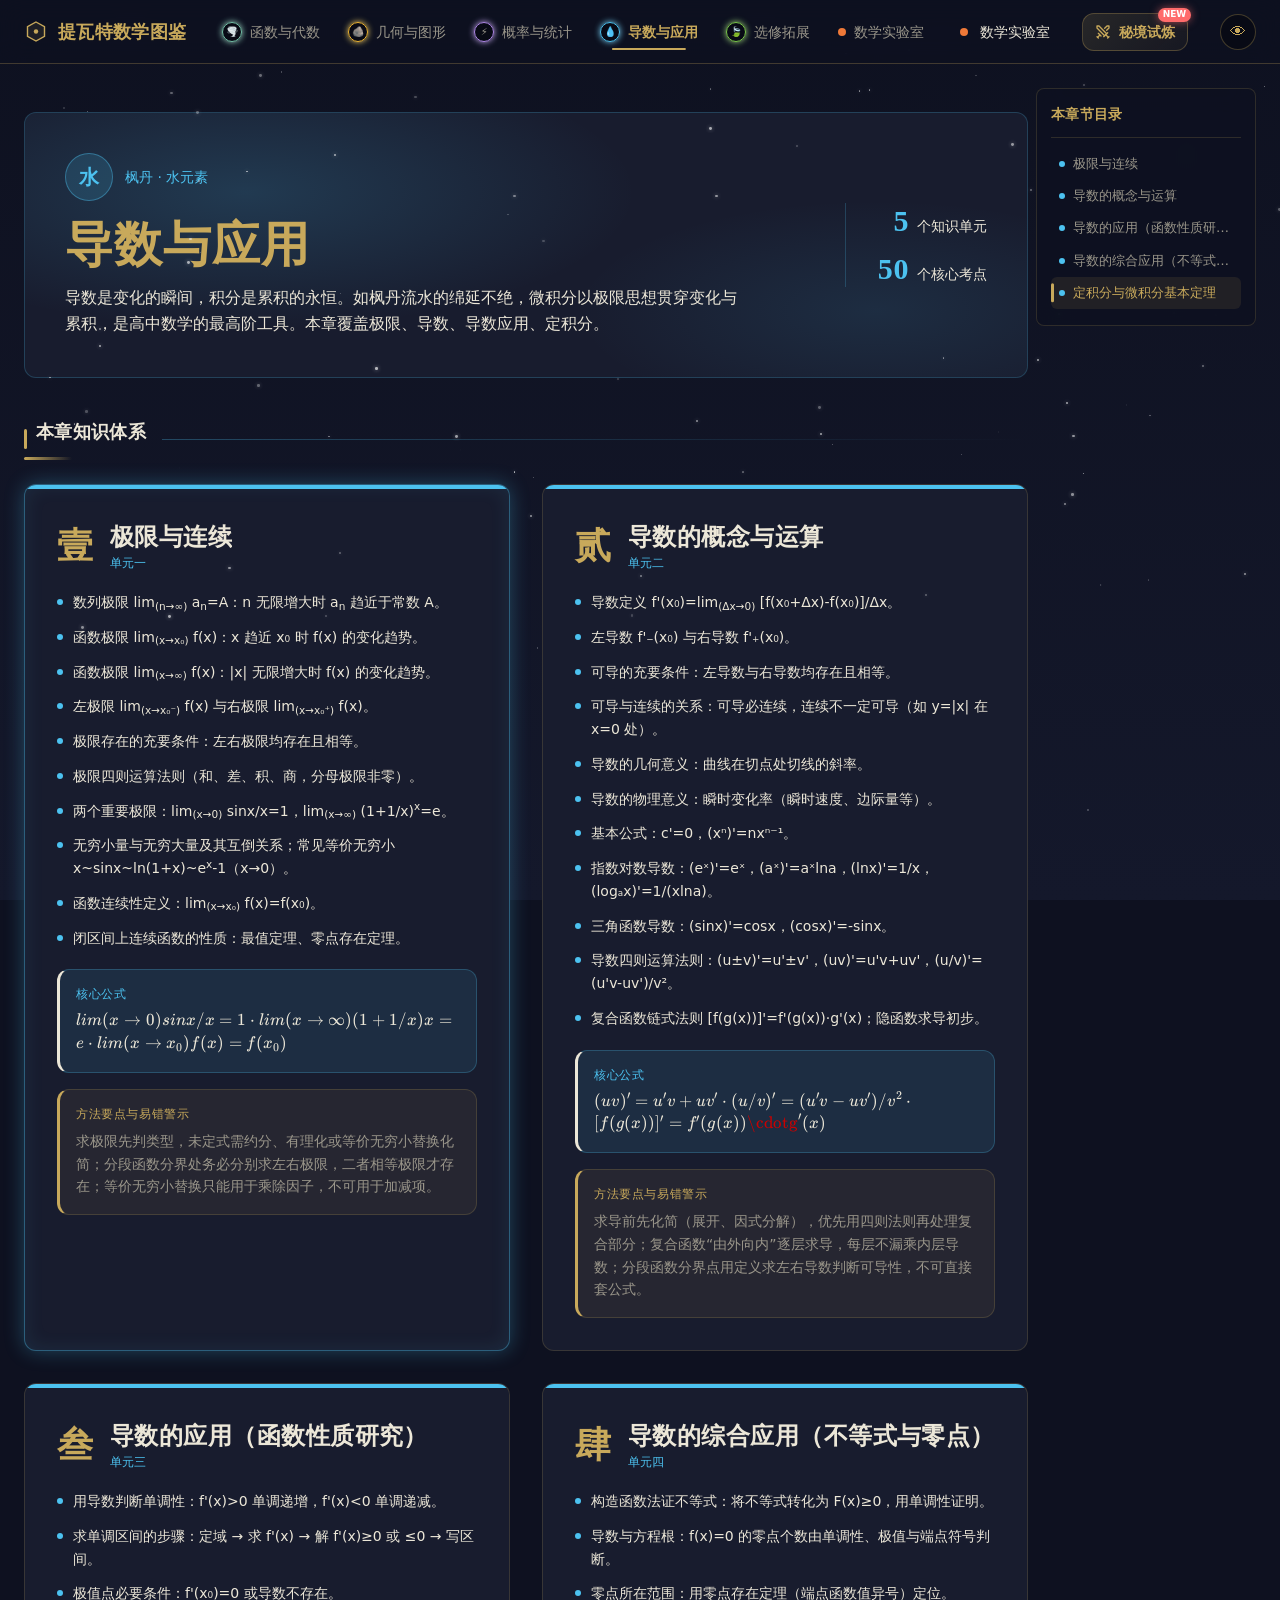
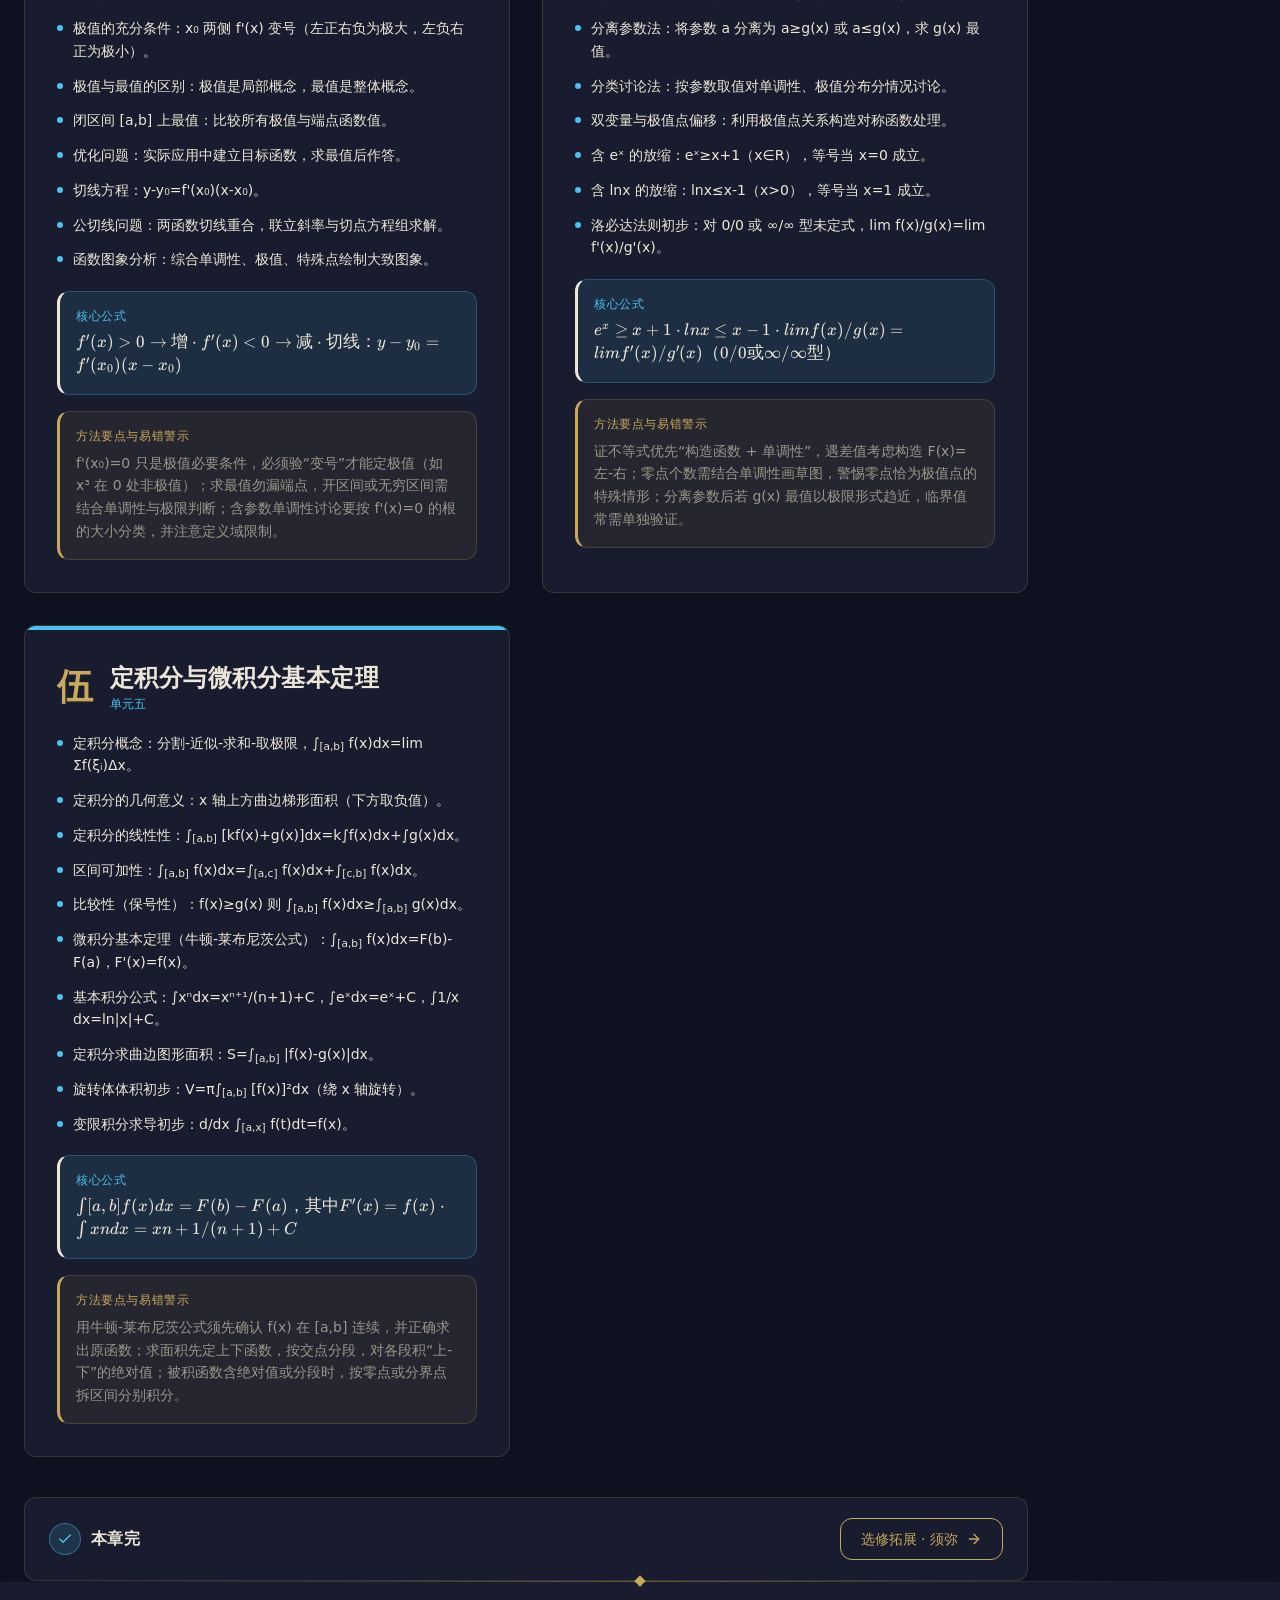
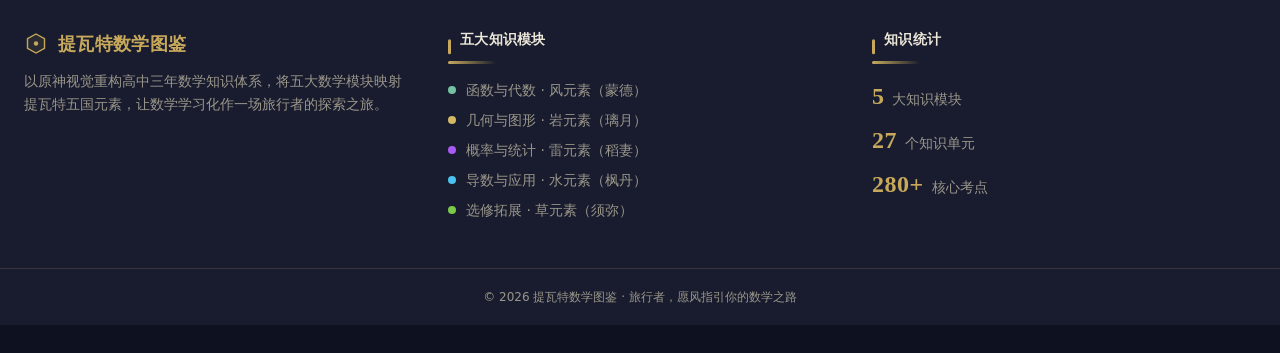
<file: calculus.html>
<!DOCTYPE html>
<html lang="zh" class="dark">
<head>
    <meta charset="UTF-8">
    <meta name="viewport" content="width=device-width, initial-scale=1.0, viewport-fit=cover">
    <meta name="apple-mobile-web-app-capable" content="yes">
    <meta name="apple-mobile-web-app-status-bar-style" content="black-translucent">
    <meta name="theme-color" content="#0D0B1A">
    <meta http-equiv="Cache-Control" content="no-cache, no-store, must-revalidate"><meta http-equiv="Pragma" content="no-cache"><meta http-equiv="Expires" content="0">
    <title>提瓦特数学图鉴</title>
    <meta name="description" content="微积分知识页：极限、导数、积分与微分方程的高中知识点总结。">
    <meta property="og:title" content="微积分 · 提瓦特数学图鉴">
    <meta property="og:description" content="极限、导数、积分与微分方程的高中知识点总结。">
    <meta property="og:type" content="website">
    <meta property="og:url" content="https://ll-lk.github.io/yuanshen/calculus.html">
    <meta property="og:image" content="https://ll-lk.github.io/yuanshen/assets/favicon.svg">
    <link rel="canonical" href="https://ll-lk.github.io/yuanshen/calculus.html">
    <meta name="twitter:card" content="summary">
    <meta name="twitter:title" content="微积分 · 提瓦特数学图鉴">
    <meta name="twitter:description" content="极限、导数、积分与微分方程的高中知识点总结。">
    <link rel="preload" href="assets/favicon.svg" as="image" type="image/svg+xml">
    <link rel="preconnect" href="https://genshin.jmp.blue">
    <link rel="dns-prefetch" href="https://genshin.jmp.blue">
    <script type="application/ld+json">
    {
      "@context": "https://schema.org",
      "@type": "WebPage",
      "name": "微积分 · 提瓦特数学图鉴",
      "description": "极限、导数、积分与微分方程的高中知识点总结。",
      "url": "https://ll-lk.github.io/yuanshen/calculus.html",
      "isPartOf": {
        "@type": "WebSite",
        "name": "提瓦特数学图鉴",
        "url": "https://ll-lk.github.io/yuanshen/"
      }
    }
    </script>
    <link rel="icon" href="assets/favicon.svg" type="image/svg+xml">
    <link rel="manifest" href="manifest.json">
    <link rel="apple-touch-icon" href="assets/favicon.svg">
    <style id="theme-vars">
/* ============================================================
   提瓦特数学图鉴 · 原神视觉风格配色与字体系统
   Brand prefix: genshin
   主色：原神金（命之座/品质金）· 背景：提瓦特夜空深蓝紫
   ============================================================ */

/* ---------- Light Mode（浅色·白日提瓦特） ---------- */
:root {
  --genshin-primary: #B8932E;
  --genshin-primary-foreground: #FBF7EC;

  --genshin-primary-50: #FBF6E7;
  --genshin-primary-100: #F3E8C2;
  --genshin-primary-200: #E7D08A;
  --genshin-primary-300: #D9B85A;
  --genshin-primary-400: #C8A14A;
  --genshin-primary-500: #B8932E;
  --genshin-primary-600: #9A7826;
  --genshin-primary-700: #7C5F20;
  --genshin-primary-800: #5E471A;
  --genshin-primary-900: #423014;
  --genshin-primary-950: #2A1E0C;

  /* 中性色 —— 暖羊皮纸 / 石板 */
  --genshin-background: #F6F1E4;
  --genshin-foreground: #2A2418;
  --genshin-card: #FBF7EC;
  --genshin-card-foreground: #2A2418;
  --genshin-popover: #FBF7EC;
  --genshin-popover-foreground: #2A2418;
  --genshin-muted: #E7DFC9;
  --genshin-muted-foreground: #6B6048;
  --genshin-border: #D8CDA8;
  --genshin-input: #D8CDA8;
  --genshin-ring: #B8932E;

  /* 状态色 */
  --genshin-state-success: #4F9E78;
  --genshin-state-warning: #C8941E;
  --genshin-state-error: #C25442;
  --genshin-state-info: #4A93C2;

  /* 圆角 —— 原神 UI 偏方正克制 */
  --genshin-radius-small: 4px;
  --genshin-radius-medium: 8px;
  --genshin-radius-large: 12px;
  --genshin-radius-full: 9999px;
}

/* ---------- Dark Mode（深色·提瓦特夜空） 默认 ---------- */
.dark {
  --genshin-primary: #C8A95B;
  --genshin-primary-foreground: #1A1408;

  --genshin-primary-50: #2A1E0C;
  --genshin-primary-100: #423014;
  --genshin-primary-200: #5E471A;
  --genshin-primary-300: #7C5F20;
  --genshin-primary-400: #9A7826;
  --genshin-primary-500: #B8932E;
  --genshin-primary-600: #C8A95B;
  --genshin-primary-700: #D9B85A;
  --genshin-primary-800: #E7D08A;
  --genshin-primary-900: #F3E8C2;
  --genshin-primary-950: #FBF6E7;

  /* 中性色 —— 提瓦特夜空深蓝紫 */
  --genshin-background: #0E1120;
  --genshin-foreground: #ECE7D8;
  --genshin-card: #181C2E;
  --genshin-card-foreground: #ECE7D8;
  --genshin-popover: #1F2438;
  --genshin-popover-foreground: #ECE7D8;
  --genshin-muted: #262B42;
  --genshin-muted-foreground: #9A968A;
  --genshin-border: rgba(200, 169, 91, 0.18);
  --genshin-input: rgba(200, 169, 91, 0.28);
  --genshin-ring: #C8A95B;

  /* 状态色 */
  --genshin-state-success: #74C2A1;
  --genshin-state-warning: #E6B445;
  --genshin-state-error: #D97766;
  --genshin-state-info: #6FB7E0;
}

/* ---------- Tailwind @theme inline 映射 ---------- */
@theme inline {
  --color-background: var(--genshin-background);
  --color-foreground: var(--genshin-foreground);
  --color-card: var(--genshin-card);
  --color-card-foreground: var(--genshin-card-foreground);
  --color-popover: var(--genshin-popover);
  --color-popover-foreground: var(--genshin-popover-foreground);
  --color-primary: var(--genshin-primary);
  --color-primary-foreground: var(--genshin-primary-foreground);
  --color-muted: var(--genshin-muted);
  --color-muted-foreground: var(--genshin-muted-foreground);
  --color-border: var(--genshin-border);
  --color-input: var(--genshin-input);
  --color-ring: var(--genshin-ring);

  --color-state-success: var(--genshin-state-success);
  --color-state-warning: var(--genshin-state-warning);
  --color-state-error: var(--genshin-state-error);
  --color-state-info: var(--genshin-state-info);

  --radius-sm: var(--genshin-radius-small);
  --radius-md: var(--genshin-radius-medium);
  --radius-lg: var(--genshin-radius-large);
  --radius-full: var(--genshin-radius-full);
}

/* ---------- 字体系统 ---------- */
/* 标题：衬线体（奇幻史诗感） · 正文：无衬线（现代易读） */
.font-display {
  font-family: "Noto Serif SC", "Songti SC", "STSong", serif;
  font-weight: 600;
  letter-spacing: 0.02em;
}
.font-body {
  font-family: "Noto Sans SC", "PingFang SC", "Microsoft YaHei", system-ui, sans-serif;
}

    @keyframes pulse{0%,100%{transform:scale(1);opacity:1}50%{transform:scale(1.15);opacity:0.85}}
</style>
    <script src="assets/vendor/tailwind-browser-4.3.1.js"></script>
    <script src="assets/vendor/lucide-1.8.0.min.js"></script>
    <link rel="stylesheet" href="assets/vendor/katex/katex.min.css">
    <script src="assets/vendor/katex/katex.min.js"></script>
    <style type="text/tailwindcss">
  @theme inline {
    --color-background: var(--genshin-background);
    --color-foreground: var(--genshin-foreground);
    --color-card: var(--genshin-card);
    --color-card-foreground: var(--genshin-card-foreground);
    --color-popover: var(--genshin-popover);
    --color-popover-foreground: var(--genshin-popover-foreground);
    --color-primary: var(--genshin-primary);
    --color-primary-foreground: var(--genshin-primary-foreground);
    --color-muted: var(--genshin-muted);
    --color-muted-foreground: var(--genshin-muted-foreground);
    --color-border: var(--genshin-border);
    --color-input: var(--genshin-input);
    --color-ring: var(--genshin-ring);
    --radius-sm: var(--genshin-radius-small);
    --radius-md: var(--genshin-radius-medium);
    --radius-lg: var(--genshin-radius-large);
  }
  @layer base {
    body { background: var(--genshin-background); color: var(--genshin-foreground); }
    td, th { @apply break-words; word-break: break-all; word-break: auto-phrase; }
    th { @apply whitespace-nowrap; }
  }
    </style>
    <style id="semantic-token-fallback">
      .bg-background { background-color: var(--genshin-background); }
      .text-background { color: var(--genshin-background); }
      .border-background { border-color: var(--genshin-background); }
      .ring-background { --tw-ring-color: var(--genshin-background); }
      .bg-foreground { background-color: var(--genshin-foreground); }
      .text-foreground { color: var(--genshin-foreground); }
      .border-foreground { border-color: var(--genshin-foreground); }
      .ring-foreground { --tw-ring-color: var(--genshin-foreground); }
      .bg-card { background-color: var(--genshin-card); }
      .text-card { color: var(--genshin-card); }
      .border-card { border-color: var(--genshin-card); }
      .ring-card { --tw-ring-color: var(--genshin-card); }
      .bg-card-foreground { background-color: var(--genshin-card-foreground); }
      .text-card-foreground { color: var(--genshin-card-foreground); }
      .border-card-foreground { border-color: var(--genshin-card-foreground); }
      .ring-card-foreground { --tw-ring-color: var(--genshin-card-foreground); }
      .bg-popover { background-color: var(--genshin-popover); }
      .text-popover { color: var(--genshin-popover); }
      .border-popover { border-color: var(--genshin-popover); }
      .ring-popover { --tw-ring-color: var(--genshin-popover); }
      .bg-popover-foreground { background-color: var(--genshin-popover-foreground); }
      .text-popover-foreground { color: var(--genshin-popover-foreground); }
      .border-popover-foreground { border-color: var(--genshin-popover-foreground); }
      .ring-popover-foreground { --tw-ring-color: var(--genshin-popover-foreground); }
      .bg-primary { background-color: var(--genshin-primary); }
      .text-primary { color: var(--genshin-primary); }
      .border-primary { border-color: var(--genshin-primary); }
      .ring-primary { --tw-ring-color: var(--genshin-primary); }
      .bg-primary-foreground { background-color: var(--genshin-primary-foreground); }
      .text-primary-foreground { color: var(--genshin-primary-foreground); }
      .border-primary-foreground { border-color: var(--genshin-primary-foreground); }
      .ring-primary-foreground { --tw-ring-color: var(--genshin-primary-foreground); }
      .bg-muted { background-color: var(--genshin-muted); }
      .text-muted { color: var(--genshin-muted); }
      .border-muted { border-color: var(--genshin-muted); }
      .ring-muted { --tw-ring-color: var(--genshin-muted); }
      .bg-muted-foreground { background-color: var(--genshin-muted-foreground); }
      .text-muted-foreground { color: var(--genshin-muted-foreground); }
      .border-muted-foreground { border-color: var(--genshin-muted-foreground); }
      .ring-muted-foreground { --tw-ring-color: var(--genshin-muted-foreground); }
      .bg-border { background-color: var(--genshin-border); }
      .text-border { color: var(--genshin-border); }
      .border-border { border-color: var(--genshin-border); }
      .ring-border { --tw-ring-color: var(--genshin-border); }
      .bg-input { background-color: var(--genshin-input); }
      .text-input { color: var(--genshin-input); }
      .border-input { border-color: var(--genshin-input); }
      .ring-input { --tw-ring-color: var(--genshin-input); }
      .bg-ring { background-color: var(--genshin-ring); }
      .text-ring { color: var(--genshin-ring); }
      .border-ring { border-color: var(--genshin-ring); }
      .ring-ring { --tw-ring-color: var(--genshin-ring); }
    </style>
    <style>
      .no-scrollbar::-webkit-scrollbar { display: none; }
      .no-scrollbar { -ms-overflow-style: none; scrollbar-width: none; }
      [data-icon] {
        display: inline-flex;
        align-items: center;
        justify-content: center;
        -webkit-mask-size: contain;
        mask-size: contain;
        -webkit-mask-repeat: no-repeat;
        mask-repeat: no-repeat;
        -webkit-mask-position: center;
        mask-position: center;
        background-color: currentColor;
      }
      .skip-link {
        position: absolute;
        width: 1px;
        height: 1px;
        padding: 0;
        margin: -1px;
        overflow: hidden;
        clip: rect(0, 0, 0, 0);
        white-space: nowrap;
        border: 0;
      }
      .skip-link:focus {
        position: fixed;
        top: 16px;
        left: 16px;
        width: auto;
        height: auto;
        padding: 12px 20px;
        margin: 0;
        clip: auto;
        white-space: normal;
        background: var(--genshin-primary);
        color: var(--genshin-primary-foreground);
        text-decoration: none;
        border-radius: 8px;
        z-index: 9999;
        box-shadow: 0 4px 20px rgba(0,0,0,0.4);
        font-weight: 600;
      }
    </style>
    <link rel="stylesheet" href="assets/genshin-enhancements.css">
    <noscript><style>.reveal,.hero-reveal{opacity:1!important;transform:none!important;animation:none!important}</style></noscript>
    <style id="enhanced-design">
/* === 提瓦特数学图鉴 · 排版与动画增强系统 === */
/* 性能安全：仅使用 transform + opacity（合成器友好），IntersectionObserver 替代 scroll 监听 */

/* 排版优化 */
body { line-height: 1.75; }
.section-title { position: relative; padding-bottom: 14px; }
.section-title::after {
  content: ''; position: absolute; bottom: 0; left: 0;
  width: 48px; height: 3px; border-radius: 2px;
  background: linear-gradient(90deg, var(--genshin-primary), transparent);
}

/* 滚动入场动画 (GPU 友好) */
.reveal {
  opacity: 0; transform: translateY(28px);
  transition: opacity .6s cubic-bezier(.22,1,.36,1), transform .6s cubic-bezier(.22,1,.36,1);
  transition-delay: var(--reveal-delay, 0ms);
}
.reveal.reveal-visible { opacity: 1; transform: translateY(0); }

/* 卡片悬浮提升 */
.genshin-card {
  transition: transform .3s cubic-bezier(.22,1,.36,1), border-color .3s, box-shadow .3s;
}
.genshin-card:hover {
  transform: translateY(-4px);
  border-color: rgba(200,169,91,.4);
  box-shadow: 0 8px 32px rgba(0,0,0,.3);
}

/* 导航栏动画下划线 */
.nav-link { position: relative; }
.nav-link::after {
  content: ''; position: absolute; bottom: 4px; left: 0;
  width: 0; height: 2px; border-radius: 1px;
  background: var(--genshin-primary);
  transition: width .3s cubic-bezier(.22,1,.36,1);
}
.nav-link:hover::after, .nav-link[data-active="true"]::after { width: 100%; }

/* 公式框 / 提示框左侧装饰边 */
.formula-box { border-left: 3px solid currentColor; }
.tip-box { border-left: 3px solid var(--genshin-primary); }

/* 下一章节 CTA 悬浮 */
.next-cta {
  transition: transform .3s cubic-bezier(.22,1,.36,1), border-color .3s;
}
.next-cta:hover { transform: translateY(-2px); border-color: rgba(200,169,91,.45); }

/* Hero 入场动画 */
.hero-reveal {
  opacity: 0; transform: translateY(20px);
  animation: heroFadeUp .8s cubic-bezier(.22,1,.36,1) forwards;
  animation-delay: var(--hero-delay, 0ms);
}
@keyframes heroFadeUp { to { opacity: 1; transform: translateY(0); } }

/* === 侧边章节目录 TOC（v3 新增） === */
/* 锚点目标上边距，避免被固定导航栏遮挡 */
article[id^="kp-"] { scroll-margin-top: 90px; }

/* 桌面端固定侧边目录 */
.toc-desktop {
  position: fixed;
  right: 24px;
  top: 88px;
  width: 220px;
  max-height: calc(100vh - 120px);
  overflow-y: auto;
  background: rgba(14, 17, 32, 0.85);
  -webkit-backdrop-filter: blur(12px);
  backdrop-filter: blur(12px);
  border: 1px solid rgba(200, 169, 91, 0.18);
  border-radius: 8px;
  padding: 16px 14px;
  z-index: 40;
}
.toc-desktop::-webkit-scrollbar { width: 4px; }
.toc-desktop::-webkit-scrollbar-thumb { background: rgba(200, 169, 91, 0.25); border-radius: 2px; }

/* TOC 条目（桌面端与移动端面板共用） */
.toc-item {
  display: flex;
  align-items: center;
  gap: 8px;
  padding: 7px 8px;
  border-radius: 6px;
  font-size: 13px;
  color: var(--genshin-muted-foreground);
  cursor: pointer;
  transition: color .2s ease, background .2s ease;
  text-decoration: none;
  line-height: 1.4;
  position: relative;
}
.toc-item .toc-text {
  flex: 1;
  min-width: 0;
  overflow: hidden;
  text-overflow: ellipsis;
  white-space: nowrap;
}
.toc-item:hover {
  background: rgba(200, 169, 91, 0.08);
  color: var(--genshin-foreground);
}
.toc-item.toc-active {
  color: var(--genshin-primary);
  background: rgba(200, 169, 91, 0.10);
}
.toc-item.toc-active::before {
  content: '';
  position: absolute;
  left: 0;
  top: 50%;
  transform: translateY(-50%);
  width: 3px;
  height: 60%;
  background: var(--genshin-primary);
  border-radius: 2px;
}

/* 移动端浮动目录下拉面板 */
.toc-mobile-panel {
  position: absolute;
  right: 0;
  bottom: 56px;
  width: 220px;
  max-height: calc(100vh - 120px);
  overflow-y: auto;
  background: rgba(14, 17, 32, 0.92);
  -webkit-backdrop-filter: blur(12px);
  backdrop-filter: blur(12px);
  border: 1px solid rgba(200, 169, 91, 0.18);
  border-radius: 8px;
  padding: 16px 14px;
  box-shadow: 0 8px 32px rgba(0, 0, 0, 0.4);
}

/* 移动端：将“回到顶部”按钮移至左下，避免与目录浮动按钮重叠 */
@media (max-width: 767px) {
  #back-to-top { right: auto; left: 24px; }
}

/* reduced-motion 完全禁用动画 */
@media (prefers-reduced-motion: reduce) {
  .reveal { opacity: 1; transform: none; transition: none; }
  .hero-reveal { opacity: 1; transform: none; animation: none; }
  .genshin-card, .next-cta { transition: none; }
  .genshin-card:hover, .next-cta:hover { transform: none; }
  .toc-item { transition: none; }
  html { scroll-behavior: auto; }
  * { animation-duration: .01ms !important; transition-duration: .01ms !important; }
}
    </style>
</head>
<body class="min-h-screen font-sans antialiased">
    <a href="#main" class="skip-link">跳到主要内容</a>
    <!-- ===== 顶部固定导航栏 ===== -->
    <nav class="fixed top-0 inset-x-0 z-50" style="background: rgba(14,17,32,0.85); backdrop-filter: blur(12px); -webkit-backdrop-filter: blur(12px); border-bottom: 1px solid rgba(200,169,91,0.28);">
      <div class="max-w-7xl mx-auto px-6 h-16 flex items-center justify-between font-body">
        <a href="index.html" data-nav-key="home" class="brand-link flex items-center gap-2.5 cursor-pointer shrink-0">
          <svg width="24" height="24" viewBox="0 0 24 24" fill="none" class="shrink-0" aria-hidden="true">
            <path d="M12 2 L20.5 6.75 L20.5 16.25 L12 21 L3.5 16.25 L3.5 6.75 Z" stroke="#C8A95B" stroke-width="1.4" fill="rgba(200,169,91,0.10)"></path>
            <circle cx="12" cy="11.5" r="2.2" fill="#C8A95B"></circle>
          </svg>
          <span class="font-display text-lg whitespace-nowrap" style="color: var(--genshin-primary);">提瓦特数学图鉴</span>
        </a>
        <div class="hidden lg:flex items-center gap-5">
          <a href="functions.html" data-nav-key="functions" class="nav-link flex items-center gap-2 px-1 py-2 text-sm whitespace-nowrap">
            <span class="w-2 h-2 rounded-full shrink-0" style="background:#74C2A1;"></span>
            <span>函数与代数</span>
          </a>
          <a href="geometry.html" data-nav-key="geometry" class="nav-link flex items-center gap-2 px-1 py-2 text-sm whitespace-nowrap">
            <span class="w-2 h-2 rounded-full shrink-0" style="background:#D4B863;"></span>
            <span>几何与图形</span>
          </a>
          <a href="probability.html" data-nav-key="probability" class="nav-link flex items-center gap-2 px-1 py-2 text-sm whitespace-nowrap">
            <span class="w-2 h-2 rounded-full shrink-0" style="background:#A85AF5;"></span>
            <span>概率与统计</span>
          </a>
          <a href="calculus.html" data-nav-key="calculus" data-active="true" class="nav-link flex items-center gap-2 px-1 py-2 text-sm whitespace-nowrap">
            <span class="w-2 h-2 rounded-full shrink-0" style="background:#4CC2F0;"></span>
            <span>导数与应用</span>
          </a>
          <a href="elective.html" data-nav-key="elective" class="nav-link flex items-center gap-2 px-1 py-2 text-sm whitespace-nowrap">
            <span class="w-2 h-2 rounded-full shrink-0" style="background:#7BC94A;"></span>
            <span>选修拓展</span>
          </a>
          <a href="lab.html" data-nav-key="lab" class="nav-link flex items-center gap-2 px-1 py-2 text-sm whitespace-nowrap">
            <span class="w-2 h-2 rounded-full shrink-0" style="background:#EF7938;"></span>
            <span>数学实验室</span>
          </a>
          <a href="lab.html" data-nav-key="lab" class="mobile-nav-link flex items-center gap-3 px-3 py-3 rounded-lg text-sm transition-colors hover:bg-[#C8A95B]/10" style="color: var(--genshin-foreground);"><span class="w-2 h-2 rounded-full shrink-0" style="background:#EF7938;"></span>数学实验室</a>
          <a href="challenge.html" data-nav-key="challenge" class="nav-link flex items-center gap-2 px-3 py-2 text-sm whitespace-nowrap rounded-lg" style="position:relative;background: linear-gradient(135deg, rgba(200,169,91,0.15), rgba(200,169,91,0.05)); border: 1px solid rgba(200,169,91,0.3); color: #C8A95B; font-weight: 600;"><i data-lucide="swords" class="w-4 h-4"></i><span>秘境试炼</span><span class="NEW-badge" style="position:absolute;top:-6px;right:-4px;background:#FF6B6B;color:#fff;font-size:9px;padding:1px 5px;border-radius:8px;font-weight:700;line-height:1.3;box-shadow:0 0 8px rgba(255,107,107,0.6);animation:pulse 2s infinite;">NEW</span>
          </a>
</div>
        <button id="mobile-menu-toggle" type="button" aria-label="打开菜单" aria-expanded="false" class="lg:hidden inline-flex items-center justify-center w-11 h-11 rounded-lg transition-colors hover:bg-[#C8A95B]/10" style="color: var(--genshin-primary); border: 1px solid var(--genshin-border);">
          <svg class="menu-icon-open" width="20" height="20" viewBox="0 0 24 24" fill="none" stroke="currentColor" stroke-width="2" stroke-linecap="round"><line x1="3" y1="6" x2="21" y2="6"/><line x1="3" y1="12" x2="21" y2="12"/><line x1="3" y1="18" x2="21" y2="18"/></svg>
          <svg class="menu-icon-close hidden" width="20" height="20" viewBox="0 0 24 24" fill="none" stroke="currentColor" stroke-width="2" stroke-linecap="round"><line x1="6" y1="6" x2="18" y2="18"/><line x1="18" y1="6" x2="6" y2="18"/></svg>
        </button>
      </div>
      <div id="mobile-menu" class="lg:hidden hidden border-t" style="background: rgba(14,17,32,0.97); backdrop-filter: blur(12px); -webkit-backdrop-filter: blur(12px); border-color: var(--genshin-border);">
        <div class="max-w-7xl mx-auto px-6 py-3 flex flex-col gap-1 font-body">
          <a href="functions.html" data-nav-key="functions" class="mobile-nav-link flex items-center gap-3 px-3 py-3 rounded-lg text-sm transition-colors hover:bg-[#C8A95B]/10" style="color: var(--genshin-foreground);"><span class="w-2 h-2 rounded-full shrink-0" style="background:#74C2A1;"></span>函数与代数</a>
          <a href="geometry.html" data-nav-key="geometry" class="mobile-nav-link flex items-center gap-3 px-3 py-3 rounded-lg text-sm transition-colors hover:bg-[#C8A95B]/10" style="color: var(--genshin-foreground);"><span class="w-2 h-2 rounded-full shrink-0" style="background:#D4B863;"></span>几何与图形</a>
          <a href="probability.html" data-nav-key="probability" class="mobile-nav-link flex items-center gap-3 px-3 py-3 rounded-lg text-sm transition-colors hover:bg-[#C8A95B]/10" style="color: var(--genshin-foreground);"><span class="w-2 h-2 rounded-full shrink-0" style="background:#A85AF5;"></span>概率与统计</a>
          <a href="calculus.html" data-nav-key="calculus" class="mobile-nav-link flex items-center gap-3 px-3 py-3 rounded-lg text-sm transition-colors hover:bg-[#C8A95B]/10" style="color: var(--genshin-foreground);"><span class="w-2 h-2 rounded-full shrink-0" style="background:#4CC2F0;"></span>导数与应用</a>
          <a href="elective.html" data-nav-key="elective" class="mobile-nav-link flex items-center gap-3 px-3 py-3 rounded-lg text-sm transition-colors hover:bg-[#C8A95B]/10" style="color: var(--genshin-foreground);"><span class="w-2 h-2 rounded-full shrink-0" style="background:#7BC94A;"></span>选修拓展</a>
          <a href="challenge.html" data-nav-key="challenge" class="mobile-nav-link flex items-center gap-3 px-3 py-3 rounded-lg text-sm transition-colors" style="color: #C8A95B; background: linear-gradient(135deg, rgba(200,169,91,0.15), rgba(200,169,91,0.05)); border: 1px solid rgba(200,169,91,0.3);"><i data-lucide="swords" class="w-4 h-4"></i>秘境试炼<span style="margin-left:4px;background:#FF6B6B;color:#fff;font-size:9px;padding:1px 5px;border-radius:8px;font-weight:700;">NEW</span></a>
        </div>
      </div>
    </nav>

    <!-- ===== 侧边章节目录 TOC（桌面端，v3 新增） ===== -->
    <aside class="toc-desktop hidden lg:block" aria-label="本章节目录">
      <div class="font-display text-sm mb-3" style="color: var(--genshin-primary);">本章节目录</div>
      <div style="height:1px; background: rgba(200,169,91,0.18); margin-bottom: 10px;"></div>
      <nav>
        <a href="#kp-limit" class="toc-item"><span style="width:6px;height:6px;border-radius:50%;background:#4CC2F0;flex-shrink:0;"></span><span class="toc-text">极限与连续</span></a>
        <a href="#kp-derivative-concept" class="toc-item"><span style="width:6px;height:6px;border-radius:50%;background:#4CC2F0;flex-shrink:0;"></span><span class="toc-text">导数的概念与运算</span></a>
        <a href="#kp-derivative-application" class="toc-item"><span style="width:6px;height:6px;border-radius:50%;background:#4CC2F0;flex-shrink:0;"></span><span class="toc-text">导数的应用（函数性质研究）</span></a>
        <a href="#kp-derivative-comprehensive" class="toc-item"><span style="width:6px;height:6px;border-radius:50%;background:#4CC2F0;flex-shrink:0;"></span><span class="toc-text">导数的综合应用（不等式与零点）</span></a>
        <a href="#kp-integral" class="toc-item"><span style="width:6px;height:6px;border-radius:50%;background:#4CC2F0;flex-shrink:0;"></span><span class="toc-text">定积分与微积分基本定理</span></a>
      </nav>
    </aside>

    <!-- ===== 移动端浮动目录按钮（v3 新增） ===== -->
    <div class="lg:hidden" style="position: fixed; right: 20px; bottom: 24px; z-index: 50;">
      <button id="toc-mobile-btn" type="button" aria-label="打开章节目录" aria-expanded="false" style="width:48px;height:48px;border-radius:50%;background:var(--genshin-primary);color:var(--genshin-primary-foreground);display:inline-flex;align-items:center;justify-content:center;box-shadow:0 4px 20px rgba(0,0,0,0.4);cursor:pointer;border:none;">
        <svg width="22" height="22" viewBox="0 0 24 24" fill="none" stroke="currentColor" stroke-width="2" stroke-linecap="round" stroke-linejoin="round" aria-hidden="true"><line x1="8" y1="6" x2="21" y2="6"/><line x1="8" y1="12" x2="21" y2="12"/><line x1="8" y1="18" x2="21" y2="18"/><line x1="3" y1="6" x2="3.01" y2="6"/><line x1="3" y1="12" x2="3.01" y2="12"/><line x1="3" y1="18" x2="3.01" y2="18"/></svg>
      </button>
      <div id="toc-mobile-panel" class="toc-mobile-panel" style="display:none;">
        <div class="font-display text-sm mb-3" style="color: var(--genshin-primary);">本章节目录</div>
        <div style="height:1px; background: rgba(200,169,91,0.18); margin-bottom: 10px;"></div>
        <nav>
          <a href="#kp-limit" class="toc-item"><span style="width:6px;height:6px;border-radius:50%;background:#4CC2F0;flex-shrink:0;"></span><span class="toc-text">极限与连续</span></a>
          <a href="#kp-derivative-concept" class="toc-item"><span style="width:6px;height:6px;border-radius:50%;background:#4CC2F0;flex-shrink:0;"></span><span class="toc-text">导数的概念与运算</span></a>
          <a href="#kp-derivative-application" class="toc-item"><span style="width:6px;height:6px;border-radius:50%;background:#4CC2F0;flex-shrink:0;"></span><span class="toc-text">导数的应用（函数性质研究）</span></a>
          <a href="#kp-derivative-comprehensive" class="toc-item"><span style="width:6px;height:6px;border-radius:50%;background:#4CC2F0;flex-shrink:0;"></span><span class="toc-text">导数的综合应用（不等式与零点）</span></a>
          <a href="#kp-integral" class="toc-item"><span style="width:6px;height:6px;border-radius:50%;background:#4CC2F0;flex-shrink:0;"></span><span class="toc-text">定积分与微积分基本定理</span></a>
        </nav>
      </div>
    </div>

    <!-- ===== 主内容区（leaf 页面填充 SLOT） ===== -->
    <main class="font-body max-w-7xl mx-auto px-6 lg:pr-[252px] pt-28 pb-12" style="min-height: calc(100vh - 200px);">
    <!-- ===== 章节头部：水色光晕 ===== -->
    <section class="reveal relative overflow-hidden rounded-xl mb-10" style="border: 1px solid rgba(76,194,240,0.22); background: var(--genshin-card);">
      <div class="absolute inset-0 pointer-events-none" style="background: radial-gradient(ellipse 60% 80% at 22% 30%, rgba(76,194,240,0.18) 0%, transparent 65%), radial-gradient(ellipse 50% 70% at 85% 75%, rgba(76,194,240,0.10) 0%, transparent 60%);"></div>
      <div class="relative p-7 sm:p-10 grid gap-8 lg:grid-cols-[1fr_auto] lg:items-center">
        <div class="min-w-0">
          <div class="flex items-center gap-3 mb-5">
            <span class="flex items-center justify-center w-12 h-12 rounded-full font-display text-xl shrink-0 bg-[#4CC2F0]/15 border border-[#4CC2F0]/40 text-[#4CC2F0]">水</span>
            <span class="text-sm whitespace-nowrap text-[#4CC2F0]">枫丹 · 水元素</span>
          </div>
          <h1 class="font-display text-5xl mb-4" style="color: var(--genshin-primary); text-wrap: balance; word-break: keep-all; overflow-wrap: break-word;">导数与应用</h1>
          <p class="text-base leading-relaxed max-w-2xl" style="color: var(--genshin-foreground);">导数是变化的瞬间，积分是累积的永恒。如枫丹流水的绵延不绝，微积分以极限思想贯穿变化与累积，是高中数学的最高阶工具。本章覆盖极限、导数、导数应用、定积分。</p>
        </div>
        <div class="flex flex-row lg:flex-col gap-6 lg:gap-3 lg:text-right lg:pl-8 lg:border-l" style="border-color: rgba(76,194,240,0.22);">
          <div class="flex items-baseline gap-2 lg:justify-end">
            <span class="font-display text-3xl whitespace-nowrap text-[#4CC2F0]">5</span>
            <span class="text-sm whitespace-nowrap">个知识单元</span>
          </div>
          <div class="flex items-baseline gap-2 lg:justify-end">
            <span class="font-display text-3xl whitespace-nowrap text-[#4CC2F0]">50</span>
            <span class="text-sm whitespace-nowrap">个核心考点</span>
          </div>
        </div>
      </div>
    </section>

    <!-- ===== 知识体系分隔 ===== -->
    <div class="flex items-center gap-4 mb-6">
      <h2 class="section-title font-display text-lg whitespace-nowrap">本章知识体系</h2>
      <div class="flex-1 h-px" style="background: linear-gradient(to right, rgba(76,194,240,0.30) 0%, transparent 100%);"></div>
    </div>

    <!-- ===== 知识单元卡牌 ===== -->
    <div class="grid gap-8 lg:grid-cols-2">

      <!-- 单元一 · 极限与连续 -->
      <article id="kp-limit" class="genshin-card overflow-hidden reveal" style="--reveal-delay: 0ms;">
        <div class="h-1 bg-[#4CC2F0]"></div>
        <div class="p-6 sm:p-8">
          <div class="flex items-center gap-4 mb-5">
            <span class="font-display text-4xl shrink-0" style="color: var(--genshin-primary);">壹</span>
            <div class="min-w-0">
              <h2 class="font-display text-xl sm:text-2xl truncate">极限与连续</h2>
              <p class="text-xs text-[#4CC2F0] mt-0.5">单元一</p>
            </div>
          </div>
          <ul class="space-y-3 mb-5">
            <li class="flex items-start gap-2.5">
              <span class="w-1.5 h-1.5 rounded-full shrink-0 mt-2 bg-[#4CC2F0]"></span>
              <span class="text-sm leading-relaxed">数列极限 lim<sub>(n→∞)</sub> a<sub>n</sub>=A：n 无限增大时 a<sub>n</sub> 趋近于常数 A。</span>
            </li>
            <li class="flex items-start gap-2.5">
              <span class="w-1.5 h-1.5 rounded-full shrink-0 mt-2 bg-[#4CC2F0]"></span>
              <span class="text-sm leading-relaxed">函数极限 lim<sub>(x→x₀)</sub> f(x)：x 趋近 x₀ 时 f(x) 的变化趋势。</span>
            </li>
            <li class="flex items-start gap-2.5">
              <span class="w-1.5 h-1.5 rounded-full shrink-0 mt-2 bg-[#4CC2F0]"></span>
              <span class="text-sm leading-relaxed">函数极限 lim<sub>(x→∞)</sub> f(x)：|x| 无限增大时 f(x) 的变化趋势。</span>
            </li>
            <li class="flex items-start gap-2.5">
              <span class="w-1.5 h-1.5 rounded-full shrink-0 mt-2 bg-[#4CC2F0]"></span>
              <span class="text-sm leading-relaxed">左极限 lim<sub>(x→x₀⁻)</sub> f(x) 与右极限 lim<sub>(x→x₀⁺)</sub> f(x)。</span>
            </li>
            <li class="flex items-start gap-2.5">
              <span class="w-1.5 h-1.5 rounded-full shrink-0 mt-2 bg-[#4CC2F0]"></span>
              <span class="text-sm leading-relaxed">极限存在的充要条件：左右极限均存在且相等。</span>
            </li>
            <li class="flex items-start gap-2.5">
              <span class="w-1.5 h-1.5 rounded-full shrink-0 mt-2 bg-[#4CC2F0]"></span>
              <span class="text-sm leading-relaxed">极限四则运算法则（和、差、积、商，分母极限非零）。</span>
            </li>
            <li class="flex items-start gap-2.5">
              <span class="w-1.5 h-1.5 rounded-full shrink-0 mt-2 bg-[#4CC2F0]"></span>
              <span class="text-sm leading-relaxed">两个重要极限：lim<sub>(x→0)</sub> sinx/x=1，lim<sub>(x→∞)</sub> (1+1/x)<sup>x</sup>=e。</span>
            </li>
            <li class="flex items-start gap-2.5">
              <span class="w-1.5 h-1.5 rounded-full shrink-0 mt-2 bg-[#4CC2F0]"></span>
              <span class="text-sm leading-relaxed">无穷小量与无穷大量及其互倒关系；常见等价无穷小 x~sinx~ln(1+x)~e<sup>x</sup>-1（x→0）。</span>
            </li>
            <li class="flex items-start gap-2.5">
              <span class="w-1.5 h-1.5 rounded-full shrink-0 mt-2 bg-[#4CC2F0]"></span>
              <span class="text-sm leading-relaxed">函数连续性定义：lim<sub>(x→x₀)</sub> f(x)=f(x₀)。</span>
            </li>
            <li class="flex items-start gap-2.5">
              <span class="w-1.5 h-1.5 rounded-full shrink-0 mt-2 bg-[#4CC2F0]"></span>
              <span class="text-sm leading-relaxed">闭区间上连续函数的性质：最值定理、零点存在定理。</span>
            </li>
          </ul>
          <div class="formula-box rounded-lg bg-[#4CC2F0]/10 border border-[#4CC2F0]/25 p-4 mb-4">
            <p class="text-xs tracking-wider mb-2 text-[#4CC2F0]">核心公式</p>
            <code class="font-mono text-sm block leading-relaxed" style="color: var(--genshin-foreground);">lim<sub>(x→0)</sub> sinx/x = 1　·　lim<sub>(x→∞)</sub> (1+1/x)<sup>x</sup> = e　·　lim<sub>(x→x₀)</sub> f(x) = f(x₀)</code>
          </div>
          <div class="tip-box rounded-lg bg-[#C8A95B]/8 border border-[#C8A95B]/20 p-4">
            <p class="text-xs tracking-wider mb-2" style="color: var(--genshin-primary);">方法要点与易错警示</p>
            <p class="text-sm leading-relaxed" style="color: var(--genshin-muted-foreground);">求极限先判类型，未定式需约分、有理化或等价无穷小替换化简；分段函数分界处务必分别求左右极限，二者相等极限才存在；等价无穷小替换只能用于乘除因子，不可用于加减项。</p>
          </div>
        </div>
      </article>

      <!-- 单元二 · 导数的概念与运算 -->
      <article id="kp-derivative-concept" class="genshin-card overflow-hidden reveal" style="--reveal-delay: 80ms;">
        <div class="h-1 bg-[#4CC2F0]"></div>
        <div class="p-6 sm:p-8">
          <div class="flex items-center gap-4 mb-5">
            <span class="font-display text-4xl shrink-0" style="color: var(--genshin-primary);">贰</span>
            <div class="min-w-0">
              <h2 class="font-display text-xl sm:text-2xl truncate">导数的概念与运算</h2>
              <p class="text-xs text-[#4CC2F0] mt-0.5">单元二</p>
            </div>
          </div>
          <ul class="space-y-3 mb-5">
            <li class="flex items-start gap-2.5">
              <span class="w-1.5 h-1.5 rounded-full shrink-0 mt-2 bg-[#4CC2F0]"></span>
              <span class="text-sm leading-relaxed">导数定义 f'(x₀)=lim<sub>(Δx→0)</sub> [f(x₀+Δx)-f(x₀)]/Δx。</span>
            </li>
            <li class="flex items-start gap-2.5">
              <span class="w-1.5 h-1.5 rounded-full shrink-0 mt-2 bg-[#4CC2F0]"></span>
              <span class="text-sm leading-relaxed">左导数 f'₋(x₀) 与右导数 f'₊(x₀)。</span>
            </li>
            <li class="flex items-start gap-2.5">
              <span class="w-1.5 h-1.5 rounded-full shrink-0 mt-2 bg-[#4CC2F0]"></span>
              <span class="text-sm leading-relaxed">可导的充要条件：左导数与右导数均存在且相等。</span>
            </li>
            <li class="flex items-start gap-2.5">
              <span class="w-1.5 h-1.5 rounded-full shrink-0 mt-2 bg-[#4CC2F0]"></span>
              <span class="text-sm leading-relaxed">可导与连续的关系：可导必连续，连续不一定可导（如 y=|x| 在 x=0 处）。</span>
            </li>
            <li class="flex items-start gap-2.5">
              <span class="w-1.5 h-1.5 rounded-full shrink-0 mt-2 bg-[#4CC2F0]"></span>
              <span class="text-sm leading-relaxed">导数的几何意义：曲线在切点处切线的斜率。</span>
            </li>
            <li class="flex items-start gap-2.5">
              <span class="w-1.5 h-1.5 rounded-full shrink-0 mt-2 bg-[#4CC2F0]"></span>
              <span class="text-sm leading-relaxed">导数的物理意义：瞬时变化率（瞬时速度、边际量等）。</span>
            </li>
            <li class="flex items-start gap-2.5">
              <span class="w-1.5 h-1.5 rounded-full shrink-0 mt-2 bg-[#4CC2F0]"></span>
              <span class="text-sm leading-relaxed">基本公式：c'=0，(xⁿ)'=nxⁿ⁻¹。</span>
            </li>
            <li class="flex items-start gap-2.5">
              <span class="w-1.5 h-1.5 rounded-full shrink-0 mt-2 bg-[#4CC2F0]"></span>
              <span class="text-sm leading-relaxed">指数对数导数：(eˣ)'=eˣ，(aˣ)'=aˣlna，(lnx)'=1/x，(logₐx)'=1/(xlna)。</span>
            </li>
            <li class="flex items-start gap-2.5">
              <span class="w-1.5 h-1.5 rounded-full shrink-0 mt-2 bg-[#4CC2F0]"></span>
              <span class="text-sm leading-relaxed">三角函数导数：(sinx)'=cosx，(cosx)'=-sinx。</span>
            </li>
            <li class="flex items-start gap-2.5">
              <span class="w-1.5 h-1.5 rounded-full shrink-0 mt-2 bg-[#4CC2F0]"></span>
              <span class="text-sm leading-relaxed">导数四则运算法则：(u±v)'=u'±v'，(uv)'=u'v+uv'，(u/v)'=(u'v-uv')/v²。</span>
            </li>
            <li class="flex items-start gap-2.5">
              <span class="w-1.5 h-1.5 rounded-full shrink-0 mt-2 bg-[#4CC2F0]"></span>
              <span class="text-sm leading-relaxed">复合函数链式法则 [f(g(x))]'=f'(g(x))·g'(x)；隐函数求导初步。</span>
            </li>
          </ul>
          <div class="formula-box rounded-lg bg-[#4CC2F0]/10 border border-[#4CC2F0]/25 p-4 mb-4">
            <p class="text-xs tracking-wider mb-2 text-[#4CC2F0]">核心公式</p>
            <code class="font-mono text-sm block leading-relaxed" style="color: var(--genshin-foreground);">(uv)' = u'v + uv'　·　(u/v)' = (u'v - uv')/v²　·　[f(g(x))]' = f'(g(x))·g'(x)</code>
          </div>
          <div class="tip-box rounded-lg bg-[#C8A95B]/8 border border-[#C8A95B]/20 p-4">
            <p class="text-xs tracking-wider mb-2" style="color: var(--genshin-primary);">方法要点与易错警示</p>
            <p class="text-sm leading-relaxed" style="color: var(--genshin-muted-foreground);">求导前先化简（展开、因式分解），优先用四则法则再处理复合部分；复合函数“由外向内”逐层求导，每层不漏乘内层导数；分段函数分界点用定义求左右导数判断可导性，不可直接套公式。</p>
          </div>
        </div>
      </article>

      <!-- 单元三 · 导数的应用 -->
      <article id="kp-derivative-application" class="genshin-card overflow-hidden reveal" style="--reveal-delay: 160ms;">
        <div class="h-1 bg-[#4CC2F0]"></div>
        <div class="p-6 sm:p-8">
          <div class="flex items-center gap-4 mb-5">
            <span class="font-display text-4xl shrink-0" style="color: var(--genshin-primary);">叁</span>
            <div class="min-w-0">
              <h2 class="font-display text-xl sm:text-2xl truncate">导数的应用（函数性质研究）</h2>
              <p class="text-xs text-[#4CC2F0] mt-0.5">单元三</p>
            </div>
          </div>
          <ul class="space-y-3 mb-5">
            <li class="flex items-start gap-2.5">
              <span class="w-1.5 h-1.5 rounded-full shrink-0 mt-2 bg-[#4CC2F0]"></span>
              <span class="text-sm leading-relaxed">用导数判断单调性：f'(x)&gt;0 单调递增，f'(x)&lt;0 单调递减。</span>
            </li>
            <li class="flex items-start gap-2.5">
              <span class="w-1.5 h-1.5 rounded-full shrink-0 mt-2 bg-[#4CC2F0]"></span>
              <span class="text-sm leading-relaxed">求单调区间的步骤：定域 → 求 f'(x) → 解 f'(x)≥0 或 ≤0 → 写区间。</span>
            </li>
            <li class="flex items-start gap-2.5">
              <span class="w-1.5 h-1.5 rounded-full shrink-0 mt-2 bg-[#4CC2F0]"></span>
              <span class="text-sm leading-relaxed">极值点必要条件：f'(x₀)=0 或导数不存在。</span>
            </li>
            <li class="flex items-start gap-2.5">
              <span class="w-1.5 h-1.5 rounded-full shrink-0 mt-2 bg-[#4CC2F0]"></span>
              <span class="text-sm leading-relaxed">极值的充分条件：x₀ 两侧 f'(x) 变号（左正右负为极大，左负右正为极小）。</span>
            </li>
            <li class="flex items-start gap-2.5">
              <span class="w-1.5 h-1.5 rounded-full shrink-0 mt-2 bg-[#4CC2F0]"></span>
              <span class="text-sm leading-relaxed">极值与最值的区别：极值是局部概念，最值是整体概念。</span>
            </li>
            <li class="flex items-start gap-2.5">
              <span class="w-1.5 h-1.5 rounded-full shrink-0 mt-2 bg-[#4CC2F0]"></span>
              <span class="text-sm leading-relaxed">闭区间 [a,b] 上最值：比较所有极值与端点函数值。</span>
            </li>
            <li class="flex items-start gap-2.5">
              <span class="w-1.5 h-1.5 rounded-full shrink-0 mt-2 bg-[#4CC2F0]"></span>
              <span class="text-sm leading-relaxed">优化问题：实际应用中建立目标函数，求最值后作答。</span>
            </li>
            <li class="flex items-start gap-2.5">
              <span class="w-1.5 h-1.5 rounded-full shrink-0 mt-2 bg-[#4CC2F0]"></span>
              <span class="text-sm leading-relaxed">切线方程：y-y₀=f'(x₀)(x-x₀)。</span>
            </li>
            <li class="flex items-start gap-2.5">
              <span class="w-1.5 h-1.5 rounded-full shrink-0 mt-2 bg-[#4CC2F0]"></span>
              <span class="text-sm leading-relaxed">公切线问题：两函数切线重合，联立斜率与切点方程组求解。</span>
            </li>
            <li class="flex items-start gap-2.5">
              <span class="w-1.5 h-1.5 rounded-full shrink-0 mt-2 bg-[#4CC2F0]"></span>
              <span class="text-sm leading-relaxed">函数图象分析：综合单调性、极值、特殊点绘制大致图象。</span>
            </li>
          </ul>
          <div class="formula-box rounded-lg bg-[#4CC2F0]/10 border border-[#4CC2F0]/25 p-4 mb-4">
            <p class="text-xs tracking-wider mb-2 text-[#4CC2F0]">核心公式</p>
            <code class="font-mono text-sm block leading-relaxed" style="color: var(--genshin-foreground);">f'(x) &gt; 0 → 增　·　f'(x) &lt; 0 → 减　·　切线：y - y₀ = f'(x₀)(x - x₀)</code>
          </div>
          <div class="tip-box rounded-lg bg-[#C8A95B]/8 border border-[#C8A95B]/20 p-4">
            <p class="text-xs tracking-wider mb-2" style="color: var(--genshin-primary);">方法要点与易错警示</p>
            <p class="text-sm leading-relaxed" style="color: var(--genshin-muted-foreground);">f'(x₀)=0 只是极值必要条件，必须验“变号”才能定极值（如 x³ 在 0 处非极值）；求最值勿漏端点，开区间或无穷区间需结合单调性与极限判断；含参数单调性讨论要按 f'(x)=0 的根的大小分类，并注意定义域限制。</p>
          </div>
        </div>
      </article>

      <!-- 单元四 · 导数的综合应用 -->
      <article id="kp-derivative-comprehensive" class="genshin-card overflow-hidden reveal" style="--reveal-delay: 240ms;">
        <div class="h-1 bg-[#4CC2F0]"></div>
        <div class="p-6 sm:p-8">
          <div class="flex items-center gap-4 mb-5">
            <span class="font-display text-4xl shrink-0" style="color: var(--genshin-primary);">肆</span>
            <div class="min-w-0">
              <h2 class="font-display text-xl sm:text-2xl truncate">导数的综合应用（不等式与零点）</h2>
              <p class="text-xs text-[#4CC2F0] mt-0.5">单元四</p>
            </div>
          </div>
          <ul class="space-y-3 mb-5">
            <li class="flex items-start gap-2.5">
              <span class="w-1.5 h-1.5 rounded-full shrink-0 mt-2 bg-[#4CC2F0]"></span>
              <span class="text-sm leading-relaxed">构造函数法证不等式：将不等式转化为 F(x)≥0，用单调性证明。</span>
            </li>
            <li class="flex items-start gap-2.5">
              <span class="w-1.5 h-1.5 rounded-full shrink-0 mt-2 bg-[#4CC2F0]"></span>
              <span class="text-sm leading-relaxed">导数与方程根：f(x)=0 的零点个数由单调性、极值与端点符号判断。</span>
            </li>
            <li class="flex items-start gap-2.5">
              <span class="w-1.5 h-1.5 rounded-full shrink-0 mt-2 bg-[#4CC2F0]"></span>
              <span class="text-sm leading-relaxed">零点所在范围：用零点存在定理（端点函数值异号）定位。</span>
            </li>
            <li class="flex items-start gap-2.5">
              <span class="w-1.5 h-1.5 rounded-full shrink-0 mt-2 bg-[#4CC2F0]"></span>
              <span class="text-sm leading-relaxed">分离参数法：将参数 a 分离为 a≥g(x) 或 a≤g(x)，求 g(x) 最值。</span>
            </li>
            <li class="flex items-start gap-2.5">
              <span class="w-1.5 h-1.5 rounded-full shrink-0 mt-2 bg-[#4CC2F0]"></span>
              <span class="text-sm leading-relaxed">分类讨论法：按参数取值对单调性、极值分布分情况讨论。</span>
            </li>
            <li class="flex items-start gap-2.5">
              <span class="w-1.5 h-1.5 rounded-full shrink-0 mt-2 bg-[#4CC2F0]"></span>
              <span class="text-sm leading-relaxed">双变量与极值点偏移：利用极值点关系构造对称函数处理。</span>
            </li>
            <li class="flex items-start gap-2.5">
              <span class="w-1.5 h-1.5 rounded-full shrink-0 mt-2 bg-[#4CC2F0]"></span>
              <span class="text-sm leading-relaxed">含 eˣ 的放缩：eˣ≥x+1（x∈R），等号当 x=0 成立。</span>
            </li>
            <li class="flex items-start gap-2.5">
              <span class="w-1.5 h-1.5 rounded-full shrink-0 mt-2 bg-[#4CC2F0]"></span>
              <span class="text-sm leading-relaxed">含 lnx 的放缩：lnx≤x-1（x&gt;0），等号当 x=1 成立。</span>
            </li>
            <li class="flex items-start gap-2.5">
              <span class="w-1.5 h-1.5 rounded-full shrink-0 mt-2 bg-[#4CC2F0]"></span>
              <span class="text-sm leading-relaxed">洛必达法则初步：对 0/0 或 ∞/∞ 型未定式，lim f(x)/g(x)=lim f'(x)/g'(x)。</span>
            </li>
          </ul>
          <div class="formula-box rounded-lg bg-[#4CC2F0]/10 border border-[#4CC2F0]/25 p-4 mb-4">
            <p class="text-xs tracking-wider mb-2 text-[#4CC2F0]">核心公式</p>
            <code class="font-mono text-sm block leading-relaxed" style="color: var(--genshin-foreground);">eˣ ≥ x + 1　·　lnx ≤ x - 1　·　lim f(x)/g(x) = lim f'(x)/g'(x)（0/0 或 ∞/∞ 型）</code>
          </div>
          <div class="tip-box rounded-lg bg-[#C8A95B]/8 border border-[#C8A95B]/20 p-4">
            <p class="text-xs tracking-wider mb-2" style="color: var(--genshin-primary);">方法要点与易错警示</p>
            <p class="text-sm leading-relaxed" style="color: var(--genshin-muted-foreground);">证不等式优先“构造函数 + 单调性”，遇差值考虑构造 F(x)=左-右；零点个数需结合单调性画草图，警惕零点恰为极值点的特殊情形；分离参数后若 g(x) 最值以极限形式趋近，临界值常需单独验证。</p>
          </div>
        </div>
      </article>

      <!-- 单元五 · 定积分与微积分基本定理 -->
      <article id="kp-integral" class="genshin-card overflow-hidden reveal" style="--reveal-delay: 320ms;">
        <div class="h-1 bg-[#4CC2F0]"></div>
        <div class="p-6 sm:p-8">
          <div class="flex items-center gap-4 mb-5">
            <span class="font-display text-4xl shrink-0" style="color: var(--genshin-primary);">伍</span>
            <div class="min-w-0">
              <h2 class="font-display text-xl sm:text-2xl truncate">定积分与微积分基本定理</h2>
              <p class="text-xs text-[#4CC2F0] mt-0.5">单元五</p>
            </div>
          </div>
          <ul class="space-y-3 mb-5">
            <li class="flex items-start gap-2.5">
              <span class="w-1.5 h-1.5 rounded-full shrink-0 mt-2 bg-[#4CC2F0]"></span>
              <span class="text-sm leading-relaxed">定积分概念：分割-近似-求和-取极限，∫<sub>[a,b]</sub> f(x)dx=lim Σf(ξᵢ)Δx。</span>
            </li>
            <li class="flex items-start gap-2.5">
              <span class="w-1.5 h-1.5 rounded-full shrink-0 mt-2 bg-[#4CC2F0]"></span>
              <span class="text-sm leading-relaxed">定积分的几何意义：x 轴上方曲边梯形面积（下方取负值）。</span>
            </li>
            <li class="flex items-start gap-2.5">
              <span class="w-1.5 h-1.5 rounded-full shrink-0 mt-2 bg-[#4CC2F0]"></span>
              <span class="text-sm leading-relaxed">定积分的线性性：∫<sub>[a,b]</sub> [kf(x)+g(x)]dx=k∫f(x)dx+∫g(x)dx。</span>
            </li>
            <li class="flex items-start gap-2.5">
              <span class="w-1.5 h-1.5 rounded-full shrink-0 mt-2 bg-[#4CC2F0]"></span>
              <span class="text-sm leading-relaxed">区间可加性：∫<sub>[a,b]</sub> f(x)dx=∫<sub>[a,c]</sub> f(x)dx+∫<sub>[c,b]</sub> f(x)dx。</span>
            </li>
            <li class="flex items-start gap-2.5">
              <span class="w-1.5 h-1.5 rounded-full shrink-0 mt-2 bg-[#4CC2F0]"></span>
              <span class="text-sm leading-relaxed">比较性（保号性）：f(x)≥g(x) 则 ∫<sub>[a,b]</sub> f(x)dx≥∫<sub>[a,b]</sub> g(x)dx。</span>
            </li>
            <li class="flex items-start gap-2.5">
              <span class="w-1.5 h-1.5 rounded-full shrink-0 mt-2 bg-[#4CC2F0]"></span>
              <span class="text-sm leading-relaxed">微积分基本定理（牛顿-莱布尼茨公式）：∫<sub>[a,b]</sub> f(x)dx=F(b)-F(a)，F'(x)=f(x)。</span>
            </li>
            <li class="flex items-start gap-2.5">
              <span class="w-1.5 h-1.5 rounded-full shrink-0 mt-2 bg-[#4CC2F0]"></span>
              <span class="text-sm leading-relaxed">基本积分公式：∫xⁿdx=xⁿ⁺¹/(n+1)+C，∫eˣdx=eˣ+C，∫1/x dx=ln|x|+C。</span>
            </li>
            <li class="flex items-start gap-2.5">
              <span class="w-1.5 h-1.5 rounded-full shrink-0 mt-2 bg-[#4CC2F0]"></span>
              <span class="text-sm leading-relaxed">定积分求曲边图形面积：S=∫<sub>[a,b]</sub> |f(x)-g(x)|dx。</span>
            </li>
            <li class="flex items-start gap-2.5">
              <span class="w-1.5 h-1.5 rounded-full shrink-0 mt-2 bg-[#4CC2F0]"></span>
              <span class="text-sm leading-relaxed">旋转体体积初步：V=π∫<sub>[a,b]</sub> [f(x)]²dx（绕 x 轴旋转）。</span>
            </li>
            <li class="flex items-start gap-2.5">
              <span class="w-1.5 h-1.5 rounded-full shrink-0 mt-2 bg-[#4CC2F0]"></span>
              <span class="text-sm leading-relaxed">变限积分求导初步：d/dx ∫<sub>[a,x]</sub> f(t)dt=f(x)。</span>
            </li>
          </ul>
          <div class="formula-box rounded-lg bg-[#4CC2F0]/10 border border-[#4CC2F0]/25 p-4 mb-4">
            <p class="text-xs tracking-wider mb-2 text-[#4CC2F0]">核心公式</p>
            <code class="font-mono text-sm block leading-relaxed" style="color: var(--genshin-foreground);">∫<sub>[a,b]</sub> f(x)dx = F(b) - F(a)，其中 F'(x) = f(x)　·　∫x<sup>n</sup>dx = x<sup>n+1</sup>/(n+1) + C</code>
          </div>
          <div class="tip-box rounded-lg bg-[#C8A95B]/8 border border-[#C8A95B]/20 p-4">
            <p class="text-xs tracking-wider mb-2" style="color: var(--genshin-primary);">方法要点与易错警示</p>
            <p class="text-sm leading-relaxed" style="color: var(--genshin-muted-foreground);">用牛顿-莱布尼茨公式须先确认 f(x) 在 [a,b] 连续，并正确求出原函数；求面积先定上下函数，按交点分段，对各段积“上-下”的绝对值；被积函数含绝对值或分段时，按零点或分界点拆区间分别积分。</p>
          </div>
        </div>
      </article>

    </div>

    <!-- ===== 章节导航 ===== -->
    <nav class="mt-10 flex flex-col sm:flex-row items-center justify-between gap-4 rounded-xl px-6 py-5" style="border: 1px solid var(--genshin-border); background: var(--genshin-card);">
      <div class="flex items-center gap-2.5">
        <span class="flex items-center justify-center w-8 h-8 rounded-full shrink-0 bg-[#4CC2F0]/15 border border-[#4CC2F0]/40 text-[#4CC2F0]">
          <i data-lucide="check" class="w-4 h-4"></i>
        </span>
        <span class="font-display text-base whitespace-nowrap">本章完</span>
      </div>
      <a href="elective.html" class="reveal next-cta flex items-center gap-2 px-5 py-2.5 rounded-lg text-sm whitespace-nowrap shrink-0 cursor-pointer transition-colors" style="border: 1px solid var(--genshin-primary); color: var(--genshin-primary);">
        <span>选修拓展 · 须弥</span>
        <i data-lucide="arrow-right" class="w-4 h-4"></i>
      </a>
    </nav>
    </main>

    <!-- ===== 页脚 ===== -->
    <footer class="reveal font-body" style="color: var(--genshin-muted-foreground);">
      <div class="genshin-divider"></div>
      <div style="background-color: var(--genshin-card);">
        <div class="max-w-7xl mx-auto px-6 py-12 grid gap-10 sm:grid-cols-2 lg:grid-cols-3">
          <div>
            <div class="flex items-center gap-2.5 mb-3">
              <svg width="24" height="24" viewBox="0 0 24 24" fill="none" aria-hidden="true">
                <path d="M12 2 L20.5 6.75 L20.5 16.25 L12 21 L3.5 16.25 L3.5 6.75 Z" stroke="#C8A95B" stroke-width="1.4" fill="rgba(200,169,91,0.10)"></path>
                <circle cx="12" cy="11.5" r="2.2" fill="#C8A95B"></circle>
              </svg>
              <span class="font-display text-lg" style="color: var(--genshin-primary);">提瓦特数学图鉴</span>
            </div>
            <p class="text-sm leading-relaxed">以原神视觉重构高中三年数学知识体系，将五大数学模块映射提瓦特五国元素，让数学学习化作一场旅行者的探索之旅。</p>
          </div>
          <div>
            <h3 class="section-title text-sm mb-4">五大知识模块</h3>
            <ul class="space-y-2.5 text-sm">
              <li class="flex items-center gap-2.5"><span class="w-2 h-2 rounded-full shrink-0" style="background:#74C2A1;"></span><span>函数与代数 · 风元素（蒙德）</span></li>
              <li class="flex items-center gap-2.5"><span class="w-2 h-2 rounded-full shrink-0" style="background:#D4B863;"></span><span>几何与图形 · 岩元素（璃月）</span></li>
              <li class="flex items-center gap-2.5"><span class="w-2 h-2 rounded-full shrink-0" style="background:#A85AF5;"></span><span>概率与统计 · 雷元素（稻妻）</span></li>
              <li class="flex items-center gap-2.5"><span class="w-2 h-2 rounded-full shrink-0" style="background:#4CC2F0;"></span><span>导数与应用 · 水元素（枫丹）</span></li>
              <li class="flex items-center gap-2.5"><span class="w-2 h-2 rounded-full shrink-0" style="background:#7BC94A;"></span><span>选修拓展 · 草元素（须弥）</span></li>
            </ul>
          </div>
          <div class="sm:col-span-2 lg:col-span-1">
            <h3 class="section-title text-sm mb-4">知识统计</h3>
            <div class="space-y-3">
              <div class="flex items-baseline gap-2">
                <span class="font-display text-2xl whitespace-nowrap" style="color: var(--genshin-primary);">5</span>
                <span class="text-sm">大知识模块</span>
              </div>
              <div class="flex items-baseline gap-2">
                <span class="font-display text-2xl whitespace-nowrap" style="color: var(--genshin-primary);">27</span>
                <span class="text-sm">个知识单元</span>
              </div>
              <div class="flex items-baseline gap-2">
                <span class="font-display text-2xl whitespace-nowrap" style="color: var(--genshin-primary);">280+</span>
                <span class="text-sm">核心考点</span>
              </div>
            </div>
          </div>
        </div>
        <div class="max-w-7xl mx-auto px-6 py-5 text-center text-xs" style="border-top: 1px solid var(--genshin-border);">
          © 2026 提瓦特数学图鉴 · 旅行者，愿风指引你的数学之路
        </div>
      </div>
    </footer>

    <!-- ===== 共享装饰 CSS（位于 semantic-token-fallback 之后，body 内） ===== -->
    <style>
    /* ===== 提瓦特数学图鉴 · project-shell 共享装饰样式 ===== */

    /* 1. 提瓦特夜空：深蓝紫渐变 + 星点纹理 */
    body {
      background-color: var(--genshin-background);
      background-image:
        radial-gradient(1.5px 1.5px at 5% 12%, rgba(255,255,255,0.65), transparent 60%),
        radial-gradient(1px 1px at 18% 25%, rgba(255,255,255,0.40), transparent 60%),
        radial-gradient(1.5px 1.5px at 22% 8%, rgba(255,255,255,0.55), transparent 60%),
        radial-gradient(1px 1px at 30% 67%, rgba(255,255,255,0.45), transparent 60%),
        radial-gradient(2px 2px at 38% 23%, rgba(255,255,255,0.50), transparent 60%),
        radial-gradient(1px 1px at 44% 88%, rgba(255,255,255,0.40), transparent 60%),
        radial-gradient(1.5px 1.5px at 52% 15%, rgba(255,255,255,0.60), transparent 60%),
        radial-gradient(1px 1px at 60% 52%, rgba(255,255,255,0.35), transparent 60%),
        radial-gradient(1.5px 1.5px at 68% 30%, rgba(255,255,255,0.50), transparent 60%),
        radial-gradient(1px 1px at 75% 72%, rgba(255,255,255,0.45), transparent 60%),
        radial-gradient(2px 2px at 82% 18%, rgba(255,255,255,0.55), transparent 60%),
        radial-gradient(1px 1px at 90% 58%, rgba(255,255,255,0.40), transparent 60%),
        radial-gradient(1.5px 1.5px at 95% 35%, rgba(255,255,255,0.50), transparent 60%),
        radial-gradient(1px 1px at 12% 78%, rgba(255,255,255,0.40), transparent 60%),
        radial-gradient(1.5px 1.5px at 28% 92%, rgba(255,255,255,0.55), transparent 60%),
        radial-gradient(1px 1px at 48% 38%, rgba(255,255,255,0.35), transparent 60%),
        radial-gradient(1.5px 1.5px at 58% 82%, rgba(255,255,255,0.50), transparent 60%),
        radial-gradient(1px 1px at 72% 5%, rgba(255,255,255,0.40), transparent 60%),
        radial-gradient(2px 2px at 85% 90%, rgba(255,255,255,0.50), transparent 60%),
        radial-gradient(1px 1px at 8% 60%, rgba(255,255,255,0.40), transparent 60%),
        radial-gradient(1px 1px at 34% 15%, rgba(255,255,255,0.35), transparent 60%),
        radial-gradient(1.5px 1.5px at 42% 72%, rgba(255,255,255,0.50), transparent 60%),
        radial-gradient(1px 1px at 50% 42%, rgba(255,255,255,0.40), transparent 60%),
        radial-gradient(1px 1px at 56% 28%, rgba(255,255,255,0.35), transparent 60%),
        radial-gradient(1.5px 1.5px at 64% 85%, rgba(255,255,255,0.55), transparent 60%),
        radial-gradient(1px 1px at 70% 12%, rgba(255,255,255,0.40), transparent 60%),
        radial-gradient(1px 1px at 78% 48%, rgba(255,255,255,0.35), transparent 60%),
        radial-gradient(1.5px 1.5px at 86% 65%, rgba(255,255,255,0.50), transparent 60%),
        radial-gradient(1px 1px at 92% 22%, rgba(255,255,255,0.40), transparent 60%),
        radial-gradient(1px 1px at 6% 38%, rgba(255,255,255,0.35), transparent 60%),
        radial-gradient(1.5px 1.5px at 20% 88%, rgba(255,255,255,0.50), transparent 60%),
        radial-gradient(1px 1px at 36% 50%, rgba(255,255,255,0.40), transparent 60%),
        radial-gradient(1px 1px at 46% 62%, rgba(255,255,255,0.35), transparent 60%),
        radial-gradient(1.5px 1.5px at 54% 95%, rgba(255,255,255,0.50), transparent 60%),
        radial-gradient(1px 1px at 62% 40%, rgba(255,255,255,0.40), transparent 60%),
        radial-gradient(1px 1px at 74% 25%, rgba(255,255,255,0.35), transparent 60%),
        radial-gradient(1.5px 1.5px at 80% 80%, rgba(255,255,255,0.50), transparent 60%),
        radial-gradient(1px 1px at 88% 45%, rgba(255,255,255,0.40), transparent 60%),
        radial-gradient(1px 1px at 14% 52%, rgba(255,255,255,0.35), transparent 60%),
        radial-gradient(1.5px 1.5px at 66% 60%, rgba(255,255,255,0.50), transparent 60%),
        linear-gradient(180deg, var(--genshin-background) 0%, #14182B 100%);
      background-attachment: fixed;
      background-repeat: no-repeat;
    }

    /* 2. 金色命之座分隔线：渐变线 + 中央菱形 */
    .genshin-divider {
      position: relative;
      height: 1px;
      background: linear-gradient(90deg, transparent 0%, rgba(200,169,91,0.45) 50%, transparent 100%);
    }
    .genshin-divider::after {
      content: "";
      position: absolute;
      top: 50%;
      left: 50%;
      width: 8px;
      height: 8px;
      background: var(--genshin-primary);
      transform: translate(-50%, -50%) rotate(45deg);
    }

    /* 3. 元素徽章：小圆形，背景色由内联样式设定 */
    .element-badge {
      display: inline-flex;
      align-items: center;
      justify-content: center;
      width: 1.5rem;
      height: 1.5rem;
      border-radius: 9999px;
      border: 1px solid rgba(200,169,91,0.35);
      flex-shrink: 0;
    }

    /* 4. 卡牌容器：金色微透明边框 + hover 变亮 */
    .genshin-card {
      background-color: var(--genshin-card);
      border: 1px solid rgba(200,169,91,0.18);
      border-radius: 12px;
      transition: border-color 0.2s ease;
    }
    .genshin-card:hover {
      border-color: rgba(200,169,91,0.40);
    }

    /* 5. 章节标题：衬线字体 + 左侧金色竖线 */
    .section-title {
      font-family: "Noto Serif SC", "Songti SC", "STSong", serif;
      font-weight: 600;
      letter-spacing: 0.02em;
      position: relative;
      padding-left: 0.75rem;
      color: var(--genshin-foreground);
    }
    .section-title::before {
      content: "";
      position: absolute;
      left: 0;
      top: 50%;
      width: 3px;
      height: 1.1em;
      background: var(--genshin-primary);
      border-radius: 2px;
      transform: translateY(-50%);
    }

    /* 6. 导航链接：默认 muted，hover/active 金色 */
    .brand-link {
      text-decoration: none;
    }
    .nav-link {
      text-decoration: none;
      position: relative;
      color: var(--genshin-muted-foreground);
      transition: color 0.2s ease;
    }
    .nav-link:hover {
      color: var(--genshin-primary);
    }
    .nav-link[data-active="true"] {
      color: var(--genshin-primary);
      font-weight: 600;
    }
    .nav-link[data-active="true"]::after {
      content: "";
      position: absolute;
      left: 50%;
      bottom: 0;
      width: 70%;
      height: 2px;
      background: var(--genshin-primary);
      transform: translateX(-50%);
    }
    </style>
    <script>if(typeof lucide!=="undefined")lucide.createIcons();</script>
<style>
  html { scroll-behavior: smooth; }
  .reveal-init { opacity: 0; transform: translateY(18px); transition: opacity .6s ease, transform .6s ease; }
  .reveal-in { opacity: 1; transform: none; }
  @media (prefers-reduced-motion: reduce) { .reveal-init { opacity: 1; transform: none; transition: none; } html { scroll-behavior: auto; } }
</style>
<script>
(function(){
  // ---- mobile menu toggle ----
  var btn=document.getElementById('mobile-menu-toggle');
  var panel=document.getElementById('mobile-menu');
  var openIc=btn?btn.querySelector('.menu-icon-open'):null;
  var closeIc=btn?btn.querySelector('.menu-icon-close'):null;
  function setMenu(open){
    if(!panel)return;
    if(open){panel.classList.remove('hidden');}
    else{panel.classList.add('hidden');}
    if(btn)btn.setAttribute('aria-expanded',open?'true':'false');
    if(openIc&&closeIc){openIc.classList.toggle('hidden',open);closeIc.classList.toggle('hidden',!open);}
  }
  if(btn&&panel){
    btn.addEventListener('click',function(){setMenu(panel.classList.contains('hidden'));});
    panel.querySelectorAll('[data-nav-key]').forEach(function(a){a.addEventListener('click',function(){setMenu(false);});});
  }
  // ---- mobile active state by current filename ----
  var file=(location.pathname.split('/').pop()||'index.html');
  var keyMap={'index.html':'home','functions.html':'functions','geometry.html':'geometry','probability.html':'probability','calculus.html':'calculus','elective.html':'elective'};
  var curKey=keyMap[file];
  if(panel&&curKey){
    panel.querySelectorAll('[data-nav-key]').forEach(function(a){
      if(a.getAttribute('data-nav-key')===curKey){a.style.color='var(--genshin-primary)';a.style.fontWeight='600';}
    });
  }
  // ---- safe scroll reveal (no-JS = visible) ----
  var els=document.querySelectorAll('.genshin-card');
  if(els.length&&'IntersectionObserver' in window){
    els.forEach(function(el){el.classList.add('reveal-init');});
    var io=new IntersectionObserver(function(entries){
      entries.forEach(function(e){if(e.isIntersecting){e.target.classList.add('reveal-in');io.unobserve(e.target);}});
    },{threshold:0.08,rootMargin:'0px 0px -40px 0px'});
    els.forEach(function(el){io.observe(el);});
  }
})();
</script>
<script>
// 滚动入场动画 — IntersectionObserver（轻量，无 scroll 监听，触发后自动断开）
(function(){
  if(!('IntersectionObserver'in window)){
    document.querySelectorAll('.reveal').forEach(function(el){el.classList.add('reveal-visible');});
    return;
  }
  var obs=new IntersectionObserver(function(entries){
    entries.forEach(function(e){
      if(e.isIntersecting){e.target.classList.add('reveal-visible');obs.unobserve(e.target);}
    });
  },{rootMargin:'0px 0px -60px 0px',threshold:0.08});
  document.querySelectorAll('.reveal').forEach(function(el){obs.observe(el);});
})();
</script>
<script>
// ===== 侧边目录 Scrollspy + 移动端面板控制（v3 新增） =====
// 性能：仅使用 IntersectionObserver，不监听 scroll 事件
(function(){
  // ---- Scrollspy：监听带 id 的 article，同步高亮对应 TOC 项 ----
  var articles = document.querySelectorAll('article[id^="kp-"]');
  var tocLinks = document.querySelectorAll('.toc-item');
  if('IntersectionObserver' in window && articles.length && tocLinks.length){
    // 建立 id -> [链接] 映射（桌面端与移动端各一份）
    var map = {};
    tocLinks.forEach(function(a){
      var href = a.getAttribute('href') || '';
      if(href.charAt(0) === '#'){
        var id = href.slice(1);
        if(!map[id]){ map[id] = []; }
        map[id].push(a);
      }
    });
    function setActive(id){
      tocLinks.forEach(function(a){ a.classList.remove('toc-active'); });
      if(map[id]){ map[id].forEach(function(a){ a.classList.add('toc-active'); }); }
    }
    // 顶部减去导航栏高度，底部只在上 40% 区域内触发
    var io = new IntersectionObserver(function(entries){
      entries.forEach(function(e){
        if(e.isIntersecting){ setActive(e.target.id); }
      });
    }, { rootMargin: '-88px 0px -60% 0px', threshold: 0 });
    articles.forEach(function(a){ io.observe(a); });
  }

  // ---- 移动端浮动目录面板：开关 / 选项后关闭 / 外部点击关闭 / Esc 关闭 ----
  var btn = document.getElementById('toc-mobile-btn');
  var panel = document.getElementById('toc-mobile-panel');
  if(btn && panel){
    function isOpen(){ return panel.style.display === 'block'; }
    function open(){ panel.style.display = 'block'; btn.setAttribute('aria-expanded','true'); }
    function close(){ panel.style.display = 'none'; btn.setAttribute('aria-expanded','false'); }
    btn.addEventListener('click', function(e){ e.stopPropagation(); isOpen() ? close() : open(); });
    panel.addEventListener('click', function(e){ e.stopPropagation(); });
    // 点击某项后：原生锚点平滑滚动 + 自动关闭面板
    panel.querySelectorAll('.toc-item').forEach(function(a){
      a.addEventListener('click', function(){ close(); });
    });
    document.addEventListener('click', function(e){
      if(isOpen() && !panel.contains(e.target) && e.target !== btn){ close(); }
    });
    document.addEventListener('keydown', function(e){ if(e.key === 'Escape' && isOpen()){ close(); } });
  }
})();
</script>
<!-- 阅读进度条+点击粒子效果 -->
<div id="__reading_bar" style="position:fixed;top:0;left:0;height:3px;background:linear-gradient(90deg,#C8A95B,#E8D5A3,#C8A95B);z-index:9998;width:0%;transition:width .1s linear;pointer-events:none;"></div>
<script>
(function(){
  // 阅读进度条
  var bar=document.getElementById('__reading_bar');
  function updateBar(){
    var h=document.documentElement,b=document.body;
    var st=h.scrollTop||b.scrollTop;
    var sh=(h.scrollHeight||b.scrollHeight)-h.clientHeight;
    bar.style.width=(sh>0?(st/sh*100):0)+'%';
  }
  window.addEventListener('scroll',updateBar,{passive:true});
  updateBar();


  // 知识点卡片hover光晕效果
  document.querySelectorAll('[class*="card"], .kp-card, .kp-item, section, article').forEach(function(el){
    if(el.closest('nav')||el.closest('header'))return;
    el.addEventListener('mouseenter',function(){
      el.style.transition='transform .3s ease, box-shadow .3s ease';
    });
  });

  // Web Audio click feedback (subtle)
  var actx=null;
  function playTone(f,d){
    try{
      if(!actx)actx=new(window.AudioContext||window.webkitAudioContext)();
      var o=actx.createOscillator(),g=actx.createGain();
      o.type='sine';o.frequency.value=f;
      g.gain.setValueAtTime(0.04,actx.currentTime);
      g.gain.exponentialRampToValueAtTime(0.001,actx.currentTime+d);
      o.connect(g);g.connect(actx.destination);
      o.start();o.stop(actx.currentTime+d);
    }catch(e){}
  }
})();
</script>
<script src="assets/genshin-enhancements.js"></script>
<script src="assets/keyboard-shortcuts.js"></script>
<script>
if('serviceWorker' in navigator){ navigator.serviceWorker.register('/sw.js').catch(function(){}); }
</script>
<script src="assets/katex-renderer.js"></script>
</body>
</html>
</file>
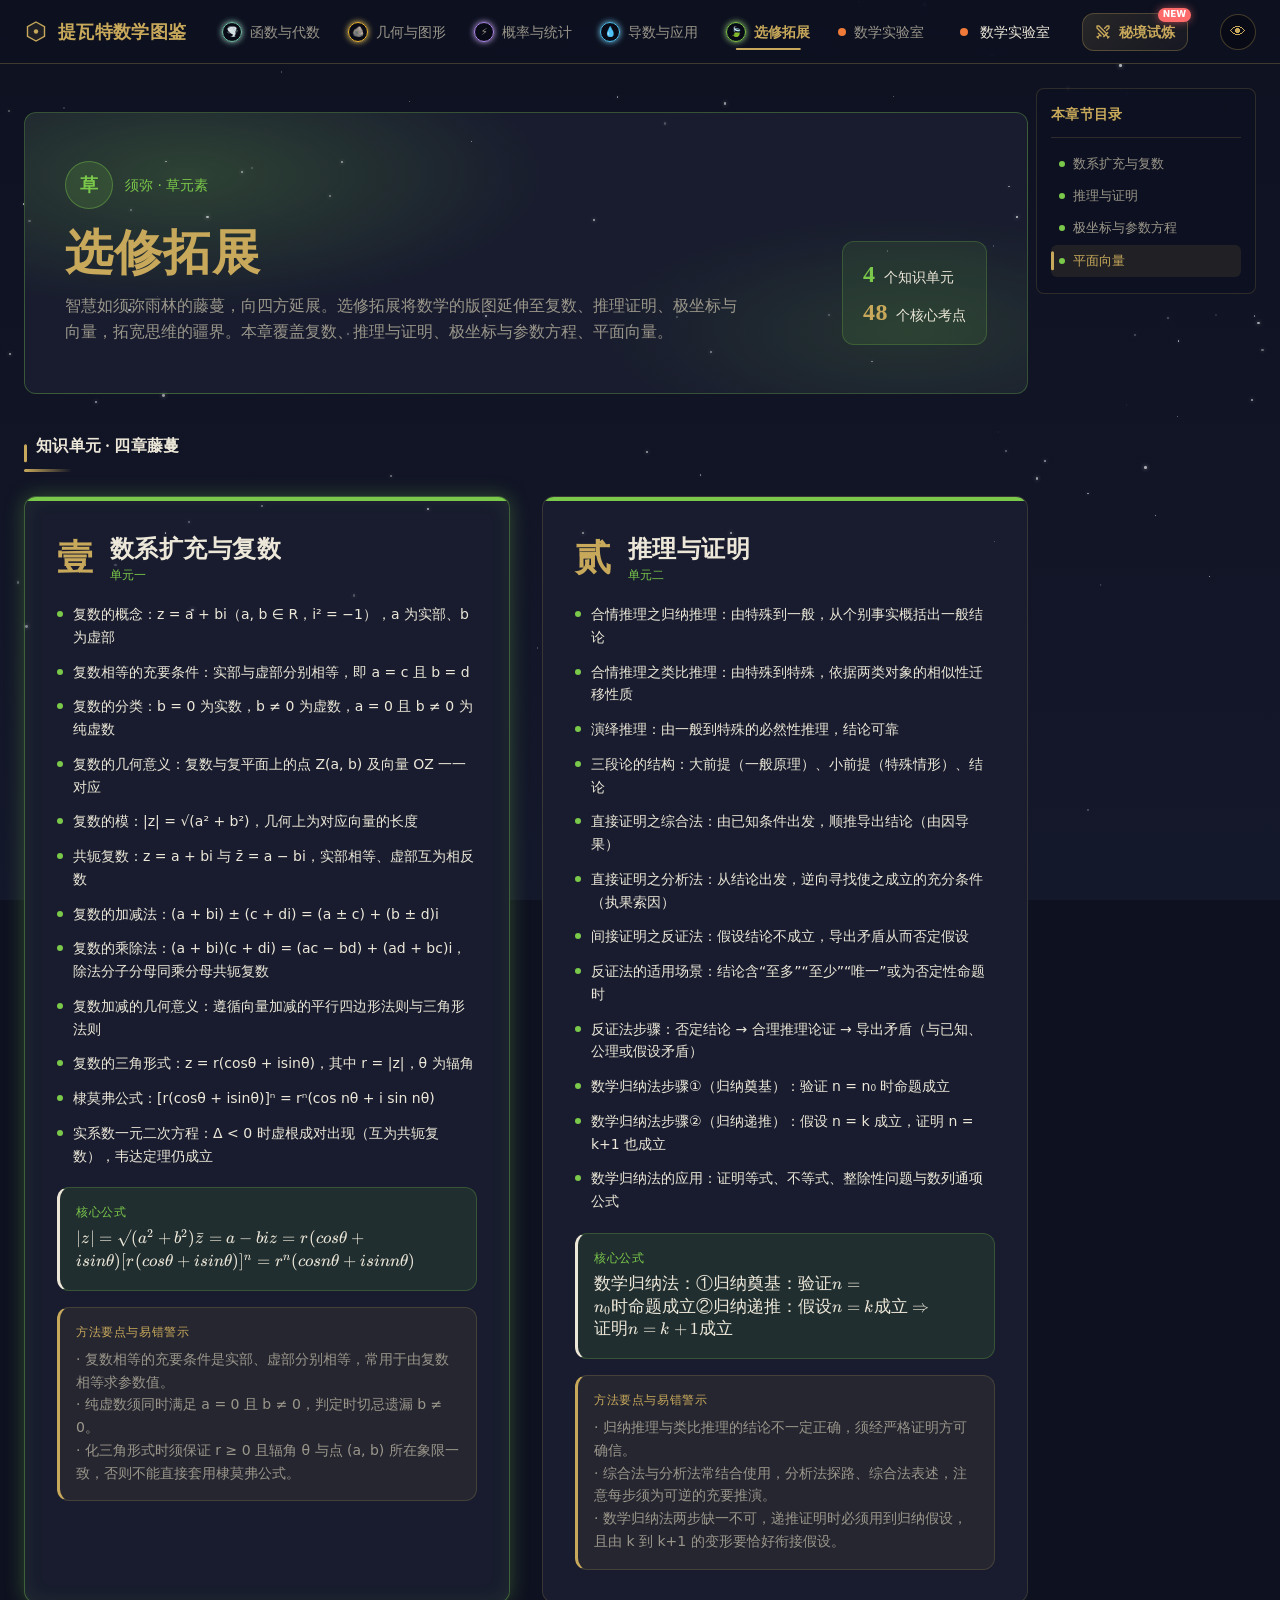
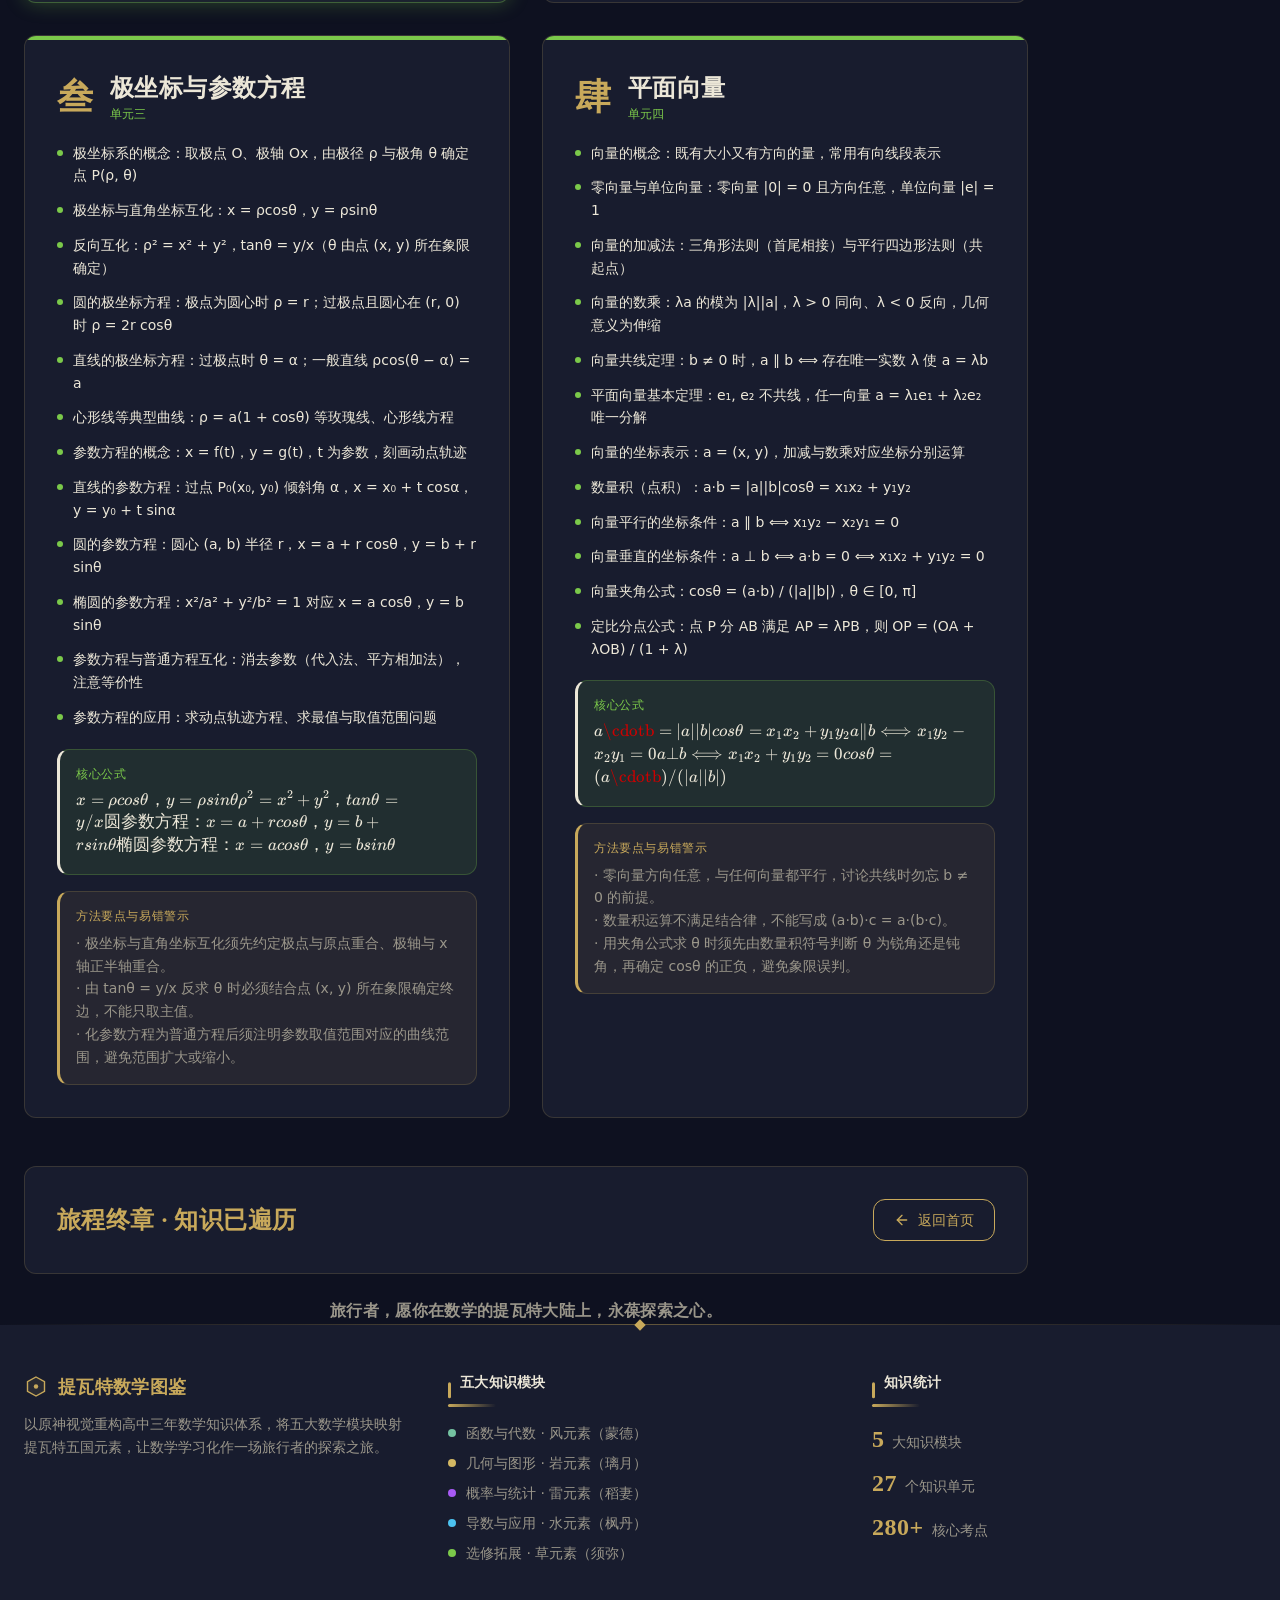
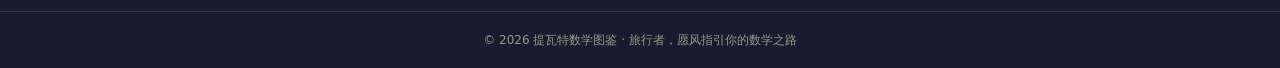
<file: elective.html>
<!DOCTYPE html>
<html lang="zh" class="dark">
<head>
    <meta charset="UTF-8">
    <meta name="viewport" content="width=device-width, initial-scale=1.0, viewport-fit=cover">
    <meta name="apple-mobile-web-app-capable" content="yes">
    <meta name="apple-mobile-web-app-status-bar-style" content="black-translucent">
    <meta name="theme-color" content="#0D0B1A">
    <meta http-equiv="Cache-Control" content="no-cache, no-store, must-revalidate"><meta http-equiv="Pragma" content="no-cache"><meta http-equiv="Expires" content="0">
    <title>提瓦特数学图鉴</title>
    <meta name="description" content="选修知识页：复数、推理与证明、框图等高中选修数学知识点总结。">
    <meta property="og:title" content="选修 · 提瓦特数学图鉴">
    <meta property="og:description" content="复数、推理与证明、框图等高中选修数学知识点总结。">
    <meta property="og:type" content="website">
    <meta property="og:url" content="https://ll-lk.github.io/yuanshen/elective.html">
    <meta property="og:image" content="https://ll-lk.github.io/yuanshen/assets/favicon.svg">
    <link rel="canonical" href="https://ll-lk.github.io/yuanshen/elective.html">
    <meta name="twitter:card" content="summary">
    <meta name="twitter:title" content="选修 · 提瓦特数学图鉴">
    <meta name="twitter:description" content="复数、推理与证明、框图等高中选修数学知识点总结。">
    <link rel="preload" href="assets/favicon.svg" as="image" type="image/svg+xml">
    <link rel="preconnect" href="https://genshin.jmp.blue">
    <link rel="dns-prefetch" href="https://genshin.jmp.blue">
    <script type="application/ld+json">
    {
      "@context": "https://schema.org",
      "@type": "WebPage",
      "name": "选修 · 提瓦特数学图鉴",
      "description": "复数、推理与证明、框图等高中选修数学知识点总结。",
      "url": "https://ll-lk.github.io/yuanshen/elective.html",
      "isPartOf": {
        "@type": "WebSite",
        "name": "提瓦特数学图鉴",
        "url": "https://ll-lk.github.io/yuanshen/"
      }
    }
    </script>
    <link rel="icon" href="assets/favicon.svg" type="image/svg+xml">
    <link rel="manifest" href="manifest.json">
    <link rel="apple-touch-icon" href="assets/favicon.svg">
    <style id="theme-vars">
/* ============================================================
   提瓦特数学图鉴 · 原神视觉风格配色与字体系统
   Brand prefix: genshin
   主色：原神金（命之座/品质金）· 背景：提瓦特夜空深蓝紫
   ============================================================ */

/* ---------- Light Mode（浅色·白日提瓦特） ---------- */
:root {
  --genshin-primary: #B8932E;
  --genshin-primary-foreground: #FBF7EC;

  --genshin-primary-50: #FBF6E7;
  --genshin-primary-100: #F3E8C2;
  --genshin-primary-200: #E7D08A;
  --genshin-primary-300: #D9B85A;
  --genshin-primary-400: #C8A14A;
  --genshin-primary-500: #B8932E;
  --genshin-primary-600: #9A7826;
  --genshin-primary-700: #7C5F20;
  --genshin-primary-800: #5E471A;
  --genshin-primary-900: #423014;
  --genshin-primary-950: #2A1E0C;

  /* 中性色 —— 暖羊皮纸 / 石板 */
  --genshin-background: #F6F1E4;
  --genshin-foreground: #2A2418;
  --genshin-card: #FBF7EC;
  --genshin-card-foreground: #2A2418;
  --genshin-popover: #FBF7EC;
  --genshin-popover-foreground: #2A2418;
  --genshin-muted: #E7DFC9;
  --genshin-muted-foreground: #6B6048;
  --genshin-border: #D8CDA8;
  --genshin-input: #D8CDA8;
  --genshin-ring: #B8932E;

  /* 状态色 */
  --genshin-state-success: #4F9E78;
  --genshin-state-warning: #C8941E;
  --genshin-state-error: #C25442;
  --genshin-state-info: #4A93C2;

  /* 圆角 —— 原神 UI 偏方正克制 */
  --genshin-radius-small: 4px;
  --genshin-radius-medium: 8px;
  --genshin-radius-large: 12px;
  --genshin-radius-full: 9999px;
}

/* ---------- Dark Mode（深色·提瓦特夜空） 默认 ---------- */
.dark {
  --genshin-primary: #C8A95B;
  --genshin-primary-foreground: #1A1408;

  --genshin-primary-50: #2A1E0C;
  --genshin-primary-100: #423014;
  --genshin-primary-200: #5E471A;
  --genshin-primary-300: #7C5F20;
  --genshin-primary-400: #9A7826;
  --genshin-primary-500: #B8932E;
  --genshin-primary-600: #C8A95B;
  --genshin-primary-700: #D9B85A;
  --genshin-primary-800: #E7D08A;
  --genshin-primary-900: #F3E8C2;
  --genshin-primary-950: #FBF6E7;

  /* 中性色 —— 提瓦特夜空深蓝紫 */
  --genshin-background: #0E1120;
  --genshin-foreground: #ECE7D8;
  --genshin-card: #181C2E;
  --genshin-card-foreground: #ECE7D8;
  --genshin-popover: #1F2438;
  --genshin-popover-foreground: #ECE7D8;
  --genshin-muted: #262B42;
  --genshin-muted-foreground: #9A968A;
  --genshin-border: rgba(200, 169, 91, 0.18);
  --genshin-input: rgba(200, 169, 91, 0.28);
  --genshin-ring: #C8A95B;

  /* 状态色 */
  --genshin-state-success: #74C2A1;
  --genshin-state-warning: #E6B445;
  --genshin-state-error: #D97766;
  --genshin-state-info: #6FB7E0;
}

/* ---------- Tailwind @theme inline 映射 ---------- */
@theme inline {
  --color-background: var(--genshin-background);
  --color-foreground: var(--genshin-foreground);
  --color-card: var(--genshin-card);
  --color-card-foreground: var(--genshin-card-foreground);
  --color-popover: var(--genshin-popover);
  --color-popover-foreground: var(--genshin-popover-foreground);
  --color-primary: var(--genshin-primary);
  --color-primary-foreground: var(--genshin-primary-foreground);
  --color-muted: var(--genshin-muted);
  --color-muted-foreground: var(--genshin-muted-foreground);
  --color-border: var(--genshin-border);
  --color-input: var(--genshin-input);
  --color-ring: var(--genshin-ring);

  --color-state-success: var(--genshin-state-success);
  --color-state-warning: var(--genshin-state-warning);
  --color-state-error: var(--genshin-state-error);
  --color-state-info: var(--genshin-state-info);

  --radius-sm: var(--genshin-radius-small);
  --radius-md: var(--genshin-radius-medium);
  --radius-lg: var(--genshin-radius-large);
  --radius-full: var(--genshin-radius-full);
}

/* ---------- 字体系统 ---------- */
/* 标题：衬线体（奇幻史诗感） · 正文：无衬线（现代易读） */
.font-display {
  font-family: "Noto Serif SC", "Songti SC", "STSong", serif;
  font-weight: 600;
  letter-spacing: 0.02em;
}
.font-body {
  font-family: "Noto Sans SC", "PingFang SC", "Microsoft YaHei", system-ui, sans-serif;
}

    @keyframes pulse{0%,100%{transform:scale(1);opacity:1}50%{transform:scale(1.15);opacity:0.85}}
</style>
    <script src="assets/vendor/tailwind-browser-4.3.1.js"></script>
    <script src="assets/vendor/lucide-1.8.0.min.js"></script>
    <link rel="stylesheet" href="assets/vendor/katex/katex.min.css">
    <script src="assets/vendor/katex/katex.min.js"></script>
    <style type="text/tailwindcss">
  @theme inline {
    --color-background: var(--genshin-background);
    --color-foreground: var(--genshin-foreground);
    --color-card: var(--genshin-card);
    --color-card-foreground: var(--genshin-card-foreground);
    --color-popover: var(--genshin-popover);
    --color-popover-foreground: var(--genshin-popover-foreground);
    --color-primary: var(--genshin-primary);
    --color-primary-foreground: var(--genshin-primary-foreground);
    --color-muted: var(--genshin-muted);
    --color-muted-foreground: var(--genshin-muted-foreground);
    --color-border: var(--genshin-border);
    --color-input: var(--genshin-input);
    --color-ring: var(--genshin-ring);
    --radius-sm: var(--genshin-radius-small);
    --radius-md: var(--genshin-radius-medium);
    --radius-lg: var(--genshin-radius-large);
  }
  @layer base {
    body { background: var(--genshin-background); color: var(--genshin-foreground); }
    td, th { @apply break-words; word-break: break-all; word-break: auto-phrase; }
    th { @apply whitespace-nowrap; }
  }
    </style>
    <style id="semantic-token-fallback">
      .bg-background { background-color: var(--genshin-background); }
      .text-background { color: var(--genshin-background); }
      .border-background { border-color: var(--genshin-background); }
      .ring-background { --tw-ring-color: var(--genshin-background); }
      .bg-foreground { background-color: var(--genshin-foreground); }
      .text-foreground { color: var(--genshin-foreground); }
      .border-foreground { border-color: var(--genshin-foreground); }
      .ring-foreground { --tw-ring-color: var(--genshin-foreground); }
      .bg-card { background-color: var(--genshin-card); }
      .text-card { color: var(--genshin-card); }
      .border-card { border-color: var(--genshin-card); }
      .ring-card { --tw-ring-color: var(--genshin-card); }
      .bg-card-foreground { background-color: var(--genshin-card-foreground); }
      .text-card-foreground { color: var(--genshin-card-foreground); }
      .border-card-foreground { border-color: var(--genshin-card-foreground); }
      .ring-card-foreground { --tw-ring-color: var(--genshin-card-foreground); }
      .bg-popover { background-color: var(--genshin-popover); }
      .text-popover { color: var(--genshin-popover); }
      .border-popover { border-color: var(--genshin-popover); }
      .ring-popover { --tw-ring-color: var(--genshin-popover); }
      .bg-popover-foreground { background-color: var(--genshin-popover-foreground); }
      .text-popover-foreground { color: var(--genshin-popover-foreground); }
      .border-popover-foreground { border-color: var(--genshin-popover-foreground); }
      .ring-popover-foreground { --tw-ring-color: var(--genshin-popover-foreground); }
      .bg-primary { background-color: var(--genshin-primary); }
      .text-primary { color: var(--genshin-primary); }
      .border-primary { border-color: var(--genshin-primary); }
      .ring-primary { --tw-ring-color: var(--genshin-primary); }
      .bg-primary-foreground { background-color: var(--genshin-primary-foreground); }
      .text-primary-foreground { color: var(--genshin-primary-foreground); }
      .border-primary-foreground { border-color: var(--genshin-primary-foreground); }
      .ring-primary-foreground { --tw-ring-color: var(--genshin-primary-foreground); }
      .bg-muted { background-color: var(--genshin-muted); }
      .text-muted { color: var(--genshin-muted); }
      .border-muted { border-color: var(--genshin-muted); }
      .ring-muted { --tw-ring-color: var(--genshin-muted); }
      .bg-muted-foreground { background-color: var(--genshin-muted-foreground); }
      .text-muted-foreground { color: var(--genshin-muted-foreground); }
      .border-muted-foreground { border-color: var(--genshin-muted-foreground); }
      .ring-muted-foreground { --tw-ring-color: var(--genshin-muted-foreground); }
      .bg-border { background-color: var(--genshin-border); }
      .text-border { color: var(--genshin-border); }
      .border-border { border-color: var(--genshin-border); }
      .ring-border { --tw-ring-color: var(--genshin-border); }
      .bg-input { background-color: var(--genshin-input); }
      .text-input { color: var(--genshin-input); }
      .border-input { border-color: var(--genshin-input); }
      .ring-input { --tw-ring-color: var(--genshin-input); }
      .bg-ring { background-color: var(--genshin-ring); }
      .text-ring { color: var(--genshin-ring); }
      .border-ring { border-color: var(--genshin-ring); }
      .ring-ring { --tw-ring-color: var(--genshin-ring); }
    </style>
    <style>
      .no-scrollbar::-webkit-scrollbar { display: none; }
      .no-scrollbar { -ms-overflow-style: none; scrollbar-width: none; }
      [data-icon] {
        display: inline-flex;
        align-items: center;
        justify-content: center;
        -webkit-mask-size: contain;
        mask-size: contain;
        -webkit-mask-repeat: no-repeat;
        mask-repeat: no-repeat;
        -webkit-mask-position: center;
        mask-position: center;
        background-color: currentColor;
      }
      .skip-link {
        position: absolute;
        width: 1px;
        height: 1px;
        padding: 0;
        margin: -1px;
        overflow: hidden;
        clip: rect(0, 0, 0, 0);
        white-space: nowrap;
        border: 0;
      }
      .skip-link:focus {
        position: fixed;
        top: 16px;
        left: 16px;
        width: auto;
        height: auto;
        padding: 12px 20px;
        margin: 0;
        clip: auto;
        white-space: normal;
        background: var(--genshin-primary);
        color: var(--genshin-primary-foreground);
        text-decoration: none;
        border-radius: 8px;
        z-index: 9999;
        box-shadow: 0 4px 20px rgba(0,0,0,0.4);
        font-weight: 600;
      }
    </style>
    <link rel="stylesheet" href="assets/genshin-enhancements.css">
    <noscript><style>.reveal,.hero-reveal{opacity:1!important;transform:none!important;animation:none!important}</style></noscript>
    <style id="enhanced-design">
/* === 提瓦特数学图鉴 · 排版与动画增强系统 === */
/* 性能安全：仅使用 transform + opacity（合成器友好），IntersectionObserver 替代 scroll 监听 */

/* 排版优化 */
body { line-height: 1.75; }
.section-title { position: relative; padding-bottom: 14px; }
.section-title::after {
  content: ''; position: absolute; bottom: 0; left: 0;
  width: 48px; height: 3px; border-radius: 2px;
  background: linear-gradient(90deg, var(--genshin-primary), transparent);
}

/* 滚动入场动画 (GPU 友好) */
.reveal {
  opacity: 0; transform: translateY(28px);
  transition: opacity .6s cubic-bezier(.22,1,.36,1), transform .6s cubic-bezier(.22,1,.36,1);
  transition-delay: var(--reveal-delay, 0ms);
}
.reveal.reveal-visible { opacity: 1; transform: translateY(0); }

/* 卡片悬浮提升 */
.genshin-card {
  transition: transform .3s cubic-bezier(.22,1,.36,1), border-color .3s, box-shadow .3s;
}
.genshin-card:hover {
  transform: translateY(-4px);
  border-color: rgba(200,169,91,.4);
  box-shadow: 0 8px 32px rgba(0,0,0,.3);
}

/* 导航栏动画下划线 */
.nav-link { position: relative; }
.nav-link::after {
  content: ''; position: absolute; bottom: 4px; left: 0;
  width: 0; height: 2px; border-radius: 1px;
  background: var(--genshin-primary);
  transition: width .3s cubic-bezier(.22,1,.36,1);
}
.nav-link:hover::after, .nav-link[data-active="true"]::after { width: 100%; }

/* 公式框 / 提示框左侧装饰边 */
.formula-box { border-left: 3px solid currentColor; }
.tip-box { border-left: 3px solid var(--genshin-primary); }

/* 下一章节 CTA 悬浮 */
.next-cta {
  transition: transform .3s cubic-bezier(.22,1,.36,1), border-color .3s;
}
.next-cta:hover { transform: translateY(-2px); border-color: rgba(200,169,91,.45); }

/* Hero 入场动画 */
.hero-reveal {
  opacity: 0; transform: translateY(20px);
  animation: heroFadeUp .8s cubic-bezier(.22,1,.36,1) forwards;
  animation-delay: var(--hero-delay, 0ms);
}
@keyframes heroFadeUp { to { opacity: 1; transform: translateY(0); } }

/* === 侧边章节目录 TOC（v3 新增） === */
/* 锚点目标上边距，避免被固定导航栏遮挡 */
article[id^="kp-"] { scroll-margin-top: 90px; }

/* 桌面端固定侧边目录 */
.toc-desktop {
  position: fixed;
  right: 24px;
  top: 88px;
  width: 220px;
  max-height: calc(100vh - 120px);
  overflow-y: auto;
  background: rgba(14, 17, 32, 0.85);
  -webkit-backdrop-filter: blur(12px);
  backdrop-filter: blur(12px);
  border: 1px solid rgba(200, 169, 91, 0.18);
  border-radius: 8px;
  padding: 16px 14px;
  z-index: 40;
}
.toc-desktop::-webkit-scrollbar { width: 4px; }
.toc-desktop::-webkit-scrollbar-thumb { background: rgba(200, 169, 91, 0.25); border-radius: 2px; }

/* TOC 条目（桌面端与移动端面板共用） */
.toc-item {
  display: flex;
  align-items: center;
  gap: 8px;
  padding: 7px 8px;
  border-radius: 6px;
  font-size: 13px;
  color: var(--genshin-muted-foreground);
  cursor: pointer;
  transition: color .2s ease, background .2s ease;
  text-decoration: none;
  line-height: 1.4;
  position: relative;
}
.toc-item .toc-text {
  flex: 1;
  min-width: 0;
  overflow: hidden;
  text-overflow: ellipsis;
  white-space: nowrap;
}
.toc-item:hover {
  background: rgba(200, 169, 91, 0.08);
  color: var(--genshin-foreground);
}
.toc-item.toc-active {
  color: var(--genshin-primary);
  background: rgba(200, 169, 91, 0.10);
}
.toc-item.toc-active::before {
  content: '';
  position: absolute;
  left: 0;
  top: 50%;
  transform: translateY(-50%);
  width: 3px;
  height: 60%;
  background: var(--genshin-primary);
  border-radius: 2px;
}

/* 移动端浮动目录下拉面板 */
.toc-mobile-panel {
  position: absolute;
  right: 0;
  bottom: 56px;
  width: 220px;
  max-height: calc(100vh - 120px);
  overflow-y: auto;
  background: rgba(14, 17, 32, 0.92);
  -webkit-backdrop-filter: blur(12px);
  backdrop-filter: blur(12px);
  border: 1px solid rgba(200, 169, 91, 0.18);
  border-radius: 8px;
  padding: 16px 14px;
  box-shadow: 0 8px 32px rgba(0, 0, 0, 0.4);
}

/* 移动端：将“回到顶部”按钮移至左下，避免与目录浮动按钮重叠 */
@media (max-width: 767px) {
  #back-to-top { right: auto; left: 24px; }
}

/* reduced-motion 完全禁用动画 */
@media (prefers-reduced-motion: reduce) {
  .reveal { opacity: 1; transform: none; transition: none; }
  .hero-reveal { opacity: 1; transform: none; animation: none; }
  .genshin-card, .next-cta { transition: none; }
  .genshin-card:hover, .next-cta:hover { transform: none; }
  .toc-item { transition: none; }
  html { scroll-behavior: auto; }
  * { animation-duration: .01ms !important; transition-duration: .01ms !important; }
}
    </style>
</head>
<body class="min-h-screen font-sans antialiased">
    <a href="#main" class="skip-link">跳到主要内容</a>
    <!-- ===== 顶部固定导航栏 ===== -->
    <nav class="fixed top-0 inset-x-0 z-50" style="background: rgba(14,17,32,0.85); backdrop-filter: blur(12px); -webkit-backdrop-filter: blur(12px); border-bottom: 1px solid rgba(200,169,91,0.28);">
      <div class="max-w-7xl mx-auto px-6 h-16 flex items-center justify-between font-body">
        <a href="index.html" data-nav-key="home" class="brand-link flex items-center gap-2.5 cursor-pointer shrink-0">
          <svg width="24" height="24" viewBox="0 0 24 24" fill="none" class="shrink-0" aria-hidden="true">
            <path d="M12 2 L20.5 6.75 L20.5 16.25 L12 21 L3.5 16.25 L3.5 6.75 Z" stroke="#C8A95B" stroke-width="1.4" fill="rgba(200,169,91,0.10)"></path>
            <circle cx="12" cy="11.5" r="2.2" fill="#C8A95B"></circle>
          </svg>
          <span class="font-display text-lg whitespace-nowrap" style="color: var(--genshin-primary);">提瓦特数学图鉴</span>
        </a>
        <div class="hidden lg:flex items-center gap-5">
          <a href="functions.html" data-nav-key="functions" class="nav-link flex items-center gap-2 px-1 py-2 text-sm whitespace-nowrap">
            <span class="w-2 h-2 rounded-full shrink-0" style="background:#74C2A1;"></span>
            <span>函数与代数</span>
          </a>
          <a href="geometry.html" data-nav-key="geometry" class="nav-link flex items-center gap-2 px-1 py-2 text-sm whitespace-nowrap">
            <span class="w-2 h-2 rounded-full shrink-0" style="background:#D4B863;"></span>
            <span>几何与图形</span>
          </a>
          <a href="probability.html" data-nav-key="probability" class="nav-link flex items-center gap-2 px-1 py-2 text-sm whitespace-nowrap">
            <span class="w-2 h-2 rounded-full shrink-0" style="background:#A85AF5;"></span>
            <span>概率与统计</span>
          </a>
          <a href="calculus.html" data-nav-key="calculus" class="nav-link flex items-center gap-2 px-1 py-2 text-sm whitespace-nowrap">
            <span class="w-2 h-2 rounded-full shrink-0" style="background:#4CC2F0;"></span>
            <span>导数与应用</span>
          </a>
          <a href="elective.html" data-nav-key="elective" data-active="true" class="nav-link flex items-center gap-2 px-1 py-2 text-sm whitespace-nowrap">
            <span class="w-2 h-2 rounded-full shrink-0" style="background:#7BC94A;"></span>
            <span>选修拓展</span>
          </a>
          <a href="lab.html" data-nav-key="lab" class="nav-link flex items-center gap-2 px-1 py-2 text-sm whitespace-nowrap">
            <span class="w-2 h-2 rounded-full shrink-0" style="background:#EF7938;"></span>
            <span>数学实验室</span>
          </a>
          <a href="lab.html" data-nav-key="lab" class="mobile-nav-link flex items-center gap-3 px-3 py-3 rounded-lg text-sm transition-colors hover:bg-[#C8A95B]/10" style="color: var(--genshin-foreground);"><span class="w-2 h-2 rounded-full shrink-0" style="background:#EF7938;"></span>数学实验室</a>
          <a href="challenge.html" data-nav-key="challenge" class="nav-link flex items-center gap-2 px-3 py-2 text-sm whitespace-nowrap rounded-lg" style="position:relative;background: linear-gradient(135deg, rgba(200,169,91,0.15), rgba(200,169,91,0.05)); border: 1px solid rgba(200,169,91,0.3); color: #C8A95B; font-weight: 600;"><i data-lucide="swords" class="w-4 h-4"></i><span>秘境试炼</span><span class="NEW-badge" style="position:absolute;top:-6px;right:-4px;background:#FF6B6B;color:#fff;font-size:9px;padding:1px 5px;border-radius:8px;font-weight:700;line-height:1.3;box-shadow:0 0 8px rgba(255,107,107,0.6);animation:pulse 2s infinite;">NEW</span>
          </a>
</div>
        <button id="mobile-menu-toggle" type="button" aria-label="打开菜单" aria-expanded="false" class="lg:hidden inline-flex items-center justify-center w-11 h-11 rounded-lg transition-colors hover:bg-[#C8A95B]/10" style="color: var(--genshin-primary); border: 1px solid var(--genshin-border);">
          <svg class="menu-icon-open" width="20" height="20" viewBox="0 0 24 24" fill="none" stroke="currentColor" stroke-width="2" stroke-linecap="round"><line x1="3" y1="6" x2="21" y2="6"/><line x1="3" y1="12" x2="21" y2="12"/><line x1="3" y1="18" x2="21" y2="18"/></svg>
          <svg class="menu-icon-close hidden" width="20" height="20" viewBox="0 0 24 24" fill="none" stroke="currentColor" stroke-width="2" stroke-linecap="round"><line x1="6" y1="6" x2="18" y2="18"/><line x1="18" y1="6" x2="6" y2="18"/></svg>
        </button>
      </div>
      <div id="mobile-menu" class="lg:hidden hidden border-t" style="background: rgba(14,17,32,0.97); backdrop-filter: blur(12px); -webkit-backdrop-filter: blur(12px); border-color: var(--genshin-border);">
        <div class="max-w-7xl mx-auto px-6 py-3 flex flex-col gap-1 font-body">
          <a href="functions.html" data-nav-key="functions" class="mobile-nav-link flex items-center gap-3 px-3 py-3 rounded-lg text-sm transition-colors hover:bg-[#C8A95B]/10" style="color: var(--genshin-foreground);"><span class="w-2 h-2 rounded-full shrink-0" style="background:#74C2A1;"></span>函数与代数</a>
          <a href="geometry.html" data-nav-key="geometry" class="mobile-nav-link flex items-center gap-3 px-3 py-3 rounded-lg text-sm transition-colors hover:bg-[#C8A95B]/10" style="color: var(--genshin-foreground);"><span class="w-2 h-2 rounded-full shrink-0" style="background:#D4B863;"></span>几何与图形</a>
          <a href="probability.html" data-nav-key="probability" class="mobile-nav-link flex items-center gap-3 px-3 py-3 rounded-lg text-sm transition-colors hover:bg-[#C8A95B]/10" style="color: var(--genshin-foreground);"><span class="w-2 h-2 rounded-full shrink-0" style="background:#A85AF5;"></span>概率与统计</a>
          <a href="calculus.html" data-nav-key="calculus" class="mobile-nav-link flex items-center gap-3 px-3 py-3 rounded-lg text-sm transition-colors hover:bg-[#C8A95B]/10" style="color: var(--genshin-foreground);"><span class="w-2 h-2 rounded-full shrink-0" style="background:#4CC2F0;"></span>导数与应用</a>
          <a href="elective.html" data-nav-key="elective" class="mobile-nav-link flex items-center gap-3 px-3 py-3 rounded-lg text-sm transition-colors hover:bg-[#C8A95B]/10" style="color: var(--genshin-foreground);"><span class="w-2 h-2 rounded-full shrink-0" style="background:#7BC94A;"></span>选修拓展</a>
          <a href="challenge.html" data-nav-key="challenge" class="mobile-nav-link flex items-center gap-3 px-3 py-3 rounded-lg text-sm transition-colors" style="color: #C8A95B; background: linear-gradient(135deg, rgba(200,169,91,0.15), rgba(200,169,91,0.05)); border: 1px solid rgba(200,169,91,0.3);"><i data-lucide="swords" class="w-4 h-4"></i>秘境试炼<span style="margin-left:4px;background:#FF6B6B;color:#fff;font-size:9px;padding:1px 5px;border-radius:8px;font-weight:700;">NEW</span></a>
        </div>
      </div>
    </nav>

    <!-- ===== 侧边章节目录 TOC（桌面端，v3 新增） ===== -->
    <aside class="toc-desktop hidden lg:block" aria-label="本章节目录">
      <div class="font-display text-sm mb-3" style="color: var(--genshin-primary);">本章节目录</div>
      <div style="height:1px; background: rgba(200,169,91,0.18); margin-bottom: 10px;"></div>
      <nav>
        <a href="#kp-complex" class="toc-item"><span style="width:6px;height:6px;border-radius:50%;background:#7BC94A;flex-shrink:0;"></span><span class="toc-text">数系扩充与复数</span></a>
        <a href="#kp-reasoning" class="toc-item"><span style="width:6px;height:6px;border-radius:50%;background:#7BC94A;flex-shrink:0;"></span><span class="toc-text">推理与证明</span></a>
        <a href="#kp-polar" class="toc-item"><span style="width:6px;height:6px;border-radius:50%;background:#7BC94A;flex-shrink:0;"></span><span class="toc-text">极坐标与参数方程</span></a>
        <a href="#kp-vector" class="toc-item"><span style="width:6px;height:6px;border-radius:50%;background:#7BC94A;flex-shrink:0;"></span><span class="toc-text">平面向量</span></a>
      </nav>
    </aside>

    <!-- ===== 移动端浮动目录按钮（v3 新增） ===== -->
    <div class="lg:hidden" style="position: fixed; right: 20px; bottom: 24px; z-index: 50;">
      <button id="toc-mobile-btn" type="button" aria-label="打开章节目录" aria-expanded="false" style="width:48px;height:48px;border-radius:50%;background:var(--genshin-primary);color:var(--genshin-primary-foreground);display:inline-flex;align-items:center;justify-content:center;box-shadow:0 4px 20px rgba(0,0,0,0.4);cursor:pointer;border:none;">
        <svg width="22" height="22" viewBox="0 0 24 24" fill="none" stroke="currentColor" stroke-width="2" stroke-linecap="round" stroke-linejoin="round" aria-hidden="true"><line x1="8" y1="6" x2="21" y2="6"/><line x1="8" y1="12" x2="21" y2="12"/><line x1="8" y1="18" x2="21" y2="18"/><line x1="3" y1="6" x2="3.01" y2="6"/><line x1="3" y1="12" x2="3.01" y2="12"/><line x1="3" y1="18" x2="3.01" y2="18"/></svg>
      </button>
      <div id="toc-mobile-panel" class="toc-mobile-panel" style="display:none;">
        <div class="font-display text-sm mb-3" style="color: var(--genshin-primary);">本章节目录</div>
        <div style="height:1px; background: rgba(200,169,91,0.18); margin-bottom: 10px;"></div>
        <nav>
          <a href="#kp-complex" class="toc-item"><span style="width:6px;height:6px;border-radius:50%;background:#7BC94A;flex-shrink:0;"></span><span class="toc-text">数系扩充与复数</span></a>
          <a href="#kp-reasoning" class="toc-item"><span style="width:6px;height:6px;border-radius:50%;background:#7BC94A;flex-shrink:0;"></span><span class="toc-text">推理与证明</span></a>
          <a href="#kp-polar" class="toc-item"><span style="width:6px;height:6px;border-radius:50%;background:#7BC94A;flex-shrink:0;"></span><span class="toc-text">极坐标与参数方程</span></a>
          <a href="#kp-vector" class="toc-item"><span style="width:6px;height:6px;border-radius:50%;background:#7BC94A;flex-shrink:0;"></span><span class="toc-text">平面向量</span></a>
        </nav>
      </div>
    </div>

    <!-- ===== 主内容区（leaf 页面填充 SLOT） ===== -->
    <main class="font-body max-w-7xl mx-auto px-6 lg:pr-[252px] pt-28 pb-12" style="min-height: calc(100vh - 200px);">
    <!-- ===== 章节头部：须弥草元素 ===== -->
    <section class="reveal relative mb-10 overflow-hidden rounded-lg" style="background: radial-gradient(ellipse 60% 80% at 16% 22%, rgba(123,201,74,0.22) 0%, transparent 60%), radial-gradient(ellipse 55% 75% at 88% 78%, rgba(123,201,74,0.13) 0%, transparent 55%), var(--genshin-card); border: 1px solid rgba(123,201,74,0.30);">
      <div class="px-6 py-10 sm:px-10 sm:py-12">
        <div class="flex flex-col lg:flex-row lg:items-end lg:justify-between gap-6">
          <!-- 左侧：徽章 + 标题 + 简介 -->
          <div class="flex-1 min-w-0">
            <div class="flex items-center gap-3 mb-5">
              <span class="inline-flex items-center justify-center w-12 h-12 rounded-full font-display text-lg shrink-0 bg-[#7BC94A]/15 border border-[#7BC94A]/40 text-[#7BC94A]">草</span>
              <span class="text-sm font-body whitespace-nowrap text-[#7BC94A]">须弥 · 草元素</span>
            </div>
            <h1 class="font-display text-4xl sm:text-5xl mb-4" style="color: var(--genshin-primary); text-wrap: balance; word-break: keep-all; overflow-wrap: break-word;">选修拓展</h1>
            <p class="font-body text-sm sm:text-base leading-relaxed max-w-2xl" style="color: var(--genshin-muted-foreground);">智慧如须弥雨林的藤蔓，向四方延展。选修拓展将数学的版图延伸至复数、推理证明、极坐标与向量，拓宽思维的疆界。本章覆盖复数、推理与证明、极坐标与参数方程、平面向量。</p>
          </div>
          <!-- 右侧：统计 -->
          <div class="shrink-0">
            <div class="inline-flex flex-col gap-1.5 px-5 py-4 rounded-lg" style="background: rgba(123,201,74,0.10); border: 1px solid rgba(123,201,74,0.24);">
              <div class="flex items-baseline gap-2 whitespace-nowrap">
                <span class="font-display text-2xl text-[#7BC94A]">4</span>
                <span class="text-sm" style="color: var(--genshin-foreground);">个知识单元</span>
              </div>
              <div class="flex items-baseline gap-2 whitespace-nowrap">
                <span class="font-display text-2xl" style="color: var(--genshin-primary);">48</span>
                <span class="text-sm" style="color: var(--genshin-foreground);">个核心考点</span>
              </div>
            </div>
          </div>
        </div>
      </div>
    </section>

    <!-- ===== 知识点卡牌列表 ===== -->
    <section class="mb-4">
      <h2 class="section-title text-base mb-6">知识单元 · 四章藤蔓</h2>
      <div class="grid gap-8 lg:grid-cols-2">

        <!-- 单元一·数系扩充与复数 -->
        <article id="kp-complex" class="reveal genshin-card overflow-hidden" style="--reveal-delay: 0ms;">
          <div class="h-1 bg-[#7BC94A]"></div>
          <div class="p-6 sm:p-8">
            <div class="flex items-center gap-4 mb-5">
              <span class="font-display text-4xl shrink-0" style="color: var(--genshin-primary);">壹</span>
              <div class="min-w-0">
                <h2 class="font-display text-xl sm:text-2xl truncate">数系扩充与复数</h2>
                <p class="text-xs text-[#7BC94A] mt-0.5">单元一</p>
              </div>
            </div>
            <ul class="space-y-3 mb-5">
              <li class="flex items-start gap-2.5">
                <span class="w-1.5 h-1.5 rounded-full shrink-0 mt-2 bg-[#7BC94A]"></span>
                <span class="text-sm leading-relaxed">复数的概念：z = a + bi（a, b ∈ R，i² = −1），a 为实部、b 为虚部</span>
              </li>
              <li class="flex items-start gap-2.5">
                <span class="w-1.5 h-1.5 rounded-full shrink-0 mt-2 bg-[#7BC94A]"></span>
                <span class="text-sm leading-relaxed">复数相等的充要条件：实部与虚部分别相等，即 a = c 且 b = d</span>
              </li>
              <li class="flex items-start gap-2.5">
                <span class="w-1.5 h-1.5 rounded-full shrink-0 mt-2 bg-[#7BC94A]"></span>
                <span class="text-sm leading-relaxed">复数的分类：b = 0 为实数，b ≠ 0 为虚数，a = 0 且 b ≠ 0 为纯虚数</span>
              </li>
              <li class="flex items-start gap-2.5">
                <span class="w-1.5 h-1.5 rounded-full shrink-0 mt-2 bg-[#7BC94A]"></span>
                <span class="text-sm leading-relaxed">复数的几何意义：复数与复平面上的点 Z(a, b) 及向量 OZ 一一对应</span>
              </li>
              <li class="flex items-start gap-2.5">
                <span class="w-1.5 h-1.5 rounded-full shrink-0 mt-2 bg-[#7BC94A]"></span>
                <span class="text-sm leading-relaxed">复数的模：|z| = √(a² + b²)，几何上为对应向量的长度</span>
              </li>
              <li class="flex items-start gap-2.5">
                <span class="w-1.5 h-1.5 rounded-full shrink-0 mt-2 bg-[#7BC94A]"></span>
                <span class="text-sm leading-relaxed">共轭复数：z = a + bi 与 z̄ = a − bi，实部相等、虚部互为相反数</span>
              </li>
              <li class="flex items-start gap-2.5">
                <span class="w-1.5 h-1.5 rounded-full shrink-0 mt-2 bg-[#7BC94A]"></span>
                <span class="text-sm leading-relaxed">复数的加减法：(a + bi) ± (c + di) = (a ± c) + (b ± d)i</span>
              </li>
              <li class="flex items-start gap-2.5">
                <span class="w-1.5 h-1.5 rounded-full shrink-0 mt-2 bg-[#7BC94A]"></span>
                <span class="text-sm leading-relaxed">复数的乘除法：(a + bi)(c + di) = (ac − bd) + (ad + bc)i，除法分子分母同乘分母共轭复数</span>
              </li>
              <li class="flex items-start gap-2.5">
                <span class="w-1.5 h-1.5 rounded-full shrink-0 mt-2 bg-[#7BC94A]"></span>
                <span class="text-sm leading-relaxed">复数加减的几何意义：遵循向量加减的平行四边形法则与三角形法则</span>
              </li>
              <li class="flex items-start gap-2.5">
                <span class="w-1.5 h-1.5 rounded-full shrink-0 mt-2 bg-[#7BC94A]"></span>
                <span class="text-sm leading-relaxed">复数的三角形式：z = r(cosθ + isinθ)，其中 r = |z|，θ 为辐角</span>
              </li>
              <li class="flex items-start gap-2.5">
                <span class="w-1.5 h-1.5 rounded-full shrink-0 mt-2 bg-[#7BC94A]"></span>
                <span class="text-sm leading-relaxed">棣莫弗公式：[r(cosθ + isinθ)]ⁿ = rⁿ(cos nθ + i sin nθ)</span>
              </li>
              <li class="flex items-start gap-2.5">
                <span class="w-1.5 h-1.5 rounded-full shrink-0 mt-2 bg-[#7BC94A]"></span>
                <span class="text-sm leading-relaxed">实系数一元二次方程：Δ &lt; 0 时虚根成对出现（互为共轭复数），韦达定理仍成立</span>
              </li>
            </ul>
            <div class="formula-box rounded-lg bg-[#7BC94A]/10 border border-[#7BC94A]/25 p-4 mb-4">
              <p class="text-xs tracking-wider mb-2 text-[#7BC94A]">核心公式</p>
              <code class="font-mono text-sm block leading-relaxed" style="color: var(--genshin-foreground);">|z| = √(a² + b²)<br>z̄ = a − bi<br>z = r(cosθ + isinθ)<br>[r(cosθ + isinθ)]ⁿ = rⁿ(cos nθ + i sin nθ)</code>
            </div>
            <div class="tip-box rounded-lg bg-[#C8A95B]/8 border border-[#C8A95B]/20 p-4">
              <p class="text-xs tracking-wider mb-2" style="color: var(--genshin-primary);">方法要点与易错警示</p>
              <p class="text-sm leading-relaxed" style="color: var(--genshin-muted-foreground);">· 复数相等的充要条件是实部、虚部分别相等，常用于由复数相等求参数值。<br>· 纯虚数须同时满足 a = 0 且 b ≠ 0，判定时切忌遗漏 b ≠ 0。<br>· 化三角形式时须保证 r ≥ 0 且辐角 θ 与点 (a, b) 所在象限一致，否则不能直接套用棣莫弗公式。</p>
            </div>
          </div>
        </article>

        <!-- 单元二·推理与证明 -->
        <article id="kp-reasoning" class="reveal genshin-card overflow-hidden" style="--reveal-delay: 80ms;">
          <div class="h-1 bg-[#7BC94A]"></div>
          <div class="p-6 sm:p-8">
            <div class="flex items-center gap-4 mb-5">
              <span class="font-display text-4xl shrink-0" style="color: var(--genshin-primary);">贰</span>
              <div class="min-w-0">
                <h2 class="font-display text-xl sm:text-2xl truncate">推理与证明</h2>
                <p class="text-xs text-[#7BC94A] mt-0.5">单元二</p>
              </div>
            </div>
            <ul class="space-y-3 mb-5">
              <li class="flex items-start gap-2.5">
                <span class="w-1.5 h-1.5 rounded-full shrink-0 mt-2 bg-[#7BC94A]"></span>
                <span class="text-sm leading-relaxed">合情推理之归纳推理：由特殊到一般，从个别事实概括出一般结论</span>
              </li>
              <li class="flex items-start gap-2.5">
                <span class="w-1.5 h-1.5 rounded-full shrink-0 mt-2 bg-[#7BC94A]"></span>
                <span class="text-sm leading-relaxed">合情推理之类比推理：由特殊到特殊，依据两类对象的相似性迁移性质</span>
              </li>
              <li class="flex items-start gap-2.5">
                <span class="w-1.5 h-1.5 rounded-full shrink-0 mt-2 bg-[#7BC94A]"></span>
                <span class="text-sm leading-relaxed">演绎推理：由一般到特殊的必然性推理，结论可靠</span>
              </li>
              <li class="flex items-start gap-2.5">
                <span class="w-1.5 h-1.5 rounded-full shrink-0 mt-2 bg-[#7BC94A]"></span>
                <span class="text-sm leading-relaxed">三段论的结构：大前提（一般原理）、小前提（特殊情形）、结论</span>
              </li>
              <li class="flex items-start gap-2.5">
                <span class="w-1.5 h-1.5 rounded-full shrink-0 mt-2 bg-[#7BC94A]"></span>
                <span class="text-sm leading-relaxed">直接证明之综合法：由已知条件出发，顺推导出结论（由因导果）</span>
              </li>
              <li class="flex items-start gap-2.5">
                <span class="w-1.5 h-1.5 rounded-full shrink-0 mt-2 bg-[#7BC94A]"></span>
                <span class="text-sm leading-relaxed">直接证明之分析法：从结论出发，逆向寻找使之成立的充分条件（执果索因）</span>
              </li>
              <li class="flex items-start gap-2.5">
                <span class="w-1.5 h-1.5 rounded-full shrink-0 mt-2 bg-[#7BC94A]"></span>
                <span class="text-sm leading-relaxed">间接证明之反证法：假设结论不成立，导出矛盾从而否定假设</span>
              </li>
              <li class="flex items-start gap-2.5">
                <span class="w-1.5 h-1.5 rounded-full shrink-0 mt-2 bg-[#7BC94A]"></span>
                <span class="text-sm leading-relaxed">反证法的适用场景：结论含“至多”“至少”“唯一”或为否定性命题时</span>
              </li>
              <li class="flex items-start gap-2.5">
                <span class="w-1.5 h-1.5 rounded-full shrink-0 mt-2 bg-[#7BC94A]"></span>
                <span class="text-sm leading-relaxed">反证法步骤：否定结论 → 合理推理论证 → 导出矛盾（与已知、公理或假设矛盾）</span>
              </li>
              <li class="flex items-start gap-2.5">
                <span class="w-1.5 h-1.5 rounded-full shrink-0 mt-2 bg-[#7BC94A]"></span>
                <span class="text-sm leading-relaxed">数学归纳法步骤①（归纳奠基）：验证 n = n₀ 时命题成立</span>
              </li>
              <li class="flex items-start gap-2.5">
                <span class="w-1.5 h-1.5 rounded-full shrink-0 mt-2 bg-[#7BC94A]"></span>
                <span class="text-sm leading-relaxed">数学归纳法步骤②（归纳递推）：假设 n = k 成立，证明 n = k+1 也成立</span>
              </li>
              <li class="flex items-start gap-2.5">
                <span class="w-1.5 h-1.5 rounded-full shrink-0 mt-2 bg-[#7BC94A]"></span>
                <span class="text-sm leading-relaxed">数学归纳法的应用：证明等式、不等式、整除性问题与数列通项公式</span>
              </li>
            </ul>
            <div class="formula-box rounded-lg bg-[#7BC94A]/10 border border-[#7BC94A]/25 p-4 mb-4">
              <p class="text-xs tracking-wider mb-2 text-[#7BC94A]">核心公式</p>
              <code class="font-mono text-sm block leading-relaxed" style="color: var(--genshin-foreground);">数学归纳法：<br>① 归纳奠基：验证 n = n₀ 时命题成立<br>② 归纳递推：假设 n = k 成立 ⇒ 证明 n = k+1 成立</code>
            </div>
            <div class="tip-box rounded-lg bg-[#C8A95B]/8 border border-[#C8A95B]/20 p-4">
              <p class="text-xs tracking-wider mb-2" style="color: var(--genshin-primary);">方法要点与易错警示</p>
              <p class="text-sm leading-relaxed" style="color: var(--genshin-muted-foreground);">· 归纳推理与类比推理的结论不一定正确，须经严格证明方可确信。<br>· 综合法与分析法常结合使用，分析法探路、综合法表述，注意每步须为可逆的充要推演。<br>· 数学归纳法两步缺一不可，递推证明时必须用到归纳假设，且由 k 到 k+1 的变形要恰好衔接假设。</p>
            </div>
          </div>
        </article>

        <!-- 单元三·极坐标与参数方程 -->
        <article id="kp-polar" class="reveal genshin-card overflow-hidden" style="--reveal-delay: 160ms;">
          <div class="h-1 bg-[#7BC94A]"></div>
          <div class="p-6 sm:p-8">
            <div class="flex items-center gap-4 mb-5">
              <span class="font-display text-4xl shrink-0" style="color: var(--genshin-primary);">叁</span>
              <div class="min-w-0">
                <h2 class="font-display text-xl sm:text-2xl truncate">极坐标与参数方程</h2>
                <p class="text-xs text-[#7BC94A] mt-0.5">单元三</p>
              </div>
            </div>
            <ul class="space-y-3 mb-5">
              <li class="flex items-start gap-2.5">
                <span class="w-1.5 h-1.5 rounded-full shrink-0 mt-2 bg-[#7BC94A]"></span>
                <span class="text-sm leading-relaxed">极坐标系的概念：取极点 O、极轴 Ox，由极径 ρ 与极角 θ 确定点 P(ρ, θ)</span>
              </li>
              <li class="flex items-start gap-2.5">
                <span class="w-1.5 h-1.5 rounded-full shrink-0 mt-2 bg-[#7BC94A]"></span>
                <span class="text-sm leading-relaxed">极坐标与直角坐标互化：x = ρcosθ，y = ρsinθ</span>
              </li>
              <li class="flex items-start gap-2.5">
                <span class="w-1.5 h-1.5 rounded-full shrink-0 mt-2 bg-[#7BC94A]"></span>
                <span class="text-sm leading-relaxed">反向互化：ρ² = x² + y²，tanθ = y/x（θ 由点 (x, y) 所在象限确定）</span>
              </li>
              <li class="flex items-start gap-2.5">
                <span class="w-1.5 h-1.5 rounded-full shrink-0 mt-2 bg-[#7BC94A]"></span>
                <span class="text-sm leading-relaxed">圆的极坐标方程：极点为圆心时 ρ = r；过极点且圆心在 (r, 0) 时 ρ = 2r cosθ</span>
              </li>
              <li class="flex items-start gap-2.5">
                <span class="w-1.5 h-1.5 rounded-full shrink-0 mt-2 bg-[#7BC94A]"></span>
                <span class="text-sm leading-relaxed">直线的极坐标方程：过极点时 θ = α；一般直线 ρcos(θ − α) = a</span>
              </li>
              <li class="flex items-start gap-2.5">
                <span class="w-1.5 h-1.5 rounded-full shrink-0 mt-2 bg-[#7BC94A]"></span>
                <span class="text-sm leading-relaxed">心形线等典型曲线：ρ = a(1 + cosθ) 等玫瑰线、心形线方程</span>
              </li>
              <li class="flex items-start gap-2.5">
                <span class="w-1.5 h-1.5 rounded-full shrink-0 mt-2 bg-[#7BC94A]"></span>
                <span class="text-sm leading-relaxed">参数方程的概念：x = f(t)，y = g(t)，t 为参数，刻画动点轨迹</span>
              </li>
              <li class="flex items-start gap-2.5">
                <span class="w-1.5 h-1.5 rounded-full shrink-0 mt-2 bg-[#7BC94A]"></span>
                <span class="text-sm leading-relaxed">直线的参数方程：过点 P₀(x₀, y₀) 倾斜角 α，x = x₀ + t cosα，y = y₀ + t sinα</span>
              </li>
              <li class="flex items-start gap-2.5">
                <span class="w-1.5 h-1.5 rounded-full shrink-0 mt-2 bg-[#7BC94A]"></span>
                <span class="text-sm leading-relaxed">圆的参数方程：圆心 (a, b) 半径 r，x = a + r cosθ，y = b + r sinθ</span>
              </li>
              <li class="flex items-start gap-2.5">
                <span class="w-1.5 h-1.5 rounded-full shrink-0 mt-2 bg-[#7BC94A]"></span>
                <span class="text-sm leading-relaxed">椭圆的参数方程：x²/a² + y²/b² = 1 对应 x = a cosθ，y = b sinθ</span>
              </li>
              <li class="flex items-start gap-2.5">
                <span class="w-1.5 h-1.5 rounded-full shrink-0 mt-2 bg-[#7BC94A]"></span>
                <span class="text-sm leading-relaxed">参数方程与普通方程互化：消去参数（代入法、平方相加法），注意等价性</span>
              </li>
              <li class="flex items-start gap-2.5">
                <span class="w-1.5 h-1.5 rounded-full shrink-0 mt-2 bg-[#7BC94A]"></span>
                <span class="text-sm leading-relaxed">参数方程的应用：求动点轨迹方程、求最值与取值范围问题</span>
              </li>
            </ul>
            <div class="formula-box rounded-lg bg-[#7BC94A]/10 border border-[#7BC94A]/25 p-4 mb-4">
              <p class="text-xs tracking-wider mb-2 text-[#7BC94A]">核心公式</p>
              <code class="font-mono text-sm block leading-relaxed" style="color: var(--genshin-foreground);">x = ρcosθ，y = ρsinθ<br>ρ² = x² + y²，tanθ = y/x<br>圆参数方程：x = a + r cosθ，y = b + r sinθ<br>椭圆参数方程：x = a cosθ，y = b sinθ</code>
            </div>
            <div class="tip-box rounded-lg bg-[#C8A95B]/8 border border-[#C8A95B]/20 p-4">
              <p class="text-xs tracking-wider mb-2" style="color: var(--genshin-primary);">方法要点与易错警示</p>
              <p class="text-sm leading-relaxed" style="color: var(--genshin-muted-foreground);">· 极坐标与直角坐标互化须先约定极点与原点重合、极轴与 x 轴正半轴重合。<br>· 由 tanθ = y/x 反求 θ 时必须结合点 (x, y) 所在象限确定终边，不能只取主值。<br>· 化参数方程为普通方程后须注明参数取值范围对应的曲线范围，避免范围扩大或缩小。</p>
            </div>
          </div>
        </article>

        <!-- 单元四·平面向量 -->
        <article id="kp-vector" class="reveal genshin-card overflow-hidden" style="--reveal-delay: 240ms;">
          <div class="h-1 bg-[#7BC94A]"></div>
          <div class="p-6 sm:p-8">
            <div class="flex items-center gap-4 mb-5">
              <span class="font-display text-4xl shrink-0" style="color: var(--genshin-primary);">肆</span>
              <div class="min-w-0">
                <h2 class="font-display text-xl sm:text-2xl truncate">平面向量</h2>
                <p class="text-xs text-[#7BC94A] mt-0.5">单元四</p>
              </div>
            </div>
            <ul class="space-y-3 mb-5">
              <li class="flex items-start gap-2.5">
                <span class="w-1.5 h-1.5 rounded-full shrink-0 mt-2 bg-[#7BC94A]"></span>
                <span class="text-sm leading-relaxed">向量的概念：既有大小又有方向的量，常用有向线段表示</span>
              </li>
              <li class="flex items-start gap-2.5">
                <span class="w-1.5 h-1.5 rounded-full shrink-0 mt-2 bg-[#7BC94A]"></span>
                <span class="text-sm leading-relaxed">零向量与单位向量：零向量 |0| = 0 且方向任意，单位向量 |e| = 1</span>
              </li>
              <li class="flex items-start gap-2.5">
                <span class="w-1.5 h-1.5 rounded-full shrink-0 mt-2 bg-[#7BC94A]"></span>
                <span class="text-sm leading-relaxed">向量的加减法：三角形法则（首尾相接）与平行四边形法则（共起点）</span>
              </li>
              <li class="flex items-start gap-2.5">
                <span class="w-1.5 h-1.5 rounded-full shrink-0 mt-2 bg-[#7BC94A]"></span>
                <span class="text-sm leading-relaxed">向量的数乘：λa 的模为 |λ||a|，λ &gt; 0 同向、λ &lt; 0 反向，几何意义为伸缩</span>
              </li>
              <li class="flex items-start gap-2.5">
                <span class="w-1.5 h-1.5 rounded-full shrink-0 mt-2 bg-[#7BC94A]"></span>
                <span class="text-sm leading-relaxed">向量共线定理：b ≠ 0 时，a ∥ b ⟺ 存在唯一实数 λ 使 a = λb</span>
              </li>
              <li class="flex items-start gap-2.5">
                <span class="w-1.5 h-1.5 rounded-full shrink-0 mt-2 bg-[#7BC94A]"></span>
                <span class="text-sm leading-relaxed">平面向量基本定理：e₁, e₂ 不共线，任一向量 a = λ₁e₁ + λ₂e₂ 唯一分解</span>
              </li>
              <li class="flex items-start gap-2.5">
                <span class="w-1.5 h-1.5 rounded-full shrink-0 mt-2 bg-[#7BC94A]"></span>
                <span class="text-sm leading-relaxed">向量的坐标表示：a = (x, y)，加减与数乘对应坐标分别运算</span>
              </li>
              <li class="flex items-start gap-2.5">
                <span class="w-1.5 h-1.5 rounded-full shrink-0 mt-2 bg-[#7BC94A]"></span>
                <span class="text-sm leading-relaxed">数量积（点积）：a·b = |a||b|cosθ = x₁x₂ + y₁y₂</span>
              </li>
              <li class="flex items-start gap-2.5">
                <span class="w-1.5 h-1.5 rounded-full shrink-0 mt-2 bg-[#7BC94A]"></span>
                <span class="text-sm leading-relaxed">向量平行的坐标条件：a ∥ b ⟺ x₁y₂ − x₂y₁ = 0</span>
              </li>
              <li class="flex items-start gap-2.5">
                <span class="w-1.5 h-1.5 rounded-full shrink-0 mt-2 bg-[#7BC94A]"></span>
                <span class="text-sm leading-relaxed">向量垂直的坐标条件：a ⊥ b ⟺ a·b = 0 ⟺ x₁x₂ + y₁y₂ = 0</span>
              </li>
              <li class="flex items-start gap-2.5">
                <span class="w-1.5 h-1.5 rounded-full shrink-0 mt-2 bg-[#7BC94A]"></span>
                <span class="text-sm leading-relaxed">向量夹角公式：cosθ = (a·b) / (|a||b|)，θ ∈ [0, π]</span>
              </li>
              <li class="flex items-start gap-2.5">
                <span class="w-1.5 h-1.5 rounded-full shrink-0 mt-2 bg-[#7BC94A]"></span>
                <span class="text-sm leading-relaxed">定比分点公式：点 P 分 AB 满足 AP = λPB，则 OP = (OA + λOB) / (1 + λ)</span>
              </li>
            </ul>
            <div class="formula-box rounded-lg bg-[#7BC94A]/10 border border-[#7BC94A]/25 p-4 mb-4">
              <p class="text-xs tracking-wider mb-2 text-[#7BC94A]">核心公式</p>
              <code class="font-mono text-sm block leading-relaxed" style="color: var(--genshin-foreground);">a·b = |a||b|cosθ = x₁x₂ + y₁y₂<br>a ∥ b ⟺ x₁y₂ − x₂y₁ = 0<br>a ⊥ b ⟺ x₁x₂ + y₁y₂ = 0<br>cosθ = (a·b) / (|a||b|)</code>
            </div>
            <div class="tip-box rounded-lg bg-[#C8A95B]/8 border border-[#C8A95B]/20 p-4">
              <p class="text-xs tracking-wider mb-2" style="color: var(--genshin-primary);">方法要点与易错警示</p>
              <p class="text-sm leading-relaxed" style="color: var(--genshin-muted-foreground);">· 零向量方向任意，与任何向量都平行，讨论共线时勿忘 b ≠ 0 的前提。<br>· 数量积运算不满足结合律，不能写成 (a·b)·c = a·(b·c)。<br>· 用夹角公式求 θ 时须先由数量积符号判断 θ 为锐角还是钝角，再确定 cosθ 的正负，避免象限误判。</p>
            </div>
          </div>
        </article>

      </div>
    </section>

    <!-- ===== 章节导航（终章） ===== -->
    <section class="mt-12">
      <div class="genshin-card p-6 sm:p-8">
        <div class="flex flex-col sm:flex-row items-center justify-between gap-5">
          <div class="text-center sm:text-left min-w-0">
            <h2 class="font-display text-xl sm:text-2xl whitespace-nowrap" style="color: var(--genshin-primary);">旅程终章 · 知识已遍历</h2>
          </div>
          <a class="shrink-0 inline-flex items-center gap-2 px-5 py-2.5 rounded-lg font-body text-sm whitespace-nowrap border border-primary text-primary transition-colors hover:bg-primary/15 cursor-pointer">
            <i data-lucide="arrow-left" class="w-4 h-4"></i>
            <span>返回首页</span>
          </a>
        </div>
      </div>
      <p class="font-display text-center text-base mt-6 leading-relaxed" style="color: var(--genshin-muted-foreground);">旅行者，愿你在数学的提瓦特大陆上，永葆探索之心。</p>
    </section>
    </main>

    <!-- ===== 页脚 ===== -->
    <footer class="reveal font-body" style="color: var(--genshin-muted-foreground);">
      <div class="genshin-divider"></div>
      <div style="background-color: var(--genshin-card);">
        <div class="max-w-7xl mx-auto px-6 py-12 grid gap-10 sm:grid-cols-2 lg:grid-cols-3">
          <div>
            <div class="flex items-center gap-2.5 mb-3">
              <svg width="24" height="24" viewBox="0 0 24 24" fill="none" aria-hidden="true">
                <path d="M12 2 L20.5 6.75 L20.5 16.25 L12 21 L3.5 16.25 L3.5 6.75 Z" stroke="#C8A95B" stroke-width="1.4" fill="rgba(200,169,91,0.10)"></path>
                <circle cx="12" cy="11.5" r="2.2" fill="#C8A95B"></circle>
              </svg>
              <span class="font-display text-lg" style="color: var(--genshin-primary);">提瓦特数学图鉴</span>
            </div>
            <p class="text-sm leading-relaxed">以原神视觉重构高中三年数学知识体系，将五大数学模块映射提瓦特五国元素，让数学学习化作一场旅行者的探索之旅。</p>
          </div>
          <div>
            <h3 class="section-title text-sm mb-4">五大知识模块</h3>
            <ul class="space-y-2.5 text-sm">
              <li class="flex items-center gap-2.5"><span class="w-2 h-2 rounded-full shrink-0" style="background:#74C2A1;"></span><span>函数与代数 · 风元素（蒙德）</span></li>
              <li class="flex items-center gap-2.5"><span class="w-2 h-2 rounded-full shrink-0" style="background:#D4B863;"></span><span>几何与图形 · 岩元素（璃月）</span></li>
              <li class="flex items-center gap-2.5"><span class="w-2 h-2 rounded-full shrink-0" style="background:#A85AF5;"></span><span>概率与统计 · 雷元素（稻妻）</span></li>
              <li class="flex items-center gap-2.5"><span class="w-2 h-2 rounded-full shrink-0" style="background:#4CC2F0;"></span><span>导数与应用 · 水元素（枫丹）</span></li>
              <li class="flex items-center gap-2.5"><span class="w-2 h-2 rounded-full shrink-0" style="background:#7BC94A;"></span><span>选修拓展 · 草元素（须弥）</span></li>
            </ul>
          </div>
          <div class="sm:col-span-2 lg:col-span-1">
            <h3 class="section-title text-sm mb-4">知识统计</h3>
            <div class="space-y-3">
              <div class="flex items-baseline gap-2">
                <span class="font-display text-2xl whitespace-nowrap" style="color: var(--genshin-primary);">5</span>
                <span class="text-sm">大知识模块</span>
              </div>
              <div class="flex items-baseline gap-2">
                <span class="font-display text-2xl whitespace-nowrap" style="color: var(--genshin-primary);">27</span>
                <span class="text-sm">个知识单元</span>
              </div>
              <div class="flex items-baseline gap-2">
                <span class="font-display text-2xl whitespace-nowrap" style="color: var(--genshin-primary);">280+</span>
                <span class="text-sm">核心考点</span>
              </div>
            </div>
          </div>
        </div>
        <div class="max-w-7xl mx-auto px-6 py-5 text-center text-xs" style="border-top: 1px solid var(--genshin-border);">
          © 2026 提瓦特数学图鉴 · 旅行者，愿风指引你的数学之路
        </div>
      </div>
    </footer>

    <!-- ===== 共享装饰 CSS（位于 semantic-token-fallback 之后，body 内） ===== -->
    <style>
    /* ===== 提瓦特数学图鉴 · project-shell 共享装饰样式 ===== */

    /* 1. 提瓦特夜空：深蓝紫渐变 + 星点纹理 */
    body {
      background-color: var(--genshin-background);
      background-image:
        radial-gradient(1.5px 1.5px at 5% 12%, rgba(255,255,255,0.65), transparent 60%),
        radial-gradient(1px 1px at 18% 25%, rgba(255,255,255,0.40), transparent 60%),
        radial-gradient(1.5px 1.5px at 22% 8%, rgba(255,255,255,0.55), transparent 60%),
        radial-gradient(1px 1px at 30% 67%, rgba(255,255,255,0.45), transparent 60%),
        radial-gradient(2px 2px at 38% 23%, rgba(255,255,255,0.50), transparent 60%),
        radial-gradient(1px 1px at 44% 88%, rgba(255,255,255,0.40), transparent 60%),
        radial-gradient(1.5px 1.5px at 52% 15%, rgba(255,255,255,0.60), transparent 60%),
        radial-gradient(1px 1px at 60% 52%, rgba(255,255,255,0.35), transparent 60%),
        radial-gradient(1.5px 1.5px at 68% 30%, rgba(255,255,255,0.50), transparent 60%),
        radial-gradient(1px 1px at 75% 72%, rgba(255,255,255,0.45), transparent 60%),
        radial-gradient(2px 2px at 82% 18%, rgba(255,255,255,0.55), transparent 60%),
        radial-gradient(1px 1px at 90% 58%, rgba(255,255,255,0.40), transparent 60%),
        radial-gradient(1.5px 1.5px at 95% 35%, rgba(255,255,255,0.50), transparent 60%),
        radial-gradient(1px 1px at 12% 78%, rgba(255,255,255,0.40), transparent 60%),
        radial-gradient(1.5px 1.5px at 28% 92%, rgba(255,255,255,0.55), transparent 60%),
        radial-gradient(1px 1px at 48% 38%, rgba(255,255,255,0.35), transparent 60%),
        radial-gradient(1.5px 1.5px at 58% 82%, rgba(255,255,255,0.50), transparent 60%),
        radial-gradient(1px 1px at 72% 5%, rgba(255,255,255,0.40), transparent 60%),
        radial-gradient(2px 2px at 85% 90%, rgba(255,255,255,0.50), transparent 60%),
        radial-gradient(1px 1px at 8% 60%, rgba(255,255,255,0.40), transparent 60%),
        radial-gradient(1px 1px at 34% 15%, rgba(255,255,255,0.35), transparent 60%),
        radial-gradient(1.5px 1.5px at 42% 72%, rgba(255,255,255,0.50), transparent 60%),
        radial-gradient(1px 1px at 50% 42%, rgba(255,255,255,0.40), transparent 60%),
        radial-gradient(1px 1px at 56% 28%, rgba(255,255,255,0.35), transparent 60%),
        radial-gradient(1.5px 1.5px at 64% 85%, rgba(255,255,255,0.55), transparent 60%),
        radial-gradient(1px 1px at 70% 12%, rgba(255,255,255,0.40), transparent 60%),
        radial-gradient(1px 1px at 78% 48%, rgba(255,255,255,0.35), transparent 60%),
        radial-gradient(1.5px 1.5px at 86% 65%, rgba(255,255,255,0.50), transparent 60%),
        radial-gradient(1px 1px at 92% 22%, rgba(255,255,255,0.40), transparent 60%),
        radial-gradient(1px 1px at 6% 38%, rgba(255,255,255,0.35), transparent 60%),
        radial-gradient(1.5px 1.5px at 20% 88%, rgba(255,255,255,0.50), transparent 60%),
        radial-gradient(1px 1px at 36% 50%, rgba(255,255,255,0.40), transparent 60%),
        radial-gradient(1px 1px at 46% 62%, rgba(255,255,255,0.35), transparent 60%),
        radial-gradient(1.5px 1.5px at 54% 95%, rgba(255,255,255,0.50), transparent 60%),
        radial-gradient(1px 1px at 62% 40%, rgba(255,255,255,0.40), transparent 60%),
        radial-gradient(1px 1px at 74% 25%, rgba(255,255,255,0.35), transparent 60%),
        radial-gradient(1.5px 1.5px at 80% 80%, rgba(255,255,255,0.50), transparent 60%),
        radial-gradient(1px 1px at 88% 45%, rgba(255,255,255,0.40), transparent 60%),
        radial-gradient(1px 1px at 14% 52%, rgba(255,255,255,0.35), transparent 60%),
        radial-gradient(1.5px 1.5px at 66% 60%, rgba(255,255,255,0.50), transparent 60%),
        linear-gradient(180deg, var(--genshin-background) 0%, #14182B 100%);
      background-attachment: fixed;
      background-repeat: no-repeat;
    }

    /* 2. 金色命之座分隔线：渐变线 + 中央菱形 */
    .genshin-divider {
      position: relative;
      height: 1px;
      background: linear-gradient(90deg, transparent 0%, rgba(200,169,91,0.45) 50%, transparent 100%);
    }
    .genshin-divider::after {
      content: "";
      position: absolute;
      top: 50%;
      left: 50%;
      width: 8px;
      height: 8px;
      background: var(--genshin-primary);
      transform: translate(-50%, -50%) rotate(45deg);
    }

    /* 3. 元素徽章：小圆形，背景色由内联样式设定 */
    .element-badge {
      display: inline-flex;
      align-items: center;
      justify-content: center;
      width: 1.5rem;
      height: 1.5rem;
      border-radius: 9999px;
      border: 1px solid rgba(200,169,91,0.35);
      flex-shrink: 0;
    }

    /* 4. 卡牌容器：金色微透明边框 + hover 变亮 */
    .genshin-card {
      background-color: var(--genshin-card);
      border: 1px solid rgba(200,169,91,0.18);
      border-radius: 12px;
      transition: border-color 0.2s ease;
    }
    .genshin-card:hover {
      border-color: rgba(200,169,91,0.40);
    }

    /* 5. 章节标题：衬线字体 + 左侧金色竖线 */
    .section-title {
      font-family: "Noto Serif SC", "Songti SC", "STSong", serif;
      font-weight: 600;
      letter-spacing: 0.02em;
      position: relative;
      padding-left: 0.75rem;
      color: var(--genshin-foreground);
    }
    .section-title::before {
      content: "";
      position: absolute;
      left: 0;
      top: 50%;
      width: 3px;
      height: 1.1em;
      background: var(--genshin-primary);
      border-radius: 2px;
      transform: translateY(-50%);
    }

    /* 6. 导航链接：默认 muted，hover/active 金色 */
    .brand-link {
      text-decoration: none;
    }
    .nav-link {
      text-decoration: none;
      position: relative;
      color: var(--genshin-muted-foreground);
      transition: color 0.2s ease;
    }
    .nav-link:hover {
      color: var(--genshin-primary);
    }
    .nav-link[data-active="true"] {
      color: var(--genshin-primary);
      font-weight: 600;
    }
    .nav-link[data-active="true"]::after {
      content: "";
      position: absolute;
      left: 50%;
      bottom: 0;
      width: 70%;
      height: 2px;
      background: var(--genshin-primary);
      transform: translateX(-50%);
    }
    </style>
    <script>if(typeof lucide!=="undefined")lucide.createIcons();</script>
<style>
  html { scroll-behavior: smooth; }
  .reveal-init { opacity: 0; transform: translateY(18px); transition: opacity .6s ease, transform .6s ease; }
  .reveal-in { opacity: 1; transform: none; }
  @media (prefers-reduced-motion: reduce) { .reveal-init { opacity: 1; transform: none; transition: none; } html { scroll-behavior: auto; } }
</style>
<script>
(function(){
  // ---- mobile menu toggle ----
  var btn=document.getElementById('mobile-menu-toggle');
  var panel=document.getElementById('mobile-menu');
  var openIc=btn?btn.querySelector('.menu-icon-open'):null;
  var closeIc=btn?btn.querySelector('.menu-icon-close'):null;
  function setMenu(open){
    if(!panel)return;
    if(open){panel.classList.remove('hidden');}
    else{panel.classList.add('hidden');}
    if(btn)btn.setAttribute('aria-expanded',open?'true':'false');
    if(openIc&&closeIc){openIc.classList.toggle('hidden',open);closeIc.classList.toggle('hidden',!open);}
  }
  if(btn&&panel){
    btn.addEventListener('click',function(){setMenu(panel.classList.contains('hidden'));});
    panel.querySelectorAll('[data-nav-key]').forEach(function(a){a.addEventListener('click',function(){setMenu(false);});});
  }
  // ---- mobile active state by current filename ----
  var file=(location.pathname.split('/').pop()||'index.html');
  var keyMap={'index.html':'home','functions.html':'functions','geometry.html':'geometry','probability.html':'probability','calculus.html':'calculus','elective.html':'elective'};
  var curKey=keyMap[file];
  if(panel&&curKey){
    panel.querySelectorAll('[data-nav-key]').forEach(function(a){
      if(a.getAttribute('data-nav-key')===curKey){a.style.color='var(--genshin-primary)';a.style.fontWeight='600';}
    });
  }
  // ---- safe Scroll reveal (no-JS = visible) ----
  var els=document.querySelectorAll('.genshin-card');
  if(els.length&&'IntersectionObserver' in window){
    els.forEach(function(el){el.classList.add('reveal-init');});
    var io=new IntersectionObserver(function(entries){
      entries.forEach(function(e){if(e.isIntersecting){e.target.classList.add('reveal-in');io.unobserve(e.target);}});
    },{threshold:0.08,rootMargin:'0px 0px -40px 0px'});
    els.forEach(function(el){io.observe(el);});
  }
})();
</script>
<script>
// 滚动入场动画 — IntersectionObserver（轻量，无 scroll 监听，触发后自动断开）
(function(){
  if(!('IntersectionObserver'in window)){
    document.querySelectorAll('.reveal').forEach(function(el){el.classList.add('reveal-visible');});
    return;
  }
  var obs=new IntersectionObserver(function(entries){
    entries.forEach(function(e){
      if(e.isIntersecting){e.target.classList.add('reveal-visible');obs.unobserve(e.target);}
    });
  },{rootMargin:'0px 0px -60px 0px',threshold:0.08});
  document.querySelectorAll('.reveal').forEach(function(el){obs.observe(el);});
})();
</script>
<script>
// ===== 侧边目录 Scrollspy + 移动端面板控制（v3 新增） =====
// 性能：仅使用 IntersectionObserver，不监听 scroll 事件
(function(){
  // ---- Scrollspy：监听带 id 的 article，同步高亮对应 TOC 项 ----
  var articles = document.querySelectorAll('article[id^="kp-"]');
  var tocLinks = document.querySelectorAll('.toc-item');
  if('IntersectionObserver' in window && articles.length && tocLinks.length){
    // 建立 id -> [链接] 映射（桌面端与移动端各一份）
    var map = {};
    tocLinks.forEach(function(a){
      var href = a.getAttribute('href') || '';
      if(href.charAt(0) === '#'){
        var id = href.slice(1);
        if(!map[id]){ map[id] = []; }
        map[id].push(a);
      }
    });
    function setActive(id){
      tocLinks.forEach(function(a){ a.classList.remove('toc-active'); });
      if(map[id]){ map[id].forEach(function(a){ a.classList.add('toc-active'); }); }
    }
    // 顶部减去导航栏高度，底部只在上 40% 区域内触发
    var io = new IntersectionObserver(function(entries){
      entries.forEach(function(e){
        if(e.isIntersecting){ setActive(e.target.id); }
      });
    }, { rootMargin: '-88px 0px -60% 0px', threshold: 0 });
    articles.forEach(function(a){ io.observe(a); });
  }

  // ---- 移动端浮动目录面板：开关 / 选项后关闭 / 外部点击关闭 / Esc 关闭 ----
  var btn = document.getElementById('toc-mobile-btn');
  var panel = document.getElementById('toc-mobile-panel');
  if(btn && panel){
    function isOpen(){ return panel.style.display === 'block'; }
    function open(){ panel.style.display = 'block'; btn.setAttribute('aria-expanded','true'); }
    function close(){ panel.style.display = 'none'; btn.setAttribute('aria-expanded','false'); }
    btn.addEventListener('click', function(e){ e.stopPropagation(); isOpen() ? close() : open(); });
    panel.addEventListener('click', function(e){ e.stopPropagation(); });
    // 点击某项后：原生锚点平滑滚动 + 自动关闭面板
    panel.querySelectorAll('.toc-item').forEach(function(a){
      a.addEventListener('click', function(){ close(); });
    });
    document.addEventListener('click', function(e){
      if(isOpen() && !panel.contains(e.target) && e.target !== btn){ close(); }
    });
    document.addEventListener('keydown', function(e){ if(e.key === 'Escape' && isOpen()){ close(); } });
  }
})();
</script>
<!-- 阅读进度条+点击粒子效果 -->
<div id="__reading_bar" style="position:fixed;top:0;left:0;height:3px;background:linear-gradient(90deg,#C8A95B,#E8D5A3,#C8A95B);z-index:9998;width:0%;transition:width .1s linear;pointer-events:none;"></div>
<script>
(function(){
  // 阅读进度条
  var bar=document.getElementById('__reading_bar');
  function updateBar(){
    var h=document.documentElement,b=document.body;
    var st=h.scrollTop||b.scrollTop;
    var sh=(h.scrollHeight||b.scrollHeight)-h.clientHeight;
    bar.style.width=(sh>0?(st/sh*100):0)+'%';
  }
  window.addEventListener('scroll',updateBar,{passive:true});
  updateBar();


  // 知识点卡片hover光晕效果
  document.querySelectorAll('[class*="card"], .kp-card, .kp-item, section, article').forEach(function(el){
    if(el.closest('nav')||el.closest('header'))return;
    el.addEventListener('mouseenter',function(){
      el.style.transition='transform .3s ease, box-shadow .3s ease';
    });
  });

  // Web Audio click feedback (subtle)
  var actx=null;
  function playTone(f,d){
    try{
      if(!actx)actx=new(window.AudioContext||window.webkitAudioContext)();
      var o=actx.createOscillator(),g=actx.createGain();
      o.type='sine';o.frequency.value=f;
      g.gain.setValueAtTime(0.04,actx.currentTime);
      g.gain.exponentialRampToValueAtTime(0.001,actx.currentTime+d);
      o.connect(g);g.connect(actx.destination);
      o.start();o.stop(actx.currentTime+d);
    }catch(e){}
  }
})();
</script>
<script src="assets/genshin-enhancements.js"></script>
<script src="assets/keyboard-shortcuts.js"></script>
<script>
if('serviceWorker' in navigator){ navigator.serviceWorker.register('/sw.js').catch(function(){}); }
</script>
<script src="assets/katex-renderer.js"></script>
</body>
</html>
</file>
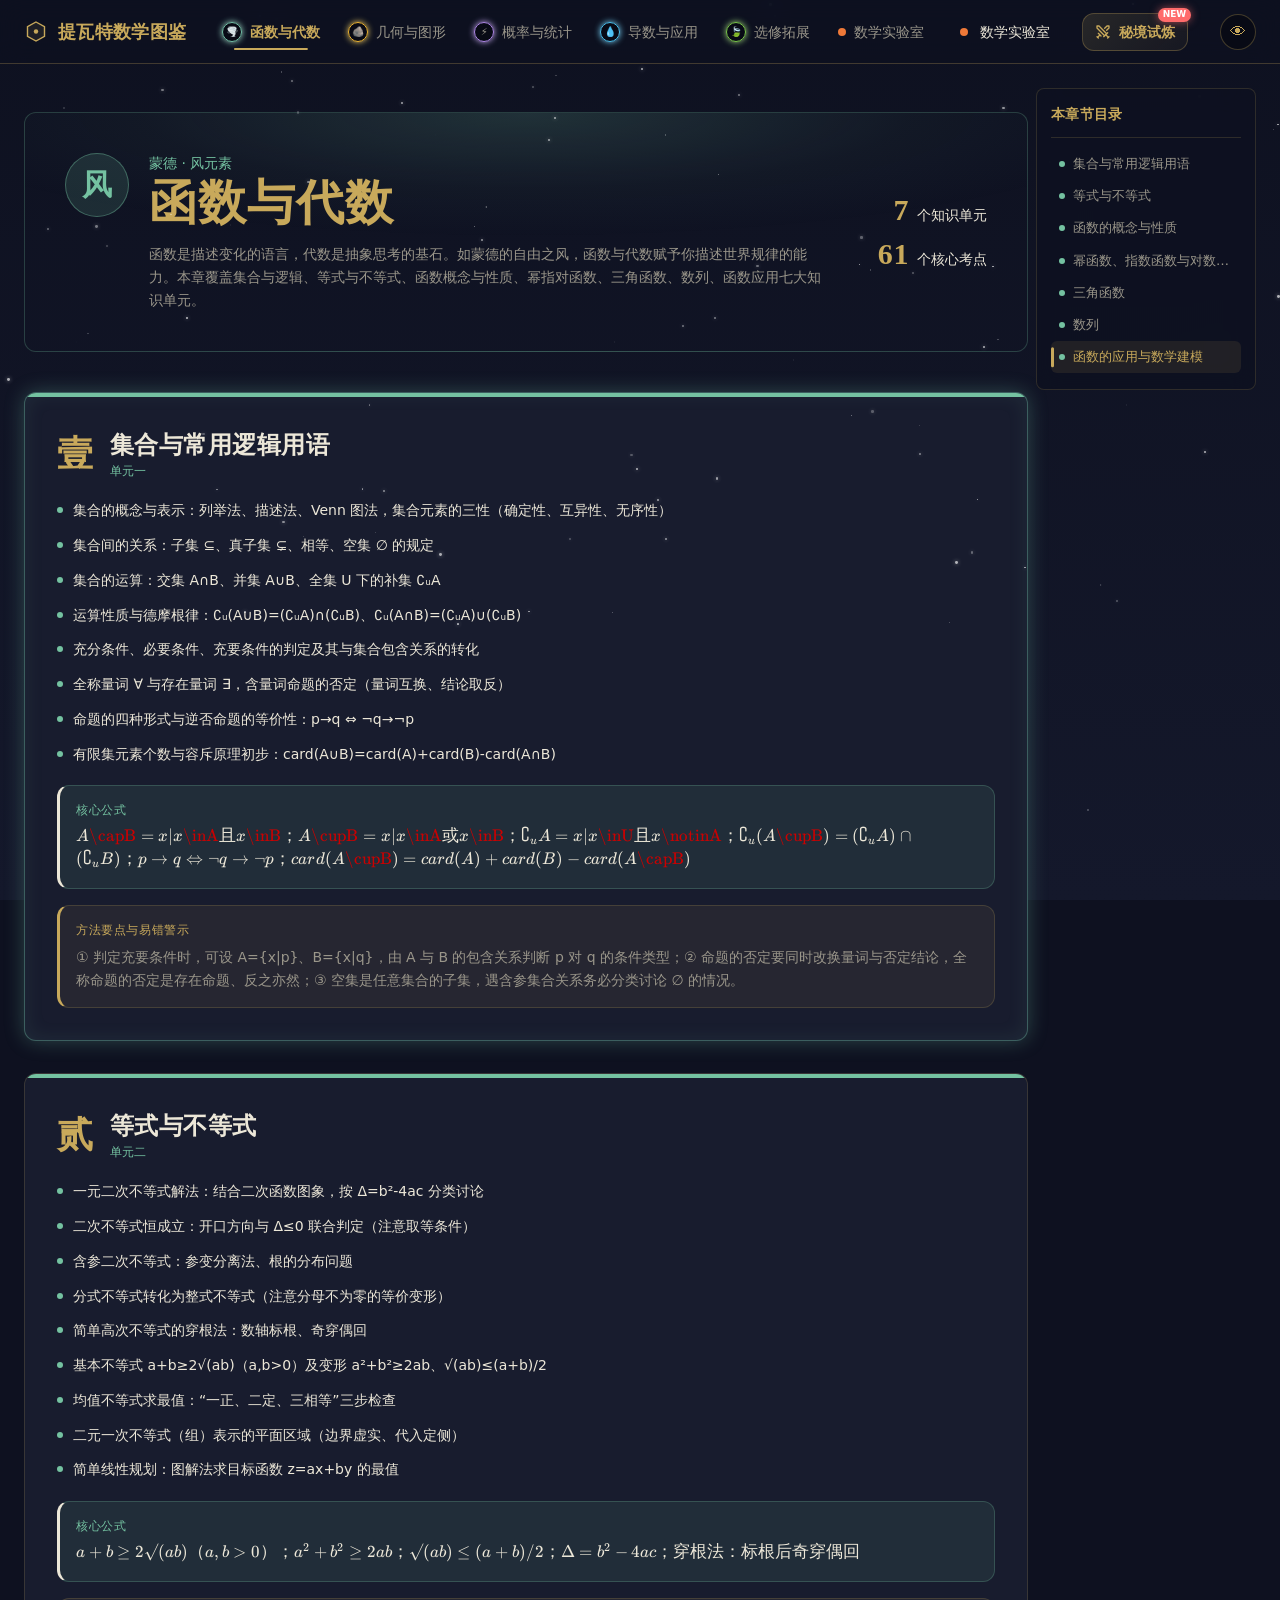
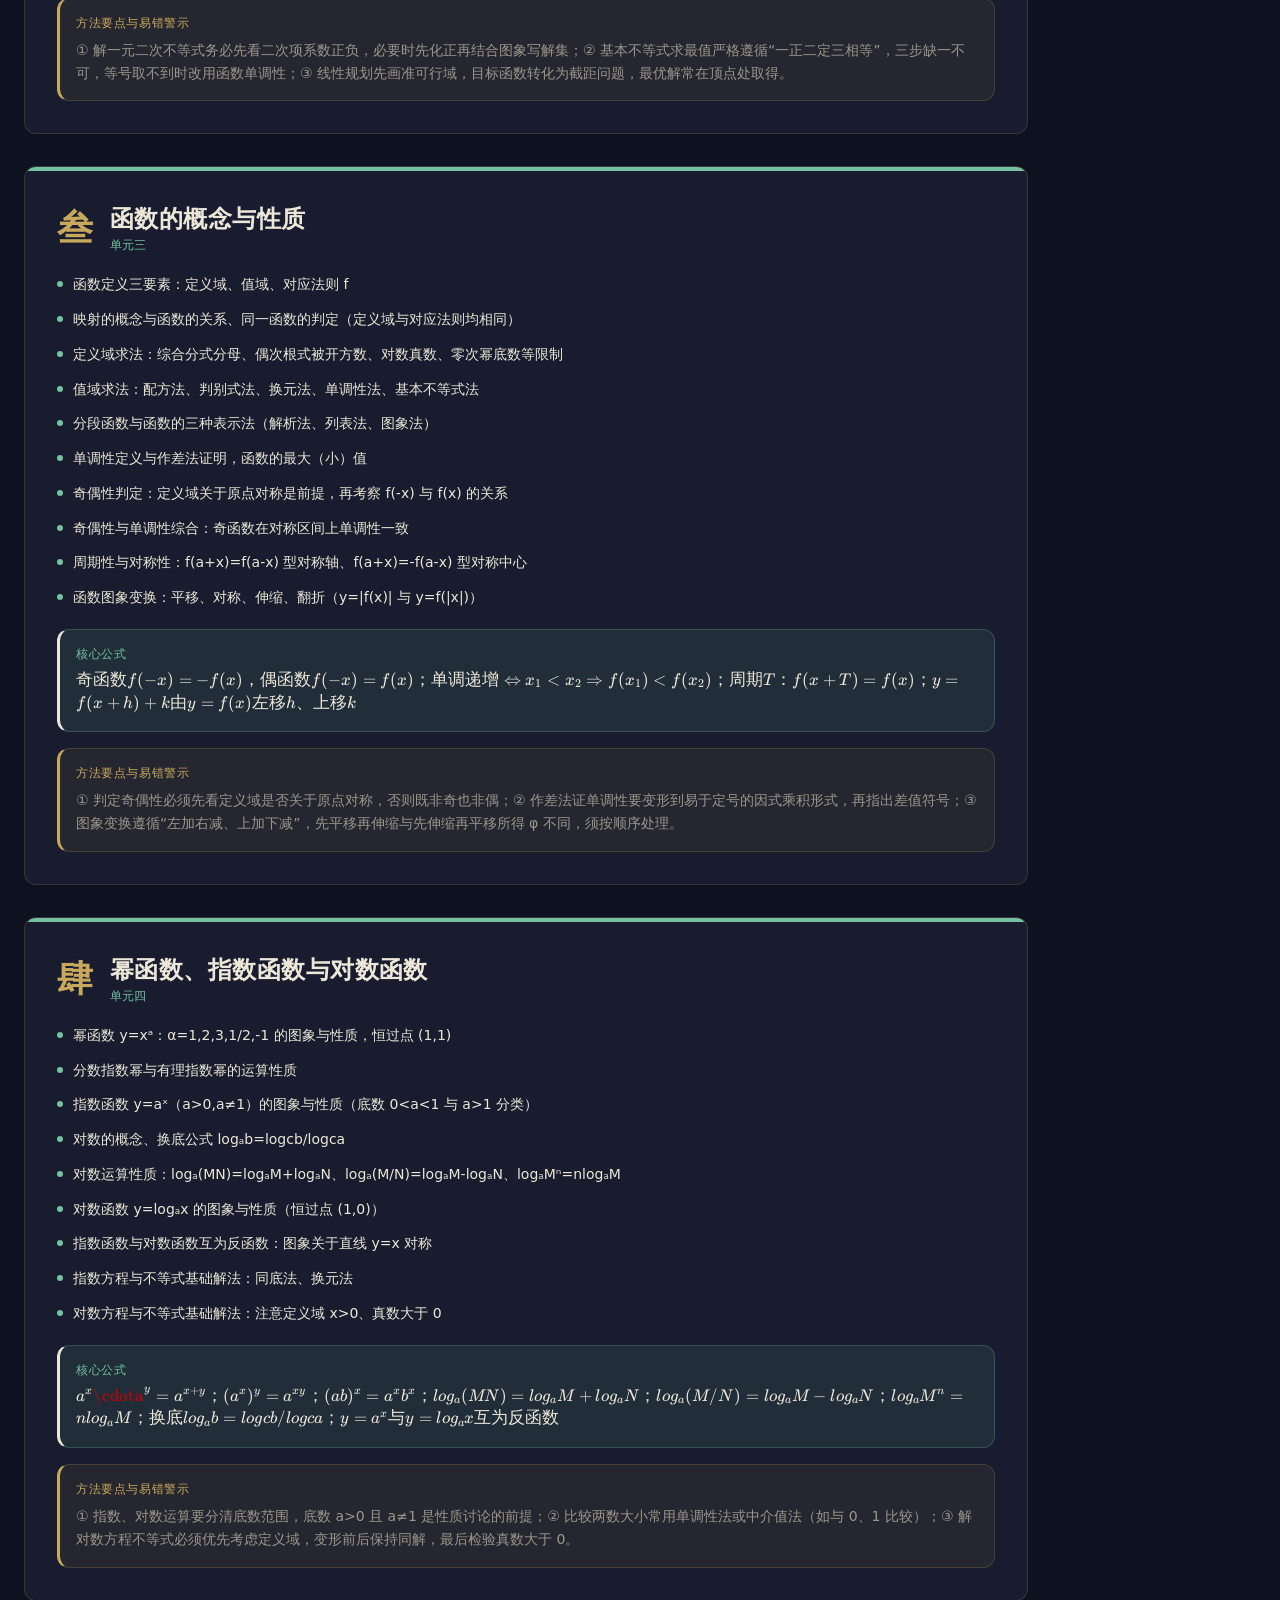
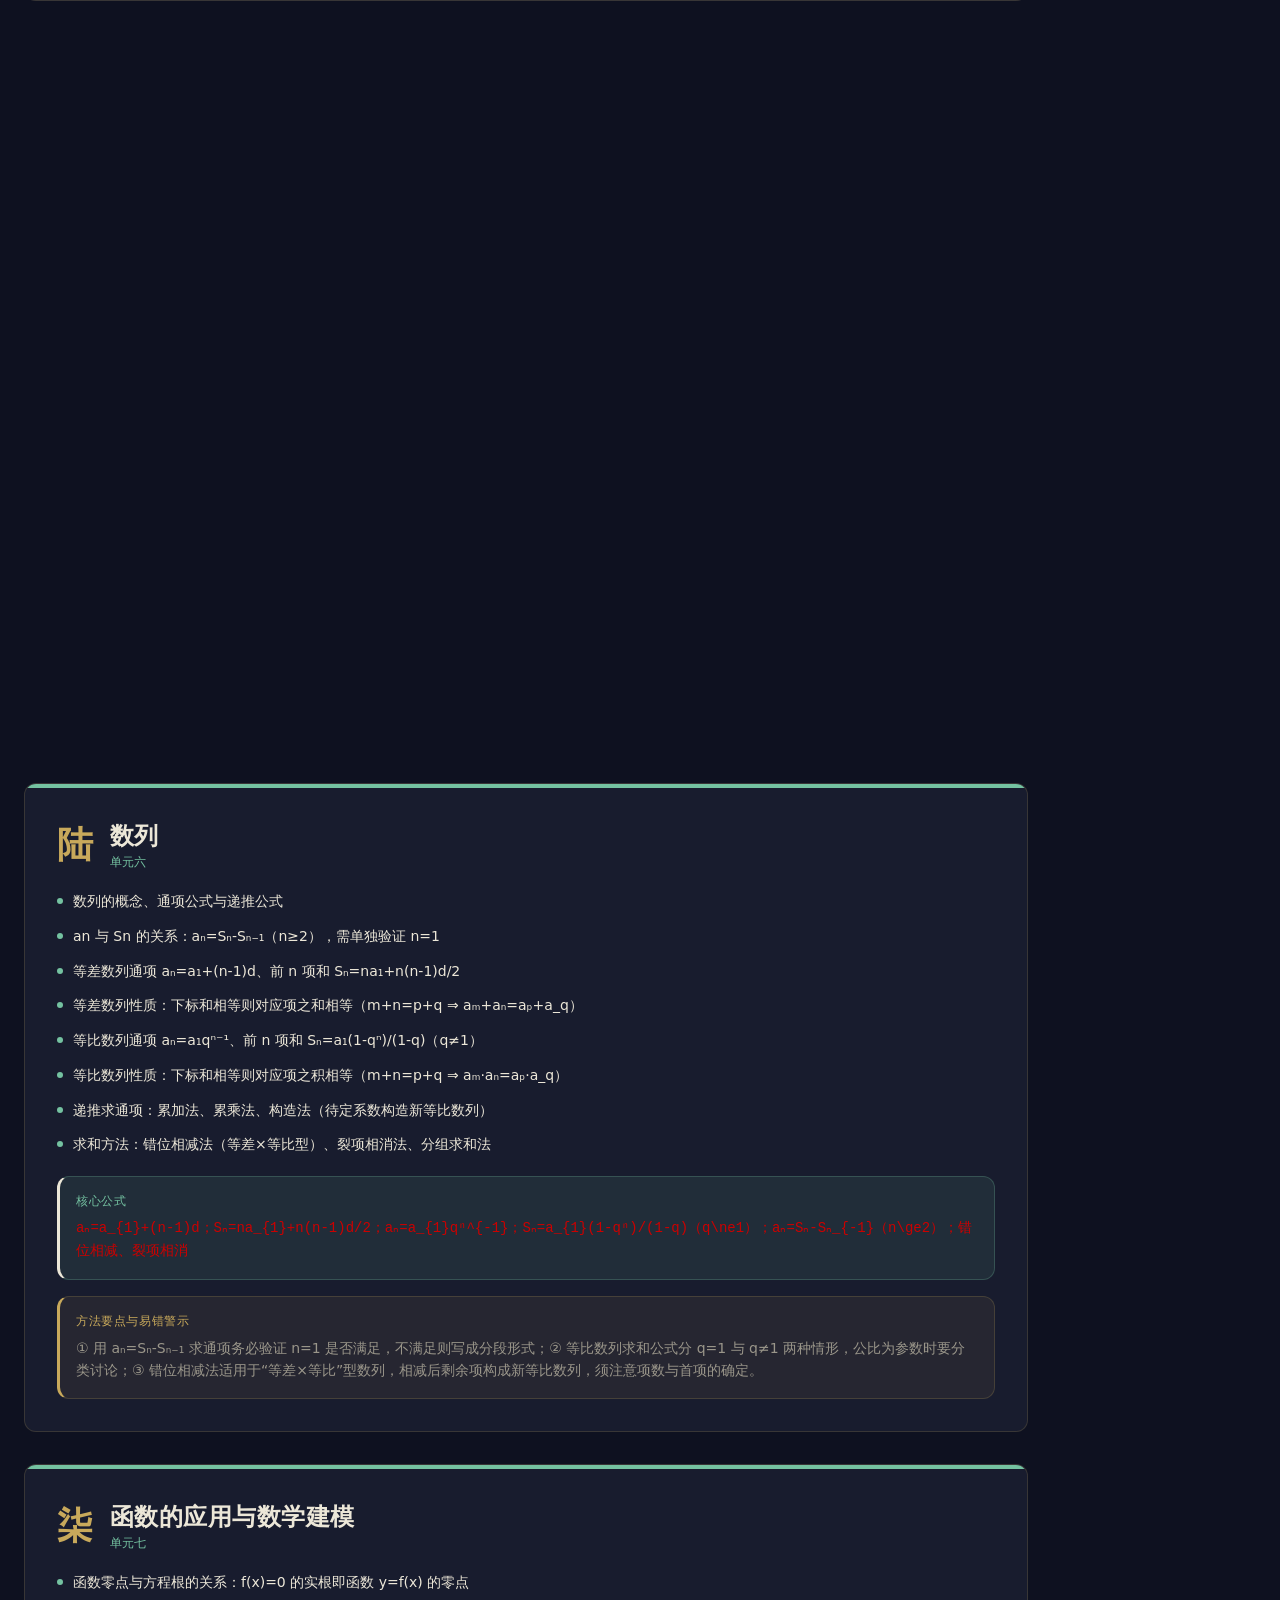
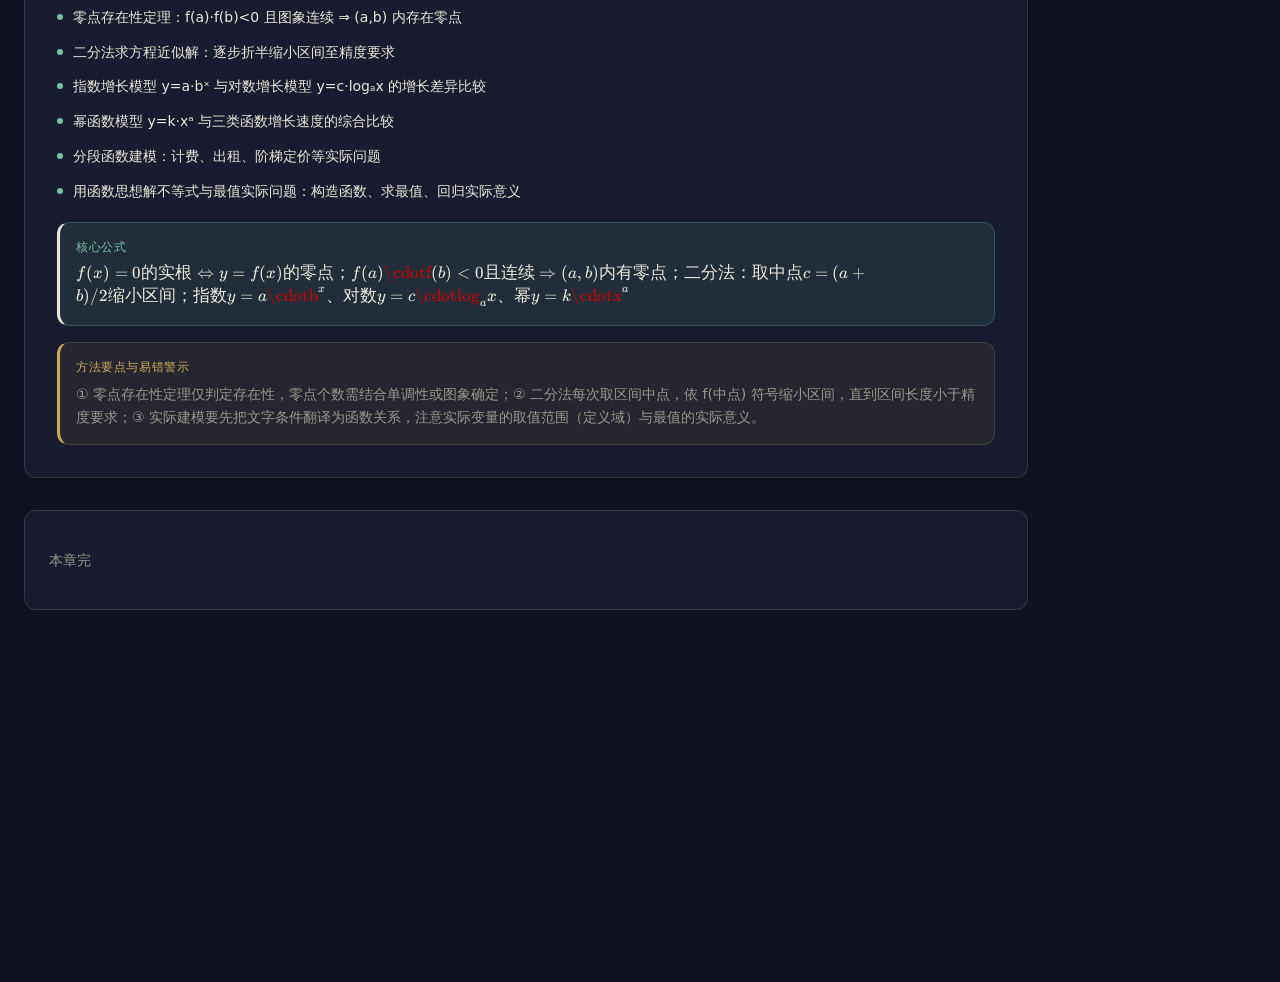
<file: functions.html>
<!DOCTYPE html>
<html lang="zh" class="dark">
<head>
    <meta charset="UTF-8">
    <meta name="viewport" content="width=device-width, initial-scale=1.0, viewport-fit=cover">
    <meta name="apple-mobile-web-app-capable" content="yes">
    <meta name="apple-mobile-web-app-status-bar-style" content="black-translucent">
    <meta name="theme-color" content="#0D0B1A">
    <meta http-equiv="Cache-Control" content="no-cache, no-store, must-revalidate"><meta http-equiv="Pragma" content="no-cache"><meta http-equiv="Expires" content="0">
    <title>提瓦特数学图鉴</title>
    <meta name="description" content="函数知识页：函数概念、基本初等函数、函数图像与性质的高中知识点总结。">
    <meta property="og:title" content="函数 · 提瓦特数学图鉴">
    <meta property="og:description" content="函数概念、基本初等函数、函数图像与性质的高中知识点总结。">
    <meta property="og:type" content="website">
    <meta property="og:url" content="https://ll-lk.github.io/yuanshen/functions.html">
    <meta property="og:image" content="https://ll-lk.github.io/yuanshen/assets/favicon.svg">
    <link rel="canonical" href="https://ll-lk.github.io/yuanshen/functions.html">
    <meta name="twitter:card" content="summary">
    <meta name="twitter:title" content="函数 · 提瓦特数学图鉴">
    <meta name="twitter:description" content="函数概念、基本初等函数、函数图像与性质的高中知识点总结。">
    <link rel="preload" href="assets/favicon.svg" as="image" type="image/svg+xml">
    <link rel="preconnect" href="https://genshin.jmp.blue">
    <link rel="dns-prefetch" href="https://genshin.jmp.blue">
    <script type="application/ld+json">
    {
      "@context": "https://schema.org",
      "@type": "WebPage",
      "name": "函数 · 提瓦特数学图鉴",
      "description": "函数概念、基本初等函数、函数图像与性质的高中知识点总结。",
      "url": "https://ll-lk.github.io/yuanshen/functions.html",
      "isPartOf": {
        "@type": "WebSite",
        "name": "提瓦特数学图鉴",
        "url": "https://ll-lk.github.io/yuanshen/"
      }
    }
    </script>
    <link rel="icon" href="assets/favicon.svg" type="image/svg+xml">
    <link rel="manifest" href="manifest.json">
    <link rel="apple-touch-icon" href="assets/favicon.svg">
    <style id="theme-vars">
/* ============================================================
   提瓦特数学图鉴 · 原神视觉风格配色与字体系统
   Brand prefix: genshin
   主色：原神金（命之座/品质金）· 背景：提瓦特夜空深蓝紫
   ============================================================ */

/* ---------- Light Mode（浅色·白日提瓦特） ---------- */
:root {
  --genshin-primary: #B8932E;
  --genshin-primary-foreground: #FBF7EC;

  --genshin-primary-50: #FBF6E7;
  --genshin-primary-100: #F3E8C2;
  --genshin-primary-200: #E7D08A;
  --genshin-primary-300: #D9B85A;
  --genshin-primary-400: #C8A14A;
  --genshin-primary-500: #B8932E;
  --genshin-primary-600: #9A7826;
  --genshin-primary-700: #7C5F20;
  --genshin-primary-800: #5E471A;
  --genshin-primary-900: #423014;
  --genshin-primary-950: #2A1E0C;

  /* 中性色 —— 暖羊皮纸 / 石板 */
  --genshin-background: #F6F1E4;
  --genshin-foreground: #2A2418;
  --genshin-card: #FBF7EC;
  --genshin-card-foreground: #2A2418;
  --genshin-popover: #FBF7EC;
  --genshin-popover-foreground: #2A2418;
  --genshin-muted: #E7DFC9;
  --genshin-muted-foreground: #6B6048;
  --genshin-border: #D8CDA8;
  --genshin-input: #D8CDA8;
  --genshin-ring: #B8932E;

  /* 状态色 */
  --genshin-state-success: #4F9E78;
  --genshin-state-warning: #C8941E;
  --genshin-state-error: #C25442;
  --genshin-state-info: #4A93C2;

  /* 圆角 —— 原神 UI 偏方正克制 */
  --genshin-radius-small: 4px;
  --genshin-radius-medium: 8px;
  --genshin-radius-large: 12px;
  --genshin-radius-full: 9999px;
}

/* ---------- Dark Mode（深色·提瓦特夜空） 默认 ---------- */
.dark {
  --genshin-primary: #C8A95B;
  --genshin-primary-foreground: #1A1408;

  --genshin-primary-50: #2A1E0C;
  --genshin-primary-100: #423014;
  --genshin-primary-200: #5E471A;
  --genshin-primary-300: #7C5F20;
  --genshin-primary-400: #9A7826;
  --genshin-primary-500: #B8932E;
  --genshin-primary-600: #C8A95B;
  --genshin-primary-700: #D9B85A;
  --genshin-primary-800: #E7D08A;
  --genshin-primary-900: #F3E8C2;
  --genshin-primary-950: #FBF6E7;

  /* 中性色 —— 提瓦特夜空深蓝紫 */
  --genshin-background: #0E1120;
  --genshin-foreground: #ECE7D8;
  --genshin-card: #181C2E;
  --genshin-card-foreground: #ECE7D8;
  --genshin-popover: #1F2438;
  --genshin-popover-foreground: #ECE7D8;
  --genshin-muted: #262B42;
  --genshin-muted-foreground: #9A968A;
  --genshin-border: rgba(200, 169, 91, 0.18);
  --genshin-input: rgba(200, 169, 91, 0.28);
  --genshin-ring: #C8A95B;

  /* 状态色 */
  --genshin-state-success: #74C2A1;
  --genshin-state-warning: #E6B445;
  --genshin-state-error: #D97766;
  --genshin-state-info: #6FB7E0;
}

/* ---------- Tailwind @theme inline 映射 ---------- */
@theme inline {
  --color-background: var(--genshin-background);
  --color-foreground: var(--genshin-foreground);
  --color-card: var(--genshin-card);
  --color-card-foreground: var(--genshin-card-foreground);
  --color-popover: var(--genshin-popover);
  --color-popover-foreground: var(--genshin-popover-foreground);
  --color-primary: var(--genshin-primary);
  --color-primary-foreground: var(--genshin-primary-foreground);
  --color-muted: var(--genshin-muted);
  --color-muted-foreground: var(--genshin-muted-foreground);
  --color-border: var(--genshin-border);
  --color-input: var(--genshin-input);
  --color-ring: var(--genshin-ring);

  --color-state-success: var(--genshin-state-success);
  --color-state-warning: var(--genshin-state-warning);
  --color-state-error: var(--genshin-state-error);
  --color-state-info: var(--genshin-state-info);

  --radius-sm: var(--genshin-radius-small);
  --radius-md: var(--genshin-radius-medium);
  --radius-lg: var(--genshin-radius-large);
  --radius-full: var(--genshin-radius-full);
}

/* ---------- 字体系统 ---------- */
/* 标题：衬线体（奇幻史诗感） · 正文：无衬线（现代易读） */
.font-display {
  font-family: "Noto Serif SC", "Songti SC", "STSong", serif;
  font-weight: 600;
  letter-spacing: 0.02em;
}
.font-body {
  font-family: "Noto Sans SC", "PingFang SC", "Microsoft YaHei", system-ui, sans-serif;
}

    @keyframes pulse{0%,100%{transform:scale(1);opacity:1}50%{transform:scale(1.15);opacity:0.85}}
</style>
    <script src="assets/vendor/tailwind-browser-4.3.1.js"></script>
    <script src="assets/vendor/lucide-1.8.0.min.js"></script>
    <link rel="stylesheet" href="assets/vendor/katex/katex.min.css">
    <script src="assets/vendor/katex/katex.min.js"></script>
    <style type="text/tailwindcss">
  @theme inline {
    --color-background: var(--genshin-background);
    --color-foreground: var(--genshin-foreground);
    --color-card: var(--genshin-card);
    --color-card-foreground: var(--genshin-card-foreground);
    --color-popover: var(--genshin-popover);
    --color-popover-foreground: var(--genshin-popover-foreground);
    --color-primary: var(--genshin-primary);
    --color-primary-foreground: var(--genshin-primary-foreground);
    --color-muted: var(--genshin-muted);
    --color-muted-foreground: var(--genshin-muted-foreground);
    --color-border: var(--genshin-border);
    --color-input: var(--genshin-input);
    --color-ring: var(--genshin-ring);
    --radius-sm: var(--genshin-radius-small);
    --radius-md: var(--genshin-radius-medium);
    --radius-lg: var(--genshin-radius-large);
  }
  @layer base {
    body { background: var(--genshin-background); color: var(--genshin-foreground); }
    td, th { @apply break-words; word-break: break-all; word-break: auto-phrase; }
    th { @apply whitespace-nowrap; }
  }
    </style>
    <style id="semantic-token-fallback">
      .bg-background { background-color: var(--genshin-background); }
      .text-background { color: var(--genshin-background); }
      .border-background { border-color: var(--genshin-background); }
      .ring-background { --tw-ring-color: var(--genshin-background); }
      .bg-foreground { background-color: var(--genshin-foreground); }
      .text-foreground { color: var(--genshin-foreground); }
      .border-foreground { border-color: var(--genshin-foreground); }
      .ring-foreground { --tw-ring-color: var(--genshin-foreground); }
      .bg-card { background-color: var(--genshin-card); }
      .text-card { color: var(--genshin-card); }
      .border-card { border-color: var(--genshin-card); }
      .ring-card { --tw-ring-color: var(--genshin-card); }
      .bg-card-foreground { background-color: var(--genshin-card-foreground); }
      .text-card-foreground { color: var(--genshin-card-foreground); }
      .border-card-foreground { border-color: var(--genshin-card-foreground); }
      .ring-card-foreground { --tw-ring-color: var(--genshin-card-foreground); }
      .bg-popover { background-color: var(--genshin-popover); }
      .text-popover { color: var(--genshin-popover); }
      .border-popover { border-color: var(--genshin-popover); }
      .ring-popover { --tw-ring-color: var(--genshin-popover); }
      .bg-popover-foreground { background-color: var(--genshin-popover-foreground); }
      .text-popover-foreground { color: var(--genshin-popover-foreground); }
      .border-popover-foreground { border-color: var(--genshin-popover-foreground); }
      .ring-popover-foreground { --tw-ring-color: var(--genshin-popover-foreground); }
      .bg-primary { background-color: var(--genshin-primary); }
      .text-primary { color: var(--genshin-primary); }
      .border-primary { border-color: var(--genshin-primary); }
      .ring-primary { --tw-ring-color: var(--genshin-primary); }
      .bg-primary-foreground { background-color: var(--genshin-primary-foreground); }
      .text-primary-foreground { color: var(--genshin-primary-foreground); }
      .border-primary-foreground { border-color: var(--genshin-primary-foreground); }
      .ring-primary-foreground { --tw-ring-color: var(--genshin-primary-foreground); }
      .bg-muted { background-color: var(--genshin-muted); }
      .text-muted { color: var(--genshin-muted); }
      .border-muted { border-color: var(--genshin-muted); }
      .ring-muted { --tw-ring-color: var(--genshin-muted); }
      .bg-muted-foreground { background-color: var(--genshin-muted-foreground); }
      .text-muted-foreground { color: var(--genshin-muted-foreground); }
      .border-muted-foreground { border-color: var(--genshin-muted-foreground); }
      .ring-muted-foreground { --tw-ring-color: var(--genshin-muted-foreground); }
      .bg-border { background-color: var(--genshin-border); }
      .text-border { color: var(--genshin-border); }
      .border-border { border-color: var(--genshin-border); }
      .ring-border { --tw-ring-color: var(--genshin-border); }
      .bg-input { background-color: var(--genshin-input); }
      .text-input { color: var(--genshin-input); }
      .border-input { border-color: var(--genshin-input); }
      .ring-input { --tw-ring-color: var(--genshin-input); }
      .bg-ring { background-color: var(--genshin-ring); }
      .text-ring { color: var(--genshin-ring); }
      .border-ring { border-color: var(--genshin-ring); }
      .ring-ring { --tw-ring-color: var(--genshin-ring); }
    </style>
    <style>
      .no-scrollbar::-webkit-scrollbar { display: none; }
      .no-scrollbar { -ms-overflow-style: none; scrollbar-width: none; }
      [data-icon] {
        display: inline-flex;
        align-items: center;
        justify-content: center;
        -webkit-mask-size: contain;
        mask-size: contain;
        -webkit-mask-repeat: no-repeat;
        mask-repeat: no-repeat;
        -webkit-mask-position: center;
        mask-position: center;
        background-color: currentColor;
      }
      .skip-link {
        position: absolute;
        width: 1px;
        height: 1px;
        padding: 0;
        margin: -1px;
        overflow: hidden;
        clip: rect(0, 0, 0, 0);
        white-space: nowrap;
        border: 0;
      }
      .skip-link:focus {
        position: fixed;
        top: 16px;
        left: 16px;
        width: auto;
        height: auto;
        padding: 12px 20px;
        margin: 0;
        clip: auto;
        white-space: normal;
        background: var(--genshin-primary);
        color: var(--genshin-primary-foreground);
        text-decoration: none;
        border-radius: 8px;
        z-index: 9999;
        box-shadow: 0 4px 20px rgba(0,0,0,0.4);
        font-weight: 600;
      }
    </style>
    <link rel="stylesheet" href="assets/genshin-enhancements.css">
    <noscript><style>.reveal,.hero-reveal{opacity:1!important;transform:none!important;animation:none!important}</style></noscript>
    <style id="enhanced-design">
/* === 提瓦特数学图鉴 · 排版与动画增强系统 === */
/* 性能安全：仅使用 transform + opacity（合成器友好），IntersectionObserver 替代 scroll 监听 */

/* 排版优化 */
body { line-height: 1.75; }
.section-title { position: relative; padding-bottom: 14px; }
.section-title::after {
  content: ''; position: absolute; bottom: 0; left: 0;
  width: 48px; height: 3px; border-radius: 2px;
  background: linear-gradient(90deg, var(--genshin-primary), transparent);
}

/* 滚动入场动画 (GPU 友好) */
.reveal {
  opacity: 0; transform: translateY(28px);
  transition: opacity .6s cubic-bezier(.22,1,.36,1), transform .6s cubic-bezier(.22,1,.36,1);
  transition-delay: var(--reveal-delay, 0ms);
}
.reveal.reveal-visible { opacity: 1; transform: translateY(0); }

/* 卡片悬浮提升 */
.genshin-card {
  transition: transform .3s cubic-bezier(.22,1,.36,1), border-color .3s, box-shadow .3s;
}
.genshin-card:hover {
  transform: translateY(-4px);
  border-color: rgba(200,169,91,.4);
  box-shadow: 0 8px 32px rgba(0,0,0,.3);
}

/* 导航栏动画下划线 */
.nav-link { position: relative; }
.nav-link::after {
  content: ''; position: absolute; bottom: 4px; left: 0;
  width: 0; height: 2px; border-radius: 1px;
  background: var(--genshin-primary);
  transition: width .3s cubic-bezier(.22,1,.36,1);
}
.nav-link:hover::after, .nav-link[data-active="true"]::after { width: 100%; }

/* 公式框 / 提示框左侧装饰边 */
.formula-box { border-left: 3px solid currentColor; }
.tip-box { border-left: 3px solid var(--genshin-primary); }

/* 下一章节 CTA 悬浮 */
.next-cta {
  transition: transform .3s cubic-bezier(.22,1,.36,1), border-color .3s;
}
.next-cta:hover { transform: translateY(-2px); border-color: rgba(200,169,91,.45); }

/* Hero 入场动画 */
.hero-reveal {
  opacity: 0; transform: translateY(20px);
  animation: heroFadeUp .8s cubic-bezier(.22,1,.36,1) forwards;
  animation-delay: var(--hero-delay, 0ms);
}
@keyframes heroFadeUp { to { opacity: 1; transform: translateY(0); } }

/* === 侧边章节目录 TOC（v3 新增） === */
/* 锚点目标上边距，避免被固定导航栏遮挡 */
article[id^="kp-"] { scroll-margin-top: 90px; }

/* 桌面端固定侧边目录 */
.toc-desktop {
  position: fixed;
  right: 24px;
  top: 88px;
  width: 220px;
  max-height: calc(100vh - 120px);
  overflow-y: auto;
  background: rgba(14, 17, 32, 0.85);
  -webkit-backdrop-filter: blur(12px);
  backdrop-filter: blur(12px);
  border: 1px solid rgba(200, 169, 91, 0.18);
  border-radius: 8px;
  padding: 16px 14px;
  z-index: 40;
}
.toc-desktop::-webkit-scrollbar { width: 4px; }
.toc-desktop::-webkit-scrollbar-thumb { background: rgba(200, 169, 91, 0.25); border-radius: 2px; }

/* TOC 条目（桌面端与移动端面板共用） */
.toc-item {
  display: flex;
  align-items: center;
  gap: 8px;
  padding: 7px 8px;
  border-radius: 6px;
  font-size: 13px;
  color: var(--genshin-muted-foreground);
  cursor: pointer;
  transition: color .2s ease, background .2s ease;
  text-decoration: none;
  line-height: 1.4;
  position: relative;
}
.toc-item .toc-text {
  flex: 1;
  min-width: 0;
  overflow: hidden;
  text-overflow: ellipsis;
  white-space: nowrap;
}
.toc-item:hover {
  background: rgba(200, 169, 91, 0.08);
  color: var(--genshin-foreground);
}
.toc-item.toc-active {
  color: var(--genshin-primary);
  background: rgba(200, 169, 91, 0.10);
}
.toc-item.toc-active::before {
  content: '';
  position: absolute;
  left: 0;
  top: 50%;
  transform: translateY(-50%);
  width: 3px;
  height: 60%;
  background: var(--genshin-primary);
  border-radius: 2px;
}

/* 移动端浮动目录下拉面板 */
.toc-mobile-panel {
  position: absolute;
  right: 0;
  bottom: 56px;
  width: 220px;
  max-height: calc(100vh - 120px);
  overflow-y: auto;
  background: rgba(14, 17, 32, 0.92);
  -webkit-backdrop-filter: blur(12px);
  backdrop-filter: blur(12px);
  border: 1px solid rgba(200, 169, 91, 0.18);
  border-radius: 8px;
  padding: 16px 14px;
  box-shadow: 0 8px 32px rgba(0, 0, 0, 0.4);
}

/* 移动端：将“回到顶部”按钮移至左下，避免与目录浮动按钮重叠 */
@media (max-width: 767px) {
  #back-to-top { right: auto; left: 24px; }
}

/* reduced-motion 完全禁用动画 */
@media (prefers-reduced-motion: reduce) {
  .reveal { opacity: 1; transform: none; transition: none; }
  .hero-reveal { opacity: 1; transform: none; animation: none; }
  .genshin-card, .next-cta { transition: none; }
  .genshin-card:hover, .next-cta:hover { transform: none; }
  .toc-item { transition: none; }
  html { scroll-behavior: auto; }
  * { animation-duration: .01ms !important; transition-duration: .01ms !important; }
}
    </style>
</head>
<body class="min-h-screen font-sans antialiased">
    <a href="#main" class="skip-link">跳到主要内容</a>
    <!-- ===== 顶部固定导航栏 ===== -->
    <nav class="fixed top-0 inset-x-0 z-50" style="background: rgba(14,17,32,0.85); backdrop-filter: blur(12px); -webkit-backdrop-filter: blur(12px); border-bottom: 1px solid rgba(200,169,91,0.28);">
      <div class="max-w-7xl mx-auto px-6 h-16 flex items-center justify-between font-body">
        <a href="index.html" data-nav-key="home" class="brand-link flex items-center gap-2.5 cursor-pointer shrink-0">
          <svg width="24" height="24" viewBox="0 0 24 24" fill="none" class="shrink-0" aria-hidden="true">
            <path d="M12 2 L20.5 6.75 L20.5 16.25 L12 21 L3.5 16.25 L3.5 6.75 Z" stroke="#C8A95B" stroke-width="1.4" fill="rgba(200,169,91,0.10)"></path>
            <circle cx="12" cy="11.5" r="2.2" fill="#C8A95B"></circle>
          </svg>
          <span class="font-display text-lg whitespace-nowrap" style="color: var(--genshin-primary);">提瓦特数学图鉴</span>
        </a>
        <div class="hidden lg:flex items-center gap-5">
          <a href="functions.html" data-nav-key="functions" data-active="true" class="nav-link flex items-center gap-2 px-1 py-2 text-sm whitespace-nowrap">
            <span class="w-2 h-2 rounded-full shrink-0" style="background:#74C2A1;"></span>
            <span>函数与代数</span>
          </a>
          <a href="geometry.html" data-nav-key="geometry" class="nav-link flex items-center gap-2 px-1 py-2 text-sm whitespace-nowrap">
            <span class="w-2 h-2 rounded-full shrink-0" style="background:#D4B863;"></span>
            <span>几何与图形</span>
          </a>
          <a href="probability.html" data-nav-key="probability" class="nav-link flex items-center gap-2 px-1 py-2 text-sm whitespace-nowrap">
            <span class="w-2 h-2 rounded-full shrink-0" style="background:#A85AF5;"></span>
            <span>概率与统计</span>
          </a>
          <a href="calculus.html" data-nav-key="calculus" class="nav-link flex items-center gap-2 px-1 py-2 text-sm whitespace-nowrap">
            <span class="w-2 h-2 rounded-full shrink-0" style="background:#4CC2F0;"></span>
            <span>导数与应用</span>
          </a>
          <a href="elective.html" data-nav-key="elective" class="nav-link flex items-center gap-2 px-1 py-2 text-sm whitespace-nowrap">
            <span class="w-2 h-2 rounded-full shrink-0" style="background:#7BC94A;"></span>
            <span>选修拓展</span>
          </a>
          <a href="lab.html" data-nav-key="lab" class="nav-link flex items-center gap-2 px-1 py-2 text-sm whitespace-nowrap">
            <span class="w-2 h-2 rounded-full shrink-0" style="background:#EF7938;"></span>
            <span>数学实验室</span>
          </a>
          <a href="lab.html" data-nav-key="lab" class="mobile-nav-link flex items-center gap-3 px-3 py-3 rounded-lg text-sm transition-colors hover:bg-[#C8A95B]/10" style="color: var(--genshin-foreground);"><span class="w-2 h-2 rounded-full shrink-0" style="background:#EF7938;"></span>数学实验室</a>
          <a href="challenge.html" data-nav-key="challenge" class="nav-link flex items-center gap-2 px-3 py-2 text-sm whitespace-nowrap rounded-lg" style="position:relative;background: linear-gradient(135deg, rgba(200,169,91,0.15), rgba(200,169,91,0.05)); border: 1px solid rgba(200,169,91,0.3); color: #C8A95B; font-weight: 600;"><i data-lucide="swords" class="w-4 h-4"></i><span>秘境试炼</span><span class="NEW-badge" style="position:absolute;top:-6px;right:-4px;background:#FF6B6B;color:#fff;font-size:9px;padding:1px 5px;border-radius:8px;font-weight:700;line-height:1.3;box-shadow:0 0 8px rgba(255,107,107,0.6);animation:pulse 2s infinite;">NEW</span>
          </a>
        </div>
        <button id="mobile-menu-toggle" type="button" aria-label="打开菜单" aria-expanded="false" class="lg:hidden inline-flex items-center justify-center w-11 h-11 rounded-lg transition-colors hover:bg-[#C8A95B]/10" style="color: var(--genshin-primary); border: 1px solid var(--genshin-border);">
          <svg class="menu-icon-open" width="20" height="20" viewBox="0 0 24 24" fill="none" stroke="currentColor" stroke-width="2" stroke-linecap="round"><line x1="3" y1="6" x2="21" y2="6"/><line x1="3" y1="12" x2="21" y2="12"/><line x1="3" y1="18" x2="21" y2="18"/></svg>
          <svg class="menu-icon-close hidden" width="20" height="20" viewBox="0 0 24 24" fill="none" stroke="currentColor" stroke-width="2" stroke-linecap="round"><line x1="6" y1="6" x2="18" y2="18"/><line x1="18" y1="6" x2="6" y2="18"/></svg>
        </button>
      </div>
      <div id="mobile-menu" class="lg:hidden hidden border-t" style="background: rgba(14,17,32,0.97); backdrop-filter: blur(12px); -webkit-backdrop-filter: blur(12px); border-color: var(--genshin-border);">
        <div class="max-w-7xl mx-auto px-6 py-3 flex flex-col gap-1 font-body">
          <a href="functions.html" data-nav-key="functions" class="mobile-nav-link flex items-center gap-3 px-3 py-3 rounded-lg text-sm transition-colors hover:bg-[#C8A95B]/10" style="color: var(--genshin-foreground);"><span class="w-2 h-2 rounded-full shrink-0" style="background:#74C2A1;"></span>函数与代数</a>
          <a href="geometry.html" data-nav-key="geometry" class="mobile-nav-link flex items-center gap-3 px-3 py-3 rounded-lg text-sm transition-colors hover:bg-[#C8A95B]/10" style="color: var(--genshin-foreground);"><span class="w-2 h-2 rounded-full shrink-0" style="background:#D4B863;"></span>几何与图形</a>
          <a href="probability.html" data-nav-key="probability" class="mobile-nav-link flex items-center gap-3 px-3 py-3 rounded-lg text-sm transition-colors hover:bg-[#C8A95B]/10" style="color: var(--genshin-foreground);"><span class="w-2 h-2 rounded-full shrink-0" style="background:#A85AF5;"></span>概率与统计</a>
          <a href="calculus.html" data-nav-key="calculus" class="mobile-nav-link flex items-center gap-3 px-3 py-3 rounded-lg text-sm transition-colors hover:bg-[#C8A95B]/10" style="color: var(--genshin-foreground);"><span class="w-2 h-2 rounded-full shrink-0" style="background:#4CC2F0;"></span>导数与应用</a>
          <a href="elective.html" data-nav-key="elective" class="mobile-nav-link flex items-center gap-3 px-3 py-3 rounded-lg text-sm transition-colors hover:bg-[#C8A95B]/10" style="color: var(--genshin-foreground);"><span class="w-2 h-2 rounded-full shrink-0" style="background:#7BC94A;"></span>选修拓展</a>
          <a href="challenge.html" data-nav-key="challenge" class="mobile-nav-link flex items-center gap-3 px-3 py-3 rounded-lg text-sm transition-colors" style="color: #C8A95B; background: linear-gradient(135deg, rgba(200,169,91,0.15), rgba(200,169,91,0.05)); border: 1px solid rgba(200,169,91,0.3);"><i data-lucide="swords" class="w-4 h-4"></i>秘境试炼<span style="margin-left:4px;background:#FF6B6B;color:#fff;font-size:9px;padding:1px 5px;border-radius:8px;font-weight:700;">NEW</span></a>
        </div>
      </div>
    </nav>

    <!-- ===== 侧边章节目录 TOC（桌面端，v3 新增） ===== -->
    <aside class="toc-desktop hidden lg:block" aria-label="本章节目录">
      <div class="font-display text-sm mb-3" style="color: var(--genshin-primary);">本章节目录</div>
      <div style="height:1px; background: rgba(200,169,91,0.18); margin-bottom: 10px;"></div>
      <nav>
        <a href="#kp-sets" class="toc-item"><span style="width:6px;height:6px;border-radius:50%;background:#74C2A1;flex-shrink:0;"></span><span class="toc-text">集合与常用逻辑用语</span></a>
        <a href="#kp-inequality" class="toc-item"><span style="width:6px;height:6px;border-radius:50%;background:#74C2A1;flex-shrink:0;"></span><span class="toc-text">等式与不等式</span></a>
        <a href="#kp-function-basics" class="toc-item"><span style="width:6px;height:6px;border-radius:50%;background:#74C2A1;flex-shrink:0;"></span><span class="toc-text">函数的概念与性质</span></a>
        <a href="#kp-exp-log" class="toc-item"><span style="width:6px;height:6px;border-radius:50%;background:#74C2A1;flex-shrink:0;"></span><span class="toc-text">幂函数、指数函数与对数函数</span></a>
        <a href="#kp-trig" class="toc-item"><span style="width:6px;height:6px;border-radius:50%;background:#74C2A1;flex-shrink:0;"></span><span class="toc-text">三角函数</span></a>
        <a href="#kp-sequence" class="toc-item"><span style="width:6px;height:6px;border-radius:50%;background:#74C2A1;flex-shrink:0;"></span><span class="toc-text">数列</span></a>
        <a href="#kp-modeling" class="toc-item"><span style="width:6px;height:6px;border-radius:50%;background:#74C2A1;flex-shrink:0;"></span><span class="toc-text">函数的应用与数学建模</span></a>
      </nav>
    </aside>

    <!-- ===== 移动端浮动目录按钮（v3 新增） ===== -->
    <div class="lg:hidden" style="position: fixed; right: 20px; bottom: 24px; z-index: 50;">
      <button id="toc-mobile-btn" type="button" aria-label="打开章节目录" aria-expanded="false" style="width:48px;height:48px;border-radius:50%;background:var(--genshin-primary);color:var(--genshin-primary-foreground);display:inline-flex;align-items:center;justify-content:center;box-shadow:0 4px 20px rgba(0,0,0,0.4);cursor:pointer;border:none;">
        <svg width="22" height="22" viewBox="0 0 24 24" fill="none" stroke="currentColor" stroke-width="2" stroke-linecap="round" stroke-linejoin="round" aria-hidden="true"><line x1="8" y1="6" x2="21" y2="6"/><line x1="8" y1="12" x2="21" y2="12"/><line x1="8" y1="18" x2="21" y2="18"/><line x1="3" y1="6" x2="3.01" y2="6"/><line x1="3" y1="12" x2="3.01" y2="12"/><line x1="3" y1="18" x2="3.01" y2="18"/></svg>
      </button>
      <div id="toc-mobile-panel" class="toc-mobile-panel" style="display:none;">
        <div class="font-display text-sm mb-3" style="color: var(--genshin-primary);">本章节目录</div>
        <div style="height:1px; background: rgba(200,169,91,0.18); margin-bottom: 10px;"></div>
        <nav>
          <a href="#kp-sets" class="toc-item"><span style="width:6px;height:6px;border-radius:50%;background:#74C2A1;flex-shrink:0;"></span><span class="toc-text">集合与常用逻辑用语</span></a>
          <a href="#kp-inequality" class="toc-item"><span style="width:6px;height:6px;border-radius:50%;background:#74C2A1;flex-shrink:0;"></span><span class="toc-text">等式与不等式</span></a>
          <a href="#kp-function-basics" class="toc-item"><span style="width:6px;height:6px;border-radius:50%;background:#74C2A1;flex-shrink:0;"></span><span class="toc-text">函数的概念与性质</span></a>
          <a href="#kp-exp-log" class="toc-item"><span style="width:6px;height:6px;border-radius:50%;background:#74C2A1;flex-shrink:0;"></span><span class="toc-text">幂函数、指数函数与对数函数</span></a>
          <a href="#kp-trig" class="toc-item"><span style="width:6px;height:6px;border-radius:50%;background:#74C2A1;flex-shrink:0;"></span><span class="toc-text">三角函数</span></a>
          <a href="#kp-sequence" class="toc-item"><span style="width:6px;height:6px;border-radius:50%;background:#74C2A1;flex-shrink:0;"></span><span class="toc-text">数列</span></a>
          <a href="#kp-modeling" class="toc-item"><span style="width:6px;height:6px;border-radius:50%;background:#74C2A1;flex-shrink:0;"></span><span class="toc-text">函数的应用与数学建模</span></a>
        </nav>
      </div>
    </div>

    <!-- ===== 主内容区（leaf 页面填充 SLOT） ===== -->
    <main class="font-body max-w-7xl mx-auto px-6 lg:pr-[252px] pt-28 pb-12" style="min-height: calc(100vh - 200px);">

    <!-- ===== 章节头部：风元素 · 蒙德 ===== -->
    <section class="reveal relative overflow-hidden rounded-xl border border-[#74C2A1]/25 mb-10" style="background-image: radial-gradient(ellipse 85% 70% at 50% 0%, rgba(116,194,161,0.18) 0%, rgba(116,194,161,0.04) 45%, transparent 75%);">
      <div class="relative p-6 sm:p-10 flex flex-col lg:flex-row lg:items-center gap-6 lg:gap-10">
        <!-- 左侧：徽章 + 标题 + 简介 -->
        <div class="flex-1 min-w-0 flex flex-col sm:flex-row sm:items-start gap-5">
          <div class="w-16 h-16 rounded-full flex items-center justify-center shrink-0 bg-[#74C2A1]/15 border border-[#74C2A1]/40">
            <span class="font-display text-3xl text-[#74C2A1]">风</span>
          </div>
          <div class="min-w-0">
            <p class="text-sm text-[#74C2A1] mb-1.5">蒙德 · 风元素</p>
            <h1 class="font-display text-4xl sm:text-5xl mb-4" style="color: var(--genshin-primary); text-wrap: balance; word-break: keep-all; overflow-wrap: break-word;">函数与代数</h1>
            <p class="text-sm leading-relaxed max-w-2xl" style="color: var(--genshin-muted-foreground);">函数是描述变化的语言，代数是抽象思考的基石。如蒙德的自由之风，函数与代数赋予你描述世界规律的能力。本章覆盖集合与逻辑、等式与不等式、函数概念与性质、幂指对函数、三角函数、数列、函数应用七大知识单元。</p>
          </div>
        </div>
        <!-- 右侧：知识统计 -->
        <div class="shrink-0 flex flex-col gap-2 lg:items-end">
          <div class="flex items-baseline gap-2 lg:justify-end">
            <span class="font-display text-3xl whitespace-nowrap" style="color: var(--genshin-primary);">7</span>
            <span class="text-sm whitespace-nowrap">个知识单元</span>
          </div>
          <div class="flex items-baseline gap-2 lg:justify-end">
            <span class="font-display text-3xl whitespace-nowrap" style="color: var(--genshin-primary);">61</span>
            <span class="text-sm whitespace-nowrap">个核心考点</span>
          </div>
        </div>
      </div>
    </section>

    <!-- ===== 知识单元卡牌列表 ===== -->
    <div class="flex flex-col gap-8">

      <!-- 单元一 · 集合与常用逻辑用语 -->
      <article id="kp-sets" class="reveal genshin-card overflow-hidden" style="--reveal-delay: 0ms">
        <div class="h-1 bg-[#74C2A1]"></div>
        <div class="p-6 sm:p-8">
          <div class="flex items-center gap-4 mb-5">
            <span class="font-display text-4xl shrink-0" style="color: var(--genshin-primary);">壹</span>
            <div class="min-w-0">
              <h2 class="font-display text-xl sm:text-2xl truncate">集合与常用逻辑用语</h2>
              <p class="text-xs text-[#74C2A1] mt-0.5">单元一</p>
            </div>
          </div>
          <ul class="space-y-3 mb-5">
            <li class="flex items-start gap-2.5">
              <span class="w-1.5 h-1.5 rounded-full shrink-0 mt-2 bg-[#74C2A1]"></span>
              <span class="text-sm leading-relaxed">集合的概念与表示：列举法、描述法、Venn 图法，集合元素的三性（确定性、互异性、无序性）</span>
            </li>
            <li class="flex items-start gap-2.5">
              <span class="w-1.5 h-1.5 rounded-full shrink-0 mt-2 bg-[#74C2A1]"></span>
              <span class="text-sm leading-relaxed">集合间的关系：子集 ⊆、真子集 ⊊、相等、空集 ∅ 的规定</span>
            </li>
            <li class="flex items-start gap-2.5">
              <span class="w-1.5 h-1.5 rounded-full shrink-0 mt-2 bg-[#74C2A1]"></span>
              <span class="text-sm leading-relaxed">集合的运算：交集 A∩B、并集 A∪B、全集 U 下的补集 ∁ᵤA</span>
            </li>
            <li class="flex items-start gap-2.5">
              <span class="w-1.5 h-1.5 rounded-full shrink-0 mt-2 bg-[#74C2A1]"></span>
              <span class="text-sm leading-relaxed">运算性质与德摩根律：∁ᵤ(A∪B)=(∁ᵤA)∩(∁ᵤB)、∁ᵤ(A∩B)=(∁ᵤA)∪(∁ᵤB)</span>
            </li>
            <li class="flex items-start gap-2.5">
              <span class="w-1.5 h-1.5 rounded-full shrink-0 mt-2 bg-[#74C2A1]"></span>
              <span class="text-sm leading-relaxed">充分条件、必要条件、充要条件的判定及其与集合包含关系的转化</span>
            </li>
            <li class="flex items-start gap-2.5">
              <span class="w-1.5 h-1.5 rounded-full shrink-0 mt-2 bg-[#74C2A1]"></span>
              <span class="text-sm leading-relaxed">全称量词 ∀ 与存在量词 ∃，含量词命题的否定（量词互换、结论取反）</span>
            </li>
            <li class="flex items-start gap-2.5">
              <span class="w-1.5 h-1.5 rounded-full shrink-0 mt-2 bg-[#74C2A1]"></span>
              <span class="text-sm leading-relaxed">命题的四种形式与逆否命题的等价性：p→q ⇔ ¬q→¬p</span>
            </li>
            <li class="flex items-start gap-2.5">
              <span class="w-1.5 h-1.5 rounded-full shrink-0 mt-2 bg-[#74C2A1]"></span>
              <span class="text-sm leading-relaxed">有限集元素个数与容斥原理初步：card(A∪B)=card(A)+card(B)-card(A∩B)</span>
            </li>
          </ul>
          <div class="formula-box rounded-lg bg-[#74C2A1]/10 border border-[#74C2A1]/25 p-4 mb-4">
            <p class="text-xs tracking-wider mb-2 text-[#74C2A1]">核心公式</p>
            <code class="font-mono text-sm block leading-relaxed" style="color: var(--genshin-foreground);">A∩B={x|x∈A 且 x∈B}；A∪B={x|x∈A 或 x∈B}；∁ᵤA={x|x∈U 且 x∉A}；∁ᵤ(A∪B)=(∁ᵤA)∩(∁ᵤB)；p→q ⇔ ¬q→¬p；card(A∪B)=card(A)+card(B)-card(A∩B)</code>
          </div>
          <div class="tip-box rounded-lg bg-[#C8A95B]/8 border border-[#C8A95B]/20 p-4">
            <p class="text-xs tracking-wider mb-2" style="color: var(--genshin-primary);">方法要点与易错警示</p>
            <p class="text-sm leading-relaxed" style="color: var(--genshin-muted-foreground);">① 判定充要条件时，可设 A={x|p}、B={x|q}，由 A 与 B 的包含关系判断 p 对 q 的条件类型；② 命题的否定要同时改换量词与否定结论，全称命题的否定是存在命题、反之亦然；③ 空集是任意集合的子集，遇含参集合关系务必分类讨论 ∅ 的情况。</p>
          </div>
        </div>
      </article>

      <!-- 单元二 · 等式与不等式 -->
      <article id="kp-inequality" class="reveal genshin-card overflow-hidden" style="--reveal-delay: 80ms">
        <div class="h-1 bg-[#74C2A1]"></div>
        <div class="p-6 sm:p-8">
          <div class="flex items-center gap-4 mb-5">
            <span class="font-display text-4xl shrink-0" style="color: var(--genshin-primary);">贰</span>
            <div class="min-w-0">
              <h2 class="font-display text-xl sm:text-2xl truncate">等式与不等式</h2>
              <p class="text-xs text-[#74C2A1] mt-0.5">单元二</p>
            </div>
          </div>
          <ul class="space-y-3 mb-5">
            <li class="flex items-start gap-2.5">
              <span class="w-1.5 h-1.5 rounded-full shrink-0 mt-2 bg-[#74C2A1]"></span>
              <span class="text-sm leading-relaxed">一元二次不等式解法：结合二次函数图象，按 Δ=b²-4ac 分类讨论</span>
            </li>
            <li class="flex items-start gap-2.5">
              <span class="w-1.5 h-1.5 rounded-full shrink-0 mt-2 bg-[#74C2A1]"></span>
              <span class="text-sm leading-relaxed">二次不等式恒成立：开口方向与 Δ≤0 联合判定（注意取等条件）</span>
            </li>
            <li class="flex items-start gap-2.5">
              <span class="w-1.5 h-1.5 rounded-full shrink-0 mt-2 bg-[#74C2A1]"></span>
              <span class="text-sm leading-relaxed">含参二次不等式：参变分离法、根的分布问题</span>
            </li>
            <li class="flex items-start gap-2.5">
              <span class="w-1.5 h-1.5 rounded-full shrink-0 mt-2 bg-[#74C2A1]"></span>
              <span class="text-sm leading-relaxed">分式不等式转化为整式不等式（注意分母不为零的等价变形）</span>
            </li>
            <li class="flex items-start gap-2.5">
              <span class="w-1.5 h-1.5 rounded-full shrink-0 mt-2 bg-[#74C2A1]"></span>
              <span class="text-sm leading-relaxed">简单高次不等式的穿根法：数轴标根、奇穿偶回</span>
            </li>
            <li class="flex items-start gap-2.5">
              <span class="w-1.5 h-1.5 rounded-full shrink-0 mt-2 bg-[#74C2A1]"></span>
              <span class="text-sm leading-relaxed">基本不等式 a+b≥2√(ab)（a,b&gt;0）及变形 a²+b²≥2ab、√(ab)≤(a+b)/2</span>
            </li>
            <li class="flex items-start gap-2.5">
              <span class="w-1.5 h-1.5 rounded-full shrink-0 mt-2 bg-[#74C2A1]"></span>
              <span class="text-sm leading-relaxed">均值不等式求最值：“一正、二定、三相等”三步检查</span>
            </li>
            <li class="flex items-start gap-2.5">
              <span class="w-1.5 h-1.5 rounded-full shrink-0 mt-2 bg-[#74C2A1]"></span>
              <span class="text-sm leading-relaxed">二元一次不等式（组）表示的平面区域（边界虚实、代入定侧）</span>
            </li>
            <li class="flex items-start gap-2.5">
              <span class="w-1.5 h-1.5 rounded-full shrink-0 mt-2 bg-[#74C2A1]"></span>
              <span class="text-sm leading-relaxed">简单线性规划：图解法求目标函数 z=ax+by 的最值</span>
            </li>
          </ul>
          <div class="formula-box rounded-lg bg-[#74C2A1]/10 border border-[#74C2A1]/25 p-4 mb-4">
            <p class="text-xs tracking-wider mb-2 text-[#74C2A1]">核心公式</p>
            <code class="font-mono text-sm block leading-relaxed" style="color: var(--genshin-foreground);">a+b≥2√(ab)（a,b&gt;0）；a²+b²≥2ab；√(ab)≤(a+b)/2；Δ=b²-4ac；穿根法：标根后奇穿偶回</code>
          </div>
          <div class="tip-box rounded-lg bg-[#C8A95B]/8 border border-[#C8A95B]/20 p-4">
            <p class="text-xs tracking-wider mb-2" style="color: var(--genshin-primary);">方法要点与易错警示</p>
            <p class="text-sm leading-relaxed" style="color: var(--genshin-muted-foreground);">① 解一元二次不等式务必先看二次项系数正负，必要时先化正再结合图象写解集；② 基本不等式求最值严格遵循“一正二定三相等”，三步缺一不可，等号取不到时改用函数单调性；③ 线性规划先画准可行域，目标函数转化为截距问题，最优解常在顶点处取得。</p>
          </div>
        </div>
      </article>

      <!-- 单元三 · 函数的概念与性质 -->
      <article id="kp-function-basics" class="reveal genshin-card overflow-hidden" style="--reveal-delay: 160ms">
        <div class="h-1 bg-[#74C2A1]"></div>
        <div class="p-6 sm:p-8">
          <div class="flex items-center gap-4 mb-5">
            <span class="font-display text-4xl shrink-0" style="color: var(--genshin-primary);">叁</span>
            <div class="min-w-0">
              <h2 class="font-display text-xl sm:text-2xl truncate">函数的概念与性质</h2>
              <p class="text-xs text-[#74C2A1] mt-0.5">单元三</p>
            </div>
          </div>
          <ul class="space-y-3 mb-5">
            <li class="flex items-start gap-2.5">
              <span class="w-1.5 h-1.5 rounded-full shrink-0 mt-2 bg-[#74C2A1]"></span>
              <span class="text-sm leading-relaxed">函数定义三要素：定义域、值域、对应法则 f</span>
            </li>
            <li class="flex items-start gap-2.5">
              <span class="w-1.5 h-1.5 rounded-full shrink-0 mt-2 bg-[#74C2A1]"></span>
              <span class="text-sm leading-relaxed">映射的概念与函数的关系、同一函数的判定（定义域与对应法则均相同）</span>
            </li>
            <li class="flex items-start gap-2.5">
              <span class="w-1.5 h-1.5 rounded-full shrink-0 mt-2 bg-[#74C2A1]"></span>
              <span class="text-sm leading-relaxed">定义域求法：综合分式分母、偶次根式被开方数、对数真数、零次幂底数等限制</span>
            </li>
            <li class="flex items-start gap-2.5">
              <span class="w-1.5 h-1.5 rounded-full shrink-0 mt-2 bg-[#74C2A1]"></span>
              <span class="text-sm leading-relaxed">值域求法：配方法、判别式法、换元法、单调性法、基本不等式法</span>
            </li>
            <li class="flex items-start gap-2.5">
              <span class="w-1.5 h-1.5 rounded-full shrink-0 mt-2 bg-[#74C2A1]"></span>
              <span class="text-sm leading-relaxed">分段函数与函数的三种表示法（解析法、列表法、图象法）</span>
            </li>
            <li class="flex items-start gap-2.5">
              <span class="w-1.5 h-1.5 rounded-full shrink-0 mt-2 bg-[#74C2A1]"></span>
              <span class="text-sm leading-relaxed">单调性定义与作差法证明，函数的最大（小）值</span>
            </li>
            <li class="flex items-start gap-2.5">
              <span class="w-1.5 h-1.5 rounded-full shrink-0 mt-2 bg-[#74C2A1]"></span>
              <span class="text-sm leading-relaxed">奇偶性判定：定义域关于原点对称是前提，再考察 f(-x) 与 f(x) 的关系</span>
            </li>
            <li class="flex items-start gap-2.5">
              <span class="w-1.5 h-1.5 rounded-full shrink-0 mt-2 bg-[#74C2A1]"></span>
              <span class="text-sm leading-relaxed">奇偶性与单调性综合：奇函数在对称区间上单调性一致</span>
            </li>
            <li class="flex items-start gap-2.5">
              <span class="w-1.5 h-1.5 rounded-full shrink-0 mt-2 bg-[#74C2A1]"></span>
              <span class="text-sm leading-relaxed">周期性与对称性：f(a+x)=f(a-x) 型对称轴、f(a+x)=-f(a-x) 型对称中心</span>
            </li>
            <li class="flex items-start gap-2.5">
              <span class="w-1.5 h-1.5 rounded-full shrink-0 mt-2 bg-[#74C2A1]"></span>
              <span class="text-sm leading-relaxed">函数图象变换：平移、对称、伸缩、翻折（y=|f(x)| 与 y=f(|x|)）</span>
            </li>
          </ul>
          <div class="formula-box rounded-lg bg-[#74C2A1]/10 border border-[#74C2A1]/25 p-4 mb-4">
            <p class="text-xs tracking-wider mb-2 text-[#74C2A1]">核心公式</p>
            <code class="font-mono text-sm block leading-relaxed" style="color: var(--genshin-foreground);">奇函数 f(-x)=-f(x)，偶函数 f(-x)=f(x)；单调递增 ⇔ x₁&lt;x₂ ⇒ f(x₁)&lt;f(x₂)；周期 T：f(x+T)=f(x)；y=f(x+h)+k 由 y=f(x) 左移 h、上移 k</code>
          </div>
          <div class="tip-box rounded-lg bg-[#C8A95B]/8 border border-[#C8A95B]/20 p-4">
            <p class="text-xs tracking-wider mb-2" style="color: var(--genshin-primary);">方法要点与易错警示</p>
            <p class="text-sm leading-relaxed" style="color: var(--genshin-muted-foreground);">① 判定奇偶性必须先看定义域是否关于原点对称，否则既非奇也非偶；② 作差法证单调性要变形到易于定号的因式乘积形式，再指出差值符号；③ 图象变换遵循“左加右减、上加下减”，先平移再伸缩与先伸缩再平移所得 φ 不同，须按顺序处理。</p>
          </div>
        </div>
      </article>

      <!-- 单元四 · 幂函数、指数函数与对数函数 -->
      <article id="kp-exp-log" class="reveal genshin-card overflow-hidden" style="--reveal-delay: 240ms">
        <div class="h-1 bg-[#74C2A1]"></div>
        <div class="p-6 sm:p-8">
          <div class="flex items-center gap-4 mb-5">
            <span class="font-display text-4xl shrink-0" style="color: var(--genshin-primary);">肆</span>
            <div class="min-w-0">
              <h2 class="font-display text-xl sm:text-2xl truncate">幂函数、指数函数与对数函数</h2>
              <p class="text-xs text-[#74C2A1] mt-0.5">单元四</p>
            </div>
          </div>
          <ul class="space-y-3 mb-5">
            <li class="flex items-start gap-2.5">
              <span class="w-1.5 h-1.5 rounded-full shrink-0 mt-2 bg-[#74C2A1]"></span>
              <span class="text-sm leading-relaxed">幂函数 y=xᵃ：α=1,2,3,1/2,-1 的图象与性质，恒过点 (1,1)</span>
            </li>
            <li class="flex items-start gap-2.5">
              <span class="w-1.5 h-1.5 rounded-full shrink-0 mt-2 bg-[#74C2A1]"></span>
              <span class="text-sm leading-relaxed">分数指数幂与有理指数幂的运算性质</span>
            </li>
            <li class="flex items-start gap-2.5">
              <span class="w-1.5 h-1.5 rounded-full shrink-0 mt-2 bg-[#74C2A1]"></span>
              <span class="text-sm leading-relaxed">指数函数 y=aˣ（a&gt;0,a≠1）的图象与性质（底数 0&lt;a&lt;1 与 a&gt;1 分类）</span>
            </li>
            <li class="flex items-start gap-2.5">
              <span class="w-1.5 h-1.5 rounded-full shrink-0 mt-2 bg-[#74C2A1]"></span>
              <span class="text-sm leading-relaxed">对数的概念、换底公式 logₐb=logcb/logca</span>
            </li>
            <li class="flex items-start gap-2.5">
              <span class="w-1.5 h-1.5 rounded-full shrink-0 mt-2 bg-[#74C2A1]"></span>
              <span class="text-sm leading-relaxed">对数运算性质：logₐ(MN)=logₐM+logₐN、logₐ(M/N)=logₐM-logₐN、logₐMⁿ=nlogₐM</span>
            </li>
            <li class="flex items-start gap-2.5">
              <span class="w-1.5 h-1.5 rounded-full shrink-0 mt-2 bg-[#74C2A1]"></span>
              <span class="text-sm leading-relaxed">对数函数 y=logₐx 的图象与性质（恒过点 (1,0)）</span>
            </li>
            <li class="flex items-start gap-2.5">
              <span class="w-1.5 h-1.5 rounded-full shrink-0 mt-2 bg-[#74C2A1]"></span>
              <span class="text-sm leading-relaxed">指数函数与对数函数互为反函数：图象关于直线 y=x 对称</span>
            </li>
            <li class="flex items-start gap-2.5">
              <span class="w-1.5 h-1.5 rounded-full shrink-0 mt-2 bg-[#74C2A1]"></span>
              <span class="text-sm leading-relaxed">指数方程与不等式基础解法：同底法、换元法</span>
            </li>
            <li class="flex items-start gap-2.5">
              <span class="w-1.5 h-1.5 rounded-full shrink-0 mt-2 bg-[#74C2A1]"></span>
              <span class="text-sm leading-relaxed">对数方程与不等式基础解法：注意定义域 x&gt;0、真数大于 0</span>
            </li>
          </ul>
          <div class="formula-box rounded-lg bg-[#74C2A1]/10 border border-[#74C2A1]/25 p-4 mb-4">
            <p class="text-xs tracking-wider mb-2 text-[#74C2A1]">核心公式</p>
            <code class="font-mono text-sm block leading-relaxed" style="color: var(--genshin-foreground);">aˣ·aʸ=aˣ⁺ʸ；(aˣ)ʸ=aˣʸ；(ab)ˣ=aˣbˣ；logₐ(MN)=logₐM+logₐN；logₐ(M/N)=logₐM-logₐN；logₐMⁿ=nlogₐM；换底 logₐb=logcb/logca；y=aˣ 与 y=logₐx 互为反函数</code>
          </div>
          <div class="tip-box rounded-lg bg-[#C8A95B]/8 border border-[#C8A95B]/20 p-4">
            <p class="text-xs tracking-wider mb-2" style="color: var(--genshin-primary);">方法要点与易错警示</p>
            <p class="text-sm leading-relaxed" style="color: var(--genshin-muted-foreground);">① 指数、对数运算要分清底数范围，底数 a&gt;0 且 a≠1 是性质讨论的前提；② 比较两数大小常用单调性法或中介值法（如与 0、1 比较）；③ 解对数方程不等式必须优先考虑定义域，变形前后保持同解，最后检验真数大于 0。</p>
          </div>
        </div>
      </article>

      <!-- 单元五 · 三角函数 -->
      <article id="kp-trig" class="reveal genshin-card overflow-hidden" style="--reveal-delay: 320ms">
        <div class="h-1 bg-[#74C2A1]"></div>
        <div class="p-6 sm:p-8">
          <div class="flex items-center gap-4 mb-5">
            <span class="font-display text-4xl shrink-0" style="color: var(--genshin-primary);">伍</span>
            <div class="min-w-0">
              <h2 class="font-display text-xl sm:text-2xl truncate">三角函数</h2>
              <p class="text-xs text-[#74C2A1] mt-0.5">单元五</p>
            </div>
          </div>
          <ul class="space-y-3 mb-5">
            <li class="flex items-start gap-2.5">
              <span class="w-1.5 h-1.5 rounded-full shrink-0 mt-2 bg-[#74C2A1]"></span>
              <span class="text-sm leading-relaxed">弧度制与角度制互换（π=180°），弧长公式 l=|α|r、扇形面积 S=½|α|r²</span>
            </li>
            <li class="flex items-start gap-2.5">
              <span class="w-1.5 h-1.5 rounded-full shrink-0 mt-2 bg-[#74C2A1]"></span>
              <span class="text-sm leading-relaxed">任意角、终边相同角 α+2kπ（k∈Z）、象限角的判定</span>
            </li>
            <li class="flex items-start gap-2.5">
              <span class="w-1.5 h-1.5 rounded-full shrink-0 mt-2 bg-[#74C2A1]"></span>
              <span class="text-sm leading-relaxed">任意角三角函数定义：单位圆坐标比与终边上点坐标比</span>
            </li>
            <li class="flex items-start gap-2.5">
              <span class="w-1.5 h-1.5 rounded-full shrink-0 mt-2 bg-[#74C2A1]"></span>
              <span class="text-sm leading-relaxed">同角基本关系式：sin²α+cos²α=1、tanα=sinα/cosα</span>
            </li>
            <li class="flex items-start gap-2.5">
              <span class="w-1.5 h-1.5 rounded-full shrink-0 mt-2 bg-[#74C2A1]"></span>
              <span class="text-sm leading-relaxed">诱导公式：“奇变偶不变，符号看象限”</span>
            </li>
            <li class="flex items-start gap-2.5">
              <span class="w-1.5 h-1.5 rounded-full shrink-0 mt-2 bg-[#74C2A1]"></span>
              <span class="text-sm leading-relaxed">正弦、余弦、正切函数的图象与性质（周期、最值、单调区间、对称轴与对称中心）</span>
            </li>
            <li class="flex items-start gap-2.5">
              <span class="w-1.5 h-1.5 rounded-full shrink-0 mt-2 bg-[#74C2A1]"></span>
              <span class="text-sm leading-relaxed">图象变换 y=Asin(ωx+φ)：振幅 A、周期 T=2π/|ω|、相位 ωx+φ、初相 φ</span>
            </li>
            <li class="flex items-start gap-2.5">
              <span class="w-1.5 h-1.5 rounded-full shrink-0 mt-2 bg-[#74C2A1]"></span>
              <span class="text-sm leading-relaxed">两角和差公式与二倍角公式（sin2α=2sinαcosα 等）</span>
            </li>
            <li class="flex items-start gap-2.5">
              <span class="w-1.5 h-1.5 rounded-full shrink-0 mt-2 bg-[#74C2A1]"></span>
              <span class="text-sm leading-relaxed">辅助角公式：asinx+bcosx=√(a²+b²)sin(x+φ)，其中 tanφ=b/a</span>
            </li>
            <li class="flex items-start gap-2.5">
              <span class="w-1.5 h-1.5 rounded-full shrink-0 mt-2 bg-[#74C2A1]"></span>
              <span class="text-sm leading-relaxed">解三角形：正弦定理 a/sinA=2R、余弦定理 a²=b²+c²-2bc·cosA、面积 S=½ab·sinC</span>
            </li>
          </ul>
          <div class="formula-box rounded-lg bg-[#74C2A1]/10 border border-[#74C2A1]/25 p-4 mb-4">
            <p class="text-xs tracking-wider mb-2 text-[#74C2A1]">核心公式</p>
            <code class="font-mono text-sm block leading-relaxed" style="color: var(--genshin-foreground);">sin²α+cos²α=1；tanα=sinα/cosα；sin2α=2sinαcosα；cos2α=cos²α-sin²α；asinx+bcosx=√(a²+b²)sin(x+φ)，tanφ=b/a；a/sinA=2R；a²=b²+c²-2bc·cosA；S=½ab·sinC</code>
          </div>
          <div class="tip-box rounded-lg bg-[#C8A95B]/8 border border-[#C8A95B]/20 p-4">
            <p class="text-xs tracking-wider mb-2" style="color: var(--genshin-primary);">方法要点与易错警示</p>
            <p class="text-sm leading-relaxed" style="color: var(--genshin-muted-foreground);">① 诱导公式使用口诀“奇变偶不变，符号看象限”，先定函数名再定符号；② 求 y=Asin(ωx+φ) 性质时把 ωx+φ 视为整体，用整体代换求单调区间与对称轴；③ 解三角形先据条件选定理：已知两角一边或两边对角用正弦定理，已知三边或两边夹角用余弦定理，注意多解讨论。</p>
          </div>
        </div>
      </article>

      <!-- 单元六 · 数列 -->
      <article id="kp-sequence" class="reveal genshin-card overflow-hidden" style="--reveal-delay: 400ms">
        <div class="h-1 bg-[#74C2A1]"></div>
        <div class="p-6 sm:p-8">
          <div class="flex items-center gap-4 mb-5">
            <span class="font-display text-4xl shrink-0" style="color: var(--genshin-primary);">陆</span>
            <div class="min-w-0">
              <h2 class="font-display text-xl sm:text-2xl truncate">数列</h2>
              <p class="text-xs text-[#74C2A1] mt-0.5">单元六</p>
            </div>
          </div>
          <ul class="space-y-3 mb-5">
            <li class="flex items-start gap-2.5">
              <span class="w-1.5 h-1.5 rounded-full shrink-0 mt-2 bg-[#74C2A1]"></span>
              <span class="text-sm leading-relaxed">数列的概念、通项公式与递推公式</span>
            </li>
            <li class="flex items-start gap-2.5">
              <span class="w-1.5 h-1.5 rounded-full shrink-0 mt-2 bg-[#74C2A1]"></span>
              <span class="text-sm leading-relaxed">an 与 Sn 的关系：aₙ=Sₙ-Sₙ₋₁（n≥2），需单独验证 n=1</span>
            </li>
            <li class="flex items-start gap-2.5">
              <span class="w-1.5 h-1.5 rounded-full shrink-0 mt-2 bg-[#74C2A1]"></span>
              <span class="text-sm leading-relaxed">等差数列通项 aₙ=a₁+(n-1)d、前 n 项和 Sₙ=na₁+n(n-1)d/2</span>
            </li>
            <li class="flex items-start gap-2.5">
              <span class="w-1.5 h-1.5 rounded-full shrink-0 mt-2 bg-[#74C2A1]"></span>
              <span class="text-sm leading-relaxed">等差数列性质：下标和相等则对应项之和相等（m+n=p+q ⇒ aₘ+aₙ=aₚ+a_q）</span>
            </li>
            <li class="flex items-start gap-2.5">
              <span class="w-1.5 h-1.5 rounded-full shrink-0 mt-2 bg-[#74C2A1]"></span>
              <span class="text-sm leading-relaxed">等比数列通项 aₙ=a₁qⁿ⁻¹、前 n 项和 Sₙ=a₁(1-qⁿ)/(1-q)（q≠1）</span>
            </li>
            <li class="flex items-start gap-2.5">
              <span class="w-1.5 h-1.5 rounded-full shrink-0 mt-2 bg-[#74C2A1]"></span>
              <span class="text-sm leading-relaxed">等比数列性质：下标和相等则对应项之积相等（m+n=p+q ⇒ aₘ·aₙ=aₚ·a_q）</span>
            </li>
            <li class="flex items-start gap-2.5">
              <span class="w-1.5 h-1.5 rounded-full shrink-0 mt-2 bg-[#74C2A1]"></span>
              <span class="text-sm leading-relaxed">递推求通项：累加法、累乘法、构造法（待定系数构造新等比数列）</span>
            </li>
            <li class="flex items-start gap-2.5">
              <span class="w-1.5 h-1.5 rounded-full shrink-0 mt-2 bg-[#74C2A1]"></span>
              <span class="text-sm leading-relaxed">求和方法：错位相减法（等差×等比型）、裂项相消法、分组求和法</span>
            </li>
          </ul>
          <div class="formula-box rounded-lg bg-[#74C2A1]/10 border border-[#74C2A1]/25 p-4 mb-4">
            <p class="text-xs tracking-wider mb-2 text-[#74C2A1]">核心公式</p>
            <code class="font-mono text-sm block leading-relaxed" style="color: var(--genshin-foreground);">aₙ=a₁+(n-1)d；Sₙ=na₁+n(n-1)d/2；aₙ=a₁qⁿ⁻¹；Sₙ=a₁(1-qⁿ)/(1-q)（q≠1）；aₙ=Sₙ-Sₙ₋₁（n≥2）；错位相减、裂项相消</code>
          </div>
          <div class="tip-box rounded-lg bg-[#C8A95B]/8 border border-[#C8A95B]/20 p-4">
            <p class="text-xs tracking-wider mb-2" style="color: var(--genshin-primary);">方法要点与易错警示</p>
            <p class="text-sm leading-relaxed" style="color: var(--genshin-muted-foreground);">① 用 aₙ=Sₙ-Sₙ₋₁ 求通项务必验证 n=1 是否满足，不满足则写成分段形式；② 等比数列求和公式分 q=1 与 q≠1 两种情形，公比为参数时要分类讨论；③ 错位相减法适用于“等差×等比”型数列，相减后剩余项构成新等比数列，须注意项数与首项的确定。</p>
          </div>
        </div>
      </article>

      <!-- 单元七 · 函数的应用与数学建模 -->
      <article id="kp-modeling" class="reveal genshin-card overflow-hidden" style="--reveal-delay: 400ms">
        <div class="h-1 bg-[#74C2A1]"></div>
        <div class="p-6 sm:p-8">
          <div class="flex items-center gap-4 mb-5">
            <span class="font-display text-4xl shrink-0" style="color: var(--genshin-primary);">柒</span>
            <div class="min-w-0">
              <h2 class="font-display text-xl sm:text-2xl truncate">函数的应用与数学建模</h2>
              <p class="text-xs text-[#74C2A1] mt-0.5">单元七</p>
            </div>
          </div>
          <ul class="space-y-3 mb-5">
            <li class="flex items-start gap-2.5">
              <span class="w-1.5 h-1.5 rounded-full shrink-0 mt-2 bg-[#74C2A1]"></span>
              <span class="text-sm leading-relaxed">函数零点与方程根的关系：f(x)=0 的实根即函数 y=f(x) 的零点</span>
            </li>
            <li class="flex items-start gap-2.5">
              <span class="w-1.5 h-1.5 rounded-full shrink-0 mt-2 bg-[#74C2A1]"></span>
              <span class="text-sm leading-relaxed">零点存在性定理：f(a)·f(b)&lt;0 且图象连续 ⇒ (a,b) 内存在零点</span>
            </li>
            <li class="flex items-start gap-2.5">
              <span class="w-1.5 h-1.5 rounded-full shrink-0 mt-2 bg-[#74C2A1]"></span>
              <span class="text-sm leading-relaxed">二分法求方程近似解：逐步折半缩小区间至精度要求</span>
            </li>
            <li class="flex items-start gap-2.5">
              <span class="w-1.5 h-1.5 rounded-full shrink-0 mt-2 bg-[#74C2A1]"></span>
              <span class="text-sm leading-relaxed">指数增长模型 y=a·bˣ 与对数增长模型 y=c·logₐx 的增长差异比较</span>
            </li>
            <li class="flex items-start gap-2.5">
              <span class="w-1.5 h-1.5 rounded-full shrink-0 mt-2 bg-[#74C2A1]"></span>
              <span class="text-sm leading-relaxed">幂函数模型 y=k·xᵃ 与三类函数增长速度的综合比较</span>
            </li>
            <li class="flex items-start gap-2.5">
              <span class="w-1.5 h-1.5 rounded-full shrink-0 mt-2 bg-[#74C2A1]"></span>
              <span class="text-sm leading-relaxed">分段函数建模：计费、出租、阶梯定价等实际问题</span>
            </li>
            <li class="flex items-start gap-2.5">
              <span class="w-1.5 h-1.5 rounded-full shrink-0 mt-2 bg-[#74C2A1]"></span>
              <span class="text-sm leading-relaxed">用函数思想解不等式与最值实际问题：构造函数、求最值、回归实际意义</span>
            </li>
          </ul>
          <div class="formula-box rounded-lg bg-[#74C2A1]/10 border border-[#74C2A1]/25 p-4 mb-4">
            <p class="text-xs tracking-wider mb-2 text-[#74C2A1]">核心公式</p>
            <code class="font-mono text-sm block leading-relaxed" style="color: var(--genshin-foreground);">f(x)=0 的实根 ⇔ y=f(x) 的零点；f(a)·f(b)&lt;0 且连续 ⇒ (a,b) 内有零点；二分法：取中点 c=(a+b)/2 缩小区间；指数 y=a·bˣ、对数 y=c·logₐx、幂 y=k·xᵃ</code>
          </div>
          <div class="tip-box rounded-lg bg-[#C8A95B]/8 border border-[#C8A95B]/20 p-4">
            <p class="text-xs tracking-wider mb-2" style="color: var(--genshin-primary);">方法要点与易错警示</p>
            <p class="text-sm leading-relaxed" style="color: var(--genshin-muted-foreground);">① 零点存在性定理仅判定存在性，零点个数需结合单调性或图象确定；② 二分法每次取区间中点，依 f(中点) 符号缩小区间，直到区间长度小于精度要求；③ 实际建模要先把文字条件翻译为函数关系，注意实际变量的取值范围（定义域）与最值的实际意义。</p>
          </div>
        </div>
      </article>

    </div>

    <!-- ===== 章节导航 ===== -->
    <div class="genshin-card mt-8 p-5 sm:p-6 flex flex-wrap items-center justify-between gap-x-4 gap-y-3">
      <span class="text-sm whitespace-nowrap" style="color: var(--genshin-muted-foreground);">本章完</span>
      <a href="geometry.html" class="reveal next-cta group inline-flex max-w-full min-w-0 flex-wrap items-center gap-x-3 gap-y-1 px-5 py-3 rounded-lg cursor-pointer transition-colors hover:bg-[#C8A95B]/10" style="border: 1px solid var(--genshin-primary); color: var(--genshin-primary);">
        <span class="text-xs tracking-wider opacity-70 whitespace-nowrap">下一章节</span>
        <span class="font-display text-base">几何与图形 · 璃月</span>
        <i data-lucide="arrow-right" class="w-4 h-4 transition-transform group-hover:translate-x-1"></i>
      </a>
    </div>

    </main>

    <!-- ===== 页脚 ===== -->
    <footer class="reveal font-body" style="color: var(--genshin-muted-foreground);">
      <div class="genshin-divider"></div>
      <div style="background-color: var(--genshin-card);">
        <div class="max-w-7xl mx-auto px-6 py-12 grid gap-10 sm:grid-cols-2 lg:grid-cols-3">
          <div>
            <div class="flex items-center gap-2.5 mb-3">
              <svg width="24" height="24" viewBox="0 0 24 24" fill="none" aria-hidden="true">
                <path d="M12 2 L20.5 6.75 L20.5 16.25 L12 21 L3.5 16.25 L3.5 6.75 Z" stroke="#C8A95B" stroke-width="1.4" fill="rgba(200,169,91,0.10)"></path>
                <circle cx="12" cy="11.5" r="2.2" fill="#C8A95B"></circle>
              </svg>
              <span class="font-display text-lg" style="color: var(--genshin-primary);">提瓦特数学图鉴</span>
            </div>
            <p class="text-sm leading-relaxed">以原神视觉重构高中三年数学知识体系，将五大数学模块映射提瓦特五国元素，让数学学习化作一场旅行者的探索之旅。</p>
          </div>
          <div>
            <h3 class="section-title text-sm mb-4">五大知识模块</h3>
            <ul class="space-y-2.5 text-sm">
              <li class="flex items-center gap-2.5"><span class="w-2 h-2 rounded-full shrink-0" style="background:#74C2A1;"></span><span>函数与代数 · 风元素（蒙德）</span></li>
              <li class="flex items-center gap-2.5"><span class="w-2 h-2 rounded-full shrink-0" style="background:#D4B863;"></span><span>几何与图形 · 岩元素（璃月）</span></li>
              <li class="flex items-center gap-2.5"><span class="w-2 h-2 rounded-full shrink-0" style="background:#A85AF5;"></span><span>概率与统计 · 雷元素（稻妻）</span></li>
              <li class="flex items-center gap-2.5"><span class="w-2 h-2 rounded-full shrink-0" style="background:#4CC2F0;"></span><span>导数与应用 · 水元素（枫丹）</span></li>
              <li class="flex items-center gap-2.5"><span class="w-2 h-2 rounded-full shrink-0" style="background:#7BC94A;"></span><span>选修拓展 · 草元素（须弥）</span></li>
            </ul>
          </div>
          <div class="sm:col-span-2 lg:col-span-1">
            <h3 class="section-title text-sm mb-4">知识统计</h3>
            <div class="space-y-3">
              <div class="flex items-baseline gap-2">
                <span class="font-display text-2xl whitespace-nowrap" style="color: var(--genshin-primary);">5</span>
                <span class="text-sm">大知识模块</span>
              </div>
              <div class="flex items-baseline gap-2">
                <span class="font-display text-2xl whitespace-nowrap" style="color: var(--genshin-primary);">27</span>
                <span class="text-sm">个知识单元</span>
              </div>
              <div class="flex items-baseline gap-2">
                <span class="font-display text-2xl whitespace-nowrap" style="color: var(--genshin-primary);">280+</span>
                <span class="text-sm">核心考点</span>
              </div>
            </div>
          </div>
        </div>
        <div class="max-w-7xl mx-auto px-6 py-5 text-center text-xs" style="border-top: 1px solid var(--genshin-border);">
          © 2026 提瓦特数学图鉴 · 旅行者，愿风指引你的数学之路
        </div>
      </div>
    </footer>

    <!-- ===== 共享装饰 CSS（位于 semantic-token-fallback 之后，body 内） ===== -->
    <style>
    /* ===== 提瓦特数学图鉴 · project-shell 共享装饰样式 ===== */

    /* 1. 提瓦特夜空：深蓝紫渐变 + 星点纹理 */
    body {
      background-color: var(--genshin-background);
      background-image:
        radial-gradient(1.5px 1.5px at 5% 12%, rgba(255,255,255,0.65), transparent 60%),
        radial-gradient(1px 1px at 18% 25%, rgba(255,255,255,0.40), transparent 60%),
        radial-gradient(1.5px 1.5px at 22% 8%, rgba(255,255,255,0.55), transparent 60%),
        radial-gradient(1px 1px at 30% 67%, rgba(255,255,255,0.45), transparent 60%),
        radial-gradient(2px 2px at 38% 23%, rgba(255,255,255,0.50), transparent 60%),
        radial-gradient(1px 1px at 44% 88%, rgba(255,255,255,0.40), transparent 60%),
        radial-gradient(1.5px 1.5px at 52% 15%, rgba(255,255,255,0.60), transparent 60%),
        radial-gradient(1px 1px at 60% 52%, rgba(255,255,255,0.35), transparent 60%),
        radial-gradient(1.5px 1.5px at 68% 30%, rgba(255,255,255,0.50), transparent 60%),
        radial-gradient(1px 1px at 75% 72%, rgba(255,255,255,0.45), transparent 60%),
        radial-gradient(2px 2px at 82% 18%, rgba(255,255,255,0.55), transparent 60%),
        radial-gradient(1px 1px at 90% 58%, rgba(255,255,255,0.40), transparent 60%),
        radial-gradient(1.5px 1.5px at 95% 35%, rgba(255,255,255,0.50), transparent 60%),
        radial-gradient(1px 1px at 12% 78%, rgba(255,255,255,0.40), transparent 60%),
        radial-gradient(1.5px 1.5px at 28% 92%, rgba(255,255,255,0.55), transparent 60%),
        radial-gradient(1px 1px at 48% 38%, rgba(255,255,255,0.35), transparent 60%),
        radial-gradient(1.5px 1.5px at 58% 82%, rgba(255,255,255,0.50), transparent 60%),
        radial-gradient(1px 1px at 72% 5%, rgba(255,255,255,0.40), transparent 60%),
        radial-gradient(2px 2px at 85% 90%, rgba(255,255,255,0.50), transparent 60%),
        radial-gradient(1px 1px at 8% 60%, rgba(255,255,255,0.40), transparent 60%),
        radial-gradient(1px 1px at 34% 15%, rgba(255,255,255,0.35), transparent 60%),
        radial-gradient(1.5px 1.5px at 42% 72%, rgba(255,255,255,0.50), transparent 60%),
        radial-gradient(1px 1px at 50% 42%, rgba(255,255,255,0.40), transparent 60%),
        radial-gradient(1px 1px at 56% 28%, rgba(255,255,255,0.35), transparent 60%),
        radial-gradient(1.5px 1.5px at 64% 85%, rgba(255,255,255,0.55), transparent 60%),
        radial-gradient(1px 1px at 70% 12%, rgba(255,255,255,0.40), transparent 60%),
        radial-gradient(1px 1px at 78% 48%, rgba(255,255,255,0.35), transparent 60%),
        radial-gradient(1.5px 1.5px at 86% 65%, rgba(255,255,255,0.50), transparent 60%),
        radial-gradient(1px 1px at 92% 22%, rgba(255,255,255,0.40), transparent 60%),
        radial-gradient(1px 1px at 6% 38%, rgba(255,255,255,0.35), transparent 60%),
        radial-gradient(1.5px 1.5px at 20% 88%, rgba(255,255,255,0.50), transparent 60%),
        radial-gradient(1px 1px at 36% 50%, rgba(255,255,255,0.40), transparent 60%),
        radial-gradient(1px 1px at 46% 62%, rgba(255,255,255,0.35), transparent 60%),
        radial-gradient(1.5px 1.5px at 54% 95%, rgba(255,255,255,0.50), transparent 60%),
        radial-gradient(1px 1px at 62% 40%, rgba(255,255,255,0.40), transparent 60%),
        radial-gradient(1px 1px at 74% 25%, rgba(255,255,255,0.35), transparent 60%),
        radial-gradient(1.5px 1.5px at 80% 80%, rgba(255,255,255,0.50), transparent 60%),
        radial-gradient(1px 1px at 88% 45%, rgba(255,255,255,0.40), transparent 60%),
        radial-gradient(1px 1px at 14% 52%, rgba(255,255,255,0.35), transparent 60%),
        radial-gradient(1.5px 1.5px at 66% 60%, rgba(255,255,255,0.50), transparent 60%),
        linear-gradient(180deg, var(--genshin-background) 0%, #14182B 100%);
      background-attachment: fixed;
      background-repeat: no-repeat;
    }

    /* 2. 金色命之座分隔线：渐变线 + 中央菱形 */
    .genshin-divider {
      position: relative;
      height: 1px;
      background: linear-gradient(90deg, transparent 0%, rgba(200,169,91,0.45) 50%, transparent 100%);
    }
    .genshin-divider::after {
      content: "";
      position: absolute;
      top: 50%;
      left: 50%;
      width: 8px;
      height: 8px;
      background: var(--genshin-primary);
      transform: translate(-50%, -50%) rotate(45deg);
    }

    /* 3. 元素徽章：小圆形，背景色由内联样式设定 */
    .element-badge {
      display: inline-flex;
      align-items: center;
      justify-content: center;
      width: 1.5rem;
      height: 1.5rem;
      border-radius: 9999px;
      border: 1px solid rgba(200,169,91,0.35);
      flex-shrink: 0;
    }

    /* 4. 卡牌容器：金色微透明边框 + hover 变亮 */
    .genshin-card {
      background-color: var(--genshin-card);
      border: 1px solid rgba(200,169,91,0.18);
      border-radius: 12px;
      transition: border-color 0.2s ease;
    }
    .genshin-card:hover {
      border-color: rgba(200,169,91,0.40);
    }

    /* 5. 章节标题：衬线字体 + 左侧金色竖线 */
    .section-title {
      font-family: "Noto Serif SC", "Songti SC", "STSong", serif;
      font-weight: 600;
      letter-spacing: 0.02em;
      position: relative;
      padding-left: 0.75rem;
      color: var(--genshin-foreground);
    }
    .section-title::before {
      content: "";
      position: absolute;
      left: 0;
      top: 50%;
      width: 3px;
      height: 1.1em;
      background: var(--genshin-primary);
      border-radius: 2px;
      transform: translateY(-50%);
    }

    /* 6. 导航链接：默认 muted，hover/active 金色 */
    .brand-link {
      text-decoration: none;
    }
    .nav-link {
      text-decoration: none;
      position: relative;
      color: var(--genshin-muted-foreground);
      transition: color 0.2s ease;
    }
    .nav-link:hover {
      color: var(--genshin-primary);
    }
    .nav-link[data-active="true"] {
      color: var(--genshin-primary);
      font-weight: 600;
    }
    .nav-link[data-active="true"]::after {
      content: "";
      position: absolute;
      left: 50%;
      bottom: 0;
      width: 70%;
      height: 2px;
      background: var(--genshin-primary);
      transform: translateX(-50%);
    }
    </style>
    <script>if(typeof lucide!=="undefined")lucide.createIcons();</script>
<style>
  html { scroll-behavior: smooth; }
  .reveal-init { opacity: 0; transform: translateY(18px); transition: opacity .6s ease, transform .6s ease; }
  .reveal-in { opacity: 1; transform: none; }
  @media (prefers-reduced-motion: reduce) { .reveal-init { opacity: 1; transform: none; transition: none; } html { scroll-behavior: auto; } }
</style>
<script>
(function(){
  // ---- mobile menu toggle ----
  var btn=document.getElementById('mobile-menu-toggle');
  var panel=document.getElementById('mobile-menu');
  var openIc=btn?btn.querySelector('.menu-icon-open'):null;
  var closeIc=btn?btn.querySelector('.menu-icon-close'):null;
  function setMenu(open){
    if(!panel)return;
    if(open){panel.classList.remove('hidden');}
    else{panel.classList.add('hidden');}
    if(btn)btn.setAttribute('aria-expanded',open?'true':'false');
    if(openIc&&closeIc){openIc.classList.toggle('hidden',open);closeIc.classList.toggle('hidden',!open);}
  }
  if(btn&&panel){
    btn.addEventListener('click',function(){setMenu(panel.classList.contains('hidden'));});
    panel.querySelectorAll('[data-nav-key]').forEach(function(a){a.addEventListener('click',function(){setMenu(false);});});
  }
  // ---- mobile active state by current filename ----
  var file=(location.pathname.split('/').pop()||'index.html');
  var keyMap={'index.html':'home','functions.html':'functions','geometry.html':'geometry','probability.html':'probability','calculus.html':'calculus','elective.html':'elective'};
  var curKey=keyMap[file];
  if(panel&&curKey){
    panel.querySelectorAll('[data-nav-key]').forEach(function(a){
      if(a.getAttribute('data-nav-key')===curKey){a.style.color='var(--genshin-primary)';a.style.fontWeight='600';}
    });
  }
  // ---- safe scroll reveal (no-JS = visible) ----
  var els=document.querySelectorAll('.genshin-card');
  if(els.length&&'IntersectionObserver' in window){
    els.forEach(function(el){el.classList.add('reveal-init');});
    var io=new IntersectionObserver(function(entries){
      entries.forEach(function(e){if(e.isIntersecting){e.target.classList.add('reveal-in');io.unobserve(e.target);}});
    },{threshold:0.08,rootMargin:'0px 0px -40px 0px'});
    els.forEach(function(el){io.observe(el);});
  }
})();
</script>
<script>
// 滚动入场动画 — IntersectionObserver（轻量，无 scroll 监听，触发后自动断开）
(function(){
  if(!('IntersectionObserver'in window)){
    document.querySelectorAll('.reveal').forEach(function(el){el.classList.add('reveal-visible');});
    return;
  }
  var obs=new IntersectionObserver(function(entries){
    entries.forEach(function(e){
      if(e.isIntersecting){e.target.classList.add('reveal-visible');obs.unobserve(e.target);}
    });
  },{rootMargin:'0px 0px -60px 0px',threshold:0.08});
  document.querySelectorAll('.reveal').forEach(function(el){obs.observe(el);});
})();
</script>
<script>
// ===== 侧边目录 Scrollspy + 移动端面板控制（v3 新增） =====
// 性能：仅使用 IntersectionObserver，不监听 scroll 事件
(function(){
  // ---- Scrollspy：监听带 id 的 article，同步高亮对应 TOC 项 ----
  var articles = document.querySelectorAll('article[id^="kp-"]');
  var tocLinks = document.querySelectorAll('.toc-item');
  if('IntersectionObserver' in window && articles.length && tocLinks.length){
    // 建立 id -> [链接] 映射（桌面端与移动端各一份）
    var map = {};
    tocLinks.forEach(function(a){
      var href = a.getAttribute('href') || '';
      if(href.charAt(0) === '#'){
        var id = href.slice(1);
        if(!map[id]){ map[id] = []; }
        map[id].push(a);
      }
    });
    function setActive(id){
      tocLinks.forEach(function(a){ a.classList.remove('toc-active'); });
      if(map[id]){ map[id].forEach(function(a){ a.classList.add('toc-active'); }); }
    }
    // 顶部减去导航栏高度，底部只在上 40% 区域内触发
    var io = new IntersectionObserver(function(entries){
      entries.forEach(function(e){
        if(e.isIntersecting){ setActive(e.target.id); }
      });
    }, { rootMargin: '-88px 0px -60% 0px', threshold: 0 });
    articles.forEach(function(a){ io.observe(a); });
  }

  // ---- 移动端浮动目录面板：开关 / 选项后关闭 / 外部点击关闭 / Esc 关闭 ----
  var btn = document.getElementById('toc-mobile-btn');
  var panel = document.getElementById('toc-mobile-panel');
  if(btn && panel){
    function isOpen(){ return panel.style.display === 'block'; }
    function open(){ panel.style.display = 'block'; btn.setAttribute('aria-expanded','true'); }
    function close(){ panel.style.display = 'none'; btn.setAttribute('aria-expanded','false'); }
    btn.addEventListener('click', function(e){ e.stopPropagation(); isOpen() ? close() : open(); });
    panel.addEventListener('click', function(e){ e.stopPropagation(); });
    // 点击某项后：原生锚点平滑滚动 + 自动关闭面板
    panel.querySelectorAll('.toc-item').forEach(function(a){
      a.addEventListener('click', function(){ close(); });
    });
    document.addEventListener('click', function(e){
      if(isOpen() && !panel.contains(e.target) && e.target !== btn){ close(); }
    });
    document.addEventListener('keydown', function(e){ if(e.key === 'Escape' && isOpen()){ close(); } });
  }
})();
</script>
<!-- 阅读进度条+点击粒子效果 -->
<div id="__reading_bar" style="position:fixed;top:0;left:0;height:3px;background:linear-gradient(90deg,#C8A95B,#E8D5A3,#C8A95B);z-index:9998;width:0%;transition:width .1s linear;pointer-events:none;"></div>
<script>
(function(){
  // 阅读进度条
  var bar=document.getElementById('__reading_bar');
  function updateBar(){
    var h=document.documentElement,b=document.body;
    var st=h.scrollTop||b.scrollTop;
    var sh=(h.scrollHeight||b.scrollHeight)-h.clientHeight;
    bar.style.width=(sh>0?(st/sh*100):0)+'%';
  }
  window.addEventListener('scroll',updateBar,{passive:true});
  updateBar();


  // 知识点卡片hover光晕效果
  document.querySelectorAll('[class*="card"], .kp-card, .kp-item, section, article').forEach(function(el){
    if(el.closest('nav')||el.closest('header'))return;
    el.addEventListener('mouseenter',function(){
      el.style.transition='transform .3s ease, box-shadow .3s ease';
    });
  });

  // Web Audio click feedback (subtle)
  var actx=null;
  function playTone(f,d){
    try{
      if(!actx)actx=new(window.AudioContext||window.webkitAudioContext)();
      var o=actx.createOscillator(),g=actx.createGain();
      o.type='sine';o.frequency.value=f;
      g.gain.setValueAtTime(0.04,actx.currentTime);
      g.gain.exponentialRampToValueAtTime(0.001,actx.currentTime+d);
      o.connect(g);g.connect(actx.destination);
      o.start();o.stop(actx.currentTime+d);
    }catch(e){}
  }
})();
</script>
<script src="assets/genshin-enhancements.js"></script>
<script src="assets/keyboard-shortcuts.js"></script>
<script>
if('serviceWorker' in navigator){ navigator.serviceWorker.register('/sw.js').catch(function(){}); }
</script>
<script src="assets/katex-renderer.js"></script>
</body>
</html>
</file>
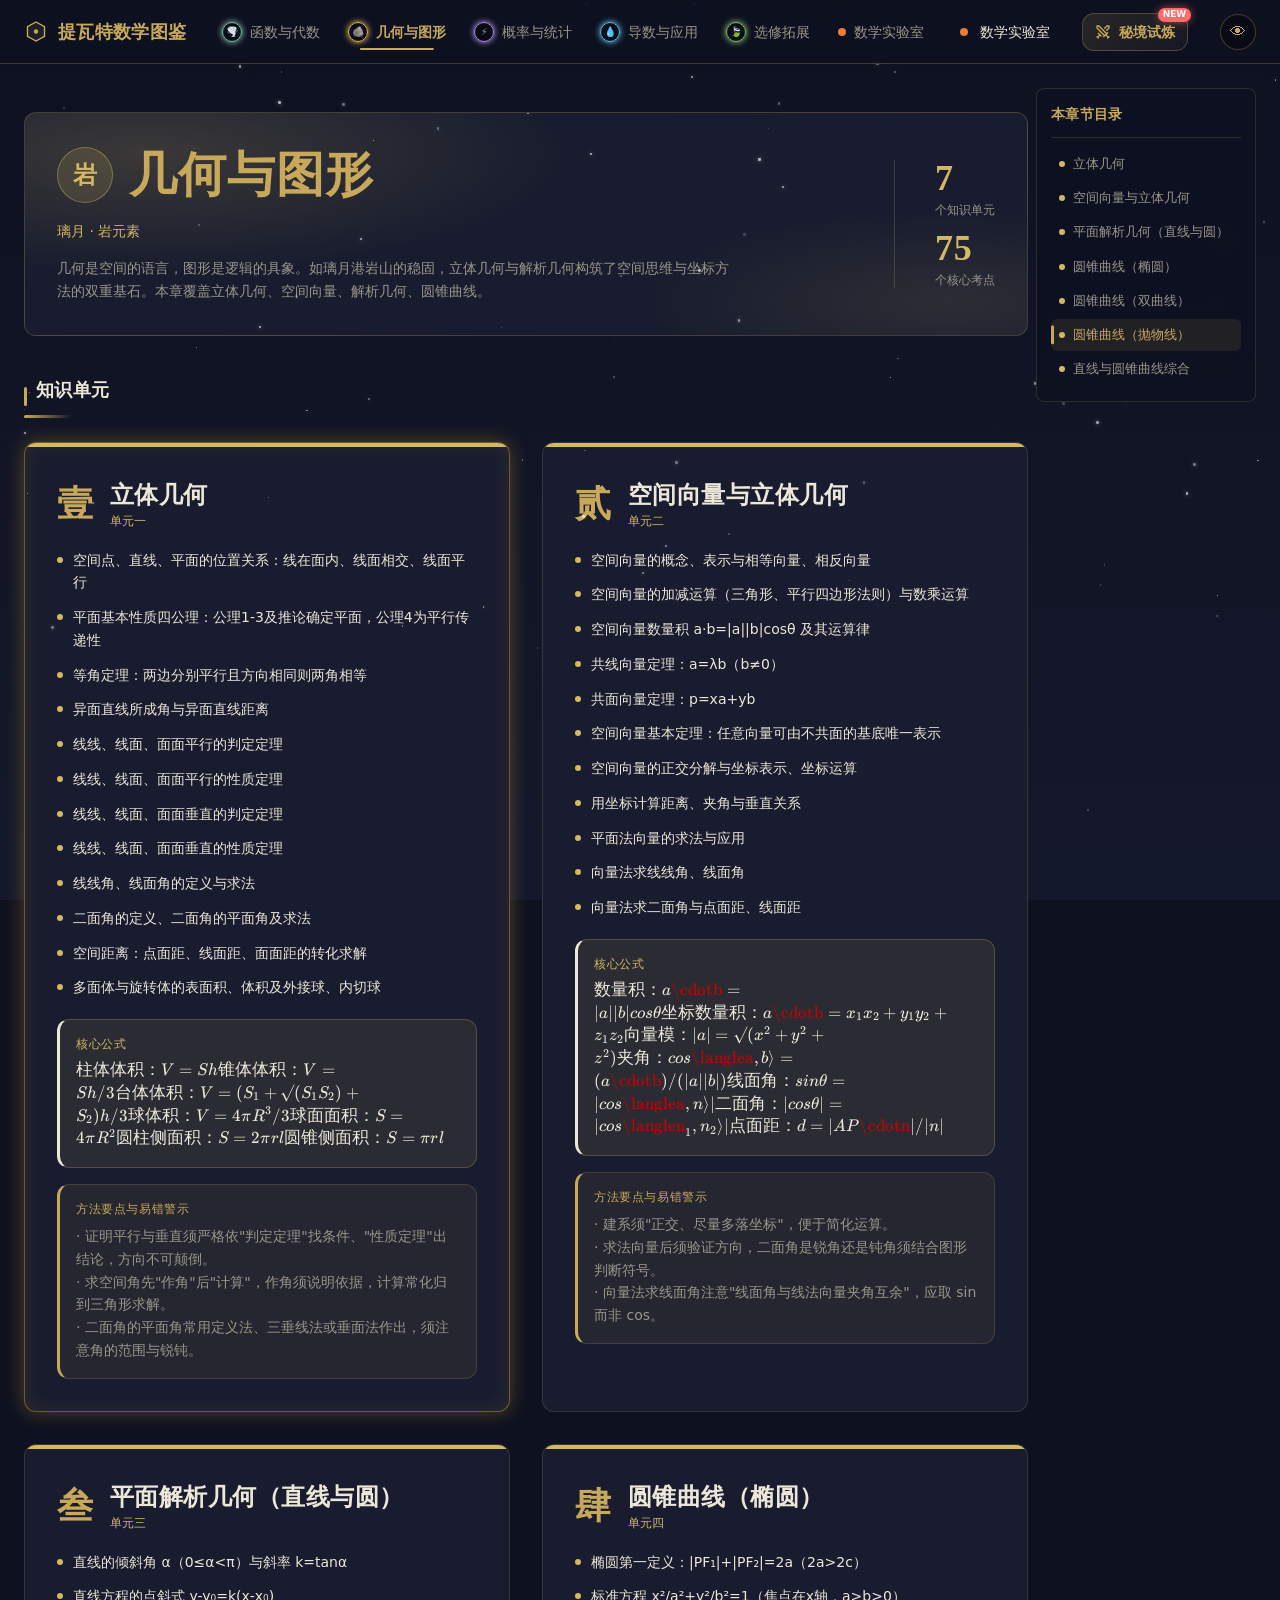
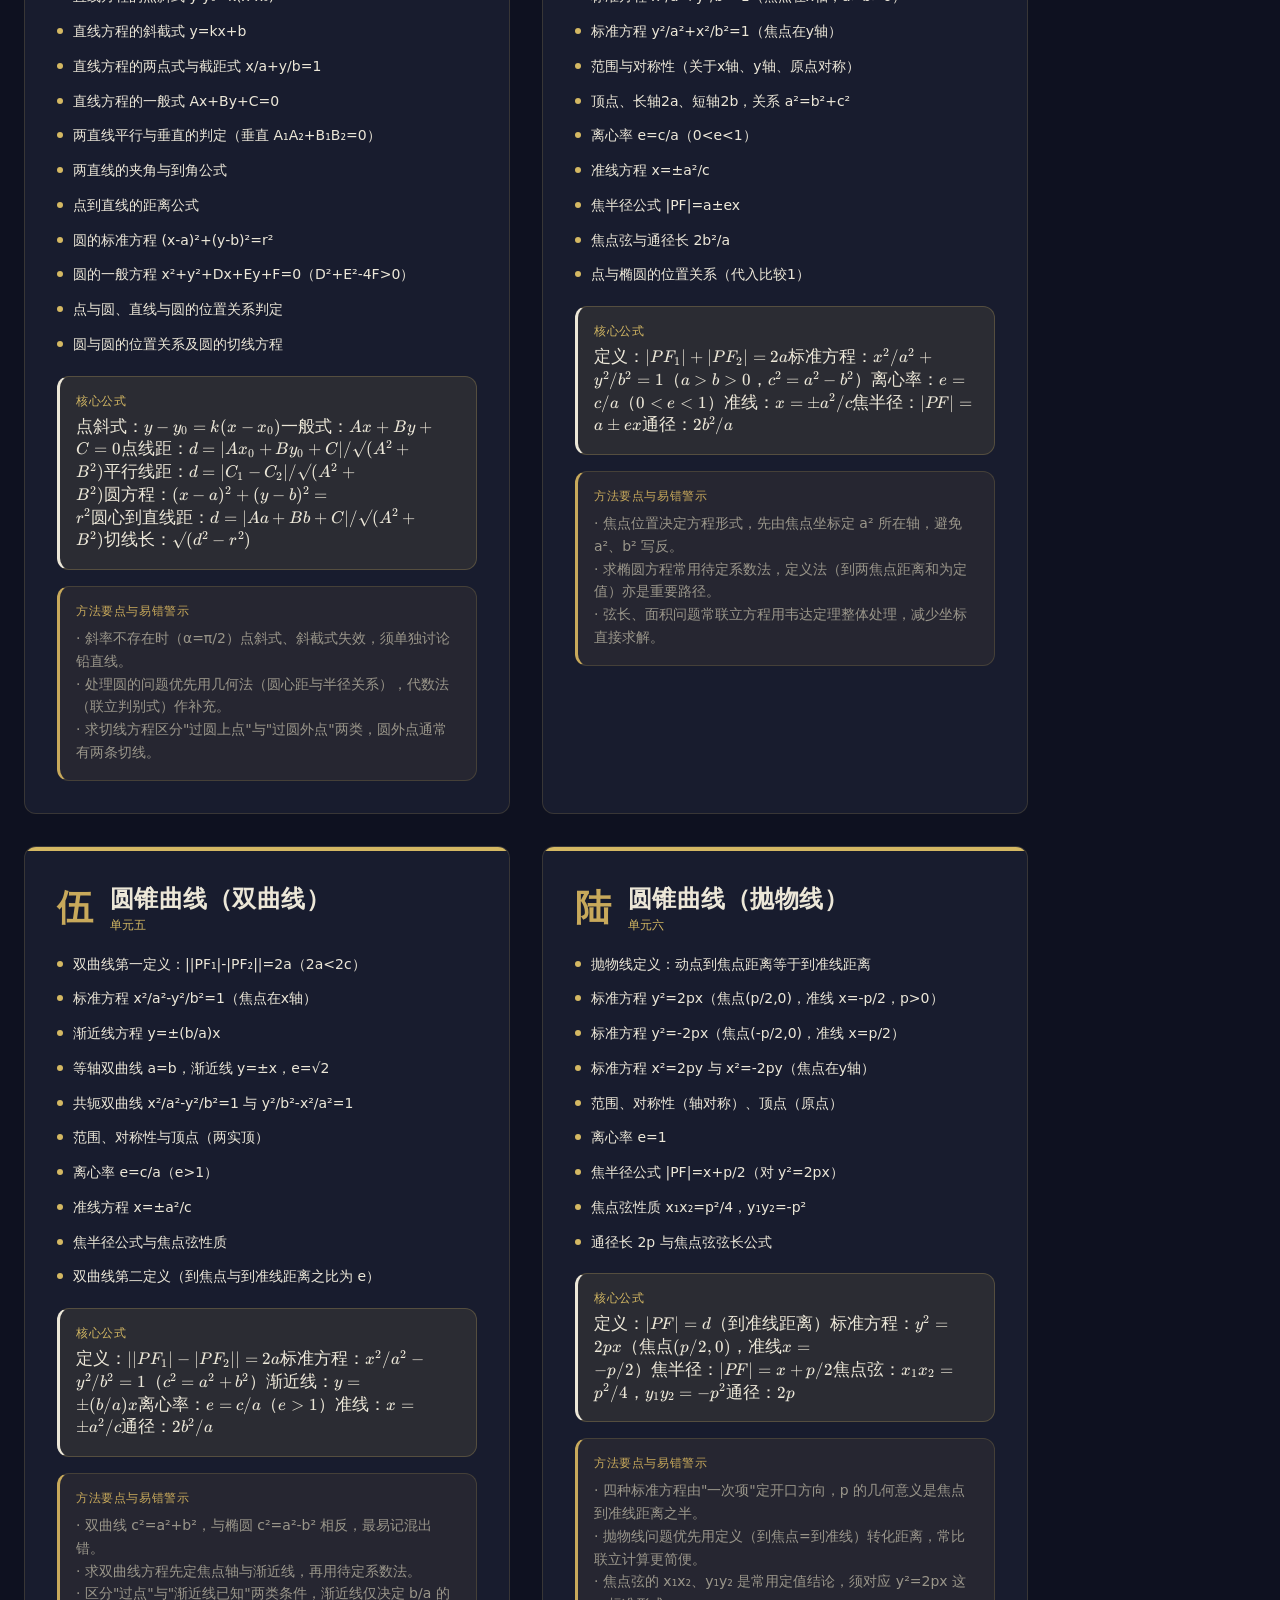
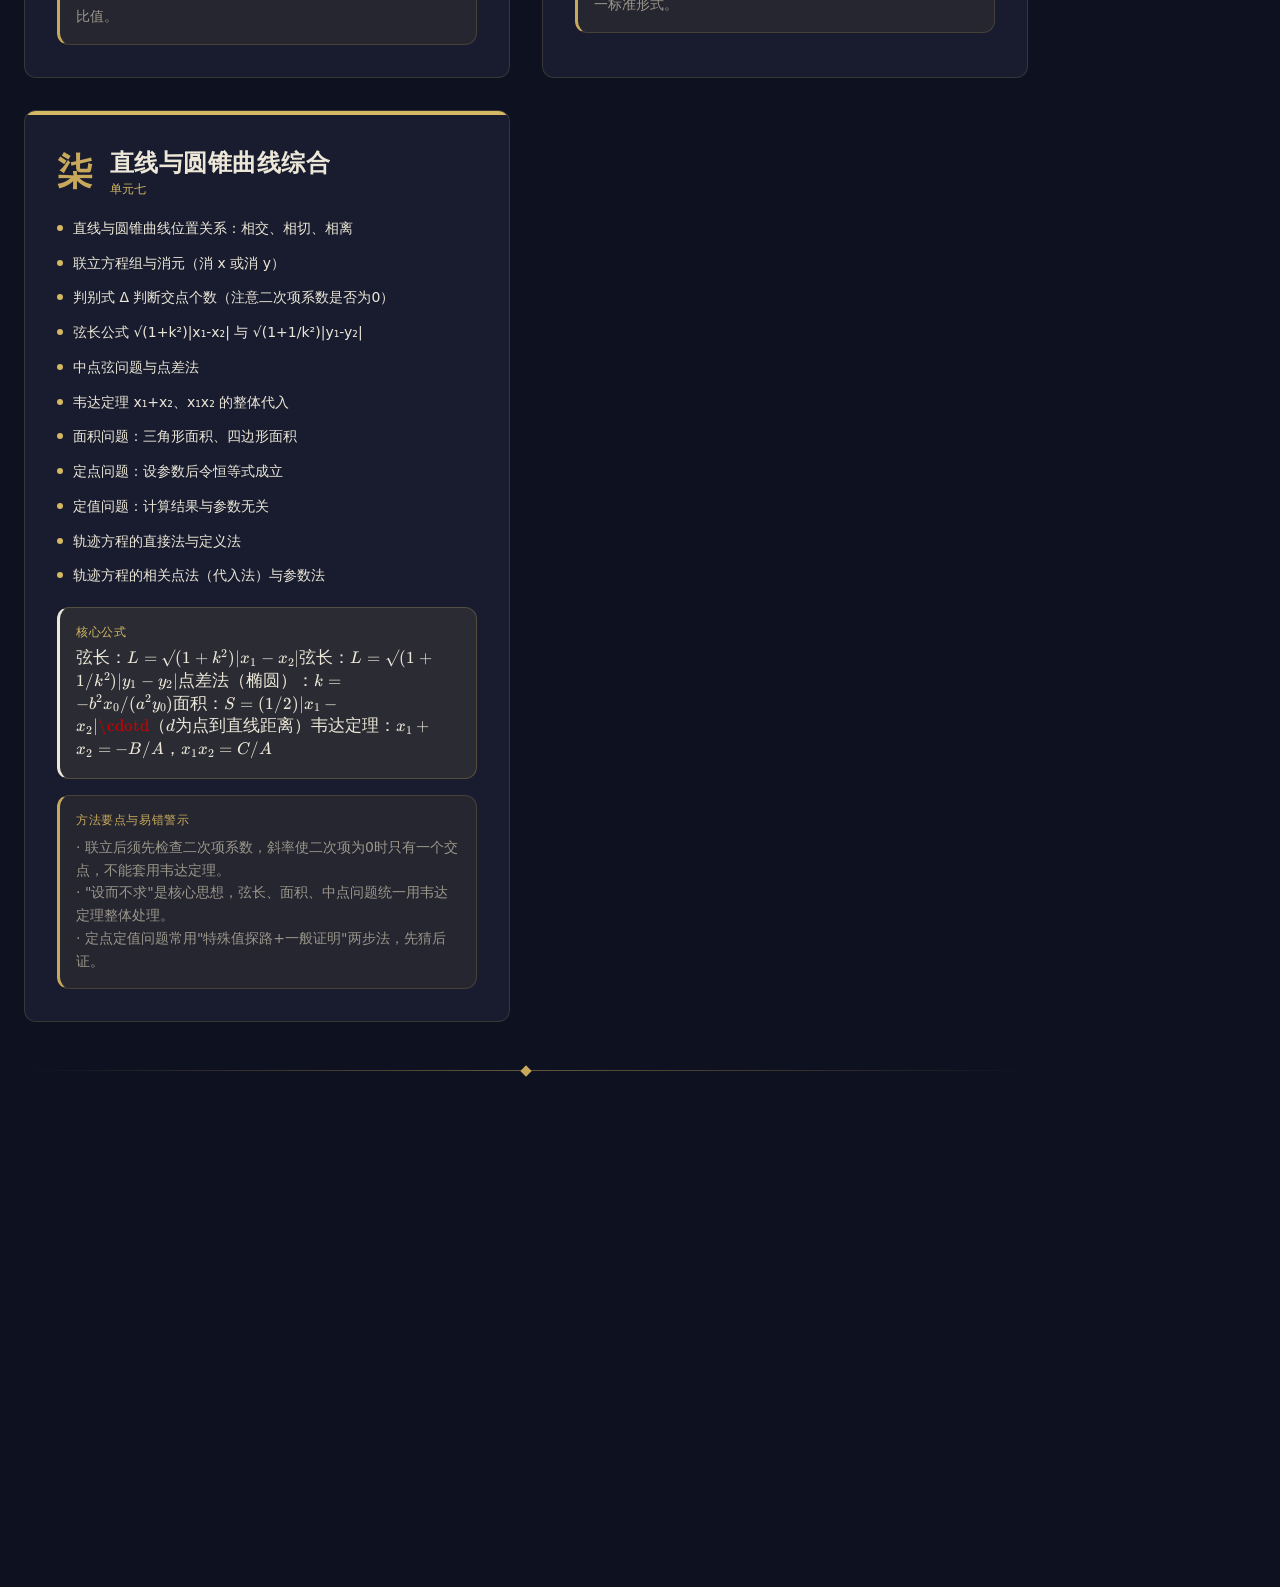
<file: geometry.html>
<!DOCTYPE html>
<html lang="zh" class="dark">
<head>
    <meta charset="UTF-8">
    <meta name="viewport" content="width=device-width, initial-scale=1.0, viewport-fit=cover">
    <meta name="apple-mobile-web-app-capable" content="yes">
    <meta name="apple-mobile-web-app-status-bar-style" content="black-translucent">
    <meta name="theme-color" content="#0D0B1A">
    <meta http-equiv="Cache-Control" content="no-cache, no-store, must-revalidate"><meta http-equiv="Pragma" content="no-cache"><meta http-equiv="Expires" content="0">
    <title>提瓦特数学图鉴</title>
    <meta name="description" content="几何知识页：平面几何、立体几何、向量与坐标几何的高中知识点总结与互动示例。">
    <meta property="og:title" content="几何 · 提瓦特数学图鉴">
    <meta property="og:description" content="平面几何、立体几何、向量与坐标几何的高中知识点总结与互动示例。">
    <meta property="og:type" content="website">
    <meta property="og:url" content="https://ll-lk.github.io/yuanshen/geometry.html">
    <meta property="og:image" content="https://ll-lk.github.io/yuanshen/assets/favicon.svg">
    <link rel="canonical" href="https://ll-lk.github.io/yuanshen/geometry.html">
    <meta name="twitter:card" content="summary">
    <meta name="twitter:title" content="几何 · 提瓦特数学图鉴">
    <meta name="twitter:description" content="平面几何、立体几何、向量与坐标几何的高中知识点总结与互动示例。">
    <link rel="preload" href="assets/favicon.svg" as="image" type="image/svg+xml">
    <link rel="preconnect" href="https://genshin.jmp.blue">
    <link rel="dns-prefetch" href="https://genshin.jmp.blue">
    <script type="application/ld+json">
    {
      "@context": "https://schema.org",
      "@type": "WebPage",
      "name": "几何 · 提瓦特数学图鉴",
      "description": "平面几何、立体几何、向量与坐标几何的高中知识点总结与互动示例。",
      "url": "https://ll-lk.github.io/yuanshen/geometry.html",
      "isPartOf": {
        "@type": "WebSite",
        "name": "提瓦特数学图鉴",
        "url": "https://ll-lk.github.io/yuanshen/"
      }
    }
    </script>
    <link rel="icon" href="assets/favicon.svg" type="image/svg+xml">
    <link rel="manifest" href="manifest.json">
    <link rel="apple-touch-icon" href="assets/favicon.svg">
    <style id="theme-vars">
/* ============================================================
   提瓦特数学图鉴 · 原神视觉风格配色与字体系统
   Brand prefix: genshin
   主色：原神金（命之座/品质金）· 背景：提瓦特夜空深蓝紫
   ============================================================ */

/* ---------- Light Mode（浅色·白日提瓦特） ---------- */
:root {
  --genshin-primary: #B8932E;
  --genshin-primary-foreground: #FBF7EC;

  --genshin-primary-50: #FBF6E7;
  --genshin-primary-100: #F3E8C2;
  --genshin-primary-200: #E7D08A;
  --genshin-primary-300: #D9B85A;
  --genshin-primary-400: #C8A14A;
  --genshin-primary-500: #B8932E;
  --genshin-primary-600: #9A7826;
  --genshin-primary-700: #7C5F20;
  --genshin-primary-800: #5E471A;
  --genshin-primary-900: #423014;
  --genshin-primary-950: #2A1E0C;

  /* 中性色 —— 暖羊皮纸 / 石板 */
  --genshin-background: #F6F1E4;
  --genshin-foreground: #2A2418;
  --genshin-card: #FBF7EC;
  --genshin-card-foreground: #2A2418;
  --genshin-popover: #FBF7EC;
  --genshin-popover-foreground: #2A2418;
  --genshin-muted: #E7DFC9;
  --genshin-muted-foreground: #6B6048;
  --genshin-border: #D8CDA8;
  --genshin-input: #D8CDA8;
  --genshin-ring: #B8932E;

  /* 状态色 */
  --genshin-state-success: #4F9E78;
  --genshin-state-warning: #C8941E;
  --genshin-state-error: #C25442;
  --genshin-state-info: #4A93C2;

  /* 圆角 —— 原神 UI 偏方正克制 */
  --genshin-radius-small: 4px;
  --genshin-radius-medium: 8px;
  --genshin-radius-large: 12px;
  --genshin-radius-full: 9999px;
}

/* ---------- Dark Mode（深色·提瓦特夜空） 默认 ---------- */
.dark {
  --genshin-primary: #C8A95B;
  --genshin-primary-foreground: #1A1408;

  --genshin-primary-50: #2A1E0C;
  --genshin-primary-100: #423014;
  --genshin-primary-200: #5E471A;
  --genshin-primary-300: #7C5F20;
  --genshin-primary-400: #9A7826;
  --genshin-primary-500: #B8932E;
  --genshin-primary-600: #C8A95B;
  --genshin-primary-700: #D9B85A;
  --genshin-primary-800: #E7D08A;
  --genshin-primary-900: #F3E8C2;
  --genshin-primary-950: #FBF6E7;

  /* 中性色 —— 提瓦特夜空深蓝紫 */
  --genshin-background: #0E1120;
  --genshin-foreground: #ECE7D8;
  --genshin-card: #181C2E;
  --genshin-card-foreground: #ECE7D8;
  --genshin-popover: #1F2438;
  --genshin-popover-foreground: #ECE7D8;
  --genshin-muted: #262B42;
  --genshin-muted-foreground: #9A968A;
  --genshin-border: rgba(200, 169, 91, 0.18);
  --genshin-input: rgba(200, 169, 91, 0.28);
  --genshin-ring: #C8A95B;

  /* 状态色 */
  --genshin-state-success: #74C2A1;
  --genshin-state-warning: #E6B445;
  --genshin-state-error: #D97766;
  --genshin-state-info: #6FB7E0;
}

/* ---------- Tailwind @theme inline 映射 ---------- */
@theme inline {
  --color-background: var(--genshin-background);
  --color-foreground: var(--genshin-foreground);
  --color-card: var(--genshin-card);
  --color-card-foreground: var(--genshin-card-foreground);
  --color-popover: var(--genshin-popover);
  --color-popover-foreground: var(--genshin-popover-foreground);
  --color-primary: var(--genshin-primary);
  --color-primary-foreground: var(--genshin-primary-foreground);
  --color-muted: var(--genshin-muted);
  --color-muted-foreground: var(--genshin-muted-foreground);
  --color-border: var(--genshin-border);
  --color-input: var(--genshin-input);
  --color-ring: var(--genshin-ring);

  --color-state-success: var(--genshin-state-success);
  --color-state-warning: var(--genshin-state-warning);
  --color-state-error: var(--genshin-state-error);
  --color-state-info: var(--genshin-state-info);

  --radius-sm: var(--genshin-radius-small);
  --radius-md: var(--genshin-radius-medium);
  --radius-lg: var(--genshin-radius-large);
  --radius-full: var(--genshin-radius-full);
}

/* ---------- 字体系统 ---------- */
/* 标题：衬线体（奇幻史诗感） · 正文：无衬线（现代易读） */
.font-display {
  font-family: "Noto Serif SC", "Songti SC", "STSong", serif;
  font-weight: 600;
  letter-spacing: 0.02em;
}
.font-body {
  font-family: "Noto Sans SC", "PingFang SC", "Microsoft YaHei", system-ui, sans-serif;
}

    @keyframes pulse{0%,100%{transform:scale(1);opacity:1}50%{transform:scale(1.15);opacity:0.85}}
</style>
    <script src="assets/vendor/tailwind-browser-4.3.1.js"></script>
    <script src="assets/vendor/lucide-1.8.0.min.js"></script>
    <link rel="stylesheet" href="assets/vendor/katex/katex.min.css">
    <script src="assets/vendor/katex/katex.min.js"></script>
    <style type="text/tailwindcss">
  @theme inline {
    --color-background: var(--genshin-background);
    --color-foreground: var(--genshin-foreground);
    --color-card: var(--genshin-card);
    --color-card-foreground: var(--genshin-card-foreground);
    --color-popover: var(--genshin-popover);
    --color-popover-foreground: var(--genshin-popover-foreground);
    --color-primary: var(--genshin-primary);
    --color-primary-foreground: var(--genshin-primary-foreground);
    --color-muted: var(--genshin-muted);
    --color-muted-foreground: var(--genshin-muted-foreground);
    --color-border: var(--genshin-border);
    --color-input: var(--genshin-input);
    --color-ring: var(--genshin-ring);
    --radius-sm: var(--genshin-radius-small);
    --radius-md: var(--genshin-radius-medium);
    --radius-lg: var(--genshin-radius-large);
  }
  @layer base {
    body { background: var(--genshin-background); color: var(--genshin-foreground); }
    td, th { @apply break-words; word-break: break-all; word-break: auto-phrase; }
    th { @apply whitespace-nowrap; }
  }
    </style>
    <style id="semantic-token-fallback">
      .bg-background { background-color: var(--genshin-background); }
      .text-background { color: var(--genshin-background); }
      .border-background { border-color: var(--genshin-background); }
      .ring-background { --tw-ring-color: var(--genshin-background); }
      .bg-foreground { background-color: var(--genshin-foreground); }
      .text-foreground { color: var(--genshin-foreground); }
      .border-foreground { border-color: var(--genshin-foreground); }
      .ring-foreground { --tw-ring-color: var(--genshin-foreground); }
      .bg-card { background-color: var(--genshin-card); }
      .text-card { color: var(--genshin-card); }
      .border-card { border-color: var(--genshin-card); }
      .ring-card { --tw-ring-color: var(--genshin-card); }
      .bg-card-foreground { background-color: var(--genshin-card-foreground); }
      .text-card-foreground { color: var(--genshin-card-foreground); }
      .border-card-foreground { border-color: var(--genshin-card-foreground); }
      .ring-card-foreground { --tw-ring-color: var(--genshin-card-foreground); }
      .bg-popover { background-color: var(--genshin-popover); }
      .text-popover { color: var(--genshin-popover); }
      .border-popover { border-color: var(--genshin-popover); }
      .ring-popover { --tw-ring-color: var(--genshin-popover); }
      .bg-popover-foreground { background-color: var(--genshin-popover-foreground); }
      .text-popover-foreground { color: var(--genshin-popover-foreground); }
      .border-popover-foreground { border-color: var(--genshin-popover-foreground); }
      .ring-popover-foreground { --tw-ring-color: var(--genshin-popover-foreground); }
      .bg-primary { background-color: var(--genshin-primary); }
      .text-primary { color: var(--genshin-primary); }
      .border-primary { border-color: var(--genshin-primary); }
      .ring-primary { --tw-ring-color: var(--genshin-primary); }
      .bg-primary-foreground { background-color: var(--genshin-primary-foreground); }
      .text-primary-foreground { color: var(--genshin-primary-foreground); }
      .border-primary-foreground { border-color: var(--genshin-primary-foreground); }
      .ring-primary-foreground { --tw-ring-color: var(--genshin-primary-foreground); }
      .bg-muted { background-color: var(--genshin-muted); }
      .text-muted { color: var(--genshin-muted); }
      .border-muted { border-color: var(--genshin-muted); }
      .ring-muted { --tw-ring-color: var(--genshin-muted); }
      .bg-muted-foreground { background-color: var(--genshin-muted-foreground); }
      .text-muted-foreground { color: var(--genshin-muted-foreground); }
      .border-muted-foreground { border-color: var(--genshin-muted-foreground); }
      .ring-muted-foreground { --tw-ring-color: var(--genshin-muted-foreground); }
      .bg-border { background-color: var(--genshin-border); }
      .text-border { color: var(--genshin-border); }
      .border-border { border-color: var(--genshin-border); }
      .ring-border { --tw-ring-color: var(--genshin-border); }
      .bg-input { background-color: var(--genshin-input); }
      .text-input { color: var(--genshin-input); }
      .border-input { border-color: var(--genshin-input); }
      .ring-input { --tw-ring-color: var(--genshin-input); }
      .bg-ring { background-color: var(--genshin-ring); }
      .text-ring { color: var(--genshin-ring); }
      .border-ring { border-color: var(--genshin-ring); }
      .ring-ring { --tw-ring-color: var(--genshin-ring); }
    </style>
    <style>
      .no-scrollbar::-webkit-scrollbar { display: none; }
      .no-scrollbar { -ms-overflow-style: none; scrollbar-width: none; }
      [data-icon] {
        display: inline-flex;
        align-items: center;
        justify-content: center;
        -webkit-mask-size: contain;
        mask-size: contain;
        -webkit-mask-repeat: no-repeat;
        mask-repeat: no-repeat;
        -webkit-mask-position: center;
        mask-position: center;
        background-color: currentColor;
      }
      .skip-link {
        position: absolute;
        width: 1px;
        height: 1px;
        padding: 0;
        margin: -1px;
        overflow: hidden;
        clip: rect(0, 0, 0, 0);
        white-space: nowrap;
        border: 0;
      }
      .skip-link:focus {
        position: fixed;
        top: 16px;
        left: 16px;
        width: auto;
        height: auto;
        padding: 12px 20px;
        margin: 0;
        clip: auto;
        white-space: normal;
        background: var(--genshin-primary);
        color: var(--genshin-primary-foreground);
        text-decoration: none;
        border-radius: 8px;
        z-index: 9999;
        box-shadow: 0 4px 20px rgba(0,0,0,0.4);
        font-weight: 600;
      }
    </style>
    <link rel="stylesheet" href="assets/genshin-enhancements.css">
    <noscript><style>.reveal,.hero-reveal{opacity:1!important;transform:none!important;animation:none!important}</style></noscript>
    <style id="enhanced-design">
/* === 提瓦特数学图鉴 · 排版与动画增强系统 === */
/* 性能安全：仅使用 transform + opacity（合成器友好），IntersectionObserver 替代 scroll 监听 */

/* 排版优化 */
body { line-height: 1.75; }
.section-title { position: relative; padding-bottom: 14px; }
.section-title::after {
  content: ''; position: absolute; bottom: 0; left: 0;
  width: 48px; height: 3px; border-radius: 2px;
  background: linear-gradient(90deg, var(--genshin-primary), transparent);
}

/* 滚动入场动画 (GPU 友好) */
.reveal {
  opacity: 0; transform: translateY(28px);
  transition: opacity .6s cubic-bezier(.22,1,.36,1), transform .6s cubic-bezier(.22,1,.36,1);
  transition-delay: var(--reveal-delay, 0ms);
}
.reveal.reveal-visible { opacity: 1; transform: translateY(0); }

/* 卡片悬浮提升 */
.genshin-card {
  transition: transform .3s cubic-bezier(.22,1,.36,1), border-color .3s, box-shadow .3s;
}
.genshin-card:hover {
  transform: translateY(-4px);
  border-color: rgba(200,169,91,.4);
  box-shadow: 0 8px 32px rgba(0,0,0,.3);
}

/* 导航栏动画下划线 */
.nav-link { position: relative; }
.nav-link::after {
  content: ''; position: absolute; bottom: 4px; left: 0;
  width: 0; height: 2px; border-radius: 1px;
  background: var(--genshin-primary);
  transition: width .3s cubic-bezier(.22,1,.36,1);
}
.nav-link:hover::after, .nav-link[data-active="true"]::after { width: 100%; }

/* 公式框 / 提示框左侧装饰边 */
.formula-box { border-left: 3px solid currentColor; }
.tip-box { border-left: 3px solid var(--genshin-primary); }

/* 下一章节 CTA 悬浮 */
.next-cta {
  transition: transform .3s cubic-bezier(.22,1,.36,1), border-color .3s;
}
.next-cta:hover { transform: translateY(-2px); border-color: rgba(200,169,91,.45); }

/* Hero 入场动画 */
.hero-reveal {
  opacity: 0; transform: translateY(20px);
  animation: heroFadeUp .8s cubic-bezier(.22,1,.36,1) forwards;
  animation-delay: var(--hero-delay, 0ms);
}
@keyframes heroFadeUp { to { opacity: 1; transform: translateY(0); } }

/* reduced-motion 完全禁用动画 */
@media (prefers-reduced-motion: reduce) {
  .reveal { opacity: 1; transform: none; transition: none; }
  .hero-reveal { opacity: 1; transform: none; animation: none; }
  .genshin-card, .next-cta { transition: none; }
  .genshin-card:hover, .next-cta:hover { transform: none; }
  * { animation-duration: .01ms !important; transition-duration: .01ms !important; }
}
    </style>
    <style id="toc-styles">
/* === 侧边章节目录 TOC + Scrollspy（geometry-v3 新增） === */
/* 性能安全：仅 color/background/transform/opacity 过渡；IntersectionObserver 驱动 scrollspy */

/* 锚点偏移：避免固定导航栏（h-16=64px）遮挡标题 */
article[id] { scroll-margin-top: 90px; }

/* 桌面侧边 TOC 面板 */
.toc-panel {
  position: fixed;
  right: 24px;
  top: 88px;
  width: 220px;
  max-height: calc(100vh - 120px);
  overflow-y: auto;
  background: rgba(14, 17, 32, 0.85);
  -webkit-backdrop-filter: blur(12px);
  backdrop-filter: blur(12px);
  border: 1px solid rgba(200, 169, 91, 0.18);
  border-radius: 8px;
  padding: 16px 14px;
  z-index: 40;
}

/* TOC 链接项 */
.toc-item {
  display: flex;
  align-items: center;
  gap: 8px;
  padding: 7px 8px;
  border-radius: 6px;
  font-size: 13px;
  line-height: 1.4;
  color: var(--genshin-muted-foreground);
  cursor: pointer;
  text-decoration: none;
  position: relative;
  transition: color .2s ease, background .2s ease;
}
.toc-item .toc-dot {
  width: 6px; height: 6px; border-radius: 50%;
  background: #D4B863; flex-shrink: 0;
}
.toc-item .toc-text {
  overflow: hidden; text-overflow: ellipsis; white-space: nowrap; min-width: 0;
}
.toc-item:hover {
  background: rgba(200, 169, 91, 0.08);
  color: var(--genshin-foreground);
}
/* scrollspy 高亮态 */
.toc-item.toc-active {
  background: rgba(200, 169, 91, 0.10);
  color: var(--genshin-primary);
}
.toc-item.toc-active::before {
  content: "";
  position: absolute;
  left: 0; top: 50%;
  transform: translateY(-50%);
  width: 3px; height: 60%;
  background: var(--genshin-primary);
  border-radius: 2px;
}

/* 移动端浮动按钮 */
.toc-fab {
  width: 48px; height: 48px; border-radius: 50%;
  background: var(--genshin-primary);
  color: var(--genshin-primary-foreground);
  box-shadow: 0 4px 20px rgba(0,0,0,0.4);
  display: inline-flex; align-items: center; justify-content: center;
  border: none; cursor: pointer;
  transition: transform .2s ease, filter .2s ease;
}
.toc-fab:hover { filter: brightness(1.1); }
.toc-fab[aria-expanded="true"] { transform: rotate(90deg); }

/* 移动端下拉面板 */
.toc-mobile-panel {
  position: absolute;
  right: 0;
  bottom: 56px;
  width: 248px;
  max-height: 60vh;
  overflow-y: auto;
  background: rgba(14, 17, 32, 0.95);
  -webkit-backdrop-filter: blur(12px);
  backdrop-filter: blur(12px);
  border: 1px solid rgba(200, 169, 91, 0.18);
  border-radius: 8px;
  padding: 14px 12px;
  box-shadow: 0 8px 32px rgba(0,0,0,0.5);
}

/* reduced-motion：禁用 TOC 过渡 */
@media (prefers-reduced-motion: reduce) {
  .toc-item, .toc-fab { transition: none; }
  .toc-fab[aria-expanded="true"] { transform: none; }
}
    </style>
</head>
<body class="min-h-screen font-sans antialiased">
    <a href="#main" class="skip-link">跳到主要内容</a>
    <!-- ===== 顶部固定导航栏 ===== -->
    <nav class="fixed top-0 inset-x-0 z-50" style="background: rgba(14,17,32,0.85); backdrop-filter: blur(12px); -webkit-backdrop-filter: blur(12px); border-bottom: 1px solid rgba(200,169,91,0.28);">
      <div class="max-w-7xl mx-auto px-6 h-16 flex items-center justify-between font-body">
        <a href="index.html" data-nav-key="home" class="brand-link flex items-center gap-2.5 cursor-pointer shrink-0">
          <svg width="24" height="24" viewBox="0 0 24 24" fill="none" class="shrink-0" aria-hidden="true">
            <path d="M12 2 L20.5 6.75 L20.5 16.25 L12 21 L3.5 16.25 L3.5 6.75 Z" stroke="#C8A95B" stroke-width="1.4" fill="rgba(200,169,91,0.10)"></path>
            <circle cx="12" cy="11.5" r="2.2" fill="#C8A95B"></circle>
          </svg>
          <span class="font-display text-lg whitespace-nowrap" style="color: var(--genshin-primary);">提瓦特数学图鉴</span>
        </a>
        <div class="hidden lg:flex items-center gap-5">
          <a href="functions.html" data-nav-key="functions" class="nav-link flex items-center gap-2 px-1 py-2 text-sm whitespace-nowrap">
            <span class="w-2 h-2 rounded-full shrink-0" style="background:#74C2A1;"></span>
            <span>函数与代数</span>
          </a>
          <a href="geometry.html" data-nav-key="geometry" data-active="true" class="nav-link flex items-center gap-2 px-1 py-2 text-sm whitespace-nowrap">
            <span class="w-2 h-2 rounded-full shrink-0" style="background:#D4B863;"></span>
            <span>几何与图形</span>
          </a>
          <a href="probability.html" data-nav-key="probability" class="nav-link flex items-center gap-2 px-1 py-2 text-sm whitespace-nowrap">
            <span class="w-2 h-2 rounded-full shrink-0" style="background:#A85AF5;"></span>
            <span>概率与统计</span>
          </a>
          <a href="calculus.html" data-nav-key="calculus" class="nav-link flex items-center gap-2 px-1 py-2 text-sm whitespace-nowrap">
            <span class="w-2 h-2 rounded-full shrink-0" style="background:#4CC2F0;"></span>
            <span>导数与应用</span>
          </a>
          <a href="elective.html" data-nav-key="elective" class="nav-link flex items-center gap-2 px-1 py-2 text-sm whitespace-nowrap">
            <span class="w-2 h-2 rounded-full shrink-0" style="background:#7BC94A;"></span>
            <span>选修拓展</span>
          </a>
          <a href="lab.html" data-nav-key="lab" class="nav-link flex items-center gap-2 px-1 py-2 text-sm whitespace-nowrap">
            <span class="w-2 h-2 rounded-full shrink-0" style="background:#EF7938;"></span>
            <span>数学实验室</span>
          </a>
          <a href="lab.html" data-nav-key="lab" class="mobile-nav-link flex items-center gap-3 px-3 py-3 rounded-lg text-sm transition-colors hover:bg-[#C8A95B]/10" style="color: var(--genshin-foreground);"><span class="w-2 h-2 rounded-full shrink-0" style="background:#EF7938;"></span>数学实验室</a>
          <a href="challenge.html" data-nav-key="challenge" class="nav-link flex items-center gap-2 px-3 py-2 text-sm whitespace-nowrap rounded-lg" style="position:relative;background: linear-gradient(135deg, rgba(200,169,91,0.15), rgba(200,169,91,0.05)); border: 1px solid rgba(200,169,91,0.3); color: #C8A95B; font-weight: 600;"><i data-lucide="swords" class="w-4 h-4"></i><span>秘境试炼</span><span class="NEW-badge" style="position:absolute;top:-6px;right:-4px;background:#FF6B6B;color:#fff;font-size:9px;padding:1px 5px;border-radius:8px;font-weight:700;line-height:1.3;box-shadow:0 0 8px rgba(255,107,107,0.6);animation:pulse 2s infinite;">NEW</span>
          </a>
</div>
        <button id="mobile-menu-toggle" type="button" aria-label="打开菜单" aria-expanded="false" class="lg:hidden inline-flex items-center justify-center w-11 h-11 rounded-lg transition-colors hover:bg-[#C8A95B]/10" style="color: var(--genshin-primary); border: 1px solid var(--genshin-border);">
          <svg class="menu-icon-open" width="20" height="20" viewBox="0 0 24 24" fill="none" stroke="currentColor" stroke-width="2" stroke-linecap="round"><line x1="3" y1="6" x2="21" y2="6"/><line x1="3" y1="12" x2="21" y2="12"/><line x1="3" y1="18" x2="21" y2="18"/></svg>
          <svg class="menu-icon-close hidden" width="20" height="20" viewBox="0 0 24 24" fill="none" stroke="currentColor" stroke-width="2" stroke-linecap="round"><line x1="6" y1="6" x2="18" y2="18"/><line x1="18" y1="6" x2="6" y2="18"/></svg>
        </button>
      </div>
      <div id="mobile-menu" class="lg:hidden hidden border-t" style="background: rgba(14,17,32,0.97); backdrop-filter: blur(12px); -webkit-backdrop-filter: blur(12px); border-color: var(--genshin-border);">
        <div class="max-w-7xl mx-auto px-6 py-3 flex flex-col gap-1 font-body">
          <a href="functions.html" data-nav-key="functions" class="mobile-nav-link flex items-center gap-3 px-3 py-3 rounded-lg text-sm transition-colors hover:bg-[#C8A95B]/10" style="color: var(--genshin-foreground);"><span class="w-2 h-2 rounded-full shrink-0" style="background:#74C2A1;"></span>函数与代数</a>
          <a href="geometry.html" data-nav-key="geometry" class="mobile-nav-link flex items-center gap-3 px-3 py-3 rounded-lg text-sm transition-colors hover:bg-[#C8A95B]/10" style="color: var(--genshin-foreground);"><span class="w-2 h-2 rounded-full shrink-0" style="background:#D4B863;"></span>几何与图形</a>
          <a href="probability.html" data-nav-key="probability" class="mobile-nav-link flex items-center gap-3 px-3 py-3 rounded-lg text-sm transition-colors hover:bg-[#C8A95B]/10" style="color: var(--genshin-foreground);"><span class="w-2 h-2 rounded-full shrink-0" style="background:#A85AF5;"></span>概率与统计</a>
          <a href="calculus.html" data-nav-key="calculus" class="mobile-nav-link flex items-center gap-3 px-3 py-3 rounded-lg text-sm transition-colors hover:bg-[#C8A95B]/10" style="color: var(--genshin-foreground);"><span class="w-2 h-2 rounded-full shrink-0" style="background:#4CC2F0;"></span>导数与应用</a>
          <a href="elective.html" data-nav-key="elective" class="mobile-nav-link flex items-center gap-3 px-3 py-3 rounded-lg text-sm transition-colors hover:bg-[#C8A95B]/10" style="color: var(--genshin-foreground);"><span class="w-2 h-2 rounded-full shrink-0" style="background:#7BC94A;"></span>选修拓展</a>
          <a href="challenge.html" data-nav-key="challenge" class="mobile-nav-link flex items-center gap-3 px-3 py-3 rounded-lg text-sm transition-colors" style="color: #C8A95B; background: linear-gradient(135deg, rgba(200,169,91,0.15), rgba(200,169,91,0.05)); border: 1px solid rgba(200,169,91,0.3);"><i data-lucide="swords" class="w-4 h-4"></i>秘境试炼<span style="margin-left:4px;background:#FF6B6B;color:#fff;font-size:9px;padding:1px 5px;border-radius:8px;font-weight:700;">NEW</span></a>
        </div>
      </div>
    </nav>

    <!-- ===== 主内容区（leaf 页面填充 SLOT） ===== -->
    <main class="font-body max-w-7xl mx-auto px-6 pt-28 pb-12 lg:pr-[252px]" style="min-height: calc(100vh - 200px);">
    <!-- ===== 章节头部 · 几何与图形（璃月·岩元素） ===== -->
    <section class="mb-10 reveal">
      <div class="relative overflow-hidden rounded-xl p-6 sm:p-8"
           style="background: radial-gradient(ellipse 70% 90% at 12% 18%, rgba(212,184,99,0.18) 0%, transparent 60%), radial-gradient(ellipse 55% 75% at 92% 85%, rgba(212,184,99,0.11) 0%, transparent 55%), var(--genshin-card); border: 1px solid rgba(212,184,99,0.22);">
        <div class="flex flex-col lg:flex-row lg:items-center gap-6 lg:gap-10">
          <!-- 左：岩元素徽章 + 主标题 + 副标题 + 简介 -->
          <div class="flex-1 min-w-0">
            <div class="flex items-center gap-4 mb-4">
              <span class="inline-flex items-center justify-center w-14 h-14 rounded-full font-display text-2xl shrink-0"
                    style="background: rgba(212,184,99,0.15); border: 1px solid rgba(212,184,99,0.40); color: #D4B863;">岩</span>
              <h1 class="font-display text-5xl leading-tight"
                  style="color: var(--genshin-primary); text-wrap: balance; word-break: keep-all; overflow-wrap: break-word;">几何与图形</h1>
            </div>
            <p class="text-sm mb-4 whitespace-nowrap" style="color: #D4B863;">璃月 · 岩元素</p>
            <p class="text-sm leading-relaxed max-w-2xl" style="color: var(--genshin-muted-foreground);">
              几何是空间的语言，图形是逻辑的具象。如璃月港岩山的稳固，立体几何与解析几何构筑了空间思维与坐标方法的双重基石。本章覆盖立体几何、空间向量、解析几何、圆锥曲线。
            </p>
          </div>
          <!-- 右：统计 -->
          <div class="shrink-0 flex items-center gap-8 sm:gap-10 lg:flex-col lg:items-end lg:gap-3 lg:pl-10 lg:border-l" style="border-color: rgba(212,184,99,0.20);">
            <div>
              <div class="font-display text-4xl leading-none whitespace-nowrap" style="color: #D4B863;">7</div>
              <div class="text-xs mt-1.5 whitespace-nowrap" style="color: var(--genshin-muted-foreground);">个知识单元</div>
            </div>
            <div>
              <div class="font-display text-4xl leading-none whitespace-nowrap" style="color: #D4B863;">75</div>
              <div class="text-xs mt-1.5 whitespace-nowrap" style="color: var(--genshin-muted-foreground);">个核心考点</div>
            </div>
          </div>
        </div>
      </div>
    </section>

    <!-- ===== 知识单元卡牌 ===== -->
    <section>
      <h2 class="section-title text-lg mb-6">知识单元</h2>
      <div class="grid gap-8 lg:grid-cols-2">
        <!-- 单元一 · 立体几何（空间点线面） -->
        <article id="kp-solid-geometry" class="genshin-card overflow-hidden reveal" style="--reveal-delay: 0ms;">
          <div class="h-1 bg-[#D4B863]"></div>
          <div class="p-6 sm:p-8">
            <div class="flex items-center gap-4 mb-5">
              <span class="font-display text-4xl shrink-0" style="color: var(--genshin-primary);">壹</span>
              <div class="min-w-0">
                <h2 class="font-display text-xl sm:text-2xl truncate">立体几何</h2>
                <p class="text-xs text-[#D4B863] mt-0.5">单元一</p>
              </div>
            </div>
            <ul class="space-y-3 mb-5">
              <li class="flex items-start gap-2.5">
                <span class="w-1.5 h-1.5 rounded-full shrink-0 mt-2 bg-[#D4B863]"></span>
                <span class="text-sm leading-relaxed">空间点、直线、平面的位置关系：线在面内、线面相交、线面平行</span>
              </li>
              <li class="flex items-start gap-2.5">
                <span class="w-1.5 h-1.5 rounded-full shrink-0 mt-2 bg-[#D4B863]"></span>
                <span class="text-sm leading-relaxed">平面基本性质四公理：公理1-3及推论确定平面，公理4为平行传递性</span>
              </li>
              <li class="flex items-start gap-2.5">
                <span class="w-1.5 h-1.5 rounded-full shrink-0 mt-2 bg-[#D4B863]"></span>
                <span class="text-sm leading-relaxed">等角定理：两边分别平行且方向相同则两角相等</span>
              </li>
              <li class="flex items-start gap-2.5">
                <span class="w-1.5 h-1.5 rounded-full shrink-0 mt-2 bg-[#D4B863]"></span>
                <span class="text-sm leading-relaxed">异面直线所成角与异面直线距离</span>
              </li>
              <li class="flex items-start gap-2.5">
                <span class="w-1.5 h-1.5 rounded-full shrink-0 mt-2 bg-[#D4B863]"></span>
                <span class="text-sm leading-relaxed">线线、线面、面面平行的判定定理</span>
              </li>
              <li class="flex items-start gap-2.5">
                <span class="w-1.5 h-1.5 rounded-full shrink-0 mt-2 bg-[#D4B863]"></span>
                <span class="text-sm leading-relaxed">线线、线面、面面平行的性质定理</span>
              </li>
              <li class="flex items-start gap-2.5">
                <span class="w-1.5 h-1.5 rounded-full shrink-0 mt-2 bg-[#D4B863]"></span>
                <span class="text-sm leading-relaxed">线线、线面、面面垂直的判定定理</span>
              </li>
              <li class="flex items-start gap-2.5">
                <span class="w-1.5 h-1.5 rounded-full shrink-0 mt-2 bg-[#D4B863]"></span>
                <span class="text-sm leading-relaxed">线线、线面、面面垂直的性质定理</span>
              </li>
              <li class="flex items-start gap-2.5">
                <span class="w-1.5 h-1.5 rounded-full shrink-0 mt-2 bg-[#D4B863]"></span>
                <span class="text-sm leading-relaxed">线线角、线面角的定义与求法</span>
              </li>
              <li class="flex items-start gap-2.5">
                <span class="w-1.5 h-1.5 rounded-full shrink-0 mt-2 bg-[#D4B863]"></span>
                <span class="text-sm leading-relaxed">二面角的定义、二面角的平面角及求法</span>
              </li>
              <li class="flex items-start gap-2.5">
                <span class="w-1.5 h-1.5 rounded-full shrink-0 mt-2 bg-[#D4B863]"></span>
                <span class="text-sm leading-relaxed">空间距离：点面距、线面距、面面距的转化求解</span>
              </li>
              <li class="flex items-start gap-2.5">
                <span class="w-1.5 h-1.5 rounded-full shrink-0 mt-2 bg-[#D4B863]"></span>
                <span class="text-sm leading-relaxed">多面体与旋转体的表面积、体积及外接球、内切球</span>
              </li>
            </ul>
            <div class="formula-box rounded-lg bg-[#D4B863]/10 border border-[#D4B863]/25 p-4 mb-4">
              <p class="text-xs tracking-wider mb-2 text-[#D4B863]">核心公式</p>
              <code class="font-mono text-sm block leading-relaxed" style="color: var(--genshin-foreground);">柱体体积：V = Sh<br>锥体体积：V = Sh/3<br>台体体积：V = (S₁+√(S₁S₂)+S₂)h/3<br>球体积：V = 4πR³/3<br>球面面积：S = 4πR²<br>圆柱侧面积：S = 2πrl<br>圆锥侧面积：S = πrl</code>
            </div>
            <div class="tip-box rounded-lg bg-[#C8A95B]/8 border border-[#C8A95B]/20 p-4">
              <p class="text-xs tracking-wider mb-2" style="color: var(--genshin-primary);">方法要点与易错警示</p>
              <p class="text-sm leading-relaxed" style="color: var(--genshin-muted-foreground);">· 证明平行与垂直须严格依"判定定理"找条件、"性质定理"出结论，方向不可颠倒。<br>· 求空间角先"作角"后"计算"，作角须说明依据，计算常化归到三角形求解。<br>· 二面角的平面角常用定义法、三垂线法或垂面法作出，须注意角的范围与锐钝。</p>
            </div>
          </div>
        </article>
        <!-- 单元二 · 空间向量与立体几何 -->
        <article id="kp-space-vector" class="genshin-card overflow-hidden reveal" style="--reveal-delay: 80ms;">
          <div class="h-1 bg-[#D4B863]"></div>
          <div class="p-6 sm:p-8">
            <div class="flex items-center gap-4 mb-5">
              <span class="font-display text-4xl shrink-0" style="color: var(--genshin-primary);">贰</span>
              <div class="min-w-0">
                <h2 class="font-display text-xl sm:text-2xl truncate">空间向量与立体几何</h2>
                <p class="text-xs text-[#D4B863] mt-0.5">单元二</p>
              </div>
            </div>
            <ul class="space-y-3 mb-5">
              <li class="flex items-start gap-2.5">
                <span class="w-1.5 h-1.5 rounded-full shrink-0 mt-2 bg-[#D4B863]"></span>
                <span class="text-sm leading-relaxed">空间向量的概念、表示与相等向量、相反向量</span>
              </li>
              <li class="flex items-start gap-2.5">
                <span class="w-1.5 h-1.5 rounded-full shrink-0 mt-2 bg-[#D4B863]"></span>
                <span class="text-sm leading-relaxed">空间向量的加减运算（三角形、平行四边形法则）与数乘运算</span>
              </li>
              <li class="flex items-start gap-2.5">
                <span class="w-1.5 h-1.5 rounded-full shrink-0 mt-2 bg-[#D4B863]"></span>
                <span class="text-sm leading-relaxed">空间向量数量积 a·b=|a||b|cosθ 及其运算律</span>
              </li>
              <li class="flex items-start gap-2.5">
                <span class="w-1.5 h-1.5 rounded-full shrink-0 mt-2 bg-[#D4B863]"></span>
                <span class="text-sm leading-relaxed">共线向量定理：a=λb（b≠0）</span>
              </li>
              <li class="flex items-start gap-2.5">
                <span class="w-1.5 h-1.5 rounded-full shrink-0 mt-2 bg-[#D4B863]"></span>
                <span class="text-sm leading-relaxed">共面向量定理：p=xa+yb</span>
              </li>
              <li class="flex items-start gap-2.5">
                <span class="w-1.5 h-1.5 rounded-full shrink-0 mt-2 bg-[#D4B863]"></span>
                <span class="text-sm leading-relaxed">空间向量基本定理：任意向量可由不共面的基底唯一表示</span>
              </li>
              <li class="flex items-start gap-2.5">
                <span class="w-1.5 h-1.5 rounded-full shrink-0 mt-2 bg-[#D4B863]"></span>
                <span class="text-sm leading-relaxed">空间向量的正交分解与坐标表示、坐标运算</span>
              </li>
              <li class="flex items-start gap-2.5">
                <span class="w-1.5 h-1.5 rounded-full shrink-0 mt-2 bg-[#D4B863]"></span>
                <span class="text-sm leading-relaxed">用坐标计算距离、夹角与垂直关系</span>
              </li>
              <li class="flex items-start gap-2.5">
                <span class="w-1.5 h-1.5 rounded-full shrink-0 mt-2 bg-[#D4B863]"></span>
                <span class="text-sm leading-relaxed">平面法向量的求法与应用</span>
              </li>
              <li class="flex items-start gap-2.5">
                <span class="w-1.5 h-1.5 rounded-full shrink-0 mt-2 bg-[#D4B863]"></span>
                <span class="text-sm leading-relaxed">向量法求线线角、线面角</span>
              </li>
              <li class="flex items-start gap-2.5">
                <span class="w-1.5 h-1.5 rounded-full shrink-0 mt-2 bg-[#D4B863]"></span>
                <span class="text-sm leading-relaxed">向量法求二面角与点面距、线面距</span>
              </li>
            </ul>
            <div class="formula-box rounded-lg bg-[#D4B863]/10 border border-[#D4B863]/25 p-4 mb-4">
              <p class="text-xs tracking-wider mb-2 text-[#D4B863]">核心公式</p>
              <code class="font-mono text-sm block leading-relaxed" style="color: var(--genshin-foreground);">数量积：a·b = |a||b|cosθ<br>坐标数量积：a·b = x₁x₂+y₁y₂+z₁z₂<br>向量模：|a| = √(x²+y²+z²)<br>夹角：cos⟨a,b⟩ = (a·b)/(|a||b|)<br>线面角：sinθ = |cos⟨a,n⟩|<br>二面角：|cosθ| = |cos⟨n₁,n₂⟩|<br>点面距：d = |AP·n|/|n|</code>
            </div>
            <div class="tip-box rounded-lg bg-[#C8A95B]/8 border border-[#C8A95B]/20 p-4">
              <p class="text-xs tracking-wider mb-2" style="color: var(--genshin-primary);">方法要点与易错警示</p>
              <p class="text-sm leading-relaxed" style="color: var(--genshin-muted-foreground);">· 建系须"正交、尽量多落坐标"，便于简化运算。<br>· 求法向量后须验证方向，二面角是锐角还是钝角须结合图形判断符号。<br>· 向量法求线面角注意"线面角与线法向量夹角互余"，应取 sin 而非 cos。</p>
            </div>
          </div>
        </article>
        <!-- 单元三 · 平面解析几何（直线与圆） -->
        <article id="kp-analytic-line-circle" class="genshin-card overflow-hidden reveal" style="--reveal-delay: 160ms;">
          <div class="h-1 bg-[#D4B863]"></div>
          <div class="p-6 sm:p-8">
            <div class="flex items-center gap-4 mb-5">
              <span class="font-display text-4xl shrink-0" style="color: var(--genshin-primary);">叁</span>
              <div class="min-w-0">
                <h2 class="font-display text-xl sm:text-2xl truncate">平面解析几何（直线与圆）</h2>
                <p class="text-xs text-[#D4B863] mt-0.5">单元三</p>
              </div>
            </div>
            <ul class="space-y-3 mb-5">
              <li class="flex items-start gap-2.5">
                <span class="w-1.5 h-1.5 rounded-full shrink-0 mt-2 bg-[#D4B863]"></span>
                <span class="text-sm leading-relaxed">直线的倾斜角 α（0≤α&lt;π）与斜率 k=tanα</span>
              </li>
              <li class="flex items-start gap-2.5">
                <span class="w-1.5 h-1.5 rounded-full shrink-0 mt-2 bg-[#D4B863]"></span>
                <span class="text-sm leading-relaxed">直线方程的点斜式 y-y₀=k(x-x₀)</span>
              </li>
              <li class="flex items-start gap-2.5">
                <span class="w-1.5 h-1.5 rounded-full shrink-0 mt-2 bg-[#D4B863]"></span>
                <span class="text-sm leading-relaxed">直线方程的斜截式 y=kx+b</span>
              </li>
              <li class="flex items-start gap-2.5">
                <span class="w-1.5 h-1.5 rounded-full shrink-0 mt-2 bg-[#D4B863]"></span>
                <span class="text-sm leading-relaxed">直线方程的两点式与截距式 x/a+y/b=1</span>
              </li>
              <li class="flex items-start gap-2.5">
                <span class="w-1.5 h-1.5 rounded-full shrink-0 mt-2 bg-[#D4B863]"></span>
                <span class="text-sm leading-relaxed">直线方程的一般式 Ax+By+C=0</span>
              </li>
              <li class="flex items-start gap-2.5">
                <span class="w-1.5 h-1.5 rounded-full shrink-0 mt-2 bg-[#D4B863]"></span>
                <span class="text-sm leading-relaxed">两直线平行与垂直的判定（垂直 A₁A₂+B₁B₂=0）</span>
              </li>
              <li class="flex items-start gap-2.5">
                <span class="w-1.5 h-1.5 rounded-full shrink-0 mt-2 bg-[#D4B863]"></span>
                <span class="text-sm leading-relaxed">两直线的夹角与到角公式</span>
              </li>
              <li class="flex items-start gap-2.5">
                <span class="w-1.5 h-1.5 rounded-full shrink-0 mt-2 bg-[#D4B863]"></span>
                <span class="text-sm leading-relaxed">点到直线的距离公式</span>
              </li>
              <li class="flex items-start gap-2.5">
                <span class="w-1.5 h-1.5 rounded-full shrink-0 mt-2 bg-[#D4B863]"></span>
                <span class="text-sm leading-relaxed">圆的标准方程 (x-a)²+(y-b)²=r²</span>
              </li>
              <li class="flex items-start gap-2.5">
                <span class="w-1.5 h-1.5 rounded-full shrink-0 mt-2 bg-[#D4B863]"></span>
                <span class="text-sm leading-relaxed">圆的一般方程 x²+y²+Dx+Ey+F=0（D²+E²-4F&gt;0）</span>
              </li>
              <li class="flex items-start gap-2.5">
                <span class="w-1.5 h-1.5 rounded-full shrink-0 mt-2 bg-[#D4B863]"></span>
                <span class="text-sm leading-relaxed">点与圆、直线与圆的位置关系判定</span>
              </li>
              <li class="flex items-start gap-2.5">
                <span class="w-1.5 h-1.5 rounded-full shrink-0 mt-2 bg-[#D4B863]"></span>
                <span class="text-sm leading-relaxed">圆与圆的位置关系及圆的切线方程</span>
              </li>
            </ul>
            <div class="formula-box rounded-lg bg-[#D4B863]/10 border border-[#D4B863]/25 p-4 mb-4">
              <p class="text-xs tracking-wider mb-2 text-[#D4B863]">核心公式</p>
              <code class="font-mono text-sm block leading-relaxed" style="color: var(--genshin-foreground);">点斜式：y - y₀ = k(x - x₀)<br>一般式：Ax + By + C = 0<br>点线距：d = |Ax₀+By₀+C| / √(A²+B²)<br>平行线距：d = |C₁-C₂| / √(A²+B²)<br>圆方程：(x-a)² + (y-b)² = r²<br>圆心到直线距：d = |Aa+Bb+C| / √(A²+B²)<br>切线长：√(d²-r²)</code>
            </div>
            <div class="tip-box rounded-lg bg-[#C8A95B]/8 border border-[#C8A95B]/20 p-4">
              <p class="text-xs tracking-wider mb-2" style="color: var(--genshin-primary);">方法要点与易错警示</p>
              <p class="text-sm leading-relaxed" style="color: var(--genshin-muted-foreground);">· 斜率不存在时（α=π/2）点斜式、斜截式失效，须单独讨论铅直线。<br>· 处理圆的问题优先用几何法（圆心距与半径关系），代数法（联立判别式）作补充。<br>· 求切线方程区分"过圆上点"与"过圆外点"两类，圆外点通常有两条切线。</p>
            </div>
          </div>
        </article>
        <!-- 单元四 · 圆锥曲线（椭圆） -->
        <article id="kp-conic-ellipse" class="genshin-card overflow-hidden reveal" style="--reveal-delay: 240ms;">
          <div class="h-1 bg-[#D4B863]"></div>
          <div class="p-6 sm:p-8">
            <div class="flex items-center gap-4 mb-5">
              <span class="font-display text-4xl shrink-0" style="color: var(--genshin-primary);">肆</span>
              <div class="min-w-0">
                <h2 class="font-display text-xl sm:text-2xl truncate">圆锥曲线（椭圆）</h2>
                <p class="text-xs text-[#D4B863] mt-0.5">单元四</p>
              </div>
            </div>
            <ul class="space-y-3 mb-5">
              <li class="flex items-start gap-2.5">
                <span class="w-1.5 h-1.5 rounded-full shrink-0 mt-2 bg-[#D4B863]"></span>
                <span class="text-sm leading-relaxed">椭圆第一定义：|PF₁|+|PF₂|=2a（2a&gt;2c）</span>
              </li>
              <li class="flex items-start gap-2.5">
                <span class="w-1.5 h-1.5 rounded-full shrink-0 mt-2 bg-[#D4B863]"></span>
                <span class="text-sm leading-relaxed">标准方程 x²/a²+y²/b²=1（焦点在x轴，a&gt;b&gt;0）</span>
              </li>
              <li class="flex items-start gap-2.5">
                <span class="w-1.5 h-1.5 rounded-full shrink-0 mt-2 bg-[#D4B863]"></span>
                <span class="text-sm leading-relaxed">标准方程 y²/a²+x²/b²=1（焦点在y轴）</span>
              </li>
              <li class="flex items-start gap-2.5">
                <span class="w-1.5 h-1.5 rounded-full shrink-0 mt-2 bg-[#D4B863]"></span>
                <span class="text-sm leading-relaxed">范围与对称性（关于x轴、y轴、原点对称）</span>
              </li>
              <li class="flex items-start gap-2.5">
                <span class="w-1.5 h-1.5 rounded-full shrink-0 mt-2 bg-[#D4B863]"></span>
                <span class="text-sm leading-relaxed">顶点、长轴2a、短轴2b，关系 a²=b²+c²</span>
              </li>
              <li class="flex items-start gap-2.5">
                <span class="w-1.5 h-1.5 rounded-full shrink-0 mt-2 bg-[#D4B863]"></span>
                <span class="text-sm leading-relaxed">离心率 e=c/a（0&lt;e&lt;1）</span>
              </li>
              <li class="flex items-start gap-2.5">
                <span class="w-1.5 h-1.5 rounded-full shrink-0 mt-2 bg-[#D4B863]"></span>
                <span class="text-sm leading-relaxed">准线方程 x=±a²/c</span>
              </li>
              <li class="flex items-start gap-2.5">
                <span class="w-1.5 h-1.5 rounded-full shrink-0 mt-2 bg-[#D4B863]"></span>
                <span class="text-sm leading-relaxed">焦半径公式 |PF|=a±ex</span>
              </li>
              <li class="flex items-start gap-2.5">
                <span class="w-1.5 h-1.5 rounded-full shrink-0 mt-2 bg-[#D4B863]"></span>
                <span class="text-sm leading-relaxed">焦点弦与通径长 2b²/a</span>
              </li>
              <li class="flex items-start gap-2.5">
                <span class="w-1.5 h-1.5 rounded-full shrink-0 mt-2 bg-[#D4B863]"></span>
                <span class="text-sm leading-relaxed">点与椭圆的位置关系（代入比较1）</span>
              </li>
            </ul>
            <div class="formula-box rounded-lg bg-[#D4B863]/10 border border-[#D4B863]/25 p-4 mb-4">
              <p class="text-xs tracking-wider mb-2 text-[#D4B863]">核心公式</p>
              <code class="font-mono text-sm block leading-relaxed" style="color: var(--genshin-foreground);">定义：|PF₁|+|PF₂| = 2a<br>标准方程：x²/a² + y²/b² = 1（a&gt;b&gt;0，c²=a²-b²）<br>离心率：e = c/a（0&lt;e&lt;1）<br>准线：x = ±a²/c<br>焦半径：|PF| = a ± ex<br>通径：2b²/a</code>
            </div>
            <div class="tip-box rounded-lg bg-[#C8A95B]/8 border border-[#C8A95B]/20 p-4">
              <p class="text-xs tracking-wider mb-2" style="color: var(--genshin-primary);">方法要点与易错警示</p>
              <p class="text-sm leading-relaxed" style="color: var(--genshin-muted-foreground);">· 焦点位置决定方程形式，先由焦点坐标定 a² 所在轴，避免 a²、b² 写反。<br>· 求椭圆方程常用待定系数法，定义法（到两焦点距离和为定值）亦是重要路径。<br>· 弦长、面积问题常联立方程用韦达定理整体处理，减少坐标直接求解。</p>
            </div>
          </div>
        </article>
        <!-- 单元五 · 圆锥曲线（双曲线） -->
        <article id="kp-conic-hyperbola" class="genshin-card overflow-hidden reveal" style="--reveal-delay: 320ms;">
          <div class="h-1 bg-[#D4B863]"></div>
          <div class="p-6 sm:p-8">
            <div class="flex items-center gap-4 mb-5">
              <span class="font-display text-4xl shrink-0" style="color: var(--genshin-primary);">伍</span>
              <div class="min-w-0">
                <h2 class="font-display text-xl sm:text-2xl truncate">圆锥曲线（双曲线）</h2>
                <p class="text-xs text-[#D4B863] mt-0.5">单元五</p>
              </div>
            </div>
            <ul class="space-y-3 mb-5">
              <li class="flex items-start gap-2.5">
                <span class="w-1.5 h-1.5 rounded-full shrink-0 mt-2 bg-[#D4B863]"></span>
                <span class="text-sm leading-relaxed">双曲线第一定义：||PF₁|-|PF₂||=2a（2a&lt;2c）</span>
              </li>
              <li class="flex items-start gap-2.5">
                <span class="w-1.5 h-1.5 rounded-full shrink-0 mt-2 bg-[#D4B863]"></span>
                <span class="text-sm leading-relaxed">标准方程 x²/a²-y²/b²=1（焦点在x轴）</span>
              </li>
              <li class="flex items-start gap-2.5">
                <span class="w-1.5 h-1.5 rounded-full shrink-0 mt-2 bg-[#D4B863]"></span>
                <span class="text-sm leading-relaxed">渐近线方程 y=±(b/a)x</span>
              </li>
              <li class="flex items-start gap-2.5">
                <span class="w-1.5 h-1.5 rounded-full shrink-0 mt-2 bg-[#D4B863]"></span>
                <span class="text-sm leading-relaxed">等轴双曲线 a=b，渐近线 y=±x，e=√2</span>
              </li>
              <li class="flex items-start gap-2.5">
                <span class="w-1.5 h-1.5 rounded-full shrink-0 mt-2 bg-[#D4B863]"></span>
                <span class="text-sm leading-relaxed">共轭双曲线 x²/a²-y²/b²=1 与 y²/b²-x²/a²=1</span>
              </li>
              <li class="flex items-start gap-2.5">
                <span class="w-1.5 h-1.5 rounded-full shrink-0 mt-2 bg-[#D4B863]"></span>
                <span class="text-sm leading-relaxed">范围、对称性与顶点（两实顶）</span>
              </li>
              <li class="flex items-start gap-2.5">
                <span class="w-1.5 h-1.5 rounded-full shrink-0 mt-2 bg-[#D4B863]"></span>
                <span class="text-sm leading-relaxed">离心率 e=c/a（e&gt;1）</span>
              </li>
              <li class="flex items-start gap-2.5">
                <span class="w-1.5 h-1.5 rounded-full shrink-0 mt-2 bg-[#D4B863]"></span>
                <span class="text-sm leading-relaxed">准线方程 x=±a²/c</span>
              </li>
              <li class="flex items-start gap-2.5">
                <span class="w-1.5 h-1.5 rounded-full shrink-0 mt-2 bg-[#D4B863]"></span>
                <span class="text-sm leading-relaxed">焦半径公式与焦点弦性质</span>
              </li>
              <li class="flex items-start gap-2.5">
                <span class="w-1.5 h-1.5 rounded-full shrink-0 mt-2 bg-[#D4B863]"></span>
                <span class="text-sm leading-relaxed">双曲线第二定义（到焦点与到准线距离之比为 e）</span>
              </li>
            </ul>
            <div class="formula-box rounded-lg bg-[#D4B863]/10 border border-[#D4B863]/25 p-4 mb-4">
              <p class="text-xs tracking-wider mb-2 text-[#D4B863]">核心公式</p>
              <code class="font-mono text-sm block leading-relaxed" style="color: var(--genshin-foreground);">定义：||PF₁|-|PF₂|| = 2a<br>标准方程：x²/a² - y²/b² = 1（c²=a²+b²）<br>渐近线：y = ±(b/a)x<br>离心率：e = c/a（e&gt;1）<br>准线：x = ±a²/c<br>通径：2b²/a</code>
            </div>
            <div class="tip-box rounded-lg bg-[#C8A95B]/8 border border-[#C8A95B]/20 p-4">
              <p class="text-xs tracking-wider mb-2" style="color: var(--genshin-primary);">方法要点与易错警示</p>
              <p class="text-sm leading-relaxed" style="color: var(--genshin-muted-foreground);">· 双曲线 c²=a²+b²，与椭圆 c²=a²-b² 相反，最易记混出错。<br>· 求双曲线方程先定焦点轴与渐近线，再用待定系数法。<br>· 区分"过点"与"渐近线已知"两类条件，渐近线仅决定 b/a 的比值。</p>
            </div>
          </div>
        </article>
        <!-- 单元六 · 圆锥曲线（抛物线） -->
        <article id="kp-conic-parabola" class="genshin-card overflow-hidden reveal" style="--reveal-delay: 400ms;">
          <div class="h-1 bg-[#D4B863]"></div>
          <div class="p-6 sm:p-8">
            <div class="flex items-center gap-4 mb-5">
              <span class="font-display text-4xl shrink-0" style="color: var(--genshin-primary);">陆</span>
              <div class="min-w-0">
                <h2 class="font-display text-xl sm:text-2xl truncate">圆锥曲线（抛物线）</h2>
                <p class="text-xs text-[#D4B863] mt-0.5">单元六</p>
              </div>
            </div>
            <ul class="space-y-3 mb-5">
              <li class="flex items-start gap-2.5">
                <span class="w-1.5 h-1.5 rounded-full shrink-0 mt-2 bg-[#D4B863]"></span>
                <span class="text-sm leading-relaxed">抛物线定义：动点到焦点距离等于到准线距离</span>
              </li>
              <li class="flex items-start gap-2.5">
                <span class="w-1.5 h-1.5 rounded-full shrink-0 mt-2 bg-[#D4B863]"></span>
                <span class="text-sm leading-relaxed">标准方程 y²=2px（焦点(p/2,0)，准线 x=-p/2，p&gt;0）</span>
              </li>
              <li class="flex items-start gap-2.5">
                <span class="w-1.5 h-1.5 rounded-full shrink-0 mt-2 bg-[#D4B863]"></span>
                <span class="text-sm leading-relaxed">标准方程 y²=-2px（焦点(-p/2,0)，准线 x=p/2）</span>
              </li>
              <li class="flex items-start gap-2.5">
                <span class="w-1.5 h-1.5 rounded-full shrink-0 mt-2 bg-[#D4B863]"></span>
                <span class="text-sm leading-relaxed">标准方程 x²=2py 与 x²=-2py（焦点在y轴）</span>
              </li>
              <li class="flex items-start gap-2.5">
                <span class="w-1.5 h-1.5 rounded-full shrink-0 mt-2 bg-[#D4B863]"></span>
                <span class="text-sm leading-relaxed">范围、对称性（轴对称）、顶点（原点）</span>
              </li>
              <li class="flex items-start gap-2.5">
                <span class="w-1.5 h-1.5 rounded-full shrink-0 mt-2 bg-[#D4B863]"></span>
                <span class="text-sm leading-relaxed">离心率 e=1</span>
              </li>
              <li class="flex items-start gap-2.5">
                <span class="w-1.5 h-1.5 rounded-full shrink-0 mt-2 bg-[#D4B863]"></span>
                <span class="text-sm leading-relaxed">焦半径公式 |PF|=x+p/2（对 y²=2px）</span>
              </li>
              <li class="flex items-start gap-2.5">
                <span class="w-1.5 h-1.5 rounded-full shrink-0 mt-2 bg-[#D4B863]"></span>
                <span class="text-sm leading-relaxed">焦点弦性质 x₁x₂=p²/4，y₁y₂=-p²</span>
              </li>
              <li class="flex items-start gap-2.5">
                <span class="w-1.5 h-1.5 rounded-full shrink-0 mt-2 bg-[#D4B863]"></span>
                <span class="text-sm leading-relaxed">通径长 2p 与焦点弦弦长公式</span>
              </li>
            </ul>
            <div class="formula-box rounded-lg bg-[#D4B863]/10 border border-[#D4B863]/25 p-4 mb-4">
              <p class="text-xs tracking-wider mb-2 text-[#D4B863]">核心公式</p>
              <code class="font-mono text-sm block leading-relaxed" style="color: var(--genshin-foreground);">定义：|PF| = d（到准线距离）<br>标准方程：y² = 2px（焦点(p/2,0)，准线 x=-p/2）<br>焦半径：|PF| = x + p/2<br>焦点弦：x₁x₂ = p²/4，y₁y₂ = -p²<br>通径：2p</code>
            </div>
            <div class="tip-box rounded-lg bg-[#C8A95B]/8 border border-[#C8A95B]/20 p-4">
              <p class="text-xs tracking-wider mb-2" style="color: var(--genshin-primary);">方法要点与易错警示</p>
              <p class="text-sm leading-relaxed" style="color: var(--genshin-muted-foreground);">· 四种标准方程由"一次项"定开口方向，p 的几何意义是焦点到准线距离之半。<br>· 抛物线问题优先用定义（到焦点=到准线）转化距离，常比联立计算更简便。<br>· 焦点弦的 x₁x₂、y₁y₂ 是常用定值结论，须对应 y²=2px 这一标准形式。</p>
            </div>
          </div>
        </article>
        <!-- 单元七 · 直线与圆锥曲线综合 -->
        <article id="kp-conic-comprehensive" class="genshin-card overflow-hidden reveal" style="--reveal-delay: 400ms;">
          <div class="h-1 bg-[#D4B863]"></div>
          <div class="p-6 sm:p-8">
            <div class="flex items-center gap-4 mb-5">
              <span class="font-display text-4xl shrink-0" style="color: var(--genshin-primary);">柒</span>
              <div class="min-w-0">
                <h2 class="font-display text-xl sm:text-2xl truncate">直线与圆锥曲线综合</h2>
                <p class="text-xs text-[#D4B863] mt-0.5">单元七</p>
              </div>
            </div>
            <ul class="space-y-3 mb-5">
              <li class="flex items-start gap-2.5">
                <span class="w-1.5 h-1.5 rounded-full shrink-0 mt-2 bg-[#D4B863]"></span>
                <span class="text-sm leading-relaxed">直线与圆锥曲线位置关系：相交、相切、相离</span>
              </li>
              <li class="flex items-start gap-2.5">
                <span class="w-1.5 h-1.5 rounded-full shrink-0 mt-2 bg-[#D4B863]"></span>
                <span class="text-sm leading-relaxed">联立方程组与消元（消 x 或消 y）</span>
              </li>
              <li class="flex items-start gap-2.5">
                <span class="w-1.5 h-1.5 rounded-full shrink-0 mt-2 bg-[#D4B863]"></span>
                <span class="text-sm leading-relaxed">判别式 Δ 判断交点个数（注意二次项系数是否为0）</span>
              </li>
              <li class="flex items-start gap-2.5">
                <span class="w-1.5 h-1.5 rounded-full shrink-0 mt-2 bg-[#D4B863]"></span>
                <span class="text-sm leading-relaxed">弦长公式 √(1+k²)|x₁-x₂| 与 √(1+1/k²)|y₁-y₂|</span>
              </li>
              <li class="flex items-start gap-2.5">
                <span class="w-1.5 h-1.5 rounded-full shrink-0 mt-2 bg-[#D4B863]"></span>
                <span class="text-sm leading-relaxed">中点弦问题与点差法</span>
              </li>
              <li class="flex items-start gap-2.5">
                <span class="w-1.5 h-1.5 rounded-full shrink-0 mt-2 bg-[#D4B863]"></span>
                <span class="text-sm leading-relaxed">韦达定理 x₁+x₂、x₁x₂ 的整体代入</span>
              </li>
              <li class="flex items-start gap-2.5">
                <span class="w-1.5 h-1.5 rounded-full shrink-0 mt-2 bg-[#D4B863]"></span>
                <span class="text-sm leading-relaxed">面积问题：三角形面积、四边形面积</span>
              </li>
              <li class="flex items-start gap-2.5">
                <span class="w-1.5 h-1.5 rounded-full shrink-0 mt-2 bg-[#D4B863]"></span>
                <span class="text-sm leading-relaxed">定点问题：设参数后令恒等式成立</span>
              </li>
              <li class="flex items-start gap-2.5">
                <span class="w-1.5 h-1.5 rounded-full shrink-0 mt-2 bg-[#D4B863]"></span>
                <span class="text-sm leading-relaxed">定值问题：计算结果与参数无关</span>
              </li>
              <li class="flex items-start gap-2.5">
                <span class="w-1.5 h-1.5 rounded-full shrink-0 mt-2 bg-[#D4B863]"></span>
                <span class="text-sm leading-relaxed">轨迹方程的直接法与定义法</span>
              </li>
              <li class="flex items-start gap-2.5">
                <span class="w-1.5 h-1.5 rounded-full shrink-0 mt-2 bg-[#D4B863]"></span>
                <span class="text-sm leading-relaxed">轨迹方程的相关点法（代入法）与参数法</span>
              </li>
            </ul>
            <div class="formula-box rounded-lg bg-[#D4B863]/10 border border-[#D4B863]/25 p-4 mb-4">
              <p class="text-xs tracking-wider mb-2 text-[#D4B863]">核心公式</p>
              <code class="font-mono text-sm block leading-relaxed" style="color: var(--genshin-foreground);">弦长：L = √(1+k²)|x₁-x₂|<br>弦长：L = √(1+1/k²)|y₁-y₂|<br>点差法（椭圆）：k = -b²x₀/(a²y₀)<br>面积：S = (1/2)|x₁-x₂|·d（d 为点到直线距离）<br>韦达定理：x₁+x₂ = -B/A，x₁x₂ = C/A</code>
            </div>
            <div class="tip-box rounded-lg bg-[#C8A95B]/8 border border-[#C8A95B]/20 p-4">
              <p class="text-xs tracking-wider mb-2" style="color: var(--genshin-primary);">方法要点与易错警示</p>
              <p class="text-sm leading-relaxed" style="color: var(--genshin-muted-foreground);">· 联立后须先检查二次项系数，斜率使二次项为0时只有一个交点，不能套用韦达定理。<br>· "设而不求"是核心思想，弦长、面积、中点问题统一用韦达定理整体处理。<br>· 定点定值问题常用"特殊值探路+一般证明"两步法，先猜后证。</p>
            </div>
          </div>
        </article>
      </div>
    </section>

    <!-- ===== 章节导航 ===== -->
    <div class="genshin-divider mt-12 mb-8"></div>
    <div class="max-w-3xl mx-auto">
      <div class="genshin-card flex items-center justify-between gap-4 flex-wrap sm:flex-nowrap p-5 sm:p-6">
        <div class="flex items-center gap-2.5 min-w-0">
          <span class="w-2 h-2 rounded-full shrink-0" style="background: #D4B863;"></span>
          <span class="font-display text-base whitespace-nowrap" style="color: var(--genshin-foreground);">本章完</span>
        </div>
        <a href="probability.html"
           class="reveal next-cta flex items-center gap-3 rounded-lg px-5 py-3 shrink-0 transition-colors"
           style="border: 1px solid rgba(212,184,99,0.40); background: rgba(212,184,99,0.06);">
          <div class="text-right min-w-0">
            <p class="text-xs whitespace-nowrap" style="color: var(--genshin-muted-foreground);">下一章节</p>
            <p class="font-display text-sm whitespace-nowrap" style="color: #D4B863;">概率与统计 · 稻妻</p>
          </div>
          <svg width="18" height="18" viewBox="0 0 24 24" fill="none" class="shrink-0" style="color: #D4B863;" aria-hidden="true">
            <path d="M5 12h14M13 6l6 6-6 6" stroke="currentColor" stroke-width="2" stroke-linecap="round" stroke-linejoin="round"/>
          </svg>
        </a>
      </div>
    </div>
    </main>

    <!-- ===== 侧边章节目录 TOC · 桌面端（geometry-v3 新增） ===== -->
    <aside class="toc-panel hidden lg:block no-scrollbar" id="toc-desktop" aria-label="本章节目录">
      <div class="font-display text-sm mb-3" style="color: var(--genshin-primary);">本章节目录</div>
      <div style="height:1px; background: rgba(200,169,91,0.18); margin-bottom: 10px;"></div>
      <nav class="flex flex-col" style="gap:2px;">
        <a class="toc-item" href="#kp-solid-geometry"><span class="toc-dot"></span><span class="toc-text">立体几何</span></a>
        <a class="toc-item" href="#kp-space-vector"><span class="toc-dot"></span><span class="toc-text">空间向量与立体几何</span></a>
        <a class="toc-item" href="#kp-analytic-line-circle"><span class="toc-dot"></span><span class="toc-text">平面解析几何（直线与圆）</span></a>
        <a class="toc-item" href="#kp-conic-ellipse"><span class="toc-dot"></span><span class="toc-text">圆锥曲线（椭圆）</span></a>
        <a class="toc-item" href="#kp-conic-hyperbola"><span class="toc-dot"></span><span class="toc-text">圆锥曲线（双曲线）</span></a>
        <a class="toc-item" href="#kp-conic-parabola"><span class="toc-dot"></span><span class="toc-text">圆锥曲线（抛物线）</span></a>
        <a class="toc-item" href="#kp-conic-comprehensive"><span class="toc-dot"></span><span class="toc-text">直线与圆锥曲线综合</span></a>
      </nav>
    </aside>

    <!-- ===== 移动端 TOC 浮动按钮 + 下拉面板（geometry-v3 新增） ===== -->
    <div class="lg:hidden fixed right-5 bottom-6 z-50" id="toc-mobile-wrap">
      <button id="toc-fab" type="button" aria-label="打开章节目录" aria-expanded="false" class="toc-fab">
        <svg width="20" height="20" viewBox="0 0 24 24" fill="none" stroke="currentColor" stroke-width="2" stroke-linecap="round" stroke-linejoin="round" aria-hidden="true">
          <line x1="8" y1="6" x2="21" y2="6"/><line x1="8" y1="12" x2="21" y2="12"/><line x1="8" y1="18" x2="21" y2="18"/>
          <circle cx="3.5" cy="6" r="1.3" fill="currentColor" stroke="none"/><circle cx="3.5" cy="12" r="1.3" fill="currentColor" stroke="none"/><circle cx="3.5" cy="18" r="1.3" fill="currentColor" stroke="none"/>
        </svg>
      </button>
      <div id="toc-mobile-panel" class="toc-mobile-panel hidden no-scrollbar">
        <div class="font-display text-sm mb-3" style="color: var(--genshin-primary);">本章节目录</div>
        <div style="height:1px; background: rgba(200,169,91,0.18); margin-bottom: 10px;"></div>
        <nav class="flex flex-col" style="gap:2px;">
          <a class="toc-item" href="#kp-solid-geometry"><span class="toc-dot"></span><span class="toc-text">立体几何</span></a>
          <a class="toc-item" href="#kp-space-vector"><span class="toc-dot"></span><span class="toc-text">空间向量与立体几何</span></a>
          <a class="toc-item" href="#kp-analytic-line-circle"><span class="toc-dot"></span><span class="toc-text">平面解析几何（直线与圆）</span></a>
          <a class="toc-item" href="#kp-conic-ellipse"><span class="toc-dot"></span><span class="toc-text">圆锥曲线（椭圆）</span></a>
          <a class="toc-item" href="#kp-conic-hyperbola"><span class="toc-dot"></span><span class="toc-text">圆锥曲线（双曲线）</span></a>
          <a class="toc-item" href="#kp-conic-parabola"><span class="toc-dot"></span><span class="toc-text">圆锥曲线（抛物线）</span></a>
          <a class="toc-item" href="#kp-conic-comprehensive"><span class="toc-dot"></span><span class="toc-text">直线与圆锥曲线综合</span></a>
        </nav>
      </div>
    </div>

    <!-- ===== 页脚 ===== -->
    <footer class="font-body reveal" style="color: var(--genshin-muted-foreground);">
      <div class="genshin-divider"></div>
      <div style="background-color: var(--genshin-card);">
        <div class="max-w-7xl mx-auto px-6 py-12 grid gap-10 sm:grid-cols-2 lg:grid-cols-3">
          <div>
            <div class="flex items-center gap-2.5 mb-3">
              <svg width="24" height="24" viewBox="0 0 24 24" fill="none" aria-hidden="true">
                <path d="M12 2 L20.5 6.75 L20.5 16.25 L12 21 L3.5 16.25 L3.5 6.75 Z" stroke="#C8A95B" stroke-width="1.4" fill="rgba(200,169,91,0.10)"></path>
                <circle cx="12" cy="11.5" r="2.2" fill="#C8A95B"></circle>
              </svg>
              <span class="font-display text-lg" style="color: var(--genshin-primary);">提瓦特数学图鉴</span>
            </div>
            <p class="text-sm leading-relaxed">以原神视觉重构高中三年数学知识体系，将五大数学模块映射提瓦特五国元素，让数学学习化作一场旅行者的探索之旅。</p>
          </div>
          <div>
            <h3 class="section-title text-sm mb-4">五大知识模块</h3>
            <ul class="space-y-2.5 text-sm">
              <li class="flex items-center gap-2.5"><span class="w-2 h-2 rounded-full shrink-0" style="background:#74C2A1;"></span><span>函数与代数 · 风元素（蒙德）</span></li>
              <li class="flex items-center gap-2.5"><span class="w-2 h-2 rounded-full shrink-0" style="background:#D4B863;"></span><span>几何与图形 · 岩元素（璃月）</span></li>
              <li class="flex items-center gap-2.5"><span class="w-2 h-2 rounded-full shrink-0" style="background:#A85AF5;"></span><span>概率与统计 · 雷元素（稻妻）</span></li>
              <li class="flex items-center gap-2.5"><span class="w-2 h-2 rounded-full shrink-0" style="background:#4CC2F0;"></span><span>导数与应用 · 水元素（枫丹）</span></li>
              <li class="flex items-center gap-2.5"><span class="w-2 h-2 rounded-full shrink-0" style="background:#7BC94A;"></span><span>选修拓展 · 草元素（须弥）</span></li>
            </ul>
          </div>
          <div class="sm:col-span-2 lg:col-span-1">
            <h3 class="section-title text-sm mb-4">知识统计</h3>
            <div class="space-y-3">
              <div class="flex items-baseline gap-2">
                <span class="font-display text-2xl whitespace-nowrap" style="color: var(--genshin-primary);">5</span>
                <span class="text-sm">大知识模块</span>
              </div>
              <div class="flex items-baseline gap-2">
                <span class="font-display text-2xl whitespace-nowrap" style="color: var(--genshin-primary);">27</span>
                <span class="text-sm">个知识单元</span>
              </div>
              <div class="flex items-baseline gap-2">
                <span class="font-display text-2xl whitespace-nowrap" style="color: var(--genshin-primary);">280+</span>
                <span class="text-sm">核心考点</span>
              </div>
            </div>
          </div>
        </div>
        <div class="max-w-7xl mx-auto px-6 py-5 text-center text-xs" style="border-top: 1px solid var(--genshin-border);">
          © 2026 提瓦特数学图鉴 · 旅行者，愿风指引你的数学之路
        </div>
      </div>
     </footer>

    <!-- ===== 共享装饰 CSS（位于 semantic-token-fallback 之后，body 内） ===== -->
    <style>
    /* ===== 提瓦特数学图鉴 · project-shell 共享装饰样式 ===== */

    /* 1. 提瓦特夜空：深蓝紫渐变 + 星点纹理 */
    body {
      background-color: var(--genshin-background);
      background-image:
        radial-gradient(1.5px 1.5px at 5% 12%, rgba(255,255,255,0.65), transparent 60%),
        radial-gradient(1px 1px at 18% 25%, rgba(255,255,255,0.40), transparent 60%),
        radial-gradient(1.5px 1.5px at 22% 8%, rgba(255,255,255,0.55), transparent 60%),
        radial-gradient(1px 1px at 30% 67%, rgba(255,255,255,0.45), transparent 60%),
        radial-gradient(2px 2px at 38% 23%, rgba(255,255,255,0.50), transparent 60%),
        radial-gradient(1px 1px at 44% 88%, rgba(255,255,255,0.40), transparent 60%),
        radial-gradient(1.5px 1.5px at 52% 15%, rgba(255,255,255,0.60), transparent 60%),
        radial-gradient(1px 1px at 60% 52%, rgba(255,255,255,0.35), transparent 60%),
        radial-gradient(1.5px 1.5px at 68% 30%, rgba(255,255,255,0.50), transparent 60%),
        radial-gradient(1px 1px at 75% 72%, rgba(255,255,255,0.45), transparent 60%),
        radial-gradient(2px 2px at 82% 18%, rgba(255,255,255,0.55), transparent 60%),
        radial-gradient(1px 1px at 90% 58%, rgba(255,255,255,0.40), transparent 60%),
        radial-gradient(1.5px 1.5px at 95% 35%, rgba(255,255,255,0.50), transparent 60%),
        radial-gradient(1px 1px at 12% 78%, rgba(255,255,255,0.40), transparent 60%),
        radial-gradient(1.5px 1.5px at 28% 92%, rgba(255,255,255,0.55), transparent 60%),
        radial-gradient(1px 1px at 48% 38%, rgba(255,255,255,0.35), transparent 60%),
        radial-gradient(1.5px 1.5px at 58% 82%, rgba(255,255,255,0.50), transparent 60%),
        radial-gradient(1px 1px at 72% 5%, rgba(255,255,255,0.40), transparent 60%),
        radial-gradient(2px 2px at 85% 90%, rgba(255,255,255,0.50), transparent 60%),
        radial-gradient(1px 1px at 8% 60%, rgba(255,255,255,0.40), transparent 60%),
        radial-gradient(1px 1px at 34% 15%, rgba(255,255,255,0.35), transparent 60%),
        radial-gradient(1.5px 1.5px at 42% 72%, rgba(255,255,255,0.50), transparent 60%),
        radial-gradient(1px 1px at 50% 42%, rgba(255,255,255,0.40), transparent 60%),
        radial-gradient(1px 1px at 56% 28%, rgba(255,255,255,0.35), transparent 60%),
        radial-gradient(1.5px 1.5px at 64% 85%, rgba(255,255,255,0.55), transparent 60%),
        radial-gradient(1px 1px at 70% 12%, rgba(255,255,255,0.40), transparent 60%),
        radial-gradient(1px 1px at 78% 48%, rgba(255,255,255,0.35), transparent 60%),
        radial-gradient(1.5px 1.5px at 86% 65%, rgba(255,255,255,0.50), transparent 60%),
        radial-gradient(1px 1px at 92% 22%, rgba(255,255,255,0.40), transparent 60%),
        radial-gradient(1px 1px at 6% 38%, rgba(255,255,255,0.35), transparent 60%),
        radial-gradient(1.5px 1.5px at 20% 88%, rgba(255,255,255,0.50), transparent 60%),
        radial-gradient(1px 1px at 36% 50%, rgba(255,255,255,0.40), transparent 60%),
        radial-gradient(1px 1px at 46% 62%, rgba(255,255,255,0.35), transparent 60%),
        radial-gradient(1.5px 1.5px at 54% 95%, rgba(255,255,255,0.50), transparent 60%),
        radial-gradient(1px 1px at 62% 40%, rgba(255,255,255,0.40), transparent 60%),
        radial-gradient(1px 1px at 74% 25%, rgba(255,255,255,0.35), transparent 60%),
        radial-gradient(1.5px 1.5px at 80% 80%, rgba(255,255,255,0.50), transparent 60%),
        radial-gradient(1px 1px at 88% 45%, rgba(255,255,255,0.40), transparent 60%),
        radial-gradient(1px 1px at 14% 52%, rgba(255,255,255,0.35), transparent 60%),
        radial-gradient(1.5px 1.5px at 66% 60%, rgba(255,255,255,0.50), transparent 60%),
        linear-gradient(180deg, var(--genshin-background) 0%, #14182B 100%);
      background-attachment: fixed;
      background-repeat: no-repeat;
    }

    /* 2. 金色命之座分隔线：渐变线 + 中央菱形 */
    .genshin-divider {
      position: relative;
      height: 1px;
      background: linear-gradient(90deg, transparent 0%, rgba(200,169,91,0.45) 50%, transparent 100%);
    }
    .genshin-divider::after {
      content: "";
      position: absolute;
      top: 50%;
      left: 50%;
      width: 8px;
      height: 8px;
      background: var(--genshin-primary);
      transform: translate(-50%, -50%) rotate(45deg);
    }

    /* 3. 元素徽章：小圆形，背景色由内联样式设定 */
    .element-badge {
      display: inline-flex;
      align-items: center;
      justify-content: center;
      width: 1.5rem;
      height: 1.5rem;
      border-radius: 9999px;
      border: 1px solid rgba(200,169,91,0.35);
      flex-shrink: 0;
    }

    /* 4. 卡牌容器：金色微透明边框 + hover 变亮 */
    .genshin-card {
      background-color: var(--genshin-card);
      border: 1px solid rgba(200,169,91,0.18);
      border-radius: 12px;
      transition: border-color 0.2s ease;
    }
    .genshin-card:hover {
      border-color: rgba(200,169,91,0.40);
    }

    /* 5. 章节标题：衬线字体 + 左侧金色竖线 */
    .section-title {
      font-family: "Noto Serif SC", "Songti SC", "STSong", serif;
      font-weight: 600;
      letter-spacing: 0.02em;
      position: relative;
      padding-left: 0.75rem;
      color: var(--genshin-foreground);
    }
    .section-title::before {
      content: "";
      position: absolute;
      left: 0;
      top: 50%;
      width: 3px;
      height: 1.1em;
      background: var(--genshin-primary);
      border-radius: 2px;
      transform: translateY(-50%);
    }

    /* 6. 导航链接：默认 muted，hover/active 金色 */
    .brand-link {
      text-decoration: none;
    }
    .nav-link {
      text-decoration: none;
      position: relative;
      color: var(--genshin-muted-foreground);
      transition: color 0.2s ease;
    }
    .nav-link:hover {
      color: var(--genshin-primary);
    }
    .nav-link[data-active="true"] {
      color: var(--genshin-primary);
      font-weight: 600;
    }
    .nav-link[data-active="true"]::after {
      content: "";
      position: absolute;
      left: 50%;
      bottom: 0;
      width: 70%;
      height: 2px;
      background: var(--genshin-primary);
      transform: translateX(-50%);
    }
    </style>
    <script>if(typeof lucide!=="undefined")lucide.createIcons();</script>
<style>
  html { scroll-behavior: smooth; }
  .reveal-init { opacity: 0; transform: translateY(18px); transition: opacity .6s ease, transform .6s ease; }
  .reveal-in { opacity: 1; transform: none; }
  @media (prefers-reduced-motion: reduce) { .reveal-init { opacity: 1; transform: none; transition: none; } html { scroll-behavior: auto; } }
</style>
<script>
(function(){
  // ---- mobile menu toggle ----
  var btn=document.getElementById('mobile-menu-toggle');
  var panel=document.getElementById('mobile-menu');
  var openIc=btn?btn.querySelector('.menu-icon-open'):null;
  var closeIc=btn?btn.querySelector('.menu-icon-close'):null;
  function setMenu(open){
    if(!panel)return;
    if(open){panel.classList.remove('hidden');}
    else{panel.classList.add('hidden');}
    if(btn)btn.setAttribute('aria-expanded',open?'true':'false');
    if(openIc&&closeIc){openIc.classList.toggle('hidden',open);closeIc.classList.toggle('hidden',!open);}
  }
  if(btn&&panel){
    btn.addEventListener('click',function(){setMenu(panel.classList.contains('hidden'));});
    panel.querySelectorAll('[data-nav-key]').forEach(function(a){a.addEventListener('click',function(){setMenu(false);});});
  }
  // ---- mobile active state by current filename ----
  var file=(location.pathname.split('/').pop()||'index.html');
  var keyMap={'index.html':'home','functions.html':'functions','geometry.html':'geometry','probability.html':'probability','calculus.html':'calculus','elective.html':'elective'};
  var curKey=keyMap[file];
  if(panel&&curKey){
    panel.querySelectorAll('[data-nav-key]').forEach(function(a){
      if(a.getAttribute('data-nav-key')===curKey){a.style.color='var(--genshin-primary)';a.style.fontWeight='600';}
    });
  }
  // ---- safe scroll reveal (no-JS = visible) ----
  var els=document.querySelectorAll('.genshin-card');
  if(els.length&&'IntersectionObserver' in window){
    els.forEach(function(el){el.classList.add('reveal-init');});
    var io=new IntersectionObserver(function(entries){
      entries.forEach(function(e){if(e.isIntersecting){e.target.classList.add('reveal-in');io.unobserve(e.target);}});
    },{threshold:0.08,rootMargin:'0px 0px -40px 0px'});
    els.forEach(function(el){io.observe(el);});
  }
})();
</script>
<script>
// 滚动入场动画 — IntersectionObserver（轻量，无 scroll 监听，触发后自动断开）
(function(){
  if(!('IntersectionObserver'in window)){
    document.querySelectorAll('.reveal').forEach(function(el){el.classList.add('reveal-visible');});
    return;
  }
  var obs=new IntersectionObserver(function(entries){
    entries.forEach(function(e){
      if(e.isIntersecting){e.target.classList.add('reveal-visible');obs.unobserve(e.target);}
    });
  },{rootMargin:'0px 0px -60px 0px',threshold:0.08});
  document.querySelectorAll('.reveal').forEach(function(el){obs.observe(el);});
})();
</script>
<script>
// === 侧边章节目录 Scrollspy + 移动端面板（geometry-v3 新增） ===
// 性能约束：仅用 IntersectionObserver，无 scroll 事件监听；过渡仅 color/background/transform
(function(){
  var articles = document.querySelectorAll('article[id]');
  var links = document.querySelectorAll('.toc-item');
  if(!articles.length || !links.length || !('IntersectionObserver' in window)){ return; }
  // 建立 id -> 链接 映射（桌面与移动端链接都会被管理）
  var linkMap = {};
  links.forEach(function(a){
    var href = a.getAttribute('href') || '';
    if(href.charAt(0) === '#'){
      var id = href.slice(1);
      if(!linkMap[id]) linkMap[id] = [];
      linkMap[id].push(a);
    }
  });
  var currentId = null;
  function setActive(id){
    if(id === currentId) return;
    currentId = id;
    links.forEach(function(a){ a.classList.remove('toc-active'); });
    (linkMap[id] || []).forEach(function(a){ a.classList.add('toc-active'); });
  }
  // IntersectionObserver：article 进入活跃区时高亮对应 TOC 项
  var io = new IntersectionObserver(function(entries){
    entries.forEach(function(e){
      if(e.isIntersecting){
        var id = e.target.getAttribute('id');
        if(id){ setActive(id); }
      }
    });
  }, { rootMargin: '-88px 0px -60% 0px', threshold: 0 });
  articles.forEach(function(el){ io.observe(el); });
  // 首屏默认高亮第一个知识点
  if(articles[0]){
    var firstId = articles[0].getAttribute('id');
    if(firstId && !currentId){ setActive(firstId); }
  }
})();

// === 移动端 TOC 浮动按钮：展开/收起下拉面板 ===
(function(){
  var fab = document.getElementById('toc-fab');
  var panel = document.getElementById('toc-mobile-panel');
  if(!fab || !panel) return;
  function setOpen(open){
    if(open){ panel.classList.remove('hidden'); }
    else{ panel.classList.add('hidden'); }
    fab.setAttribute('aria-expanded', open ? 'true' : 'false');
    fab.setAttribute('aria-label', open ? '关闭章节目录' : '打开章节目录');
  }
  fab.addEventListener('click', function(e){
    e.stopPropagation();
    setOpen(panel.classList.contains('hidden'));
  });
  // 点击面板内链接后平滑滚动并自动关闭（原生锚点已触发滚动）
  panel.querySelectorAll('.toc-item').forEach(function(a){
    a.addEventListener('click', function(){ setOpen(false); });
  });
  // 点击按钮/面板外部时关闭
  document.addEventListener('click', function(e){
    if(!panel.classList.contains('hidden') && !fab.contains(e.target) && !panel.contains(e.target)){
      setOpen(false);
    }
  });
  document.addEventListener('keydown', function(e){
    if(e.key === 'Escape' && !panel.classList.contains('hidden')){
      setOpen(false);
      fab.focus();
    }
  });
})();
</script>
<!-- 阅读进度条+点击粒子效果 -->
<div id="__reading_bar" style="position:fixed;top:0;left:0;height:3px;background:linear-gradient(90deg,#C8A95B,#E8D5A3,#C8A95B);z-index:9998;width:0%;transition:width .1s linear;pointer-events:none;"></div>
<script>
(function(){
  // 阅读进度条
  var bar=document.getElementById('__reading_bar');
  function updateBar(){
    var h=document.documentElement,b=document.body;
    var st=h.scrollTop||b.scrollTop;
    var sh=(h.scrollHeight||b.scrollHeight)-h.clientHeight;
    bar.style.width=(sh>0?(st/sh*100):0)+'%';
  }
  window.addEventListener('scroll',updateBar,{passive:true});
  updateBar();


  // 知识点卡片hover光晕效果
  document.querySelectorAll('[class*="card"], .kp-card, .kp-item, section, article').forEach(function(el){
    if(el.closest('nav')||el.closest('header'))return;
    el.addEventListener('mouseenter',function(){
      el.style.transition='transform .3s ease, box-shadow .3s ease';
    });
  });

  // Web Audio click feedback (subtle)
  var actx=null;
  function playTone(f,d){
    try{
      if(!actx)actx=new(window.AudioContext||window.webkitAudioContext)();
      var o=actx.createOscillator(),g=actx.createGain();
      o.type='sine';o.frequency.value=f;
      g.gain.setValueAtTime(0.04,actx.currentTime);
      g.gain.exponentialRampToValueAtTime(0.001,actx.currentTime+d);
      o.connect(g);g.connect(actx.destination);
      o.start();o.stop(actx.currentTime+d);
    }catch(e){}
  }
})();
</script>
<script src="assets/genshin-enhancements.js"></script>
<script src="assets/keyboard-shortcuts.js"></script>
<script>
if('serviceWorker' in navigator){ navigator.serviceWorker.register('/sw.js').catch(function(){}); }
</script>
<script src="assets/katex-renderer.js"></script>
</body>
</html>
</file>
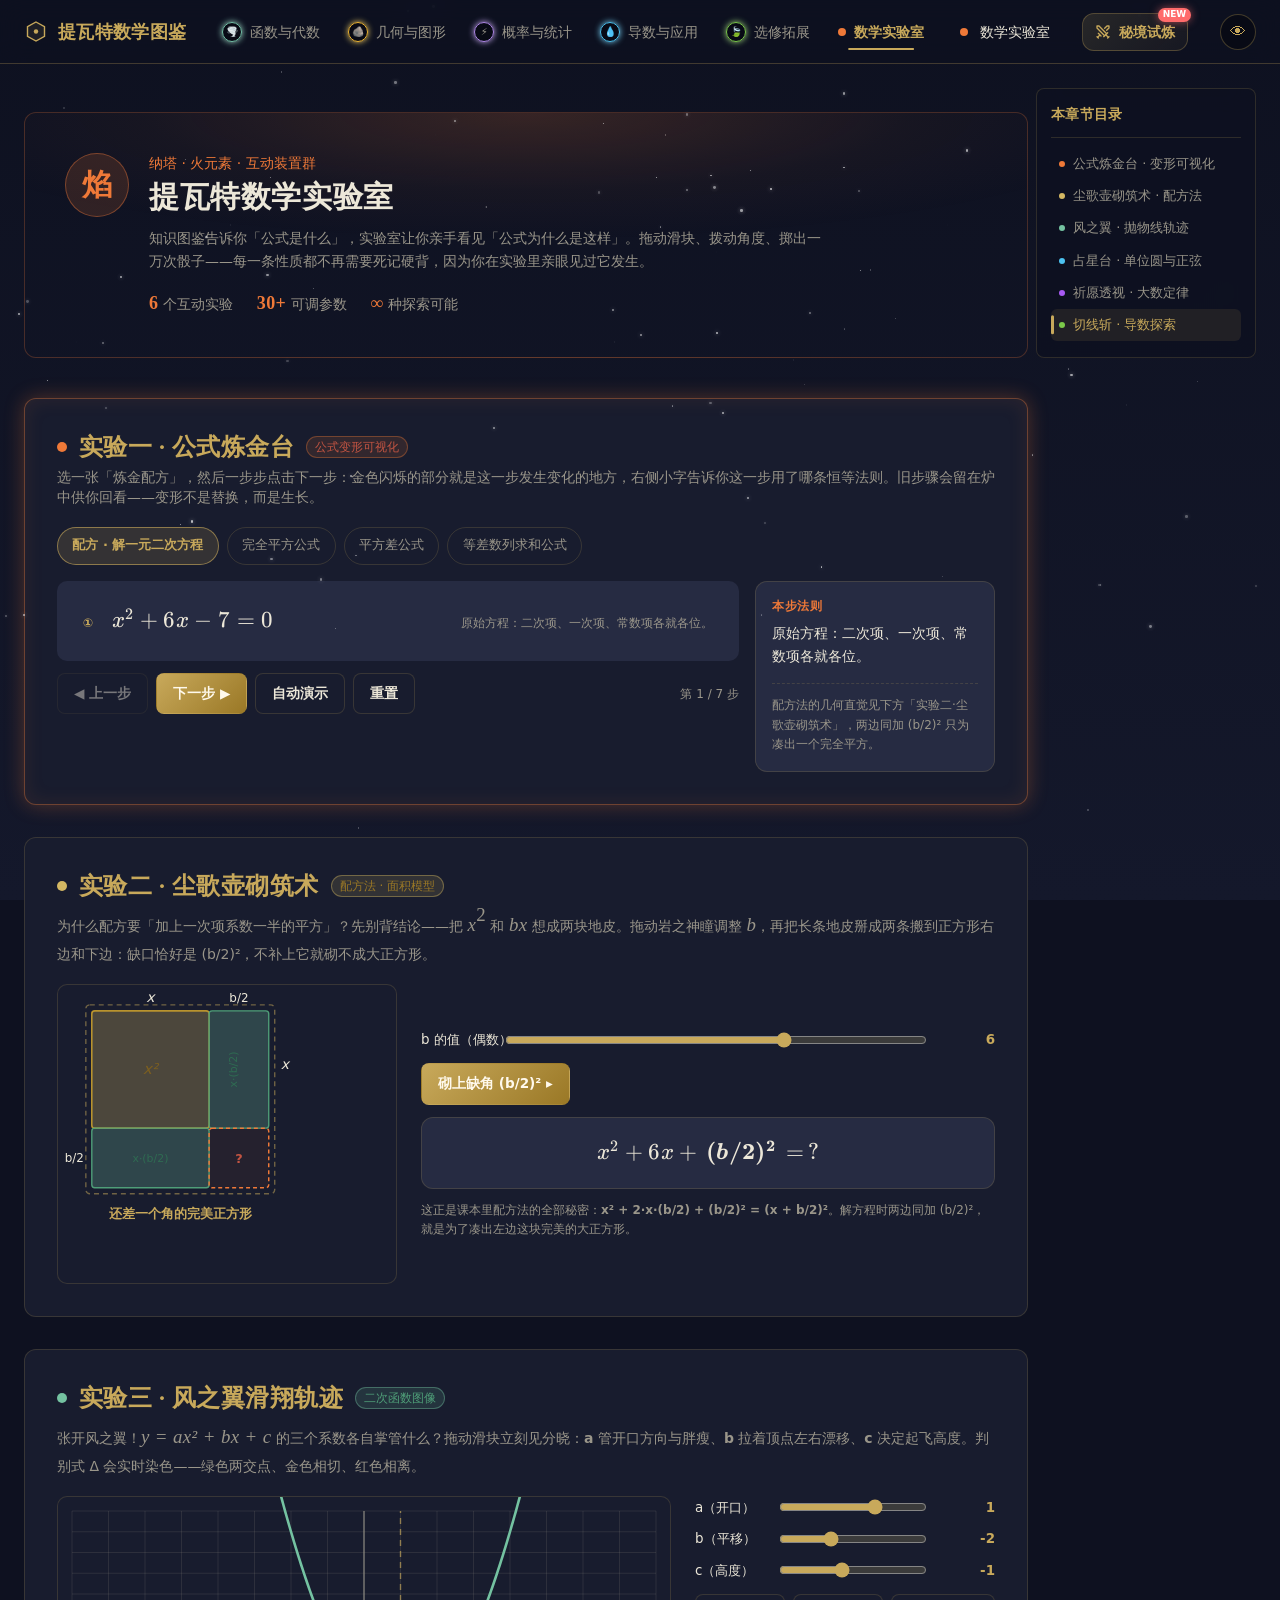
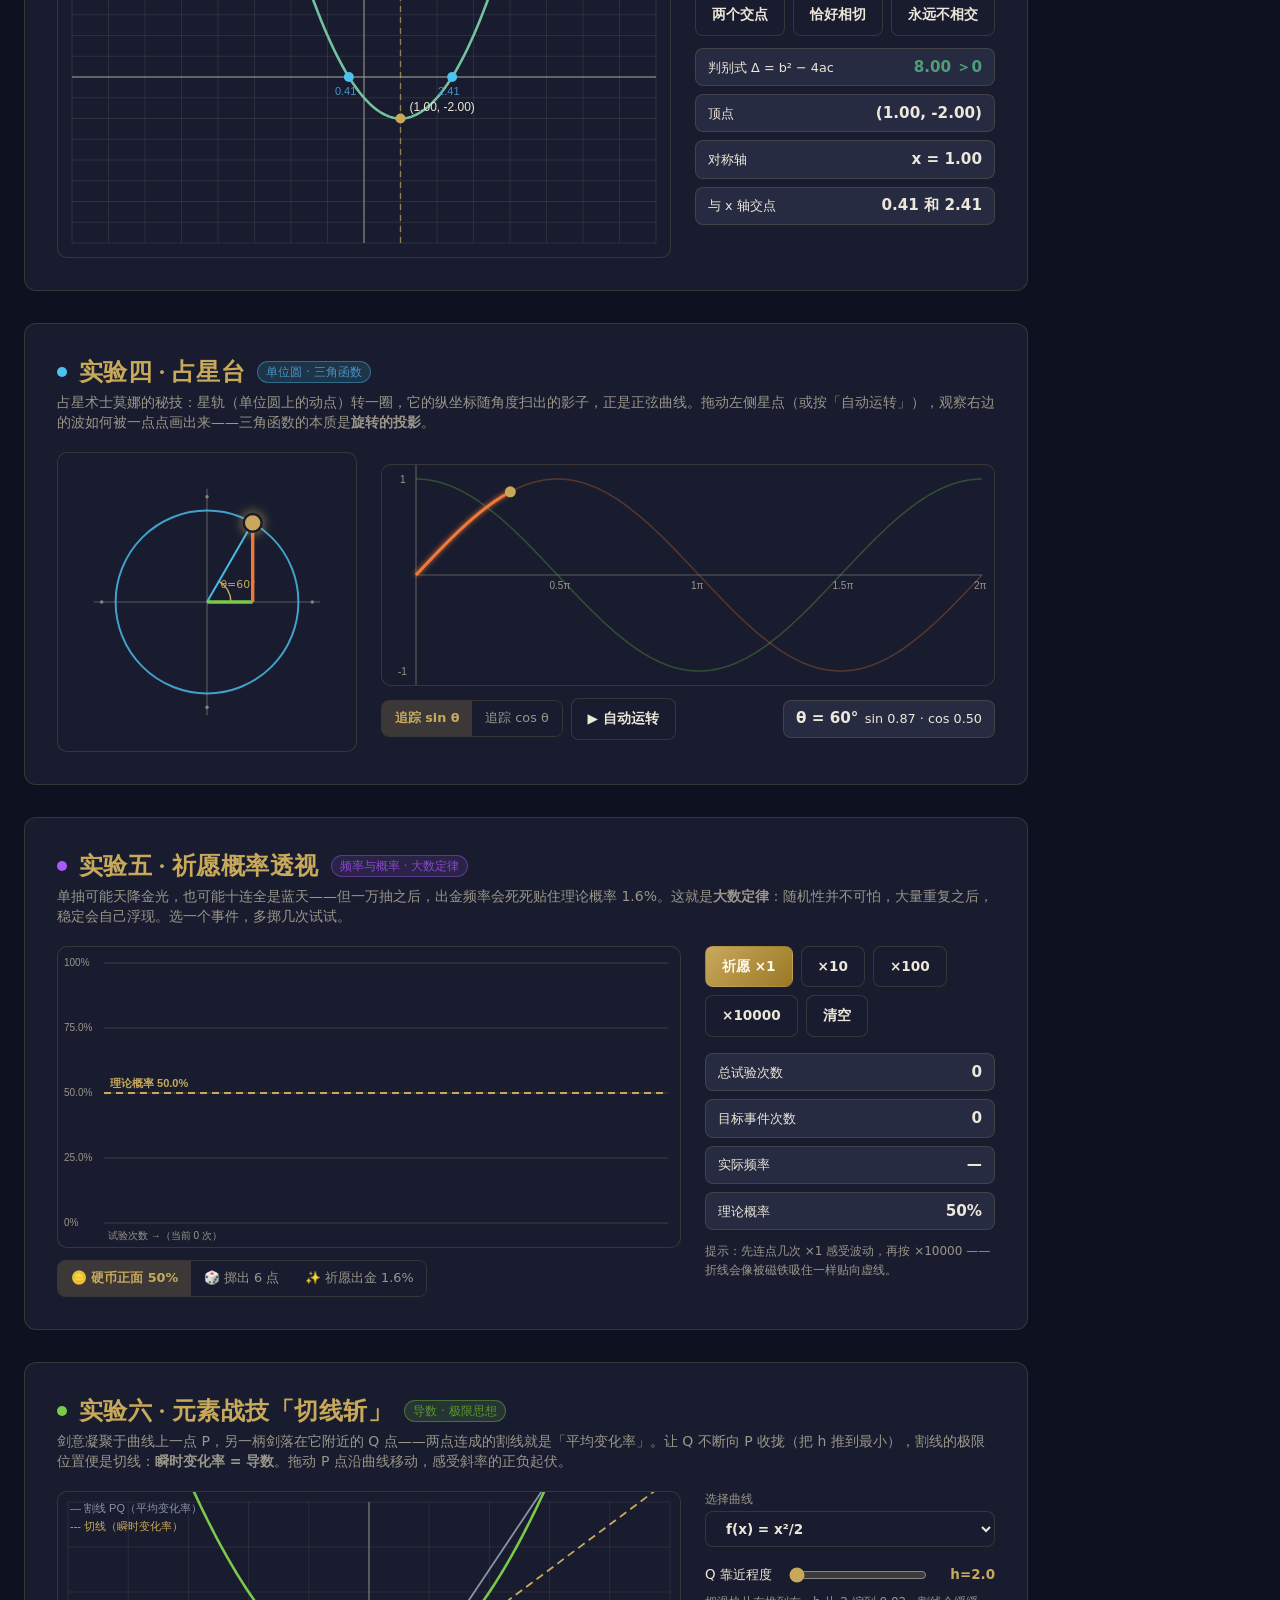
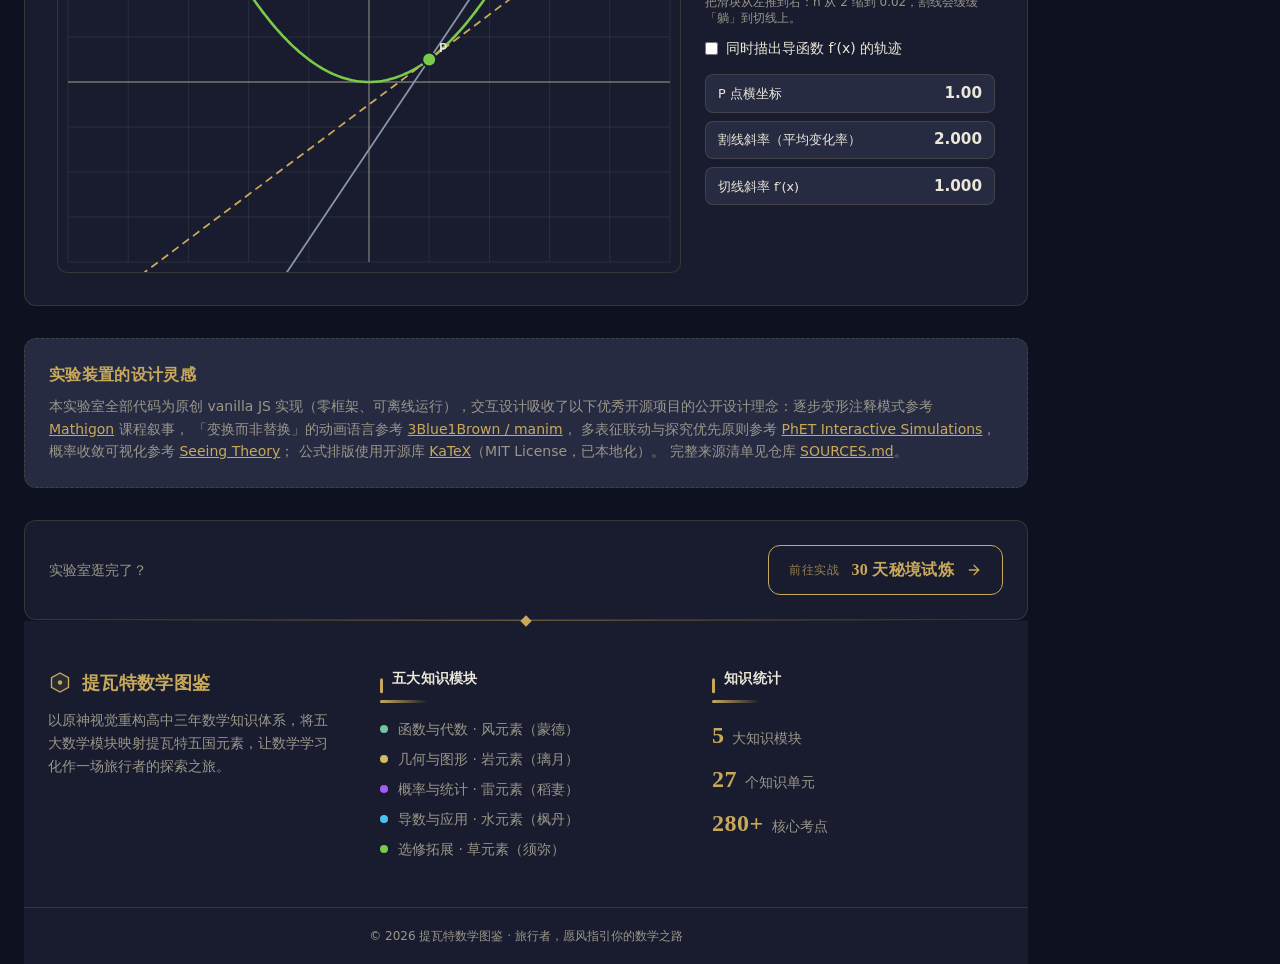
<file: lab.html>
<!DOCTYPE html>
<html lang="zh" class="dark">
<head>
    <meta charset="UTF-8">
    <meta name="viewport" content="width=device-width, initial-scale=1.0, viewport-fit=cover">
    <meta name="apple-mobile-web-app-capable" content="yes">
    <meta name="apple-mobile-web-app-status-bar-style" content="black-translucent">
    <meta name="theme-color" content="#0D0B1A">
    <meta http-equiv="Cache-Control" content="no-cache, no-store, must-revalidate"><meta http-equiv="Pragma" content="no-cache"><meta http-equiv="Expires" content="0">
    <title>数学实验室 · 提瓦特数学图鉴</title>
    <meta name="description" content="数学实验室：6 个原神主题的互动数学装置，覆盖配方法、二次函数图像、单位圆与三角函数、大数定律、导数几何意义等高中核心概念。">
    <meta property="og:title" content="数学实验室 · 提瓦特数学图鉴">
    <meta property="og:description" content="6 个原神主题的互动数学装置，覆盖配方法、二次函数图像、单位圆与三角函数、大数定律、导数几何意义等高中核心概念。">
    <meta property="og:type" content="website">
    <meta property="og:url" content="https://ll-lk.github.io/yuanshen/lab.html">
    <meta property="og:image" content="https://ll-lk.github.io/yuanshen/assets/favicon.svg">
    <link rel="canonical" href="https://ll-lk.github.io/yuanshen/lab.html">
    <meta name="twitter:card" content="summary">
    <meta name="twitter:title" content="数学实验室 · 提瓦特数学图鉴">
    <meta name="twitter:description" content="6 个原神主题的互动数学装置，覆盖配方法、二次函数图像、单位圆与三角函数、大数定律、导数几何意义等高中核心概念。">
    <link rel="preload" href="assets/favicon.svg" as="image" type="image/svg+xml">
    <link rel="preconnect" href="https://genshin.jmp.blue">
    <link rel="dns-prefetch" href="https://genshin.jmp.blue">
    <script type="application/ld+json">
    {
      "@context": "https://schema.org",
      "@type": "WebPage",
      "name": "数学实验室 · 提瓦特数学图鉴",
      "description": "6 个原神主题的互动数学装置，覆盖配方法、二次函数图像、单位圆与三角函数、大数定律、导数几何意义等高中核心概念。",
      "url": "https://ll-lk.github.io/yuanshen/lab.html",
      "isPartOf": {
        "@type": "WebSite",
        "name": "提瓦特数学图鉴",
        "url": "https://ll-lk.github.io/yuanshen/"
      }
    }
    </script>
    <link rel="icon" href="assets/favicon.svg" type="image/svg+xml">
    <link rel="manifest" href="manifest.json">
    <link rel="apple-touch-icon" href="assets/favicon.svg">
    <style id="theme-vars">
/* ============================================================
   提瓦特数学图鉴 · 原神视觉风格配色与字体系统
   Brand prefix: genshin
   主色：原神金（命之座/品质金）· 背景：提瓦特夜空深蓝紫
   ============================================================ */

/* ---------- Light Mode（浅色·白日提瓦特） ---------- */
:root {
  --genshin-primary: #B8932E;
  --genshin-primary-foreground: #FBF7EC;

  --genshin-primary-50: #FBF6E7;
  --genshin-primary-100: #F3E8C2;
  --genshin-primary-200: #E7D08A;
  --genshin-primary-300: #D9B85A;
  --genshin-primary-400: #C8A14A;
  --genshin-primary-500: #B8932E;
  --genshin-primary-600: #9A7826;
  --genshin-primary-700: #7C5F20;
  --genshin-primary-800: #5E471A;
  --genshin-primary-900: #423014;
  --genshin-primary-950: #2A1E0C;

  /* 中性色 —— 暖羊皮纸 / 石板 */
  --genshin-background: #F6F1E4;
  --genshin-foreground: #2A2418;
  --genshin-card: #FBF7EC;
  --genshin-card-foreground: #2A2418;
  --genshin-popover: #FBF7EC;
  --genshin-popover-foreground: #2A2418;
  --genshin-muted: #E7DFC9;
  --genshin-muted-foreground: #6B6048;
  --genshin-border: #D8CDA8;
  --genshin-input: #D8CDA8;
  --genshin-ring: #B8932E;

  /* 状态色 */
  --genshin-state-success: #4F9E78;
  --genshin-state-warning: #C8941E;
  --genshin-state-error: #C25442;
  --genshin-state-info: #4A93C2;

  /* 圆角 —— 原神 UI 偏方正克制 */
  --genshin-radius-small: 4px;
  --genshin-radius-medium: 8px;
  --genshin-radius-large: 12px;
  --genshin-radius-full: 9999px;
}

/* ---------- Dark Mode（深色·提瓦特夜空） 默认 ---------- */
.dark {
  --genshin-primary: #C8A95B;
  --genshin-primary-foreground: #1A1408;

  --genshin-primary-50: #2A1E0C;
  --genshin-primary-100: #423014;
  --genshin-primary-200: #5E471A;
  --genshin-primary-300: #7C5F20;
  --genshin-primary-400: #9A7826;
  --genshin-primary-500: #B8932E;
  --genshin-primary-600: #C8A95B;
  --genshin-primary-700: #D9B85A;
  --genshin-primary-800: #E7D08A;
  --genshin-primary-900: #F3E8C2;
  --genshin-primary-950: #FBF6E7;

  /* 中性色 —— 提瓦特夜空深蓝紫 */
  --genshin-background: #0E1120;
  --genshin-foreground: #ECE7D8;
  --genshin-card: #181C2E;
  --genshin-card-foreground: #ECE7D8;
  --genshin-popover: #1F2438;
  --genshin-popover-foreground: #ECE7D8;
  --genshin-muted: #262B42;
  --genshin-muted-foreground: #9A968A;
  --genshin-border: rgba(200, 169, 91, 0.18);
  --genshin-input: rgba(200, 169, 91, 0.28);
  --genshin-ring: #C8A95B;

  /* 状态色 */
  --genshin-state-success: #74C2A1;
  --genshin-state-warning: #E6B445;
  --genshin-state-error: #D97766;
  --genshin-state-info: #6FB7E0;
}

/* ---------- Tailwind @theme inline 映射 ---------- */
@theme inline {
  --color-background: var(--genshin-background);
  --color-foreground: var(--genshin-foreground);
  --color-card: var(--genshin-card);
  --color-card-foreground: var(--genshin-card-foreground);
  --color-popover: var(--genshin-popover);
  --color-popover-foreground: var(--genshin-popover-foreground);
  --color-primary: var(--genshin-primary);
  --color-primary-foreground: var(--genshin-primary-foreground);
  --color-muted: var(--genshin-muted);
  --color-muted-foreground: var(--genshin-muted-foreground);
  --color-border: var(--genshin-border);
  --color-input: var(--genshin-input);
  --color-ring: var(--genshin-ring);

  --color-state-success: var(--genshin-state-success);
  --color-state-warning: var(--genshin-state-warning);
  --color-state-error: var(--genshin-state-error);
  --color-state-info: var(--genshin-state-info);

  --radius-sm: var(--genshin-radius-small);
  --radius-md: var(--genshin-radius-medium);
  --radius-lg: var(--genshin-radius-large);
  --radius-full: var(--genshin-radius-full);
}

/* ---------- 字体系统 ---------- */
/* 标题：衬线体（奇幻史诗感） · 正文：无衬线（现代易读） */
.font-display {
  font-family: "Noto Serif SC", "Songti SC", "STSong", serif;
  font-weight: 600;
  letter-spacing: 0.02em;
}
.font-body {
  font-family: "Noto Sans SC", "PingFang SC", "Microsoft YaHei", system-ui, sans-serif;
}

    @keyframes pulse{0%,100%{transform:scale(1);opacity:1}50%{transform:scale(1.15);opacity:0.85}}
</style>
    <script src="assets/vendor/tailwind-browser-4.3.1.js"></script>
    <script src="assets/vendor/lucide-1.8.0.min.js"></script>
    <link rel="stylesheet" href="assets/vendor/katex/katex.min.css">
    <script src="assets/vendor/katex/katex.min.js"></script>
    <style type="text/tailwindcss">
  @theme inline {
    --color-background: var(--genshin-background);
    --color-foreground: var(--genshin-foreground);
    --color-card: var(--genshin-card);
    --color-card-foreground: var(--genshin-card-foreground);
    --color-popover: var(--genshin-popover);
    --color-popover-foreground: var(--genshin-popover-foreground);
    --color-primary: var(--genshin-primary);
    --color-primary-foreground: var(--genshin-primary-foreground);
    --color-muted: var(--genshin-muted);
    --color-muted-foreground: var(--genshin-muted-foreground);
    --color-border: var(--genshin-border);
    --color-input: var(--genshin-input);
    --color-ring: var(--genshin-ring);
    --radius-sm: var(--genshin-radius-small);
    --radius-md: var(--genshin-radius-medium);
    --radius-lg: var(--genshin-radius-large);
  }
  @layer base {
    body { background: var(--genshin-background); color: var(--genshin-foreground); }
    td, th { @apply break-words; word-break: break-all; word-break: auto-phrase; }
    th { @apply whitespace-nowrap; }
  }
    </style>
    <style id="semantic-token-fallback">
      .bg-background { background-color: var(--genshin-background); }
      .text-background { color: var(--genshin-background); }
      .border-background { border-color: var(--genshin-background); }
      .ring-background { --tw-ring-color: var(--genshin-background); }
      .bg-foreground { background-color: var(--genshin-foreground); }
      .text-foreground { color: var(--genshin-foreground); }
      .border-foreground { border-color: var(--genshin-foreground); }
      .ring-foreground { --tw-ring-color: var(--genshin-foreground); }
      .bg-card { background-color: var(--genshin-card); }
      .text-card { color: var(--genshin-card); }
      .border-card { border-color: var(--genshin-card); }
      .ring-card { --tw-ring-color: var(--genshin-card); }
      .bg-card-foreground { background-color: var(--genshin-card-foreground); }
      .text-card-foreground { color: var(--genshin-card-foreground); }
      .border-card-foreground { border-color: var(--genshin-card-foreground); }
      .ring-card-foreground { --tw-ring-color: var(--genshin-card-foreground); }
      .bg-popover { background-color: var(--genshin-popover); }
      .text-popover { color: var(--genshin-popover); }
      .border-popover { border-color: var(--genshin-popover); }
      .ring-popover { --tw-ring-color: var(--genshin-popover); }
      .bg-popover-foreground { background-color: var(--genshin-popover-foreground); }
      .text-popover-foreground { color: var(--genshin-popover-foreground); }
      .border-popover-foreground { border-color: var(--genshin-popover-foreground); }
      .ring-popover-foreground { --tw-ring-color: var(--genshin-popover-foreground); }
      .bg-primary { background-color: var(--genshin-primary); }
      .text-primary { color: var(--genshin-primary); }
      .border-primary { border-color: var(--genshin-primary); }
      .ring-primary { --tw-ring-color: var(--genshin-primary); }
      .bg-primary-foreground { background-color: var(--genshin-primary-foreground); }
      .text-primary-foreground { color: var(--genshin-primary-foreground); }
      .border-primary-foreground { border-color: var(--genshin-primary-foreground); }
      .ring-primary-foreground { --tw-ring-color: var(--genshin-primary-foreground); }
      .bg-muted { background-color: var(--genshin-muted); }
      .text-muted { color: var(--genshin-muted); }
      .border-muted { border-color: var(--genshin-muted); }
      .ring-muted { --tw-ring-color: var(--genshin-muted); }
      .bg-muted-foreground { background-color: var(--genshin-muted-foreground); }
      .text-muted-foreground { color: var(--genshin-muted-foreground); }
      .border-muted-foreground { border-color: var(--genshin-muted-foreground); }
      .ring-muted-foreground { --tw-ring-color: var(--genshin-muted-foreground); }
      .bg-border { background-color: var(--genshin-border); }
      .text-border { color: var(--genshin-border); }
      .border-border { border-color: var(--genshin-border); }
      .ring-border { --tw-ring-color: var(--genshin-border); }
      .bg-input { background-color: var(--genshin-input); }
      .text-input { color: var(--genshin-input); }
      .border-input { border-color: var(--genshin-input); }
      .ring-input { --tw-ring-color: var(--genshin-input); }
      .bg-ring { background-color: var(--genshin-ring); }
      .text-ring { color: var(--genshin-ring); }
      .border-ring { border-color: var(--genshin-ring); }
      .ring-ring { --tw-ring-color: var(--genshin-ring); }
    </style>
    <style>
      .no-scrollbar::-webkit-scrollbar { display: none; }
      .no-scrollbar { -ms-overflow-style: none; scrollbar-width: none; }
      [data-icon] {
        display: inline-flex;
        align-items: center;
        justify-content: center;
        -webkit-mask-size: contain;
        mask-size: contain;
        -webkit-mask-repeat: no-repeat;
        mask-repeat: no-repeat;
        -webkit-mask-position: center;
        mask-position: center;
        background-color: currentColor;
      }
      .skip-link {
        position: absolute;
        width: 1px;
        height: 1px;
        padding: 0;
        margin: -1px;
        overflow: hidden;
        clip: rect(0, 0, 0, 0);
        white-space: nowrap;
        border: 0;
      }
      .skip-link:focus {
        position: fixed;
        top: 16px;
        left: 16px;
        width: auto;
        height: auto;
        padding: 12px 20px;
        margin: 0;
        clip: auto;
        white-space: normal;
        background: var(--genshin-primary);
        color: var(--genshin-primary-foreground);
        text-decoration: none;
        border-radius: 8px;
        z-index: 9999;
        box-shadow: 0 4px 20px rgba(0,0,0,0.4);
        font-weight: 600;
      }
    </style>
    <link rel="stylesheet" href="assets/genshin-enhancements.css">
    <noscript><style>.reveal,.hero-reveal{opacity:1!important;transform:none!important;animation:none!important}</style></noscript>
    <style id="enhanced-design">
/* === 提瓦特数学图鉴 · 排版与动画增强系统 === */
/* 性能安全：仅使用 transform + opacity（合成器友好），IntersectionObserver 替代 scroll 监听 */

/* 排版优化 */
body { line-height: 1.75; }
.section-title { position: relative; padding-bottom: 14px; }
.section-title::after {
  content: ''; position: absolute; bottom: 0; left: 0;
  width: 48px; height: 3px; border-radius: 2px;
  background: linear-gradient(90deg, var(--genshin-primary), transparent);
}

/* 滚动入场动画 (GPU 友好) */
.reveal {
  opacity: 0; transform: translateY(28px);
  transition: opacity .6s cubic-bezier(.22,1,.36,1), transform .6s cubic-bezier(.22,1,.36,1);
  transition-delay: var(--reveal-delay, 0ms);
}
.reveal.reveal-visible { opacity: 1; transform: translateY(0); }

/* 卡片悬浮提升 */
.genshin-card {
  transition: transform .3s cubic-bezier(.22,1,.36,1), border-color .3s, box-shadow .3s;
}
.genshin-card:hover {
  transform: translateY(-4px);
  border-color: rgba(200,169,91,.4);
  box-shadow: 0 8px 32px rgba(0,0,0,.3);
}

/* 导航栏动画下划线 */
.nav-link { position: relative; }
.nav-link::after {
  content: ''; position: absolute; bottom: 4px; left: 0;
  width: 0; height: 2px; border-radius: 1px;
  background: var(--genshin-primary);
  transition: width .3s cubic-bezier(.22,1,.36,1);
}
.nav-link:hover::after, .nav-link[data-active="true"]::after { width: 100%; }

/* 公式框 / 提示框左侧装饰边 */
.formula-box { border-left: 3px solid currentColor; }
.tip-box { border-left: 3px solid var(--genshin-primary); }

/* 下一章节 CTA 悬浮 */
.next-cta {
  transition: transform .3s cubic-bezier(.22,1,.36,1), border-color .3s;
}
.next-cta:hover { transform: translateY(-2px); border-color: rgba(200,169,91,.45); }

/* Hero 入场动画 */
.hero-reveal {
  opacity: 0; transform: translateY(20px);
  animation: heroFadeUp .8s cubic-bezier(.22,1,.36,1) forwards;
  animation-delay: var(--hero-delay, 0ms);
}
@keyframes heroFadeUp { to { opacity: 1; transform: translateY(0); } }

/* === 侧边章节目录 TOC（v3 新增） === */
/* 锚点目标上边距，避免被固定导航栏遮挡 */
article[id^="kp-"] { scroll-margin-top: 90px; }

/* 桌面端固定侧边目录 */
.toc-desktop {
  position: fixed;
  right: 24px;
  top: 88px;
  width: 220px;
  max-height: calc(100vh - 120px);
  overflow-y: auto;
  background: rgba(14, 17, 32, 0.85);
  -webkit-backdrop-filter: blur(12px);
  backdrop-filter: blur(12px);
  border: 1px solid rgba(200, 169, 91, 0.18);
  border-radius: 8px;
  padding: 16px 14px;
  z-index: 40;
}
.toc-desktop::-webkit-scrollbar { width: 4px; }
.toc-desktop::-webkit-scrollbar-thumb { background: rgba(200, 169, 91, 0.25); border-radius: 2px; }

/* TOC 条目（桌面端与移动端面板共用） */
.toc-item {
  display: flex;
  align-items: center;
  gap: 8px;
  padding: 7px 8px;
  border-radius: 6px;
  font-size: 13px;
  color: var(--genshin-muted-foreground);
  cursor: pointer;
  transition: color .2s ease, background .2s ease;
  text-decoration: none;
  line-height: 1.4;
  position: relative;
}
.toc-item .toc-text {
  flex: 1;
  min-width: 0;
  overflow: hidden;
  text-overflow: ellipsis;
  white-space: nowrap;
}
.toc-item:hover {
  background: rgba(200, 169, 91, 0.08);
  color: var(--genshin-foreground);
}
.toc-item.toc-active {
  color: var(--genshin-primary);
  background: rgba(200, 169, 91, 0.10);
}
.toc-item.toc-active::before {
  content: '';
  position: absolute;
  left: 0;
  top: 50%;
  transform: translateY(-50%);
  width: 3px;
  height: 60%;
  background: var(--genshin-primary);
  border-radius: 2px;
}

/* 移动端浮动目录下拉面板 */
.toc-mobile-panel {
  position: absolute;
  right: 0;
  bottom: 56px;
  width: 220px;
  max-height: calc(100vh - 120px);
  overflow-y: auto;
  background: rgba(14, 17, 32, 0.92);
  -webkit-backdrop-filter: blur(12px);
  backdrop-filter: blur(12px);
  border: 1px solid rgba(200, 169, 91, 0.18);
  border-radius: 8px;
  padding: 16px 14px;
  box-shadow: 0 8px 32px rgba(0, 0, 0, 0.4);
}

/* 移动端：将“回到顶部”按钮移至左下，避免与目录浮动按钮重叠 */
@media (max-width: 767px) {
  #back-to-top { right: auto; left: 24px; }
}

/* reduced-motion 完全禁用动画 */
@media (prefers-reduced-motion: reduce) {
  .reveal { opacity: 1; transform: none; transition: none; }
  .hero-reveal { opacity: 1; transform: none; animation: none; }
  .genshin-card, .next-cta { transition: none; }
  .genshin-card:hover, .next-cta:hover { transform: none; }
  .toc-item { transition: none; }
  html { scroll-behavior: auto; }
  * { animation-duration: .01ms !important; transition-duration: .01ms !important; }
}
    </style>
</head>
<body class="min-h-screen font-sans antialiased">
    <a href="#main" class="skip-link">跳到主要内容</a>
    <!-- ===== 顶部固定导航栏 ===== -->
    <nav class="fixed top-0 inset-x-0 z-50" style="background: rgba(14,17,32,0.85); backdrop-filter: blur(12px); -webkit-backdrop-filter: blur(12px); border-bottom: 1px solid rgba(200,169,91,0.28);">
      <div class="max-w-7xl mx-auto px-6 h-16 flex items-center justify-between font-body">
        <a href="index.html" data-nav-key="home" class="brand-link flex items-center gap-2.5 cursor-pointer shrink-0">
          <svg width="24" height="24" viewBox="0 0 24 24" fill="none" class="shrink-0" aria-hidden="true">
            <path d="M12 2 L20.5 6.75 L20.5 16.25 L12 21 L3.5 16.25 L3.5 6.75 Z" stroke="#C8A95B" stroke-width="1.4" fill="rgba(200,169,91,0.10)"></path>
            <circle cx="12" cy="11.5" r="2.2" fill="#C8A95B"></circle>
          </svg>
          <span class="font-display text-lg whitespace-nowrap" style="color: var(--genshin-primary);">提瓦特数学图鉴</span>
        </a>
        <div class="hidden lg:flex items-center gap-5">
          <a href="functions.html" data-nav-key="functions" class="nav-link flex items-center gap-2 px-1 py-2 text-sm whitespace-nowrap">
            <span class="w-2 h-2 rounded-full shrink-0" style="background:#74C2A1;"></span>
            <span>函数与代数</span>
          </a>
          <a href="geometry.html" data-nav-key="geometry" class="nav-link flex items-center gap-2 px-1 py-2 text-sm whitespace-nowrap">
            <span class="w-2 h-2 rounded-full shrink-0" style="background:#D4B863;"></span>
            <span>几何与图形</span>
          </a>
          <a href="probability.html" data-nav-key="probability" class="nav-link flex items-center gap-2 px-1 py-2 text-sm whitespace-nowrap">
            <span class="w-2 h-2 rounded-full shrink-0" style="background:#A85AF5;"></span>
            <span>概率与统计</span>
          </a>
          <a href="calculus.html" data-nav-key="calculus" class="nav-link flex items-center gap-2 px-1 py-2 text-sm whitespace-nowrap">
            <span class="w-2 h-2 rounded-full shrink-0" style="background:#4CC2F0;"></span>
            <span>导数与应用</span>
          </a>
          <a href="elective.html" data-nav-key="elective" class="nav-link flex items-center gap-2 px-1 py-2 text-sm whitespace-nowrap">
            <span class="w-2 h-2 rounded-full shrink-0" style="background:#7BC94A;"></span>
            <span>选修拓展</span>
          </a>
          <a href="lab.html" data-nav-key="lab" data-active="true" class="nav-link flex items-center gap-2 px-1 py-2 text-sm whitespace-nowrap">
            <span class="w-2 h-2 rounded-full shrink-0" style="background:#EF7938;"></span>
            <span>数学实验室</span>
          </a>
          <a href="lab.html" data-nav-key="lab" class="mobile-nav-link flex items-center gap-3 px-3 py-3 rounded-lg text-sm transition-colors hover:bg-[#C8A95B]/10" style="color: var(--genshin-foreground);"><span class="w-2 h-2 rounded-full shrink-0" style="background:#EF7938;"></span>数学实验室</a>
          <a href="challenge.html" data-nav-key="challenge" class="nav-link flex items-center gap-2 px-3 py-2 text-sm whitespace-nowrap rounded-lg" style="position:relative;background: linear-gradient(135deg, rgba(200,169,91,0.15), rgba(200,169,91,0.05)); border: 1px solid rgba(200,169,91,0.3); color: #C8A95B; font-weight: 600;"><i data-lucide="swords" class="w-4 h-4"></i><span>秘境试炼</span><span class="NEW-badge" style="position:absolute;top:-6px;right:-4px;background:#FF6B6B;color:#fff;font-size:9px;padding:1px 5px;border-radius:8px;font-weight:700;line-height:1.3;box-shadow:0 0 8px rgba(255,107,107,0.6);animation:pulse 2s infinite;">NEW</span>
          </a>
        </div>
        <button id="mobile-menu-toggle" type="button" aria-label="打开菜单" aria-expanded="false" class="lg:hidden inline-flex items-center justify-center w-11 h-11 rounded-lg transition-colors hover:bg-[#C8A95B]/10" style="color: var(--genshin-primary); border: 1px solid var(--genshin-border);">
          <svg class="menu-icon-open" width="20" height="20" viewBox="0 0 24 24" fill="none" stroke="currentColor" stroke-width="2" stroke-linecap="round"><line x1="3" y1="6" x2="21" y2="6"/><line x1="3" y1="12" x2="21" y2="12"/><line x1="3" y1="18" x2="21" y2="18"/></svg>
          <svg class="menu-icon-close hidden" width="20" height="20" viewBox="0 0 24 24" fill="none" stroke="currentColor" stroke-width="2" stroke-linecap="round"><line x1="6" y1="6" x2="18" y2="18"/><line x1="18" y1="6" x2="6" y2="18"/></svg>
        </button>
      </div>
      <div id="mobile-menu" class="lg:hidden hidden border-t" style="background: rgba(14,17,32,0.97); backdrop-filter: blur(12px); -webkit-backdrop-filter: blur(12px); border-color: var(--genshin-border);">
        <div class="max-w-7xl mx-auto px-6 py-3 flex flex-col gap-1 font-body">
          <a href="functions.html" data-nav-key="functions" class="mobile-nav-link flex items-center gap-3 px-3 py-3 rounded-lg text-sm transition-colors hover:bg-[#C8A95B]/10" style="color: var(--genshin-foreground);"><span class="w-2 h-2 rounded-full shrink-0" style="background:#74C2A1;"></span>函数与代数</a>
          <a href="geometry.html" data-nav-key="geometry" class="mobile-nav-link flex items-center gap-3 px-3 py-3 rounded-lg text-sm transition-colors hover:bg-[#C8A95B]/10" style="color: var(--genshin-foreground);"><span class="w-2 h-2 rounded-full shrink-0" style="background:#D4B863;"></span>几何与图形</a>
          <a href="probability.html" data-nav-key="probability" class="mobile-nav-link flex items-center gap-3 px-3 py-3 rounded-lg text-sm transition-colors hover:bg-[#C8A95B]/10" style="color: var(--genshin-foreground);"><span class="w-2 h-2 rounded-full shrink-0" style="background:#A85AF5;"></span>概率与统计</a>
          <a href="calculus.html" data-nav-key="calculus" class="mobile-nav-link flex items-center gap-3 px-3 py-3 rounded-lg text-sm transition-colors hover:bg-[#C8A95B]/10" style="color: var(--genshin-foreground);"><span class="w-2 h-2 rounded-full shrink-0" style="background:#4CC2F0;"></span>导数与应用</a>
          <a href="elective.html" data-nav-key="elective" class="mobile-nav-link flex items-center gap-3 px-3 py-3 rounded-lg text-sm transition-colors hover:bg-[#C8A95B]/10" style="color: var(--genshin-foreground);"><span class="w-2 h-2 rounded-full shrink-0" style="background:#7BC94A;"></span>选修拓展</a>
          <a href="challenge.html" data-nav-key="challenge" class="mobile-nav-link flex items-center gap-3 px-3 py-3 rounded-lg text-sm transition-colors" style="color: #C8A95B; background: linear-gradient(135deg, rgba(200,169,91,0.15), rgba(200,169,91,0.05)); border: 1px solid rgba(200,169,91,0.3);"><i data-lucide="swords" class="w-4 h-4"></i>秘境试炼<span style="margin-left:4px;background:#FF6B6B;color:#fff;font-size:9px;padding:1px 5px;border-radius:8px;font-weight:700;">NEW</span></a>
        </div>
      </div>
    </nav>

    <!-- ===== 侧边章节目录 TOC（桌面端，v3 新增） ===== -->
    <aside class="toc-desktop hidden lg:block" aria-label="本章节目录">
      <div class="font-display text-sm mb-3" style="color: var(--genshin-primary);">本章节目录</div>
      <div style="height:1px; background: rgba(200,169,91,0.18); margin-bottom: 10px;"></div>
      <nav>
          <a href="#kp-lab-transform" class="toc-item"><span style="width:6px;height:6px;border-radius:50%;background:#EF7938;flex-shrink:0;"></span><span class="toc-text">公式炼金台 · 变形可视化</span></a>
          <a href="#kp-lab-area" class="toc-item"><span style="width:6px;height:6px;border-radius:50%;background:#D4B863;flex-shrink:0;"></span><span class="toc-text">尘歌壶砌筑术 · 配方法</span></a>
          <a href="#kp-lab-parabola" class="toc-item"><span style="width:6px;height:6px;border-radius:50%;background:#74C2A1;flex-shrink:0;"></span><span class="toc-text">风之翼 · 抛物线轨迹</span></a>
          <a href="#kp-lab-circle" class="toc-item"><span style="width:6px;height:6px;border-radius:50%;background:#4CC2F0;flex-shrink:0;"></span><span class="toc-text">占星台 · 单位圆与正弦</span></a>
          <a href="#kp-lab-gacha" class="toc-item"><span style="width:6px;height:6px;border-radius:50%;background:#A85AF5;flex-shrink:0;"></span><span class="toc-text">祈愿透视 · 大数定律</span></a>
          <a href="#kp-lab-tangent" class="toc-item"><span style="width:6px;height:6px;border-radius:50%;background:#7BC94A;flex-shrink:0;"></span><span class="toc-text">切线斩 · 导数探索</span></a>
        </nav>
    </aside>

    <!-- ===== 移动端浮动目录按钮（v3 新增） ===== -->
    <div class="lg:hidden" style="position: fixed; right: 20px; bottom: 24px; z-index: 50;">
      <button id="toc-mobile-btn" type="button" aria-label="打开章节目录" aria-expanded="false" style="width:48px;height:48px;border-radius:50%;background:var(--genshin-primary);color:var(--genshin-primary-foreground);display:inline-flex;align-items:center;justify-content:center;box-shadow:0 4px 20px rgba(0,0,0,0.4);cursor:pointer;border:none;">
        <svg width="22" height="22" viewBox="0 0 24 24" fill="none" stroke="currentColor" stroke-width="2" stroke-linecap="round" stroke-linejoin="round" aria-hidden="true"><line x1="8" y1="6" x2="21" y2="6"/><line x1="8" y1="12" x2="21" y2="12"/><line x1="8" y1="18" x2="21" y2="18"/><line x1="3" y1="6" x2="3.01" y2="6"/><line x1="3" y1="12" x2="3.01" y2="12"/><line x1="3" y1="18" x2="3.01" y2="18"/></svg>
      </button>
      <div id="toc-mobile-panel" class="toc-mobile-panel" style="display:none;">
        <div class="font-display text-sm mb-3" style="color: var(--genshin-primary);">本章节目录</div>
        <div style="height:1px; background: rgba(200,169,91,0.18); margin-bottom: 10px;"></div>
        <nav>
          <a href="#kp-lab-transform" class="toc-item"><span style="width:6px;height:6px;border-radius:50%;background:#EF7938;flex-shrink:0;"></span><span class="toc-text">公式炼金台 · 变形可视化</span></a>
          <a href="#kp-lab-area" class="toc-item"><span style="width:6px;height:6px;border-radius:50%;background:#D4B863;flex-shrink:0;"></span><span class="toc-text">尘歌壶砌筑术 · 配方法</span></a>
          <a href="#kp-lab-parabola" class="toc-item"><span style="width:6px;height:6px;border-radius:50%;background:#74C2A1;flex-shrink:0;"></span><span class="toc-text">风之翼 · 抛物线轨迹</span></a>
          <a href="#kp-lab-circle" class="toc-item"><span style="width:6px;height:6px;border-radius:50%;background:#4CC2F0;flex-shrink:0;"></span><span class="toc-text">占星台 · 单位圆与正弦</span></a>
          <a href="#kp-lab-gacha" class="toc-item"><span style="width:6px;height:6px;border-radius:50%;background:#A85AF5;flex-shrink:0;"></span><span class="toc-text">祈愿透视 · 大数定律</span></a>
          <a href="#kp-lab-tangent" class="toc-item"><span style="width:6px;height:6px;border-radius:50%;background:#7BC94A;flex-shrink:0;"></span><span class="toc-text">切线斩 · 导数探索</span></a>
        </nav>
      </div>
    </div>

    <!-- ===== 主内容区（leaf 页面填充 SLOT） ===== -->
    <main class="font-body max-w-7xl mx-auto px-6 lg:pr-[252px] pt-28 pb-12" style="min-height: calc(100vh - 200px);">

    <style>
    /* ===== 数学实验室专属样式（仅 lab.html 使用） ===== */
    /* 数学公式排版：衬线数学字体 + 分数/高亮 */
    .lab-math {
      font-family: "Cambria Math", "STIX Two Math", "Times New Roman", Georgia, "Songti SC", serif;
      font-size: 1.18rem;
      line-height: 2;
      letter-spacing: .02em;
    }
    .lab-math sup, .lab-math sub { font-size: .68em; }
    .frac { display: inline-block; vertical-align: middle; text-align: center; margin: 0 .18em; line-height: 1.25; }
    .frac .num { display: block; border-bottom: 1.2px solid currentColor; padding: 0 .35em; }
    .frac .den { display: block; padding: 0 .35em; }
    .eq-stage {
      min-height: 76px; border-radius: 10px; padding: 14px 16px; margin-bottom: 12px;
      background: var(--genshin-muted);
      max-height: 420px; overflow-y: auto;
    }
    .eq-row {
      display: flex; align-items: baseline; justify-content: space-between; gap: 12px; flex-wrap: wrap;
      padding: 7px 10px; border-radius: 8px;
      opacity: 0; transform: translateY(10px);
      transition: opacity .38s ease, transform .38s ease, background-color .38s ease;
    }
    .eq-row.on { opacity: 1; transform: none; }
    .eq-row.now { background: var(--genshin-card); box-shadow: 0 1px 8px rgba(0,0,0,.08); }
    .eq-row.dim .lab-math { opacity: .45; filter: saturate(.35); transition: opacity .38s, filter .38s; }
    .eq-note { font-size: .78rem; color: var(--genshin-muted-foreground); max-width: 46%; }
    /* KaTeX 渲染的公式与高亮标记 */
    .lab-math .katex { font-size: 1.22em; }
    .katex .chg { border-radius: 4px; padding: 0 3px; animation: labChgPulse 1.8s ease-in-out infinite; }
    .katex .chg-cut { text-decoration: line-through; opacity: .55; padding: 0 3px; }
    .chg {
      font-weight: 700; border-radius: 4px; padding: 0 3px;
      animation: labChgPulse 1.8s ease-in-out infinite;
    }
    @keyframes labChgPulse {
      0%, 100% { background: transparent; }
      50% { background: rgba(200,169,91,.28); }
    }
    .lab-btn {
      display: inline-flex; align-items: center; gap: .4rem;
      padding: .5rem 1rem; border-radius: 8px; font-size: .85rem; font-weight: 600;
      cursor: pointer; transition: transform .15s ease, box-shadow .15s ease, background-color .2s;
      border: 1px solid var(--genshin-border); color: var(--genshin-foreground); background: var(--genshin-card);
      user-select: none;
    }
    .lab-btn:hover:not(:disabled) { transform: translateY(-1px); border-color: rgba(200,169,91,.55); }
    .lab-btn:disabled { opacity: .45; cursor: not-allowed; }
    .lab-btn.primary { background: linear-gradient(135deg, #C8A95B, #9A7826); border-color: transparent; color: #FFF9EC; }
    .lab-tab {
      padding: .42rem .9rem; border-radius: 999px; font-size: .82rem; cursor: pointer;
      border: 1px solid var(--genshin-border); color: var(--genshin-muted-foreground); background: transparent;
      transition: all .2s ease;
    }
    .lab-tab.active { background: rgba(200,169,91,.16); border-color: rgba(200,169,91,.6); color: var(--genshin-primary); font-weight: 700; }
    .lab-chip {
      display: inline-flex; align-items: baseline; gap: .4rem;
      padding: .3rem .75rem; border-radius: 8px; font-size: .8rem;
      background: var(--genshin-muted); border: 1px solid var(--genshin-border);
    }
    .lab-chip b { font-size: .95rem; }
    .lab-slider { width: 100%; accent-color: #C8A95B; cursor: pointer; }
    .lab-slider-row { display: grid; grid-template-columns: 74px 1fr 58px; align-items: center; gap: 10px; margin-bottom: 8px; font-size: .84rem; }
    .lab-slider-row output { text-align: right; font-weight: 700; color: var(--genshin-primary); }
    .lab-canvas-box { border-radius: 10px; overflow: hidden; border: 1px solid var(--genshin-border); background: var(--genshin-card); touch-action: none; }
    .lab-canvas-box canvas { display: block; width: 100%; cursor: crosshair; }
    .lab-seg { display: inline-flex; flex-wrap: wrap; border-radius: 8px; overflow: hidden; border: 1px solid var(--genshin-border); }
    .lab-seg button { padding: .4rem .8rem; font-size: .8rem; background: var(--genshin-card); color: var(--genshin-muted-foreground); cursor: pointer; border: none; }
    .lab-seg button.active { background: rgba(200,169,91,.2); color: var(--genshin-primary); font-weight: 700; }
    .lab-stat-num { font-family: Georgia, serif; font-size: 1.5rem; font-weight: 700; color: var(--genshin-primary); }
    @media (prefers-reduced-motion: reduce) {
      .chg { animation: none; background: rgba(200,169,91,.24); }
      .eq-row { transition: none; }
    }
    </style>

    <noscript>
      <div style="border:1px solid var(--genshin-border); background:var(--genshin-muted); border-radius:10px; padding:16px; margin-bottom:24px;">
        数学实验室的全部互动装置都需要启用 JavaScript 才能运行。
      </div>
    </noscript>

    <!-- ===== 实验室头部：火元素 · 纳塔 ===== -->
    <section class="reveal relative overflow-hidden rounded-xl border border-[#EF7938]/25 mb-10" style="background-image: radial-gradient(ellipse 85% 70% at 50% 0%, rgba(239,122,53,0.18) 0%, rgba(239,122,53,0.04) 45%, transparent 75%);">
      <div class="relative p-6 sm:p-10 flex flex-col lg:flex-row lg:items-center gap-6 lg:gap-10">
        <div class="flex-1 min-w-0 flex flex-col sm:flex-row sm:items-start gap-5">
          <div class="w-16 h-16 rounded-full flex items-center justify-center shrink-0 bg-[#EF7938]/15 border border-[#EF7938]/40">
            <span class="font-display text-3xl text-[#EF7938]">焰</span>
          </div>
          <div class="min-w-0">
            <p class="text-sm text-[#EF7938] mb-1.5">纳塔 · 火元素 · 互动装置群</p>
            <h1 class="font-display text-2xl sm:text-3xl font-bold mb-3" style="color: var(--genshin-foreground);">提瓦特数学实验室</h1>
            <p class="text-sm leading-relaxed max-w-2xl" style="color: var(--genshin-muted-foreground);">
              知识图鉴告诉你「公式是什么」，实验室让你亲手看见「公式为什么是这样」。拖动滑块、拨动角度、掷出一万次骰子——每一条性质都不再需要死记硬背，因为你在实验里亲眼见过它发生。
            </p>
            <div class="flex flex-wrap gap-x-6 gap-y-2 mt-4 text-sm">
              <span><b class="font-display text-lg" style="color:#EF7938;">6</b> <span style="color: var(--genshin-muted-foreground);">个互动实验</span></span>
              <span><b class="font-display text-lg" style="color:#EF7938;">30+</b> <span style="color: var(--genshin-muted-foreground);">可调参数</span></span>
              <span><b class="font-display text-lg" style="color:#EF7938;">∞</b> <span style="color: var(--genshin-muted-foreground);">种探索可能</span></span>
            </div>
          </div>
        </div>
      </div>
    </section>

    <!-- ===== 实验一 · 公式炼金台（公式变形可视化） ===== -->
    <article id="kp-lab-transform" class="genshin-card reveal overflow-hidden p-5 sm:p-8 mb-8 scroll-mt-24">
      <div class="flex items-center gap-3 flex-wrap mb-1">
        <span class="w-2.5 h-2.5 rounded-full shrink-0" style="background:#EF7938;"></span>
        <h2 class="font-display text-xl sm:text-2xl font-bold" style="color: var(--genshin-primary);">实验一 · 公式炼金台</h2>
        <span class="text-xs px-2 py-0.5 rounded-full" style="background:rgba(239,122,53,.12); color:#C25442; border:1px solid rgba(239,122,53,.35);">公式变形可视化</span>
      </div>
      <p class="text-sm mb-5" style="color: var(--genshin-muted-foreground);">
        选一张「炼金配方」，然后一步步点击下一步：金色闪烁的部分就是这一步发生变化的地方，右侧小字告诉你这一步用了哪条恒等法则。旧步骤会留在炉中供你回看——变形不是替换，而是生长。
      </p>

      <div id="lab-deck-tabs" class="flex flex-wrap gap-2 mb-4"></div>

      <div class="grid lg:grid-cols-[1fr_240px] gap-4 items-stretch">
        <div>
          <div id="lab-eq-stage" class="eq-stage" aria-live="polite"></div>
          <div class="flex items-center gap-2 flex-wrap mt-1">
            <button id="lab-eq-prev" class="lab-btn" type="button">◀ 上一步</button>
            <button id="lab-eq-next" class="lab-btn primary" type="button">下一步 ▶</button>
            <button id="lab-eq-auto" class="lab-btn" type="button">自动演示</button>
            <button id="lab-eq-reset" class="lab-btn" type="button">重置</button>
            <span id="lab-eq-progress" class="ml-auto text-xs" style="color: var(--genshin-muted-foreground);"></span>
          </div>
        </div>
        <aside class="rounded-xl p-4 self-start w-full" style="background:var(--genshin-muted); border:1px solid var(--genshin-border);">
          <div class="text-xs font-bold tracking-wider mb-2" style="color:#EF7938;">本步法则</div>
          <p id="lab-eq-note" class="text-sm leading-relaxed" style="color: var(--genshin-foreground);">点击「下一步」开始炼金。</p>
          <div class="mt-4 pt-3 text-xs leading-relaxed" style="border-top:1px dashed var(--genshin-border); color: var(--genshin-muted-foreground);" id="lab-eq-tip"></div>
        </aside>
      </div>
    </article>

    <!-- ===== 实验二 · 尘歌壶砌筑术（配方法面积模型） ===== -->
    <article id="kp-lab-area" class="genshin-card reveal overflow-hidden p-5 sm:p-8 mb-8 scroll-mt-24">
      <div class="flex items-center gap-3 flex-wrap mb-1">
        <span class="w-2.5 h-2.5 rounded-full shrink-0" style="background:#D4B863;"></span>
        <h2 class="font-display text-xl sm:text-2xl font-bold" style="color: var(--genshin-primary);">实验二 · 尘歌壶砌筑术</h2>
        <span class="text-xs px-2 py-0.5 rounded-full" style="background:rgba(212,184,99,.14); color:#9A7826; border:1px solid rgba(212,184,99,.4);">配方法 · 面积模型</span>
      </div>
      <p class="text-sm mb-5" style="color: var(--genshin-muted-foreground);">
        为什么配方要「加上一次项系数一半的平方」？先别背结论——把 <i class="lab-math">x</i><sup class="lab-math">2</sup> 和 <i class="lab-math">bx</i> 想成两块地皮。拖动岩之神瞳调整 <i class="lab-math">b</i>，再把长条地皮掰成两条搬到正方形右边和下边：缺口恰好是 (b/2)²，不补上它就砌不成大正方形。
      </p>
      <div class="grid lg:grid-cols-[340px_1fr] gap-6 items-center">
        <div class="lab-canvas-box" style="cursor:default;">
          <svg id="lab-area-svg" viewBox="0 0 340 300" width="100%" role="img" aria-label="配方法面积模型示意图"></svg>
        </div>
        <div>
          <div class="lab-slider-row">
            <label for="lab-area-b" class="whitespace-nowrap">b 的值（偶数）</label>
            <input id="lab-area-b" class="lab-slider" type="range" min="2" max="8" step="2" value="6" aria-label="调整参数 b">
            <output id="lab-area-b-out">6</output>
          </div>
          <div class="flex gap-2 flex-wrap my-3">
            <button id="lab-area-toggle" class="lab-btn primary" type="button">砌上缺角 (b/2)² ▸</button>
          </div>
          <div id="lab-area-formula" class="lab-math text-center rounded-xl p-4" style="background:var(--genshin-muted); border:1px solid var(--genshin-border);"></div>
          <p class="text-xs mt-3 leading-relaxed" style="color: var(--genshin-muted-foreground);">
            这正是课本里配方法的全部秘密：<b>x² + 2·x·(b/2) + (b/2)² = (x + b/2)²</b>。解方程时两边同加 (b/2)²，就是为了凑出左边这块完美的大正方形。
          </p>
        </div>
      </div>
    </article>

    <!-- ===== 实验三 · 风之翼滑翔轨迹（抛物线参数实验室） ===== -->
    <article id="kp-lab-parabola" class="genshin-card reveal overflow-hidden p-5 sm:p-8 mb-8 scroll-mt-24">
      <div class="flex items-center gap-3 flex-wrap mb-1">
        <span class="w-2.5 h-2.5 rounded-full shrink-0" style="background:#74C2A1;"></span>
        <h2 class="font-display text-xl sm:text-2xl font-bold" style="color: var(--genshin-primary);">实验三 · 风之翼滑翔轨迹</h2>
        <span class="text-xs px-2 py-0.5 rounded-full" style="background:rgba(116,194,161,.14); color:#4F9E78; border:1px solid rgba(116,194,161,.4);">二次函数图像</span>
      </div>
      <p class="text-sm mb-5" style="color: var(--genshin-muted-foreground);">
        张开风之翼！<i class="lab-math">y = ax² + bx + c</i> 的三个系数各自掌管什么？拖动滑块立刻见分晓：<b>a</b> 管开口方向与胖瘦、<b>b</b> 拉着顶点左右漂移、<b>c</b> 决定起飞高度。判别式 Δ 会实时染色——绿色两交点、金色相切、红色相离。
      </p>
      <div class="grid lg:grid-cols-[1fr_300px] gap-6">
        <div class="lab-canvas-box"><canvas id="lab-parabola-canvas" height="360" aria-label="抛物线图像画布"></canvas></div>
        <div>
          <div class="lab-slider-row">
            <label for="lab-pb-a">a（开口）</label>
            <input id="lab-pb-a" class="lab-slider" type="range" min="-3" max="3" step="0.25" value="1">
            <output id="lab-pb-a-out">1</output>
          </div>
          <div class="lab-slider-row">
            <label for="lab-pb-b">b（平移）</label>
            <input id="lab-pb-b" class="lab-slider" type="range" min="-6" max="6" step="0.5" value="-2">
            <output id="lab-pb-b-out">-2</output>
          </div>
          <div class="lab-slider-row">
            <label for="lab-pb-c">c（高度）</label>
            <input id="lab-pb-c" class="lab-slider" type="range" min="-6" max="6" step="0.5" value="-1">
            <output id="lab-pb-c-out">-1</output>
          </div>
          <div class="flex gap-2 flex-wrap my-3">
            <button class="lab-btn lab-pb-preset" type="button" data-a="1" data-b="-2" data-c="-3">两个交点</button>
            <button class="lab-btn lab-pb-preset" type="button" data-a="1" data-b="-2" data-c="1">恰好相切</button>
            <button class="lab-btn lab-pb-preset" type="button" data-a="1" data-b="0" data-c="2">永远不相交</button>
          </div>
          <div class="space-y-2">
            <div class="lab-chip w-full justify-between"><span>判别式 Δ = b² − 4ac</span><b id="lab-pb-delta">-</b></div>
            <div class="lab-chip w-full justify-between"><span>顶点</span><b id="lab-pb-vertex">-</b></div>
            <div class="lab-chip w-full justify-between"><span>对称轴</span><b id="lab-pb-axis">-</b></div>
            <div class="lab-chip w-full justify-between"><span>与 x 轴交点</span><b id="lab-pb-roots">-</b></div>
          </div>
        </div>
      </div>
    </article>

    <!-- ===== 实验四 · 占星台（单位圆与正弦波） ===== -->
    <article id="kp-lab-circle" class="genshin-card reveal overflow-hidden p-5 sm:p-8 mb-8 scroll-mt-24">
      <div class="flex items-center gap-3 flex-wrap mb-1">
        <span class="w-2.5 h-2.5 rounded-full shrink-0" style="background:#4CC2F0;"></span>
        <h2 class="font-display text-xl sm:text-2xl font-bold" style="color: var(--genshin-primary);">实验四 · 占星台</h2>
        <span class="text-xs px-2 py-0.5 rounded-full" style="background:rgba(76,194,240,.14); color:#4A93C2; border:1px solid rgba(76,194,240,.4);">单位圆 · 三角函数</span>
      </div>
      <p class="text-sm mb-5" style="color: var(--genshin-muted-foreground);">
        占星术士莫娜的秘技：星轨（单位圆上的动点）转一圈，它的纵坐标随角度扫出的影子，正是正弦曲线。拖动左侧星点（或按「自动运转」），观察右边的波如何被一点点画出来——三角函数的本质是<b>旋转的投影</b>。
      </p>
      <div class="grid lg:grid-cols-[300px_1fr] gap-6 items-center">
        <div class="lab-canvas-box mx-auto" style="cursor:grab; max-width:320px;">
          <svg id="lab-circle-svg" viewBox="0 0 300 300" width="100%" role="img" aria-label="单位圆交互图，可拖动圆周上的星点"></svg>
        </div>
        <div>
          <div class="lab-canvas-box" style="margin-bottom:12px;"><canvas id="lab-wave-canvas" height="220" aria-label="正弦波展开图画布"></canvas></div>
          <div class="flex items-center gap-2 flex-wrap">
            <div class="lab-seg" role="group" aria-label="选择追踪函数">
              <button id="lab-wave-sin" class="active" type="button">追踪 sin θ</button>
              <button id="lab-wave-cos" type="button">追踪 cos θ</button>
            </div>
            <button id="lab-circle-play" class="lab-btn" type="button">▶ 自动运转</button>
            <span id="lab-circle-readout" class="lab-chip ml-auto"><b>θ = 60°</b><span>sin 0.87 · cos 0.50</span></span>
          </div>
        </div>
      </div>
    </article>

    <!-- ===== 实验五 · 祈愿概率透视（大数定律） ===== -->
    <article id="kp-lab-gacha" class="genshin-card reveal overflow-hidden p-5 sm:p-8 mb-8 scroll-mt-24">
      <div class="flex items-center gap-3 flex-wrap mb-1">
        <span class="w-2.5 h-2.5 rounded-full shrink-0" style="background:#A85AF5;"></span>
        <h2 class="font-display text-xl sm:text-2xl font-bold" style="color: var(--genshin-primary);">实验五 · 祈愿概率透视</h2>
        <span class="text-xs px-2 py-0.5 rounded-full" style="background:rgba(168,90,245,.13); color:#8B47CC; border:1px solid rgba(168,90,245,.4);">频率与概率 · 大数定律</span>
      </div>
      <p class="text-sm mb-5" style="color: var(--genshin-muted-foreground);">
        单抽可能天降金光，也可能十连全是蓝天——但一万抽之后，出金频率会死死贴住理论概率 1.6%。这就是<b>大数定律</b>：随机性并不可怕，大量重复之后，稳定会自己浮现。选一个事件，多掷几次试试。
      </p>
      <div class="grid lg:grid-cols-[1fr_290px] gap-6">
        <div>
          <div class="lab-canvas-box"><canvas id="lab-gacha-canvas" height="300" aria-label="频率收敛折线图画布"></canvas></div>
          <div class="flex items-center gap-2 flex-wrap mt-3">
            <div class="lab-seg" role="group" aria-label="选择随机事件">
              <button class="active" data-mode="coin" type="button">🪙 硬币正面 50%</button>
              <button data-mode="dice" type="button">🎲 掷出 6 点</button>
              <button data-mode="wish" type="button">✨ 祈愿出金 1.6%</button>
            </div>
          </div>
        </div>
        <div>
          <div class="flex gap-2 flex-wrap mb-4">
            <button class="lab-btn primary lab-gacha-roll" data-n="1" type="button">祈愿 ×1</button>
            <button class="lab-btn lab-gacha-roll" data-n="10" type="button">×10</button>
            <button class="lab-btn lab-gacha-roll" data-n="100" type="button">×100</button>
            <button class="lab-btn lab-gacha-roll" data-n="10000" type="button">×10000</button>
            <button id="lab-gacha-clear" class="lab-btn" type="button">清空</button>
          </div>
          <div class="space-y-2">
            <div class="lab-chip w-full justify-between"><span>总试验次数</span><b id="lab-gacha-total">0</b></div>
            <div class="lab-chip w-full justify-between"><span>目标事件次数</span><b id="lab-gacha-hit">0</b></div>
            <div class="lab-chip w-full justify-between"><span>实际频率</span><b id="lab-gacha-freq">—</b></div>
            <div class="lab-chip w-full justify-between"><span>理论概率</span><b id="lab-gacha-theory">50%</b></div>
          </div>
          <p id="lab-gacha-hint" class="text-xs mt-3 leading-relaxed" style="color: var(--genshin-muted-foreground);">提示：先连点几次 ×1 感受波动，再按 ×10000 —— 折线会像被磁铁吸住一样贴向虚线。</p>
        </div>
      </div>
    </article>

    <!-- ===== 实验六 · 元素战技·切线斩（导数切线探索器） ===== -->
    <article id="kp-lab-tangent" class="genshin-card reveal overflow-hidden p-5 sm:p-8 mb-8 scroll-mt-24">
      <div class="flex items-center gap-3 flex-wrap mb-1">
        <span class="w-2.5 h-2.5 rounded-full shrink-0" style="background:#7BC94A;"></span>
        <h2 class="font-display text-xl sm:text-2xl font-bold" style="color: var(--genshin-primary);">实验六 · 元素战技「切线斩」</h2>
        <span class="text-xs px-2 py-0.5 rounded-full" style="background:rgba(123,201,74,.14); color:#5B9433; border:1px solid rgba(123,201,74,.4);">导数 · 极限思想</span>
      </div>
      <p class="text-sm mb-5" style="color: var(--genshin-muted-foreground);">
        剑意凝聚于曲线上一点 P，另一柄剑落在它附近的 Q 点——两点连成的割线就是「平均变化率」。让 Q 不断向 P 收拢（把 h 推到最小），割线的极限位置便是切线：<b>瞬时变化率 = 导数</b>。拖动 P 点沿曲线移动，感受斜率的正负起伏。
      </p>
      <div class="grid lg:grid-cols-[1fr_290px] gap-6">
        <div class="lab-canvas-box"><canvas id="lab-tangent-canvas" height="380" aria-label="切线探索画布，可拖动曲线上的 P 点"></canvas></div>
        <div>
          <label class="text-xs block mb-1" for="lab-tan-func" style="color: var(--genshin-muted-foreground);">选择曲线</label>
          <select id="lab-tan-func" class="lab-btn w-full mb-4" style="appearance:auto;">
            <option value="quad">f(x) = x²/2</option>
            <option value="cubic">f(x) = x³/3 − x</option>
            <option value="sine">f(x) = 2sin x</option>
          </select>
          <div class="lab-slider-row">
            <label for="lab-tan-h">Q 靠近程度</label>
            <input id="lab-tan-h" class="lab-slider" type="range" min="0" max="100" step="1" value="0">
            <output id="lab-tan-h-out">h=2</output>
          </div>
          <p class="text-xs mb-3" style="color: var(--genshin-muted-foreground);">把滑块从左推到右：h 从 2 缩到 0.02，割线会缓缓「躺」到切线上。</p>
          <label class="flex items-center gap-2 text-sm mb-4 cursor-pointer">
            <input id="lab-tan-showdf" type="checkbox" style="accent-color:#C8A95B;"> 同时描出导函数 f′(x) 的轨迹
          </label>
          <div class="space-y-2">
            <div class="lab-chip w-full justify-between"><span>P 点横坐标</span><b id="lab-tan-x">1.00</b></div>
            <div class="lab-chip w-full justify-between"><span>割线斜率（平均变化率）</span><b id="lab-tan-ksec">-</b></div>
            <div class="lab-chip w-full justify-between"><span>切线斜率 f′(x)</span><b id="lab-tan-ktan">-</b></div>
          </div>
        </div>
      </div>
    </article>

    <!-- ===== 设计来源致谢 ===== -->
    <section class="reveal rounded-xl p-5 sm:p-6 mb-8" style="border: 1px dashed var(--genshin-border); background: var(--genshin-muted);">
      <h2 class="font-display text-base font-bold mb-2" style="color: var(--genshin-primary);">实验装置的设计灵感</h2>
      <p class="text-sm leading-relaxed mb-0" style="color: var(--genshin-muted-foreground);">
        本实验室全部代码为原创 vanilla JS 实现（零框架、可离线运行），交互设计吸收了以下优秀开源项目的公开设计理念：逐步变形注释模式参考
        <a href="https://mathigon.org" target="_blank" rel="noopener" style="color: var(--genshin-primary); text-decoration: underline;">Mathigon</a> 课程叙事，
        「变换而非替换」的动画语言参考 <a href="https://github.com/3b1b/manim" target="_blank" rel="noopener" style="color: var(--genshin-primary); text-decoration: underline;">3Blue1Brown / manim</a>，
        多表征联动与探究优先原则参考 <a href="https://phet.colorado.edu" target="_blank" rel="noopener" style="color: var(--genshin-primary); text-decoration: underline;">PhET Interactive Simulations</a>，
        概率收敛可视化参考 <a href="https://seeing-theory.brown.edu" target="_blank" rel="noopener" style="color: var(--genshin-primary); text-decoration: underline;">Seeing Theory</a>；
        公式排版使用开源库 <a href="https://github.com/KaTeX/KaTeX" target="_blank" rel="noopener" style="color: var(--genshin-primary); text-decoration: underline;">KaTeX</a>（MIT License，已本地化）。
        完整来源清单见仓库 <a href="https://github.com/LL-LK/yuanshen/blob/main/SOURCES.md" target="_blank" rel="noopener" style="color: var(--genshin-primary); text-decoration: underline;">SOURCES.md</a>。
      </p>
    </section>

    <!-- ===== 章节导航 ===== -->
    <div class="genshin-card mt-8 p-5 sm:p-6 flex flex-wrap items-center justify-between gap-x-4 gap-y-3">
      <span class="text-sm whitespace-nowrap" style="color: var(--genshin-muted-foreground);">实验室逛完了？</span>
      <a href="challenge.html" class="reveal next-cta group inline-flex max-w-full min-w-0 items-center gap-3 px-5 py-3 rounded-lg cursor-pointer transition-colors hover:bg-[#C8A95B]/10" style="border: 1px solid var(--genshin-primary); color: var(--genshin-primary);">
        <span class="text-xs tracking-wider opacity-70 whitespace-nowrap">前往实战</span>
        <span class="font-display text-base">30 天秘境试炼</span>
        <i data-lucide="arrow-right" class="w-4 h-4 transition-transform group-hover:translate-x-1"></i>
      </a>
    </div>

    

    <!-- ===== 页脚 ===== -->
    <footer class="reveal font-body" style="color: var(--genshin-muted-foreground);">
      <div class="genshin-divider"></div>
      <div style="background-color: var(--genshin-card);">
        <div class="max-w-7xl mx-auto px-6 py-12 grid gap-10 sm:grid-cols-2 lg:grid-cols-3">
          <div>
            <div class="flex items-center gap-2.5 mb-3">
              <svg width="24" height="24" viewBox="0 0 24 24" fill="none" aria-hidden="true">
                <path d="M12 2 L20.5 6.75 L20.5 16.25 L12 21 L3.5 16.25 L3.5 6.75 Z" stroke="#C8A95B" stroke-width="1.4" fill="rgba(200,169,91,0.10)"></path>
                <circle cx="12" cy="11.5" r="2.2" fill="#C8A95B"></circle>
              </svg>
              <span class="font-display text-lg" style="color: var(--genshin-primary);">提瓦特数学图鉴</span>
            </div>
            <p class="text-sm leading-relaxed">以原神视觉重构高中三年数学知识体系，将五大数学模块映射提瓦特五国元素，让数学学习化作一场旅行者的探索之旅。</p>
          </div>
          <div>
            <h3 class="section-title text-sm mb-4">五大知识模块</h3>
            <ul class="space-y-2.5 text-sm">
              <li class="flex items-center gap-2.5"><span class="w-2 h-2 rounded-full shrink-0" style="background:#74C2A1;"></span><span>函数与代数 · 风元素（蒙德）</span></li>
              <li class="flex items-center gap-2.5"><span class="w-2 h-2 rounded-full shrink-0" style="background:#D4B863;"></span><span>几何与图形 · 岩元素（璃月）</span></li>
              <li class="flex items-center gap-2.5"><span class="w-2 h-2 rounded-full shrink-0" style="background:#A85AF5;"></span><span>概率与统计 · 雷元素（稻妻）</span></li>
              <li class="flex items-center gap-2.5"><span class="w-2 h-2 rounded-full shrink-0" style="background:#4CC2F0;"></span><span>导数与应用 · 水元素（枫丹）</span></li>
              <li class="flex items-center gap-2.5"><span class="w-2 h-2 rounded-full shrink-0" style="background:#7BC94A;"></span><span>选修拓展 · 草元素（须弥）</span></li>
            </ul>
          </div>
          <div class="sm:col-span-2 lg:col-span-1">
            <h3 class="section-title text-sm mb-4">知识统计</h3>
            <div class="space-y-3">
              <div class="flex items-baseline gap-2">
                <span class="font-display text-2xl whitespace-nowrap" style="color: var(--genshin-primary);">5</span>
                <span class="text-sm">大知识模块</span>
              </div>
              <div class="flex items-baseline gap-2">
                <span class="font-display text-2xl whitespace-nowrap" style="color: var(--genshin-primary);">27</span>
                <span class="text-sm">个知识单元</span>
              </div>
              <div class="flex items-baseline gap-2">
                <span class="font-display text-2xl whitespace-nowrap" style="color: var(--genshin-primary);">280+</span>
                <span class="text-sm">核心考点</span>
              </div>
            </div>
          </div>
        </div>
        <div class="max-w-7xl mx-auto px-6 py-5 text-center text-xs" style="border-top: 1px solid var(--genshin-border);">
          © 2026 提瓦特数学图鉴 · 旅行者，愿风指引你的数学之路
        </div>
      </div>
    </footer>

    <!-- ===== 共享装饰 CSS（位于 semantic-token-fallback 之后，body 内） ===== -->
    <style>
    /* ===== 提瓦特数学图鉴 · project-shell 共享装饰样式 ===== */

    /* 1. 提瓦特夜空：深蓝紫渐变 + 星点纹理 */
    body {
      background-color: var(--genshin-background);
      background-image:
        radial-gradient(1.5px 1.5px at 5% 12%, rgba(255,255,255,0.65), transparent 60%),
        radial-gradient(1px 1px at 18% 25%, rgba(255,255,255,0.40), transparent 60%),
        radial-gradient(1.5px 1.5px at 22% 8%, rgba(255,255,255,0.55), transparent 60%),
        radial-gradient(1px 1px at 30% 67%, rgba(255,255,255,0.45), transparent 60%),
        radial-gradient(2px 2px at 38% 23%, rgba(255,255,255,0.50), transparent 60%),
        radial-gradient(1px 1px at 44% 88%, rgba(255,255,255,0.40), transparent 60%),
        radial-gradient(1.5px 1.5px at 52% 15%, rgba(255,255,255,0.60), transparent 60%),
        radial-gradient(1px 1px at 60% 52%, rgba(255,255,255,0.35), transparent 60%),
        radial-gradient(1.5px 1.5px at 68% 30%, rgba(255,255,255,0.50), transparent 60%),
        radial-gradient(1px 1px at 75% 72%, rgba(255,255,255,0.45), transparent 60%),
        radial-gradient(2px 2px at 82% 18%, rgba(255,255,255,0.55), transparent 60%),
        radial-gradient(1px 1px at 90% 58%, rgba(255,255,255,0.40), transparent 60%),
        radial-gradient(1.5px 1.5px at 95% 35%, rgba(255,255,255,0.50), transparent 60%),
        radial-gradient(1px 1px at 12% 78%, rgba(255,255,255,0.40), transparent 60%),
        radial-gradient(1.5px 1.5px at 28% 92%, rgba(255,255,255,0.55), transparent 60%),
        radial-gradient(1px 1px at 48% 38%, rgba(255,255,255,0.35), transparent 60%),
        radial-gradient(1.5px 1.5px at 58% 82%, rgba(255,255,255,0.50), transparent 60%),
        radial-gradient(1px 1px at 72% 5%, rgba(255,255,255,0.40), transparent 60%),
        radial-gradient(2px 2px at 85% 90%, rgba(255,255,255,0.50), transparent 60%),
        radial-gradient(1px 1px at 8% 60%, rgba(255,255,255,0.40), transparent 60%),
        radial-gradient(1px 1px at 34% 15%, rgba(255,255,255,0.35), transparent 60%),
        radial-gradient(1.5px 1.5px at 42% 72%, rgba(255,255,255,0.50), transparent 60%),
        radial-gradient(1px 1px at 50% 42%, rgba(255,255,255,0.40), transparent 60%),
        radial-gradient(1px 1px at 56% 28%, rgba(255,255,255,0.35), transparent 60%),
        radial-gradient(1.5px 1.5px at 64% 85%, rgba(255,255,255,0.55), transparent 60%),
        radial-gradient(1px 1px at 70% 12%, rgba(255,255,255,0.40), transparent 60%),
        radial-gradient(1px 1px at 78% 48%, rgba(255,255,255,0.35), transparent 60%),
        radial-gradient(1.5px 1.5px at 86% 65%, rgba(255,255,255,0.50), transparent 60%),
        radial-gradient(1px 1px at 92% 22%, rgba(255,255,255,0.40), transparent 60%),
        radial-gradient(1px 1px at 6% 38%, rgba(255,255,255,0.35), transparent 60%),
        radial-gradient(1.5px 1.5px at 20% 88%, rgba(255,255,255,0.50), transparent 60%),
        radial-gradient(1px 1px at 36% 50%, rgba(255,255,255,0.40), transparent 60%),
        radial-gradient(1px 1px at 46% 62%, rgba(255,255,255,0.35), transparent 60%),
        radial-gradient(1.5px 1.5px at 54% 95%, rgba(255,255,255,0.50), transparent 60%),
        radial-gradient(1px 1px at 62% 40%, rgba(255,255,255,0.40), transparent 60%),
        radial-gradient(1px 1px at 74% 25%, rgba(255,255,255,0.35), transparent 60%),
        radial-gradient(1.5px 1.5px at 80% 80%, rgba(255,255,255,0.50), transparent 60%),
        radial-gradient(1px 1px at 88% 45%, rgba(255,255,255,0.40), transparent 60%),
        radial-gradient(1px 1px at 14% 52%, rgba(255,255,255,0.35), transparent 60%),
        radial-gradient(1.5px 1.5px at 66% 60%, rgba(255,255,255,0.50), transparent 60%),
        linear-gradient(180deg, var(--genshin-background) 0%, #14182B 100%);
      background-attachment: fixed;
      background-repeat: no-repeat;
    }

    /* 2. 金色命之座分隔线：渐变线 + 中央菱形 */
    .genshin-divider {
      position: relative;
      height: 1px;
      background: linear-gradient(90deg, transparent 0%, rgba(200,169,91,0.45) 50%, transparent 100%);
    }
    .genshin-divider::after {
      content: "";
      position: absolute;
      top: 50%;
      left: 50%;
      width: 8px;
      height: 8px;
      background: var(--genshin-primary);
      transform: translate(-50%, -50%) rotate(45deg);
    }

    /* 3. 元素徽章：小圆形，背景色由内联样式设定 */
    .element-badge {
      display: inline-flex;
      align-items: center;
      justify-content: center;
      width: 1.5rem;
      height: 1.5rem;
      border-radius: 9999px;
      border: 1px solid rgba(200,169,91,0.35);
      flex-shrink: 0;
    }

    /* 4. 卡牌容器：金色微透明边框 + hover 变亮 */
    .genshin-card {
      background-color: var(--genshin-card);
      border: 1px solid rgba(200,169,91,0.18);
      border-radius: 12px;
      transition: border-color 0.2s ease;
    }
    .genshin-card:hover {
      border-color: rgba(200,169,91,0.40);
    }

    /* 5. 章节标题：衬线字体 + 左侧金色竖线 */
    .section-title {
      font-family: "Noto Serif SC", "Songti SC", "STSong", serif;
      font-weight: 600;
      letter-spacing: 0.02em;
      position: relative;
      padding-left: 0.75rem;
      color: var(--genshin-foreground);
    }
    .section-title::before {
      content: "";
      position: absolute;
      left: 0;
      top: 50%;
      width: 3px;
      height: 1.1em;
      background: var(--genshin-primary);
      border-radius: 2px;
      transform: translateY(-50%);
    }

    /* 6. 导航链接：默认 muted，hover/active 金色 */
    .brand-link {
      text-decoration: none;
    }
    .nav-link {
      text-decoration: none;
      position: relative;
      color: var(--genshin-muted-foreground);
      transition: color 0.2s ease;
    }
    .nav-link:hover {
      color: var(--genshin-primary);
    }
    .nav-link[data-active="true"] {
      color: var(--genshin-primary);
      font-weight: 600;
    }
    .nav-link[data-active="true"]::after {
      content: "";
      position: absolute;
      left: 50%;
      bottom: 0;
      width: 70%;
      height: 2px;
      background: var(--genshin-primary);
      transform: translateX(-50%);
    }
    </style>
    <script>if(typeof lucide!=="undefined")lucide.createIcons();</script>
<style>
  html { scroll-behavior: smooth; }
  .reveal-init { opacity: 0; transform: translateY(18px); transition: opacity .6s ease, transform .6s ease; }
  .reveal-in { opacity: 1; transform: none; }
  @media (prefers-reduced-motion: reduce) { .reveal-init { opacity: 1; transform: none; transition: none; } html { scroll-behavior: auto; } }
</style>
<script>
(function(){
  // ---- mobile menu toggle ----
  var btn=document.getElementById('mobile-menu-toggle');
  var panel=document.getElementById('mobile-menu');
  var openIc=btn?btn.querySelector('.menu-icon-open'):null;
  var closeIc=btn?btn.querySelector('.menu-icon-close'):null;
  function setMenu(open){
    if(!panel)return;
    if(open){panel.classList.remove('hidden');}
    else{panel.classList.add('hidden');}
    if(btn)btn.setAttribute('aria-expanded',open?'true':'false');
    if(openIc&&closeIc){openIc.classList.toggle('hidden',open);closeIc.classList.toggle('hidden',!open);}
  }
  if(btn&&panel){
    btn.addEventListener('click',function(){setMenu(panel.classList.contains('hidden'));});
    panel.querySelectorAll('[data-nav-key]').forEach(function(a){a.addEventListener('click',function(){setMenu(false);});});
  }
  // ---- mobile active state by current filename ----
  var file=(location.pathname.split('/').pop()||'index.html');
  var keyMap={'index.html':'home','functions.html':'functions','geometry.html':'geometry','probability.html':'probability','calculus.html':'calculus','elective.html':'elective'};
  var curKey=keyMap[file];
  if(panel&&curKey){
    panel.querySelectorAll('[data-nav-key]').forEach(function(a){
      if(a.getAttribute('data-nav-key')===curKey){a.style.color='var(--genshin-primary)';a.style.fontWeight='600';}
    });
  }
  // ---- safe scroll reveal (no-JS = visible) ----
  var els=document.querySelectorAll('.genshin-card');
  if(els.length&&'IntersectionObserver' in window){
    els.forEach(function(el){el.classList.add('reveal-init');});
    var io=new IntersectionObserver(function(entries){
      entries.forEach(function(e){if(e.isIntersecting){e.target.classList.add('reveal-in');io.unobserve(e.target);}});
    },{threshold:0.08,rootMargin:'0px 0px -40px 0px'});
    els.forEach(function(el){io.observe(el);});
  }
})();
</script>
<script>
// 滚动入场动画 — IntersectionObserver（轻量，无 scroll 监听，触发后自动断开）
(function(){
  if(!('IntersectionObserver'in window)){
    document.querySelectorAll('.reveal').forEach(function(el){el.classList.add('reveal-visible');});
    return;
  }
  var obs=new IntersectionObserver(function(entries){
    entries.forEach(function(e){
      if(e.isIntersecting){e.target.classList.add('reveal-visible');obs.unobserve(e.target);}
    });
  },{rootMargin:'0px 0px -60px 0px',threshold:0.08});
  document.querySelectorAll('.reveal').forEach(function(el){obs.observe(el);});
})();
</script>
<script>
// ===== 侧边目录 Scrollspy + 移动端面板控制（v3 新增） =====
// 性能：仅使用 IntersectionObserver，不监听 scroll 事件
(function(){
  // ---- Scrollspy：监听带 id 的 article，同步高亮对应 TOC 项 ----
  var articles = document.querySelectorAll('article[id^="kp-"]');
  var tocLinks = document.querySelectorAll('.toc-item');
  if('IntersectionObserver' in window && articles.length && tocLinks.length){
    // 建立 id -> [链接] 映射（桌面端与移动端各一份）
    var map = {};
    tocLinks.forEach(function(a){
      var href = a.getAttribute('href') || '';
      if(href.charAt(0) === '#'){
        var id = href.slice(1);
        if(!map[id]){ map[id] = []; }
        map[id].push(a);
      }
    });
    function setActive(id){
      tocLinks.forEach(function(a){ a.classList.remove('toc-active'); });
      if(map[id]){ map[id].forEach(function(a){ a.classList.add('toc-active'); }); }
    }
    // 顶部减去导航栏高度，底部只在上 40% 区域内触发
    var io = new IntersectionObserver(function(entries){
      entries.forEach(function(e){
        if(e.isIntersecting){ setActive(e.target.id); }
      });
    }, { rootMargin: '-88px 0px -60% 0px', threshold: 0 });
    articles.forEach(function(a){ io.observe(a); });
  }

  // ---- 移动端浮动目录面板：开关 / 选项后关闭 / 外部点击关闭 / Esc 关闭 ----
  var btn = document.getElementById('toc-mobile-btn');
  var panel = document.getElementById('toc-mobile-panel');
  if(btn && panel){
    function isOpen(){ return panel.style.display === 'block'; }
    function open(){ panel.style.display = 'block'; btn.setAttribute('aria-expanded','true'); }
    function close(){ panel.style.display = 'none'; btn.setAttribute('aria-expanded','false'); }
    btn.addEventListener('click', function(e){ e.stopPropagation(); isOpen() ? close() : open(); });
    panel.addEventListener('click', function(e){ e.stopPropagation(); });
    // 点击某项后：原生锚点平滑滚动 + 自动关闭面板
    panel.querySelectorAll('.toc-item').forEach(function(a){
      a.addEventListener('click', function(){ close(); });
    });
    document.addEventListener('click', function(e){
      if(isOpen() && !panel.contains(e.target) && e.target !== btn){ close(); }
    });
    document.addEventListener('keydown', function(e){ if(e.key === 'Escape' && isOpen()){ close(); } });
  }
})();
</script>
<!-- 阅读进度条+点击粒子效果 -->
<div id="__reading_bar" style="position:fixed;top:0;left:0;height:3px;background:linear-gradient(90deg,#C8A95B,#E8D5A3,#C8A95B);z-index:9998;width:0%;transition:width .1s linear;pointer-events:none;"></div>
<script>
(function(){
  // 阅读进度条
  var bar=document.getElementById('__reading_bar');
  function updateBar(){
    var h=document.documentElement,b=document.body;
    var st=h.scrollTop||b.scrollTop;
    var sh=(h.scrollHeight||b.scrollHeight)-h.clientHeight;
    bar.style.width=(sh>0?(st/sh*100):0)+'%';
  }
  window.addEventListener('scroll',updateBar,{passive:true});
  updateBar();


  // 知识点卡片hover光晕效果
  document.querySelectorAll('[class*="card"], .kp-card, .kp-item, section, article').forEach(function(el){
    if(el.closest('nav')||el.closest('header'))return;
    el.addEventListener('mouseenter',function(){
      el.style.transition='transform .3s ease, box-shadow .3s ease';
    });
  });

  // Web Audio click feedback (subtle)
  var actx=null;
  function playTone(f,d){
    try{
      if(!actx)actx=new(window.AudioContext||window.webkitAudioContext)();
      var o=actx.createOscillator(),g=actx.createGain();
      o.type='sine';o.frequency.value=f;
      g.gain.setValueAtTime(0.04,actx.currentTime);
      g.gain.exponentialRampToValueAtTime(0.001,actx.currentTime+d);
      o.connect(g);g.connect(actx.destination);
      o.start();o.stop(actx.currentTime+d);
    }catch(e){}
  }
})();
</script>
    <script>
    // ===== 提瓦特数学实验室 · 全部互动装置（无外部依赖） =====
    (function () {
      'use strict';

      // ---------- 公共工具 ----------
      function cssVar(name) {
        return getComputedStyle(document.documentElement).getPropertyValue(name).trim();
      }
      function hexA(hex, a) {
        var h = hex.replace('#', '');
        if (h.length === 3) h = h[0] + h[0] + h[1] + h[1] + h[2] + h[2];
        var n = parseInt(h, 16);
        return 'rgba(' + ((n >> 16) & 255) + ',' + ((n >> 8) & 255) + ',' + (n & 255) + ',' + a + ')';
      }
      var GOLD = '#C8A95B';
      var MUTED = null, FG = null, CARD = null, BORDER = null;
      function refreshThemeColors() {
        MUTED = cssVar('--genshin-muted-foreground') || '#888';
        FG = cssVar('--genshin-foreground') || '#333';
        CARD = cssVar('--genshin-card') || '#fff';
        BORDER = cssVar('--genshin-border') || '#ddd';
      }
      function fmt(v, d) {
        if (!isFinite(v)) return '-';
        var s = Number(v).toFixed(d === undefined ? 2 : d);
        return s.replace(/^-0(\.0+)?$/, '0' + (s.indexOf('.') >= 0 ? '.' + s.split('.')[1].slice(0, d || 2) : '')).replace('-0.', '0.');
      }
      function setupCanvas(canvas) {
        // 首次调用时按 HTML height 属性锁定 CSS 高度：
        // canvas 是带内在比例的替换元素，width:100% 下若不锁高，布局高度会随比例失真
        if (!canvas.dataset.hlocked) {
          canvas.dataset.hlocked = '1';
          canvas.style.height = (canvas.getAttribute('height') || 300) + 'px';
        }
        var rect = canvas.getBoundingClientRect();
        var dpr = window.devicePixelRatio || 1;
        var w = Math.max(50, Math.round(rect.width)), h = Math.round(rect.height);
        if (canvas.width !== w * dpr || canvas.height !== h * dpr) {
          canvas.width = w * dpr; canvas.height = h * dpr;
        }
        var ctx = canvas.getContext('2d');
        ctx.setTransform(dpr, 0, 0, dpr, 0, 0);
        return { ctx: ctx, w: w, h: h };
      }

      // ============================================================
      // 实验一 · 公式炼金台（公式变形分步可视化）
      // 数据驱动：每一步 = {tex: LaTeX(优先), f: HTML回退, n: 本步法则说明}
      // \htmlClass{chg}{...} 标出该步变化的项（金色脉冲），渲染引擎：KaTeX(MIT, 本地 vendor)
      // ============================================================
      function renderMath(el, tex, fallbackHtml) {
        if (window.katex) {
          try {
            katex.render(tex, el, { trust: true, strict: 'ignore', throwOnError: false });
            return;
          } catch (e) { /* 渲染失败走 HTML 回退 */ }
        }
        if (fallbackHtml) el.innerHTML = fallbackHtml;
        else el.textContent = tex;
      }

      var DECKS = [
        {
          id: 'peifang', name: '配方 · 解一元二次方程', tip: '配方法的几何直觉见下方「实验二·尘歌壶砌筑术」，两边同加 (b/2)² 只为凑出一个完全平方。',
          steps: [
            { tex: 'x^2 + 6x - 7 = 0', f: 'x<sup>2</sup> + 6x − 7 = 0', n: '原始方程：二次项、一次项、常数项各就各位。' },
            { tex: 'x^2 + 6x \\htmlClass{chg}{= 7}', f: 'x<sup>2</sup> + 6x <em class="chg">= 7</em>', n: '移项法则：两边同加 7，常数项搬到等号右边。' },
            { tex: 'x^2 + 6x + \\htmlClass{chg}{9} = 7 \\htmlClass{chg}{+ 9}', f: 'x<sup>2</sup> + 6x + <em class="chg">9</em> = 7 <em class="chg">+ 9</em>', n: '关键一步！两边同时加上「一次项系数一半的平方」：6 ÷ 2 = 3，3² = 9。等式仍成立。' },
            { tex: '\\htmlClass{chg}{(x + 3)^2} = 16', f: '<em class="chg">(x + 3)<sup>2</sup></em> = 16', n: '左边三个项恰好拼成完全平方式 (x+3)²；右边合并得 16。（为什么恰好？去实验二看面积模型！）' },
            { tex: 'x + 3 = \\htmlClass{chg}{\\pm 4}', f: 'x + 3 = <em class="chg">±4</em>', n: '开平方法则：16 的平方根有两个，±4，千万别丢负的那支。' },
            { tex: 'x = -3 \\pm 4', f: 'x = −3 ± 4', n: '移项：把 −3 移到右边。此时答案已经呼之欲出。' },
            { tex: '\\htmlClass{chg}{x_1 = 1, \\quad x_2 = -7}', f: '<em class="chg">x₁ = 1，x₂ = −7</em>', n: '分别取 +4 和 −4，得到两根。代回原方程验算：1+6−7=0 ✓，49−42−7=0 ✓。' }
          ]
        },
        {
          id: 'wanquan', name: '完全平方公式', tip: '(a+b)² ≠ a²+b²！中间那项 2ab 是展开时"交叉相乘"的产物——用实验二的面积模型拼一次就再也不会忘。',
          steps: [
            { tex: '(a + b)^2', f: '(a + b)<sup>2</sup>', n: '目标：把「和的平方」展开成不含括号的形式。' },
            { tex: '= (a + b)(a + b)', f: '= (a + b)(a + b)', n: '平方的定义：就是两个相同的因式相乘。' },
            { tex: '= a(a + b) \\htmlClass{chg}{{} + b(a + b)}', f: '= a(a + b) <em class="chg">+ b(a + b)</em>', n: '分配律第一轮：把第一个括号拆开，每一项都乘后面整个括号。' },
            { tex: '= a^2 + ab \\htmlClass{chg}{{} + ab + b^2}', f: '= a² + ab <em class="chg">+ ab + b²</em>', n: '分配律第二轮：a 和 b 分别乘 (a+b)，得到四个项。注意出现了两个 ab。' },
            { tex: '= a^2 + \\htmlClass{chg}{2ab} + b^2', f: '= a² + <em class="chg">2ab</em> + b²', n: '合并同类项：ab + ab = 2ab。这就是口诀「首平方、末平方、首末乘积二倍放中央」。' }
          ]
        },
        {
          id: 'pingfangcha', name: '平方差公式', tip: '平方差是"对称美"的极致：只要两个括号里一项完全相同、一项互为相反数，中间项必然成对抵消。',
          steps: [
            { tex: '(a + b)(a - b)', f: '(a + b)(a − b)', n: '目标：展开「和 × 差」。' },
            { tex: '= a(a - b) \\htmlClass{chg}{{} + b(a - b)}', f: '= a(a − b) <em class="chg">+ b(a − b)</em>', n: '分配律第一轮：先用 a 去乘后面整个括号。' },
            { tex: '= a^2 - ab \\htmlClass{chg}{{} + ab} - b^2', f: '= a² − ab <em class="chg">+ ab</em> − b²', n: '分配律第二轮：b 也乘一遍，得到 +ab；而前面已有 −ab。' },
            { tex: '= a^2 \\htmlClass{chg-cut}{- ab + ab} - b^2', f: '= a² − <span style="text-decoration:line-through;opacity:.55;">ab + ab</span> − b²', n: '见证奇迹：−ab 与 +ab 恰好互为相反数，一对抵消！' },
            { tex: '= \\htmlClass{chg}{a^2 - b^2}', f: '= <em class="chg">a² − b²</em>', n: '只剩下两个平方之差。「乘积和差」与「平方之差」从此可以互相秒变。' }
          ]
        },
        {
          id: 'dengcha', name: '等差数列求和公式', tip: '高斯上小学时用同样的配对思想心算出 1+2+⋯+100=5050。"正序+倒序"是处理数列求和的万能起手式。',
          steps: [
            { tex: 'S_n = a_1 + a_2 + \\cdots + a_n', f: 'S<sub>n</sub> = a₁ + a₂ + ⋯ + a<sub>n</sub>', n: '目标：求等差数列前 n 项的和。' },
            { tex: '= a_1 + (a_1+d) + \\cdots + \\htmlClass{chg}{(a_1+(n-1)d)}', f: '= a₁ + (a₁+d) + ⋯ + <em class="chg">(a₁+(n−1)d)</em>', n: '通项公式：第 k 项是 a₁+(k−1)d，最后一项即 aₙ = a₁+(n−1)d。' },
            { tex: '2S_n = \\htmlClass{chg}{(a_1+a_n)} + (a_1+a_n) + \\cdots + (a_1+a_n)', f: '2S<sub>n</sub> = <em class="chg">(a₁+aₙ)</em> + (a₁+aₙ) + ⋯ + (a₁+aₙ)', n: '高斯操作：把和正着写一遍、倒着写一遍，两行上下对齐后逐列相加——每列都是 a₁+aₙ！' },
            { tex: '2S_n = \\htmlClass{chg}{n(a_1 + a_n)}', f: '2S<sub>n</sub> = <em class="chg">n(a₁ + aₙ)</em>', n: '一共 n 列，每列的和都是 a₁+aₙ，所以总和是它们的 n 倍。' },
            { tex: 'S_n = \\htmlClass{chg}{\\dfrac{n(a_1 + a_n)}{2}}', f: 'S<sub>n</sub> = <em class="chg">(a₁ + aₙ) · n ÷ 2</em>', n: '两边同除以 2。读作：「(首项+末项) × 项数 ÷ 2」——和梯形面积公式惊人地相似。' }
          ]
        }
      ];

      var eqStage = document.getElementById('lab-eq-stage');
      var eqNote = document.getElementById('lab-eq-note');
      var eqTip = document.getElementById('lab-eq-tip');
      var eqProgress = document.getElementById('lab-eq-progress');
      var btnPrev = document.getElementById('lab-eq-prev');
      var btnNext = document.getElementById('lab-eq-next');
      var btnAuto = document.getElementById('lab-eq-auto');
      var btnReset = document.getElementById('lab-eq-reset');
      var tabsBox = document.getElementById('lab-deck-tabs');
      var curDeck = DECKS[0], curIdx = 0, autoTimer = null;

      DECKS.forEach(function (deck, i) {
        var b = document.createElement('button');
        b.type = 'button';
        b.className = 'lab-tab' + (i === 0 ? ' active' : '');
        b.textContent = deck.name;
        b.addEventListener('click', function () {
          tabsBox.querySelectorAll('.lab-tab').forEach(function (t) { t.classList.remove('active'); });
          b.classList.add('active');
          loadDeck(deck);
        });
        tabsBox.appendChild(b);
      });

      function makeRow(step, no) {
        var row = document.createElement('div');
        row.className = 'eq-row';
        row.innerHTML =
          '<span class="text-xs shrink-0 font-bold" style="color:' + GOLD + ';min-width:1.4em;">' + no + '</span>' +
          '<span class="lab-math flex-1 min-w-0"></span>' +
          '<span class="eq-note">' + step.n + '</span>';
        renderMath(row.querySelector('.lab-math'), step.tex, step.f);
        return row;
      }

      function syncStepper() {
        var rows = eqStage.children;
        for (var i = 0; i < rows.length; i++) {
          var r = rows[i];
          r.classList.add('on');
          r.classList.remove('dim', 'now');
          if (i === rows.length - 1 && rows.length > 1) r.classList.add('now');
          else if (i < rows.length - 1) r.classList.add('dim');
        }
        btnPrev.disabled = curIdx === 0;
        btnNext.disabled = curIdx >= curDeck.steps.length - 1;
        eqProgress.textContent = '第 ' + (curIdx + 1) + ' / ' + curDeck.steps.length + ' 步';
        eqNote.textContent = curDeck.steps[curIdx].n;
        eqTip.textContent = curDeck.tip;
        eqStage.scrollTop = eqStage.scrollHeight;
      }

      function appendStep() {
        var roman = ['①','②','③','④','⑤','⑥','⑦','⑧'][curIdx];
        var row = makeRow(curDeck.steps[curIdx], roman);
        eqStage.appendChild(row);
        requestAnimationFrame(function () { requestAnimationFrame(syncStepper); });
      }

      function stopAuto() {
        if (autoTimer) { clearInterval(autoTimer); autoTimer = null; btnAuto.textContent = '自动演示'; }
      }

      function loadDeck(deck) {
        stopAuto();
        curDeck = deck; curIdx = 0;
        eqStage.innerHTML = '';
        appendStep();
      }

      btnNext.addEventListener('click', function () {
        stopAuto();
        if (curIdx < curDeck.steps.length - 1) { curIdx++; appendStep(); }
      });
      btnPrev.addEventListener('click', function () {
        stopAuto();
        if (curIdx > 0) { curIdx--; eqStage.lastElementChild.remove(); requestAnimationFrame(syncStepper); }
      });
      btnReset.addEventListener('click', function () { loadDeck(curDeck); });
      btnAuto.addEventListener('click', function () {
        if (autoTimer) { stopAuto(); return; }
        if (curIdx >= curDeck.steps.length - 1) loadDeck(curDeck);
        btnAuto.textContent = '⏸ 暂停';
        autoTimer = setInterval(function () {
          if (curIdx < curDeck.steps.length - 1) { curIdx++; appendStep(); }
          else stopAuto();
        }, 1700);
      });
      loadDeck(DECKS[0]);

      // ============================================================
      // 实验二 · 尘歌壶砌筑术（配方法面积模型）
      // ============================================================
      var areaSvg = document.getElementById('lab-area-svg');
      var areaB = document.getElementById('lab-area-b');
      var areaBOut = document.getElementById('lab-area-b-out');
      var areaToggle = document.getElementById('lab-area-toggle');
      var areaFormula = document.getElementById('lab-area-formula');
      var areaFilled = false;

      function drawAreaModel() {
        var b = parseInt(areaB.value, 10);
        areaBOut.textContent = b;
        var X = 118, w = b * 10, pad = 34, top = 26;
        var R = 200, G = 154, Bc = 82; // gold rgb
        var svgNS = 'http://www.w3.org/2000/svg';
        var html = '';
        // 大正方形目标虚线框
        html += '<rect x="' + (pad - 6) + '" y="' + (top - 6) + '" width="' + (X + w + 12) + '" height="' + (X + w + 12) + '" fill="none" stroke="' + hexA('#C8A95B', .5) + '" stroke-width="1.4" stroke-dasharray="5 4" rx="4"/>';
        // x² 主方块
        html += '<rect id="lab-rect-main" x="' + pad + '" y="' + top + '" width="' + X + '" height="' + X + '" fill="' + hexA('#D4B863', .28) + '" stroke="#B8932E" stroke-width="1.6" rx="3" style="transition:all .5s ease"/>';
        // 右侧竖条 x·(b/2)
        html += '<rect id="lab-rect-right" x="' + (pad + X) + '" y="' + top + '" width="' + w + '" height="' + X + '" fill="' + hexA('#74C2A1', .25) + '" stroke="#4F9E78" stroke-width="1.4" rx="3" style="transition:all .5s ease"/>';
        // 下方横条 x·(b/2)
        html += '<rect id="lab-rect-bottom" x="' + pad + '" y="' + (top + X) + '" width="' + X + '" height="' + w + '" fill="' + hexA('#74C2A1', .25) + '" stroke="#4F9E78" stroke-width="1.4" rx="3" style="transition:all .5s ease"/>';
        // 缺角
        var cornerFill = areaFilled ? hexA('#EF7938', .35) : hexA('#EF7938', .06);
        var cornerDash = areaFilled ? '' : ' stroke-dasharray="4 3"';
        html += '<rect id="lab-rect-corner" x="' + (pad + X) + '" y="' + (top + X) + '" width="' + w + '" height="' + w + '" fill="' + cornerFill + '" stroke="#EF7938" stroke-width="1.5" rx="3"' + cornerDash + ' style="transition:all .5s ease"/>';
        // 缺角问号 / 面积标签
        var cx = pad + X + w / 2, cy = top + X + w / 2;
        html += '<text x="' + cx + '" y="' + (cy + 5) + '" text-anchor="middle" font-size="13" font-weight="700" fill="#C25442">' + (areaFilled ? '(b/2)²' : '?') + '</text>';
        // 尺寸标注
        html += '<text x="' + (pad + X / 2) + '" y="' + (top - 9) + '" text-anchor="middle" font-size="14" font-style="italic" fill="' + FG + '">x</text>';
        html += '<text x="' + (pad + X + w / 2) + '" y="' + (top - 9) + '" text-anchor="middle" font-size="12" fill="' + FG + '">b/2</text>';
        html += '<text x="' + (pad + X + w + 12) + '" y="' + (top + X / 2) + '" text-anchor="start" font-size="14" font-style="italic" fill="' + FG + '">x</text>';
        html += '<text x="' + (pad - 8) + '" y="' + (top + X + w / 2 + 4) + '" text-anchor="end" font-size="12" fill="' + FG + '">b/2</text>';
        // 区域中心标签
        html += '<text x="' + (pad + X / 2) + '" y="' + (top + X / 2 + 5) + '" text-anchor="middle" font-size="15" font-style="italic" fill="#7C5F20">x²</text>';
        html += '<text x="' + (pad + X + w / 2 - 2) + '" y="' + (top + X / 2) + '" text-anchor="middle" font-size="11" fill="#2F6B52" transform="rotate(-90 ' + (pad + X + w / 2 - 2) + ' ' + (top + X / 2) + ')">x·(b/2)</text>';
        html += '<text x="' + (pad + X / 2) + '" y="' + (top + X + w / 2 + 4) + '" text-anchor="middle" font-size="11" fill="#2F6B52">x·(b/2)</text>';
        // 底部大括号说明
        html += '<text x="' + (pad + (X + w) / 2) + '" y="' + (top + X + w + 30) + '" text-anchor="middle" font-size="13" font-weight="700" fill="' + GOLD + '">' + (areaFilled ? '边长 (x + b/2) 的完美正方形' : '还差一个角的完美正方形') + '</text>';
        areaSvg.innerHTML = html;
        // 同步代数式（KaTeX 渲染）
        var hb = b / 2;
        var texFilled = 'x^2 + ' + b + 'x + \\htmlClass{chg}{' + (hb * hb) + '} = \\htmlClass{chg}{(x + ' + hb + ')^2}';
        var texEmpty = 'x^2 + ' + b + 'x + \\htmlClass{chg}{(b/2)^2} = \\,?';
        areaFormula.textContent = '';
        renderMath(areaFormula, areaFilled ? texFilled : texEmpty,
          areaFilled
            ? 'x<sup>2</sup> + ' + b + 'x + <em class="chg">' + (hb * hb) + '</em> = <em class="chg">(x + ' + hb + ')²</em>'
            : 'x<sup>2</sup> + ' + b + 'x + <em class="chg">(b/2)²</em> = ?');
        areaToggle.textContent = areaFilled ? ('拆掉缺角 ◂') : ('砌上缺角 (b/2)² ▸');
        areaToggle.setAttribute('aria-pressed', String(areaFilled));
      }
      areaB.addEventListener('input', drawAreaModel);
      areaToggle.addEventListener('click', function () { areaFilled = !areaFilled; drawAreaModel(); });
      drawAreaModel();

      // ============================================================
      // 实验三 · 抛物线滑块实验室
      // ============================================================
      var pbCanvas = document.getElementById('lab-parabola-canvas');
      var sa = document.getElementById('lab-pb-a'), sb = document.getElementById('lab-pb-b'), sc = document.getElementById('lab-pb-c');
      var oa = document.getElementById('lab-pb-a-out'), ob = document.getElementById('lab-pb-b-out'), oc = document.getElementById('lab-pb-c-out');

      function parabolaParams() {
        return {
          a: parseFloat(sa.value), b: parseFloat(sb.value), c: parseFloat(sc.value),
          as: parseFloat(oa.textContent = sa.value), bs: parseFloat(ob.textContent = sb.value), cs: parseFloat(oc.textContent = sc.value)
        };
      }

      function drawParabola() {
        var p = parabolaParams();
        var env = setupCanvas(pbCanvas), ctx = env.ctx, W = env.w, H = env.h;
        refreshThemeColors();
        var XR = 8, YR = 8;
        function sx(x) { return W / 2 + (x / XR) * (W / 2 - 14); }
        function sy(y) { return H / 2 - (y / YR) * (H / 2 - 14); }
        ctx.clearRect(0, 0, W, H);
        // 网格
        ctx.strokeStyle = hexA(MUTED.startsWith('#') ? MUTED : '#888', .16); ctx.lineWidth = 1;
        for (var gx = -XR; gx <= XR; gx++) { ctx.beginPath(); ctx.moveTo(sx(gx), sy(-YR)); ctx.lineTo(sx(gx), sy(YR)); ctx.stroke(); }
        for (var gy = -YR; gy <= YR; gy++) { ctx.beginPath(); ctx.moveTo(sx(-XR), sy(gy)); ctx.lineTo(sx(XR), sy(gy)); ctx.stroke(); }
        // 坐标轴
        ctx.strokeStyle = hexA(MUTED.startsWith('#') ? MUTED : '#666', .75); ctx.lineWidth = 1.4;
        ctx.beginPath(); ctx.moveTo(sx(-XR), sy(0)); ctx.lineTo(sx(XR), sy(0)); ctx.stroke();
        ctx.beginPath(); ctx.moveTo(sx(0), sy(-YR)); ctx.lineTo(sx(0), sy(YR)); ctx.stroke();
        // 曲线
        ctx.strokeStyle = '#74C2A1'; ctx.lineWidth = 2.6;
        ctx.beginPath();
        for (var px = 0; px <= 400; px++) {
          var xx = -XR + (px / 400) * 2 * XR;
          var yy = p.a * xx * xx + p.b * xx + p.c;
          if (yy < -YR - 2) yy = -YR - 2; if (yy > YR + 2) yy = YR + 2;
          px === 0 ? ctx.moveTo(sx(xx), sy(yy)) : ctx.lineTo(sx(xx), sy(yy));
        }
        ctx.stroke();
        // 读数区
        var delta = p.b * p.b - 4 * p.a * p.c;
        var isQuad = Math.abs(p.a) > 1e-9;
        var deltaEl = document.getElementById('lab-pb-delta');
        var vertexEl = document.getElementById('lab-pb-vertex');
        var axisEl = document.getElementById('lab-pb-axis');
        var rootsEl = document.getElementById('lab-pb-roots');
        if (isQuad) {
          var vx = -p.b / (2 * p.a), vy = p.a * vx * vx + p.b * vx + p.c;
          // 对称轴
          ctx.strokeStyle = hexA(GOLD, .65); ctx.setLineDash([6, 5]); ctx.lineWidth = 1.4;
          ctx.beginPath(); ctx.moveTo(sx(vx), sy(-YR)); ctx.lineTo(sx(vx), sy(YR)); ctx.stroke();
          ctx.setLineDash([]);
          // 顶点
          ctx.fillStyle = GOLD;
          ctx.beginPath(); ctx.arc(sx(vx), sy(vy), 5, 0, 7); ctx.fill();
          ctx.fillStyle = FG; ctx.font = '12px sans-serif';
          ctx.fillText('(' + fmt(vx, 2) + ', ' + fmt(vy, 2) + ')', sx(vx) + 9, sy(vy) - 8);
          // 根
          if (delta >= 0) {
            var sq = Math.sqrt(delta), r1 = (-p.b - sq) / (2 * p.a), r2 = (-p.b + sq) / (2 * p.a);
            [[r1], [r2]].forEach(function (rp) {
              var rx = rp[0];
              if (rx >= -XR && rx <= XR) {
                ctx.fillStyle = '#4CC2F0';
                ctx.beginPath(); ctx.arc(sx(rx), sy(0), 5, 0, 7); ctx.fill();
                ctx.fillStyle = '#4A93C2'; ctx.font = '11px sans-serif';
                ctx.fillText(fmt(rx, 2), sx(rx) - 14, sy(0) + (p.a > 0 ? 18 : -10));
              }
            });
            rootsEl.textContent = Math.abs(r1 - r2) < 1e-9 ? 'x = ' + fmt(r1, 2) + '（切点）' : fmt(Math.min(r1, r2), 2) + ' 和 ' + fmt(Math.max(r1, r2), 2);
          } else {
            rootsEl.textContent = '无交点';
          }
          deltaEl.textContent = fmt(delta, 2) + (delta > 0 ? ' ＞0' : delta === 0 ? ' ＝0' : ' ＜0');
          deltaEl.style.color = delta > 0 ? '#4F9E78' : delta === 0 ? GOLD : '#C25442';
          vertexEl.textContent = '(' + fmt(vx, 2) + ', ' + fmt(vy, 2) + ')';
          axisEl.textContent = 'x = ' + fmt(vx, 2);
        } else {
          deltaEl.textContent = '—'; vertexEl.textContent = '—'; axisEl.textContent = '—';
          rootsEl.textContent = 'x = ' + fmt(-p.c / p.b, 2);
          deltaEl.style.color = MUTED;
        }
      }
      [sa, sb, sc].forEach(function (el) { el.addEventListener('input', drawParabola); });
      document.querySelectorAll('.lab-pb-preset').forEach(function (btn) {
        btn.addEventListener('click', function () {
          sa.value = btn.dataset.a; sb.value = btn.dataset.b; sc.value = btn.dataset.c;
          drawParabola();
        });
      });
      drawParabola();

      // ============================================================
      // 实验四 · 占星台（单位圆 + 正弦波）
      // ============================================================
      var circleSvg = document.getElementById('lab-circle-svg');
      var waveCanvas = document.getElementById('lab-wave-canvas');
      var circleReadout = document.getElementById('lab-circle-readout');
      var playBtn = document.getElementById('lab-circle-play');
      var sinBtn = document.getElementById('lab-wave-sin'), cosBtn = document.getElementById('lab-wave-cos');
      var theta = Math.PI / 3, tracing = 'sin', spinning = false, spinRaf = null, lastT = 0;
      var R = 92, CX = 150, CY = 150;

      function drawCircle() {
        refreshThemeColors();
        var px = CX + R * Math.cos(theta), py = CY - R * Math.sin(theta);
        var fx = CX + R * Math.cos(theta), fy = CY; // cos 投影点
        function line(x1, y1, x2, y2, color, wd, dash) {
          return '<line x1="' + x1 + '" y1="' + y1 + '" x2="' + x2 + '" y2="' + y2 + '" stroke="' + color + '" stroke-width="' + wd + '"' + (dash ? ' stroke-dasharray="' + dash + '"' : '') + '/>';
        }
        var html = '';
        html += line(CX - R - 22, CY, CX + R + 22, CY, hexA(MUTED.startsWith('#') ? MUTED : '#888', .5), 1.2);
        html += line(CX, CY + R + 22, CX, CY - R - 22, hexA(MUTED.startsWith('#') ? MUTED : '#888', .5), 1.2);
        html += '<circle cx="' + CX + '" cy="' + CY + '" r="' + R + '" fill="none" stroke="' + hexA('#4CC2F0', .8) + '" stroke-width="2"/>';
        // 角度弧
        html += '<path d="M ' + (CX + 24) + ' ' + CY + ' A 24 24 0 ' + (theta > Math.PI ? 1 : 0) + ' 0 ' + (CX + 24 * Math.cos(theta)) + ' ' + (CY - 24 * Math.sin(theta)) + '" fill="none" stroke="' + GOLD + '" stroke-width="1.6"/>';
        html += '<text x="' + (CX + 36 * Math.cos(theta / 2)) + '" y="' + (CY - 36 * Math.sin(theta / 2) + 4) + '" text-anchor="middle" font-size="11" fill="' + GOLD + '">θ=' + Math.round(theta * 180 / Math.PI) + '°</text>';
        // 半径
        html += line(CX, CY, px, py, hexA('#4CC2F0', .95), 2);
        // cos 线段（圆心→垂足）
        html += line(CX, CY, fx, fy, '#7BC94A', 3.4);
        // sin 线段（垂足→P）
        html += line(fx, fy, px, py, '#EF7938', 3.4);
        // 角度刻度
        [[0, '0'], [Math.PI / 2, 'π/2'], [Math.PI, 'π'], [3 * Math.PI / 2, '3π/2']].forEach(function (t) {
          var tx = CX + (R + 14) * Math.cos(t[0]), ty = CY - (R + 14) * Math.sin(t[0]);
          html += '<circle cx="' + tx + '" cy="' + ty + '" r="1.8" fill="' + hexA(MUTED.startsWith('#') ? MUTED : '#888', .8) + '"/>';
        });
        // 可拖动星点
        html += '<circle cx="' + px + '" cy="' + py + '" r="9" fill="' + GOLD + '" stroke="' + CARD + '" stroke-width="2.5" id="lab-star-dot" style="filter:drop-shadow(0 0 6px rgba(200,169,91,.8))"/>';
        circleSvg.innerHTML = html;
        circleReadout.innerHTML = '<b>θ = ' + Math.round(theta * 180 / Math.PI) + '°</b><span>sin ' + fmt(Math.sin(theta), 2) + ' · cos ' + fmt(Math.cos(theta), 2) + '</span>';
        drawWave();
      }

      function drawWave() {
        var env = setupCanvas(waveCanvas), ctx = env.ctx, W = env.w, H = env.h;
        var TMAX = 2 * Math.PI, padL = 34, padR = 12, padT = 14, padB = 20;
        function wx(t) { return padL + (t / TMAX) * (W - padL - padR); }
        function wy(v) { return H / 2 - v * (H / 2 - padT); }
        ctx.clearRect(0, 0, W, H);
        // 轴
        ctx.strokeStyle = hexA(MUTED.startsWith('#') ? MUTED : '#888', .5); ctx.lineWidth = 1.2;
        ctx.beginPath(); ctx.moveTo(padL, wy(0)); ctx.lineTo(W - padR, wy(0)); ctx.stroke();
        ctx.beginPath(); ctx.moveTo(wx(0), wy(1.25)); ctx.lineTo(wx(0), wy(-1.25)); ctx.stroke();
        ctx.fillStyle = MUTED; ctx.font = '10px sans-serif';
        [0.5, 1, 1.5, 2].forEach(function (k) {
          ctx.fillText(k + 'π', wx(k * Math.PI) - 8, wy(0) + 14);
        });
        ctx.fillText('1', wx(0) - 16, wy(1) + 4); ctx.fillText('-1', wx(0) - 18, wy(-1) + 4);
        // 背景双曲线（sin 橙 / cos 绿）
        [['#EF7938', Math.sin], ['#7BC94A', Math.cos]].forEach(function (cfg) {
          ctx.strokeStyle = hexA(cfg[0], .28); ctx.lineWidth = 1.6;
          ctx.beginPath();
          for (var i = 0; i <= 300; i++) {
            var t = i / 300 * TMAX, v = cfg[1](t);
            i === 0 ? ctx.moveTo(wx(t), wy(v)) : ctx.lineTo(wx(t), wy(v));
          }
          ctx.stroke();
        });
        // 追踪曲线（粗）
        var fn = tracing === 'sin' ? Math.sin : Math.cos;
        ctx.strokeStyle = tracing === 'sin' ? '#EF7938' : '#7BC94A'; ctx.lineWidth = 3;
        ctx.shadowColor = ctx.strokeStyle; ctx.shadowBlur = 5;
        ctx.beginPath();
        var N = 220;
        for (var i2 = 0; i2 <= N; i2++) {
          var t2 = theta * i2 / N, v2 = fn(t2);
          i2 === 0 ? ctx.moveTo(wx(t2), wy(v2)) : ctx.lineTo(wx(t2), wy(v2));
        }
        ctx.stroke(); ctx.shadowBlur = 0;
        // 动点
        var dotX = wx(theta), dotY = wy(fn(theta));
        ctx.fillStyle = GOLD;
        ctx.beginPath(); ctx.arc(dotX, dotY, 5.5, 0, 7); ctx.fill();
        // 引导虚线
        ctx.strokeStyle = hexA(GOLD, .5); ctx.setLineDash([4, 4]); ctx.lineWidth = 1;
        ctx.beginPath(); ctx.moveTo(dotX, dotY); ctx.lineTo(dotX, wy(fn(theta))); ctx.stroke();
        ctx.setLineDash([]);
      }

      function svgPointTheta(event) {
        var rect = circleSvg.getBoundingClientRect();
        var sxr = (event.clientX - rect.left) / rect.width * 300;
        var syr = (event.clientY - rect.top) / rect.height * 300;
        var dx = sxr - CX, dy = CY - syr;
        var ang = Math.atan2(dy, dx);
        return ang < 0 ? ang + 2 * Math.PI : ang;
      }
      var draggingStar = false;
      circleSvg.addEventListener('pointerdown', function (e) {
        draggingStar = true; stopSpin();
        circleSvg.setPointerCapture(e.pointerId);
        theta = svgPointTheta(e); drawCircle();
      });
      circleSvg.addEventListener('pointermove', function (e) {
        if (!draggingStar) return;
        theta = svgPointTheta(e); drawCircle();
      });
      circleSvg.addEventListener('pointerup', function () { draggingStar = false; });

      sinBtn.addEventListener('click', function () { tracing = 'sin'; sinBtn.classList.add('active'); cosBtn.classList.remove('active'); drawWave(); });
      cosBtn.addEventListener('click', function () { tracing = 'cos'; cosBtn.classList.add('active'); sinBtn.classList.remove('active'); drawWave(); });

      function stopSpin() {
        spinning = false;
        if (spinRaf) { cancelAnimationFrame(spinRaf); spinRaf = null; }
        playBtn.textContent = '▶ 自动运转';
      }
      playBtn.addEventListener('click', function () {
        if (spinning) { stopSpin(); return; }
        spinning = true; playBtn.textContent = '⏸ 暂停';
        lastT = performance.now();
        (function tick(now) {
          if (!spinning) return;
          theta = (theta + (now - lastT) / 1000 * 0.9) % (2 * Math.PI);
          lastT = now;
          drawCircle();
          spinRaf = requestAnimationFrame(tick);
        })(lastT);
      });
      drawCircle();

      // ============================================================
      // 实验五 · 祈愿概率透视（大数定律模拟器）
      // ============================================================
      var gachaCanvas = document.getElementById('lab-gacha-canvas');
      var MODES = {
        coin: { p: 0.5, theory: '50%' },
        dice: { p: 1 / 6, theory: '16.7%' },
        wish: { p: 0.016, theory: '1.6%' }
      };
      var gMode = 'coin', gTotal = 0, gHit = 0, gFreqs = [];
      var MAXN = 50000;
      var elTotal = document.getElementById('lab-gacha-total');
      var elHit = document.getElementById('lab-gacha-hit');
      var elFreq = document.getElementById('lab-gacha-freq');
      var elTheory = document.getElementById('lab-gacha-theory');

      function rollOnce() {
        gTotal++;
        var hit = Math.random() < MODES[gMode].p;
        if (hit) gHit++;
        gFreqs.push(gHit / gTotal);
      }
      function drawGacha() {
        refreshThemeColors();
        var env = setupCanvas(gachaCanvas), ctx = env.ctx, W = env.w, H = env.h;
        var p = MODES[gMode].p;
        ctx.clearRect(0, 0, W, H);
        var padL = 46, padR = 12, padT = 16, padB = 24;
        // 自适应纵窗：样本多时聚焦理论值附近
        var ymin = 0, ymax = 1;
        if (gTotal > 60) {
          var spread = Math.max(0.12, 3.2 * Math.sqrt(p * (1 - p) / gTotal));
          ymin = Math.max(0, p - spread); ymax = Math.min(1, p + spread);
          if (ymax - ymin < 0.02) { ymax = p + 0.01; ymin = Math.max(0, p - 0.01); }
        }
        function gx(i) { return padL + (gTotal <= 1 ? 0 : i / (gTotal - 1)) * (W - padL - padR); }
        function gy(v) { return H - padB - (v - ymin) / (ymax - ymin) * (H - padT - padB); }
        // 网格横线 + y 轴刻度
        ctx.font = '10px sans-serif';
        for (var k = 0; k <= 4; k++) {
          var v = ymin + (ymax - ymin) * k / 4;
          ctx.strokeStyle = hexA(MUTED.startsWith('#') ? MUTED : '#888', .14);
          ctx.beginPath(); ctx.moveTo(padL, gy(v)); ctx.lineTo(W - padR, gy(v)); ctx.stroke();
          ctx.fillStyle = MUTED;
          ctx.fillText((v * 100).toFixed(v === 0 || v === 1 ? 0 : 1) + '%', 6, gy(v) + 3);
        }
        // 理论概率虚线
        ctx.strokeStyle = GOLD; ctx.lineWidth = 1.8; ctx.setLineDash([7, 5]);
        ctx.beginPath(); ctx.moveTo(padL, gy(p)); ctx.lineTo(W - padR, gy(p)); ctx.stroke();
        ctx.setLineDash([]);
        ctx.fillStyle = GOLD; ctx.font = 'bold 11px sans-serif';
        ctx.fillText('理论概率 ' + (p * 100).toFixed(1) + '%', padL + 6, gy(p) - 6);
        // 频率折线（降采样到像素宽）
        if (gFreqs.length > 1) {
          ctx.strokeStyle = '#A85AF5'; ctx.lineWidth = 2; ctx.lineJoin = 'round';
          ctx.shadowColor = hexA('#A85AF5', .5); ctx.shadowBlur = 4;
          ctx.beginPath();
          var stride = Math.max(1, Math.floor(gFreqs.length / (W - padL - padR)));
          var started = false;
          for (var i = 0; i < gFreqs.length; i += stride) {
            var X = gx(i), Y = gy(Math.min(Math.max(gFreqs[i], ymin), ymax));
            started ? ctx.lineTo(X, Y) : ctx.moveTo(X, Y);
            started = true;
          }
          ctx.lineTo(gx(gFreqs.length - 1), gy(Math.min(Math.max(gFreqs[gFreqs.length - 1], ymin), ymax)));
          ctx.stroke(); ctx.shadowBlur = 0;
        }
        // x 轴说明
        ctx.fillStyle = MUTED; ctx.font = '10px sans-serif';
        ctx.fillText('试验次数 →（当前 ' + gTotal + ' 次）', padL + 4, H - 8);
      }
      function syncGachaStats() {
        elTotal.textContent = gTotal;
        elHit.textContent = gHit;
        elFreq.textContent = gTotal ? (gHit / gTotal * 100).toFixed(2) + '%' : '—';
        elTheory.textContent = MODES[gMode].theory;
        drawGacha();
      }
      document.querySelectorAll('.lab-gacha-roll').forEach(function (btn) {
        btn.addEventListener('click', function () {
          var n = parseInt(btn.dataset.n, 10);
          var add = Math.min(n, MAXN - gTotal);
          for (var i = 0; i < add; i++) rollOnce();
          syncGachaStats();
        });
      });
      document.querySelectorAll('.lab-seg [data-mode]').forEach(function (btn) {
        btn.addEventListener('click', function () {
          document.querySelectorAll('.lab-seg [data-mode]').forEach(function (x) { x.classList.remove('active'); });
          btn.classList.add('active');
          gMode = btn.dataset.mode;
          gTotal = 0; gHit = 0; gFreqs = [];
          syncGachaStats();
        });
      });
      document.getElementById('lab-gacha-clear').addEventListener('click', function () {
        gTotal = 0; gHit = 0; gFreqs = []; syncGachaStats();
      });
      syncGachaStats();

      // ============================================================
      // 实验六 · 元素战技「切线斩」（导数切线探索器）
      // ============================================================
      var tanCanvas = document.getElementById('lab-tangent-canvas');
      var funcSel = document.getElementById('lab-tan-func');
      var hSlider = document.getElementById('lab-tan-h');
      var hOut = document.getElementById('lab-tan-h-out');
      var showDfBox = document.getElementById('lab-tan-showdf');
      var xOut = document.getElementById('lab-tan-x');
      var ksecOut = document.getElementById('lab-tan-ksec');
      var ktanOut = document.getElementById('lab-tan-ktan');
      var FUNCS = {
        quad: { f: function (x) { return x * x / 2; }, d: function (x) { return x; }, label: "f(x)=x²/2", xp0: 1 },
        cubic: { f: function (x) { return x * x * x / 3 - x; }, d: function (x) { return x * x - 1; }, label: "f(x)=x³/3−x", xp0: -1.6 },
        sine: { f: function (x) { return 2 * Math.sin(x); }, d: function (x) { return 2 * Math.cos(x); }, label: "f(x)=2sin x", xp0: 0.8 }
      };
      var tanState = { key: 'quad', xp: 1 };

      function currentH() {
        var t = parseInt(hSlider.value, 10); // 0..100
        return 2 * Math.pow(10, -t / 50);   // h: 2 → 0.02
      }

      function drawTangent() {
        var F = FUNCS[tanState.key];
        var h = currentH();
        hOut.textContent = 'h=' + fmt(h, h < 0.1 ? 2 : 1);
        refreshThemeColors();
        var env = setupCanvas(tanCanvas), ctx = env.ctx, W = env.w, H = env.h;
        var XR = 5, YR = 4;
        function sx(x) { return W / 2 + x / XR * (W / 2 - 10); }
        function sy(y) { return H / 2 - y / YR * (H / 2 - 10); }
        ctx.clearRect(0, 0, W, H);
        // 网格与轴
        ctx.lineWidth = 1; ctx.strokeStyle = hexA(MUTED.startsWith('#') ? MUTED : '#888', .14);
        for (var gx2 = Math.ceil(-XR); gx2 <= XR; gx2++) { ctx.beginPath(); ctx.moveTo(sx(gx2), sy(-YR)); ctx.lineTo(sx(gx2), sy(YR)); ctx.stroke(); }
        for (var gy2 = Math.ceil(-YR); gy2 <= YR; gy2++) { ctx.beginPath(); ctx.moveTo(sx(-XR), sy(gy2)); ctx.lineTo(sx(XR), sy(gy2)); ctx.stroke(); }
        ctx.strokeStyle = hexA(MUTED.startsWith('#') ? MUTED : '#666', .7); ctx.lineWidth = 1.3;
        ctx.beginPath(); ctx.moveTo(sx(-XR), sy(0)); ctx.lineTo(sx(XR), sy(0)); ctx.stroke();
        ctx.beginPath(); ctx.moveTo(sx(0), sy(-YR)); ctx.lineTo(sx(0), sy(YR)); ctx.stroke();

        var xp = tanState.xp, yp = F.f(xp), kTan = F.d(xp), xq = Math.max(-XR, Math.min(XR, xp + h)), yq = F.f(xq), kSec = (yq - yp) / (xq - xp);

        function drawSlopeLine(x0, y0, k, color, dash) {
          // 直线两端取满横轴范围，越界部分靠 canvas 裁剪
          var x1 = -XR, x2 = XR;
          ctx.strokeStyle = color; ctx.lineWidth = 1.8; if (dash) ctx.setLineDash(dash);
          ctx.save(); ctx.beginPath(); ctx.rect(0, 0, W, H); ctx.clip();
          ctx.beginPath();
          ctx.moveTo(sx(x1), sy(y0 + k * (x1 - x0)));
          ctx.lineTo(sx(x2), sy(y0 + k * (x2 - x0)));
          ctx.stroke(); ctx.restore(); ctx.setLineDash([]);
        }

        // 导函数轨迹
        if (showDfBox.checked) {
          ctx.strokeStyle = hexA('#7BC94A', .5); ctx.lineWidth = 1.6; ctx.setLineDash([2, 3]);
          ctx.beginPath();
          for (var i = 0; i <= 240; i++) {
            var xd = -XR + i / 240 * 2 * XR, yd = F.d(xd);
            if (yd < -YR - 1 || yd > YR + 1) continue;
            i === 0 ? ctx.moveTo(sx(xd), sy(yd)) : ctx.lineTo(sx(xd), sy(yd));
          }
          ctx.stroke(); ctx.setLineDash([]);
          ctx.fillStyle = '#7BC94A';
          ctx.beginPath(); ctx.arc(sx(xp), sy(kTan), 4, 0, 7); ctx.fill();
        }

        // 曲线本体
        ctx.strokeStyle = '#7BC94A'; ctx.lineWidth = 2.6;
        ctx.beginPath();
        var pen = false;
        for (var j = 0; j <= 320; j++) {
          var xt = -XR + j / 320 * 2 * XR, yt = F.f(xt);
          if (yt < -YR - 2 || yt > YR + 2) { pen = false; continue; }
          pen ? ctx.lineTo(sx(xt), sy(yt)) : ctx.moveTo(sx(xt), sy(yt));
          pen = true;
        }
        ctx.stroke();

        // 割线（灰实线）与切线（金色虚线）
        drawSlopeLine(xp, yp, kSec, '#8A93A8');
        drawSlopeLine(xp, yp, kTan, GOLD, [8, 5]);

        // Q 点与 P 点
        ctx.strokeStyle = '#8A93A8'; ctx.lineWidth = 2; ctx.fillStyle = CARD;
        ctx.beginPath(); ctx.arc(sx(xq), sy(yq), 5.5, 0, 7); ctx.fill(); ctx.stroke();
        ctx.fillStyle = '#7BC94A';
        ctx.beginPath(); ctx.arc(sx(xp), sy(yp), 7, 0, 7); ctx.fill();
        ctx.strokeStyle = CARD; ctx.lineWidth = 2; ctx.stroke();
        ctx.fillStyle = FG; ctx.font = 'bold 12px sans-serif';
        ctx.fillText('P', sx(xp) + 10, sy(yp) - 8);
        ctx.fillStyle = '#8A93A8';
        ctx.fillText('Q', sx(xq) + 9, sy(yq) + 4);

        // 图例
        ctx.font = '11px sans-serif';
        ctx.fillStyle = '#8A93A8'; ctx.fillText('— 割线 PQ（平均变化率）', 12, 20);
        ctx.fillStyle = GOLD; ctx.fillText('--- 切线（瞬时变化率）', 12, 38);

        xOut.textContent = fmt(xp, 2);
        ksecOut.textContent = isFinite(kSec) ? fmt(kSec, 3) : '∞';
        ktanOut.textContent = fmt(kTan, 3);
      }

      function canvasToX(clientX) {
        var rect = tanCanvas.getBoundingClientRect();
        return (clientX - rect.left) / rect.width * 10 - 5; // XR=5
      }
      var draggingP = false;
      tanCanvas.addEventListener('pointerdown', function (e) {
        draggingP = true;
        tanCanvas.setPointerCapture(e.pointerId);
        tanState.xp = Math.max(-5, Math.min(5, canvasToX(e.clientX)));
        drawTangent();
      });
      tanCanvas.addEventListener('pointermove', function (e) {
        if (!draggingP) return;
        tanState.xp = Math.max(-5, Math.min(5, canvasToX(e.clientX)));
        drawTangent();
      });
      tanCanvas.addEventListener('pointerup', function () { draggingP = false; });
      funcSel.addEventListener('change', function () {
        tanState.key = funcSel.value;
        tanState.xp = FUNCS[tanState.key].xp0;
        drawTangent();
      });
      hSlider.addEventListener('input', drawTangent);
      showDfBox.addEventListener('change', drawTangent);
      drawTangent();

      // ============================================================
      // 自适应重绘 + 主题联动（护眼模式切换时同步换色）
      // ============================================================
      var redrawAll = function () {
        try { refreshThemeColors(); drawAreaModel(); drawParabola(); drawCircle(); drawGacha(); drawTangent(); } catch (e) { /* 单个装置异常不影响其余 */ }
      };
      if ('ResizeObserver' in window) {
        var pending = false;
        var ro = new ResizeObserver(function () {
          if (pending) return;
          pending = true;
          requestAnimationFrame(function () { pending = false; redrawAll(); });
        });
        [pbCanvas, waveCanvas, gachaCanvas, tanCanvas].forEach(function (c) { ro.observe(c.parentElement || c); });
      } else {
        window.addEventListener('resize', redrawAll);
      }
      new MutationObserver(redrawAll).observe(document.body, { attributes: true, attributeFilter: ['class'] });
    })();
    </script>
    <script src="assets/genshin-enhancements.js"></script>
<script src="assets/keyboard-shortcuts.js"></script>
<script>
if('serviceWorker' in navigator){ navigator.serviceWorker.register('/sw.js').catch(function(){}); }
</script>
</body>
</html>
</file>
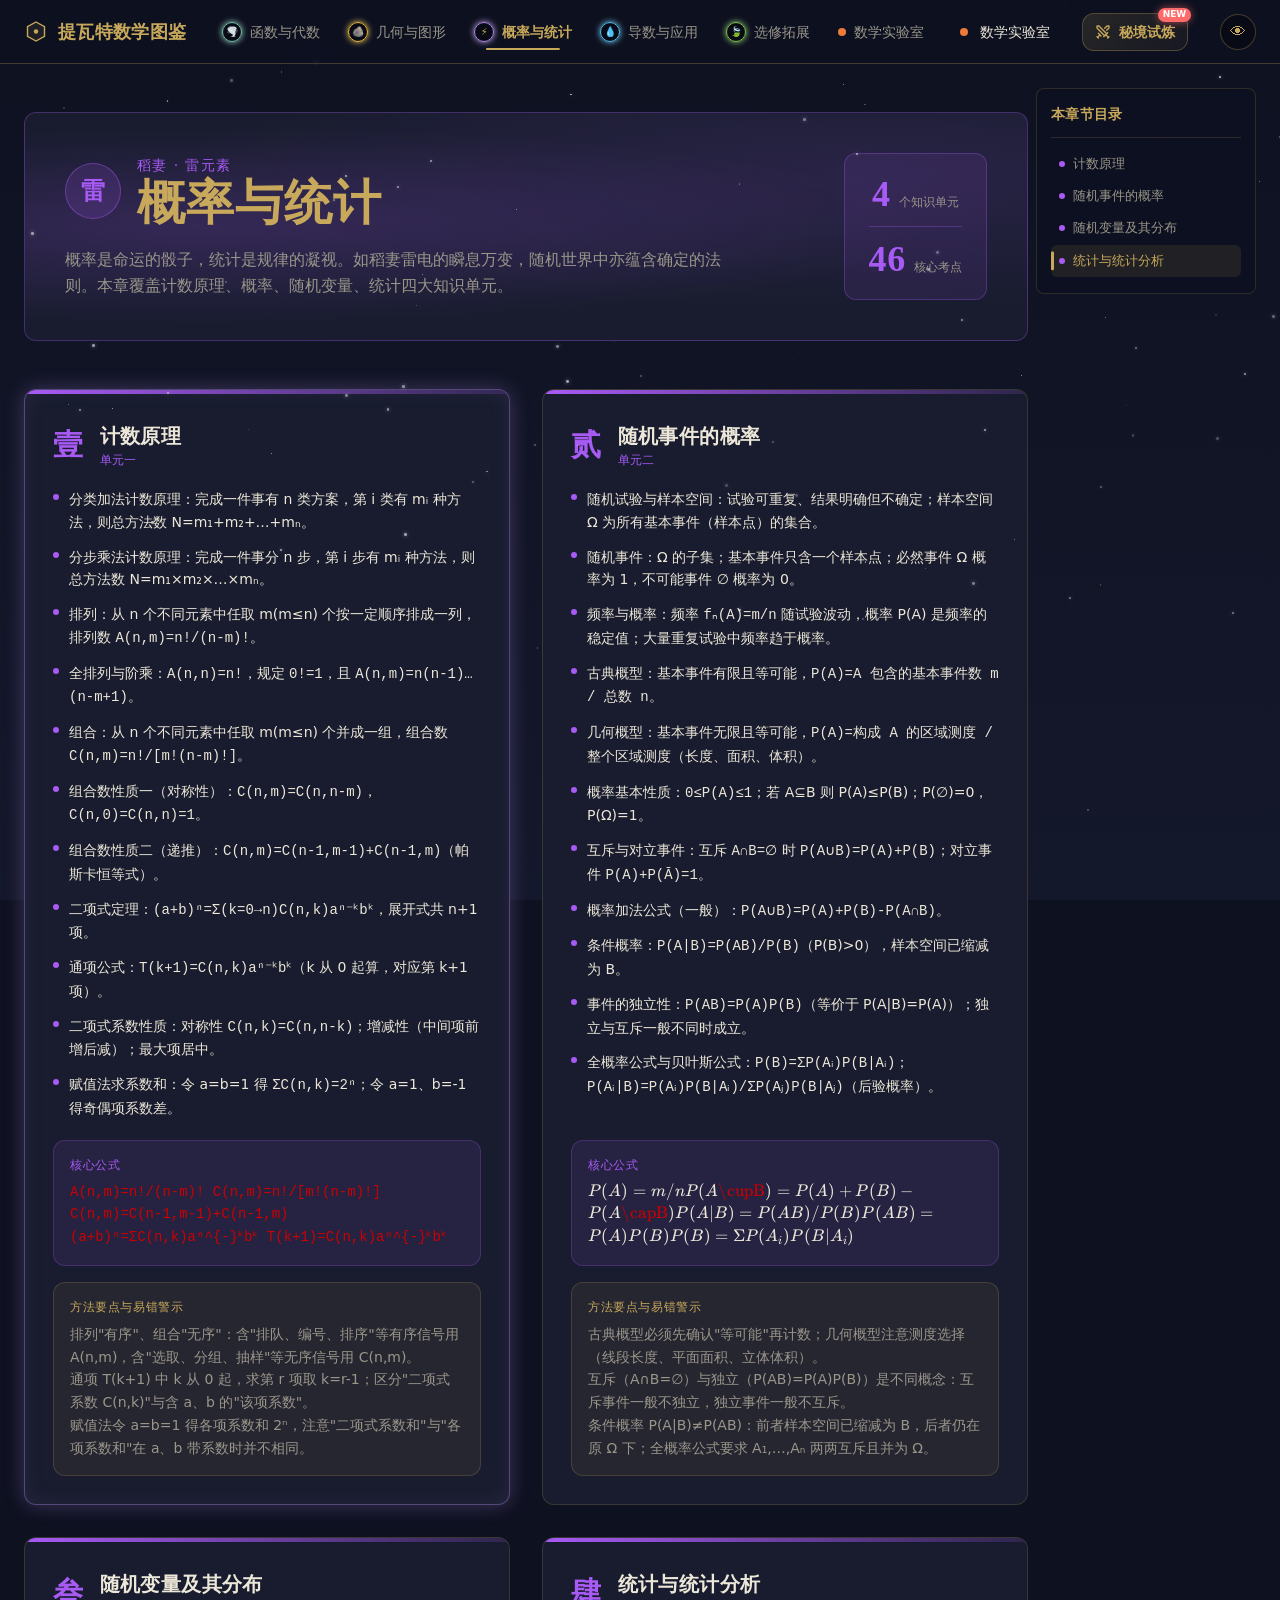
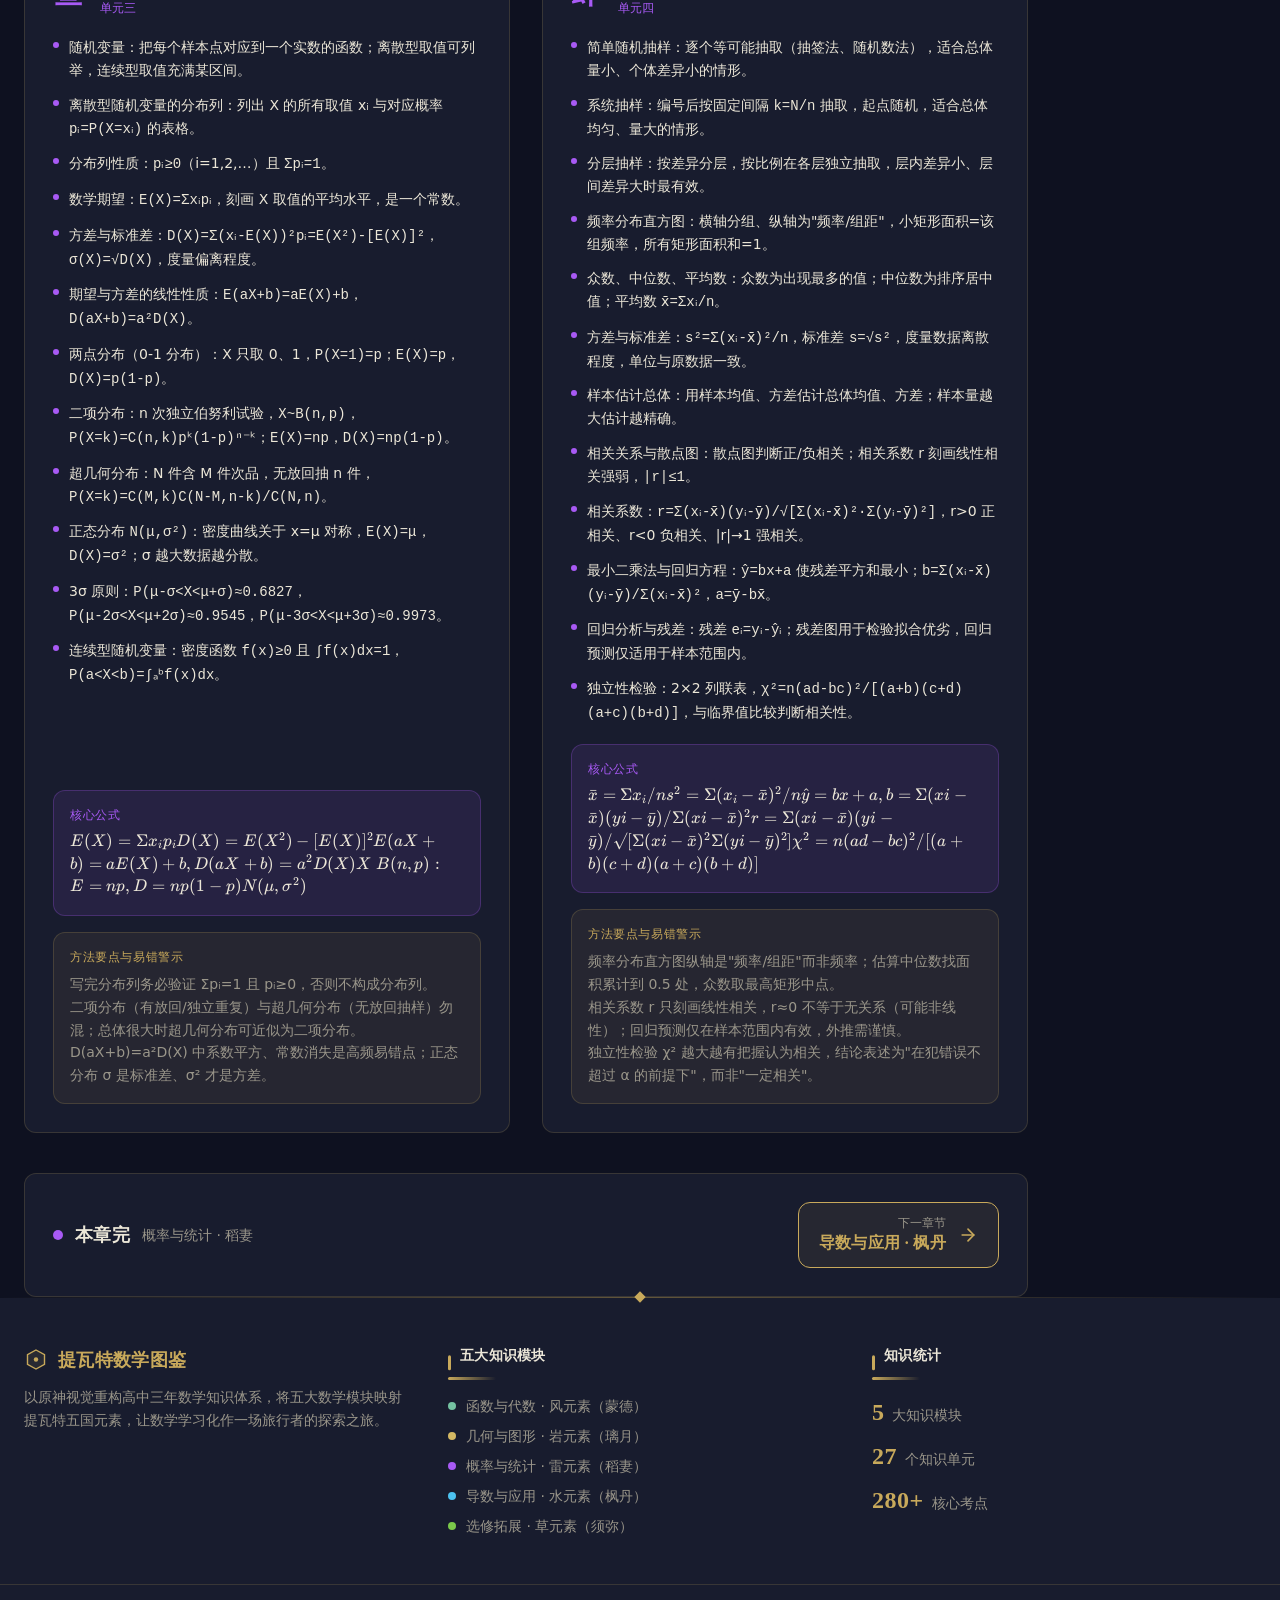
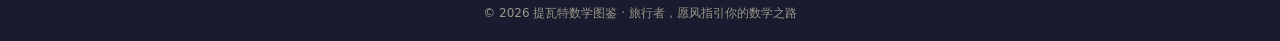
<file: probability.html>
<!DOCTYPE html>
<html lang="zh" class="dark">
<head>
    <meta charset="UTF-8">
    <meta name="viewport" content="width=device-width, initial-scale=1.0, viewport-fit=cover">
    <meta name="apple-mobile-web-app-capable" content="yes">
    <meta name="apple-mobile-web-app-status-bar-style" content="black-translucent">
    <meta name="theme-color" content="#0D0B1A">
    <meta http-equiv="Cache-Control" content="no-cache, no-store, must-revalidate"><meta http-equiv="Pragma" content="no-cache"><meta http-equiv="Expires" content="0">
    <title>提瓦特数学图鉴</title>
    <meta name="description" content="概率与统计知识页：排列组合、概率、随机变量与统计的高中知识点总结。">
    <meta property="og:title" content="概率与统计 · 提瓦特数学图鉴">
    <meta property="og:description" content="排列组合、概率、随机变量与统计的高中知识点总结。">
    <meta property="og:type" content="website">
    <meta property="og:url" content="https://ll-lk.github.io/yuanshen/probability.html">
    <meta property="og:image" content="https://ll-lk.github.io/yuanshen/assets/favicon.svg">
    <link rel="canonical" href="https://ll-lk.github.io/yuanshen/probability.html">
    <meta name="twitter:card" content="summary">
    <meta name="twitter:title" content="概率与统计 · 提瓦特数学图鉴">
    <meta name="twitter:description" content="排列组合、概率、随机变量与统计的高中知识点总结。">
    <link rel="preload" href="assets/favicon.svg" as="image" type="image/svg+xml">
    <link rel="preconnect" href="https://genshin.jmp.blue">
    <link rel="dns-prefetch" href="https://genshin.jmp.blue">
    <script type="application/ld+json">
    {
      "@context": "https://schema.org",
      "@type": "WebPage",
      "name": "概率与统计 · 提瓦特数学图鉴",
      "description": "排列组合、概率、随机变量与统计的高中知识点总结。",
      "url": "https://ll-lk.github.io/yuanshen/probability.html",
      "isPartOf": {
        "@type": "WebSite",
        "name": "提瓦特数学图鉴",
        "url": "https://ll-lk.github.io/yuanshen/"
      }
    }
    </script>
    <link rel="icon" href="assets/favicon.svg" type="image/svg+xml">
    <link rel="manifest" href="manifest.json">
    <link rel="apple-touch-icon" href="assets/favicon.svg">
    <style id="theme-vars">
/* ============================================================
   提瓦特数学图鉴 · 原神视觉风格配色与字体系统
   Brand prefix: genshin
   主色：原神金（命之座/品质金）· 背景：提瓦特夜空深蓝紫
   ============================================================ */

/* ---------- Light Mode（浅色·白日提瓦特） ---------- */
:root {
  --genshin-primary: #B8932E;
  --genshin-primary-foreground: #FBF7EC;

  --genshin-primary-50: #FBF6E7;
  --genshin-primary-100: #F3E8C2;
  --genshin-primary-200: #E7D08A;
  --genshin-primary-300: #D9B85A;
  --genshin-primary-400: #C8A14A;
  --genshin-primary-500: #B8932E;
  --genshin-primary-600: #9A7826;
  --genshin-primary-700: #7C5F20;
  --genshin-primary-800: #5E471A;
  --genshin-primary-900: #423014;
  --genshin-primary-950: #2A1E0C;

  /* 中性色 —— 暖羊皮纸 / 石板 */
  --genshin-background: #F6F1E4;
  --genshin-foreground: #2A2418;
  --genshin-card: #FBF7EC;
  --genshin-card-foreground: #2A2418;
  --genshin-popover: #FBF7EC;
  --genshin-popover-foreground: #2A2418;
  --genshin-muted: #E7DFC9;
  --genshin-muted-foreground: #6B6048;
  --genshin-border: #D8CDA8;
  --genshin-input: #D8CDA8;
  --genshin-ring: #B8932E;

  /* 状态色 */
  --genshin-state-success: #4F9E78;
  --genshin-state-warning: #C8941E;
  --genshin-state-error: #C25442;
  --genshin-state-info: #4A93C2;

  /* 圆角 —— 原神 UI 偏方正克制 */
  --genshin-radius-small: 4px;
  --genshin-radius-medium: 8px;
  --genshin-radius-large: 12px;
  --genshin-radius-full: 9999px;
}

/* ---------- Dark Mode（深色·提瓦特夜空） 默认 ---------- */
.dark {
  --genshin-primary: #C8A95B;
  --genshin-primary-foreground: #1A1408;

  --genshin-primary-50: #2A1E0C;
  --genshin-primary-100: #423014;
  --genshin-primary-200: #5E471A;
  --genshin-primary-300: #7C5F20;
  --genshin-primary-400: #9A7826;
  --genshin-primary-500: #B8932E;
  --genshin-primary-600: #C8A95B;
  --genshin-primary-700: #D9B85A;
  --genshin-primary-800: #E7D08A;
  --genshin-primary-900: #F3E8C2;
  --genshin-primary-950: #FBF6E7;

  /* 中性色 —— 提瓦特夜空深蓝紫 */
  --genshin-background: #0E1120;
  --genshin-foreground: #ECE7D8;
  --genshin-card: #181C2E;
  --genshin-card-foreground: #ECE7D8;
  --genshin-popover: #1F2438;
  --genshin-popover-foreground: #ECE7D8;
  --genshin-muted: #262B42;
  --genshin-muted-foreground: #9A968A;
  --genshin-border: rgba(200, 169, 91, 0.18);
  --genshin-input: rgba(200, 169, 91, 0.28);
  --genshin-ring: #C8A95B;

  /* 状态色 */
  --genshin-state-success: #74C2A1;
  --genshin-state-warning: #E6B445;
  --genshin-state-error: #D97766;
  --genshin-state-info: #6FB7E0;
}

/* ---------- Tailwind @theme inline 映射 ---------- */
@theme inline {
  --color-background: var(--genshin-background);
  --color-foreground: var(--genshin-foreground);
  --color-card: var(--genshin-card);
  --color-card-foreground: var(--genshin-card-foreground);
  --color-popover: var(--genshin-popover);
  --color-popover-foreground: var(--genshin-popover-foreground);
  --color-primary: var(--genshin-primary);
  --color-primary-foreground: var(--genshin-primary-foreground);
  --color-muted: var(--genshin-muted);
  --color-muted-foreground: var(--genshin-muted-foreground);
  --color-border: var(--genshin-border);
  --color-input: var(--genshin-input);
  --color-ring: var(--genshin-ring);

  --color-state-success: var(--genshin-state-success);
  --color-state-warning: var(--genshin-state-warning);
  --color-state-error: var(--genshin-state-error);
  --color-state-info: var(--genshin-state-info);

  --radius-sm: var(--genshin-radius-small);
  --radius-md: var(--genshin-radius-medium);
  --radius-lg: var(--genshin-radius-large);
  --radius-full: var(--genshin-radius-full);
}

/* ---------- 字体系统 ---------- */
/* 标题：衬线体（奇幻史诗感） · 正文：无衬线（现代易读） */
.font-display {
  font-family: "Noto Serif SC", "Songti SC", "STSong", serif;
  font-weight: 600;
  letter-spacing: 0.02em;
}
.font-body {
  font-family: "Noto Sans SC", "PingFang SC", "Microsoft YaHei", system-ui, sans-serif;
}

    @keyframes pulse{0%,100%{transform:scale(1);opacity:1}50%{transform:scale(1.15);opacity:0.85}}
</style>
    <script src="assets/vendor/tailwind-browser-4.3.1.js"></script>
    <script src="assets/vendor/lucide-1.8.0.min.js"></script>
    <link rel="stylesheet" href="assets/vendor/katex/katex.min.css">
    <script src="assets/vendor/katex/katex.min.js"></script>
    <style type="text/tailwindcss">
  @theme inline {
    --color-background: var(--genshin-background);
    --color-foreground: var(--genshin-foreground);
    --color-card: var(--genshin-card);
    --color-card-foreground: var(--genshin-card-foreground);
    --color-popover: var(--genshin-popover);
    --color-popover-foreground: var(--genshin-popover-foreground);
    --color-primary: var(--genshin-primary);
    --color-primary-foreground: var(--genshin-primary-foreground);
    --color-muted: var(--genshin-muted);
    --color-muted-foreground: var(--genshin-muted-foreground);
    --color-border: var(--genshin-border);
    --color-input: var(--genshin-input);
    --color-ring: var(--genshin-ring);
    --radius-sm: var(--genshin-radius-small);
    --radius-md: var(--genshin-radius-medium);
    --radius-lg: var(--genshin-radius-large);
  }
  @layer base {
    body { background: var(--genshin-background); color: var(--genshin-foreground); }
    td, th { @apply break-words; word-break: break-all; word-break: auto-phrase; }
    th { @apply whitespace-nowrap; }
  }
    </style>
    <style id="semantic-token-fallback">
      .bg-background { background-color: var(--genshin-background); }
      .text-background { color: var(--genshin-background); }
      .border-background { border-color: var(--genshin-background); }
      .ring-background { --tw-ring-color: var(--genshin-background); }
      .bg-foreground { background-color: var(--genshin-foreground); }
      .text-foreground { color: var(--genshin-foreground); }
      .border-foreground { border-color: var(--genshin-foreground); }
      .ring-foreground { --tw-ring-color: var(--genshin-foreground); }
      .bg-card { background-color: var(--genshin-card); }
      .text-card { color: var(--genshin-card); }
      .border-card { border-color: var(--genshin-card); }
      .ring-card { --tw-ring-color: var(--genshin-card); }
      .bg-card-foreground { background-color: var(--genshin-card-foreground); }
      .text-card-foreground { color: var(--genshin-card-foreground); }
      .border-card-foreground { border-color: var(--genshin-card-foreground); }
      .ring-card-foreground { --tw-ring-color: var(--genshin-card-foreground); }
      .bg-popover { background-color: var(--genshin-popover); }
      .text-popover { color: var(--genshin-popover); }
      .border-popover { border-color: var(--genshin-popover); }
      .ring-popover { --tw-ring-color: var(--genshin-popover); }
      .bg-popover-foreground { background-color: var(--genshin-popover-foreground); }
      .text-popover-foreground { color: var(--genshin-popover-foreground); }
      .border-popover-foreground { border-color: var(--genshin-popover-foreground); }
      .ring-popover-foreground { --tw-ring-color: var(--genshin-popover-foreground); }
      .bg-primary { background-color: var(--genshin-primary); }
      .text-primary { color: var(--genshin-primary); }
      .border-primary { border-color: var(--genshin-primary); }
      .ring-primary { --tw-ring-color: var(--genshin-primary); }
      .bg-primary-foreground { background-color: var(--genshin-primary-foreground); }
      .text-primary-foreground { color: var(--genshin-primary-foreground); }
      .border-primary-foreground { border-color: var(--genshin-primary-foreground); }
      .ring-primary-foreground { --tw-ring-color: var(--genshin-primary-foreground); }
      .bg-muted { background-color: var(--genshin-muted); }
      .text-muted { color: var(--genshin-muted); }
      .border-muted { border-color: var(--genshin-muted); }
      .ring-muted { --tw-ring-color: var(--genshin-muted); }
      .bg-muted-foreground { background-color: var(--genshin-muted-foreground); }
      .text-muted-foreground { color: var(--genshin-muted-foreground); }
      .border-muted-foreground { border-color: var(--genshin-muted-foreground); }
      .ring-muted-foreground { --tw-ring-color: var(--genshin-muted-foreground); }
      .bg-border { background-color: var(--genshin-border); }
      .text-border { color: var(--genshin-border); }
      .border-border { border-color: var(--genshin-border); }
      .ring-border { --tw-ring-color: var(--genshin-border); }
      .bg-input { background-color: var(--genshin-input); }
      .text-input { color: var(--genshin-input); }
      .border-input { border-color: var(--genshin-input); }
      .ring-input { --tw-ring-color: var(--genshin-input); }
      .bg-ring { background-color: var(--genshin-ring); }
      .text-ring { color: var(--genshin-ring); }
      .border-ring { border-color: var(--genshin-ring); }
      .ring-ring { --tw-ring-color: var(--genshin-ring); }
    </style>
    <style>
      .no-scrollbar::-webkit-scrollbar { display: none; }
      .no-scrollbar { -ms-overflow-style: none; scrollbar-width: none; }
      [data-icon] {
        display: inline-flex;
        align-items: center;
        justify-content: center;
        -webkit-mask-size: contain;
        mask-size: contain;
        -webkit-mask-repeat: no-repeat;
        mask-repeat: no-repeat;
        -webkit-mask-position: center;
        mask-position: center;
        background-color: currentColor;
      }
      .skip-link {
        position: absolute;
        width: 1px;
        height: 1px;
        padding: 0;
        margin: -1px;
        overflow: hidden;
        clip: rect(0, 0, 0, 0);
        white-space: nowrap;
        border: 0;
      }
      .skip-link:focus {
        position: fixed;
        top: 16px;
        left: 16px;
        width: auto;
        height: auto;
        padding: 12px 20px;
        margin: 0;
        clip: auto;
        white-space: normal;
        background: var(--genshin-primary);
        color: var(--genshin-primary-foreground);
        text-decoration: none;
        border-radius: 8px;
        z-index: 9999;
        box-shadow: 0 4px 20px rgba(0,0,0,0.4);
        font-weight: 600;
      }
    </style>
    <link rel="stylesheet" href="assets/genshin-enhancements.css">
    <noscript><style>.reveal,.hero-reveal{opacity:1!important;transform:none!important;animation:none!important}</style></noscript>
    <style id="enhanced-design">
/* === 提瓦特数学图鉴 · 排版与动画增强系统 === */
/* 性能安全：仅使用 transform + opacity（合成器友好），IntersectionObserver 替代 scroll 监听 */

/* 排版优化 */
body { line-height: 1.75; }
.section-title { position: relative; padding-bottom: 14px; }
.section-title::after {
  content: ''; position: absolute; bottom: 0; left: 0;
  width: 48px; height: 3px; border-radius: 2px;
  background: linear-gradient(90deg, var(--genshin-primary), transparent);
}

/* 滚动入场动画 (GPU 友好) */
.reveal {
  opacity: 0; transform: translateY(28px);
  transition: opacity .6s cubic-bezier(.22,1,.36,1), transform .6s cubic-bezier(.22,1,.36,1);
  transition-delay: var(--reveal-delay, 0ms);
}
.reveal.reveal-visible { opacity: 1; transform: translateY(0); }

/* 卡片悬浮提升 */
.genshin-card {
  transition: transform .3s cubic-bezier(.22,1,.36,1), border-color .3s, box-shadow .3s;
}
.genshin-card:hover {
  transform: translateY(-4px);
  border-color: rgba(200,169,91,.4);
  box-shadow: 0 8px 32px rgba(0,0,0,.3);
}

/* 导航栏动画下划线 */
.nav-link { position: relative; }
.nav-link::after {
  content: ''; position: absolute; bottom: 4px; left: 0;
  width: 0; height: 2px; border-radius: 1px;
  background: var(--genshin-primary);
  transition: width .3s cubic-bezier(.22,1,.36,1);
}
.nav-link:hover::after, .nav-link[data-active="true"]::after { width: 100%; }

/* 公式框 / 提示框左侧装饰边 */
.formula-box { border-left: 3px solid currentColor; }
.tip-box { border-left: 3px solid var(--genshin-primary); }

/* 下一章节 CTA 悬浮 */
.next-cta {
  transition: transform .3s cubic-bezier(.22,1,.36,1), border-color .3s;
}
.next-cta:hover { transform: translateY(-2px); border-color: rgba(200,169,91,.45); }

/* Hero 入场动画 */
.hero-reveal {
  opacity: 0; transform: translateY(20px);
  animation: heroFadeUp .8s cubic-bezier(.22,1,.36,1) forwards;
  animation-delay: var(--hero-delay, 0ms);
}
@keyframes heroFadeUp { to { opacity: 1; transform: translateY(0); } }

/* === 侧边章节目录 TOC（v3 新增） === */
/* 锚点目标上边距，避免被固定导航栏遮挡 */
article[id^="kp-"] { scroll-margin-top: 90px; }

/* 桌面端固定侧边目录 */
.toc-desktop {
  position: fixed;
  right: 24px;
  top: 88px;
  width: 220px;
  max-height: calc(100vh - 120px);
  overflow-y: auto;
  background: rgba(14, 17, 32, 0.85);
  -webkit-backdrop-filter: blur(12px);
  backdrop-filter: blur(12px);
  border: 1px solid rgba(200, 169, 91, 0.18);
  border-radius: 8px;
  padding: 16px 14px;
  z-index: 40;
}
.toc-desktop::-webkit-scrollbar { width: 4px; }
.toc-desktop::-webkit-scrollbar-thumb { background: rgba(200, 169, 91, 0.25); border-radius: 2px; }

/* TOC 条目（桌面端与移动端面板共用） */
.toc-item {
  display: flex;
  align-items: center;
  gap: 8px;
  padding: 7px 8px;
  border-radius: 6px;
  font-size: 13px;
  color: var(--genshin-muted-foreground);
  cursor: pointer;
  transition: color .2s ease, background .2s ease;
  text-decoration: none;
  line-height: 1.4;
  position: relative;
}
.toc-item .toc-text {
  flex: 1;
  min-width: 0;
  overflow: hidden;
  text-overflow: ellipsis;
  white-space: nowrap;
}
.toc-item:hover {
  background: rgba(200, 169, 91, 0.08);
  color: var(--genshin-foreground);
}
.toc-item.toc-active {
  color: var(--genshin-primary);
  background: rgba(200, 169, 91, 0.10);
}
.toc-item.toc-active::before {
  content: '';
  position: absolute;
  left: 0;
  top: 50%;
  transform: translateY(-50%);
  width: 3px;
  height: 60%;
  background: var(--genshin-primary);
  border-radius: 2px;
}

/* 移动端浮动目录下拉面板 */
.toc-mobile-panel {
  position: absolute;
  right: 0;
  bottom: 56px;
  width: 220px;
  max-height: calc(100vh - 120px);
  overflow-y: auto;
  background: rgba(14, 17, 32, 0.92);
  -webkit-backdrop-filter: blur(12px);
  backdrop-filter: blur(12px);
  border: 1px solid rgba(200, 169, 91, 0.18);
  border-radius: 8px;
  padding: 16px 14px;
  box-shadow: 0 8px 32px rgba(0, 0, 0, 0.4);
}

/* 移动端：将“回到顶部”按钮移至左下，避免与目录浮动按钮重叠 */
@media (max-width: 767px) {
  #back-to-top { right: auto; left: 24px; }
}

/* reduced-motion 完全禁用动画 */
@media (prefers-reduced-motion: reduce) {
  .reveal { opacity: 1; transform: none; transition: none; }
  .hero-reveal { opacity: 1; transform: none; animation: none; }
  .genshin-card, .next-cta { transition: none; }
  .genshin-card:hover, .next-cta:hover { transform: none; }
  .toc-item { transition: none; }
  html { scroll-behavior: auto; }
  * { animation-duration: .01ms !important; transition-duration: .01ms !important; }
}
    </style>
</head>
<body class="min-h-screen font-sans antialiased">
    <a href="#main" class="skip-link">跳到主要内容</a>
    <!-- ===== 顶部固定导航栏 ===== -->
    <nav class="fixed top-0 inset-x-0 z-50" style="background: rgba(14,17,32,0.85); backdrop-filter: blur(12px); -webkit-backdrop-filter: blur(12px); border-bottom: 1px solid rgba(200,169,91,0.28);">
      <div class="max-w-7xl mx-auto px-6 h-16 flex items-center justify-between font-body">
        <a href="index.html" data-nav-key="home" class="brand-link flex items-center gap-2.5 cursor-pointer shrink-0">
          <svg width="24" height="24" viewBox="0 0 24 24" fill="none" class="shrink-0" aria-hidden="true">
            <path d="M12 2 L20.5 6.75 L20.5 16.25 L12 21 L3.5 16.25 L3.5 6.75 Z" stroke="#C8A95B" stroke-width="1.4" fill="rgba(200,169,91,0.10)"></path>
            <circle cx="12" cy="11.5" r="2.2" fill="#C8A95B"></circle>
          </svg>
          <span class="font-display text-lg whitespace-nowrap" style="color: var(--genshin-primary);">提瓦特数学图鉴</span>
        </a>
        <div class="hidden lg:flex items-center gap-5">
          <a href="functions.html" data-nav-key="functions" class="nav-link flex items-center gap-2 px-1 py-2 text-sm whitespace-nowrap">
            <span class="w-2 h-2 rounded-full shrink-0" style="background:#74C2A1;"></span>
            <span>函数与代数</span>
          </a>
          <a href="geometry.html" data-nav-key="geometry" class="nav-link flex items-center gap-2 px-1 py-2 text-sm whitespace-nowrap">
            <span class="w-2 h-2 rounded-full shrink-0" style="background:#D4B863;"></span>
            <span>几何与图形</span>
          </a>
          <a href="probability.html" data-nav-key="probability" data-active="true" class="nav-link flex items-center gap-2 px-1 py-2 text-sm whitespace-nowrap">
            <span class="w-2 h-2 rounded-full shrink-0" style="background:#A85AF5;"></span>
            <span>概率与统计</span>
          </a>
          <a href="calculus.html" data-nav-key="calculus" class="nav-link flex items-center gap-2 px-1 py-2 text-sm whitespace-nowrap">
            <span class="w-2 h-2 rounded-full shrink-0" style="background:#4CC2F0;"></span>
            <span>导数与应用</span>
          </a>
          <a href="elective.html" data-nav-key="elective" class="nav-link flex items-center gap-2 px-1 py-2 text-sm whitespace-nowrap">
            <span class="w-2 h-2 rounded-full shrink-0" style="background:#7BC94A;"></span>
            <span>选修拓展</span>
          </a>
          <a href="lab.html" data-nav-key="lab" class="nav-link flex items-center gap-2 px-1 py-2 text-sm whitespace-nowrap">
            <span class="w-2 h-2 rounded-full shrink-0" style="background:#EF7938;"></span>
            <span>数学实验室</span>
          </a>
          <a href="lab.html" data-nav-key="lab" class="mobile-nav-link flex items-center gap-3 px-3 py-3 rounded-lg text-sm transition-colors hover:bg-[#C8A95B]/10" style="color: var(--genshin-foreground);"><span class="w-2 h-2 rounded-full shrink-0" style="background:#EF7938;"></span>数学实验室</a>
          <a href="challenge.html" data-nav-key="challenge" class="nav-link flex items-center gap-2 px-3 py-2 text-sm whitespace-nowrap rounded-lg" style="position:relative;background: linear-gradient(135deg, rgba(200,169,91,0.15), rgba(200,169,91,0.05)); border: 1px solid rgba(200,169,91,0.3); color: #C8A95B; font-weight: 600;"><i data-lucide="swords" class="w-4 h-4"></i><span>秘境试炼</span><span class="NEW-badge" style="position:absolute;top:-6px;right:-4px;background:#FF6B6B;color:#fff;font-size:9px;padding:1px 5px;border-radius:8px;font-weight:700;line-height:1.3;box-shadow:0 0 8px rgba(255,107,107,0.6);animation:pulse 2s infinite;">NEW</span>
          </a>
</div>
        <button id="mobile-menu-toggle" type="button" aria-label="打开菜单" aria-expanded="false" class="lg:hidden inline-flex items-center justify-center w-11 h-11 rounded-lg transition-colors hover:bg-[#C8A95B]/10" style="color: var(--genshin-primary); border: 1px solid var(--genshin-border);">
          <svg class="menu-icon-open" width="20" height="20" viewBox="0 0 24 24" fill="none" stroke="currentColor" stroke-width="2" stroke-linecap="round"><line x1="3" y1="6" x2="21" y2="6"/><line x1="3" y1="12" x2="21" y2="12"/><line x1="3" y1="18" x2="21" y2="18"/></svg>
          <svg class="menu-icon-close hidden" width="20" height="20" viewBox="0 0 24 24" fill="none" stroke="currentColor" stroke-width="2" stroke-linecap="round"><line x1="6" y1="6" x2="18" y2="18"/><line x1="18" y1="6" x2="6" y2="18"/></svg>
        </button>
      </div>
      <div id="mobile-menu" class="lg:hidden hidden border-t" style="background: rgba(14,17,32,0.97); backdrop-filter: blur(12px); -webkit-backdrop-filter: blur(12px); border-color: var(--genshin-border);">
        <div class="max-w-7xl mx-auto px-6 py-3 flex flex-col gap-1 font-body">
          <a href="functions.html" data-nav-key="functions" class="mobile-nav-link flex items-center gap-3 px-3 py-3 rounded-lg text-sm transition-colors hover:bg-[#C8A95B]/10" style="color: var(--genshin-foreground);"><span class="w-2 h-2 rounded-full shrink-0" style="background:#74C2A1;"></span>函数与代数</a>
          <a href="geometry.html" data-nav-key="geometry" class="mobile-nav-link flex items-center gap-3 px-3 py-3 rounded-lg text-sm transition-colors hover:bg-[#C8A95B]/10" style="color: var(--genshin-foreground);"><span class="w-2 h-2 rounded-full shrink-0" style="background:#D4B863;"></span>几何与图形</a>
          <a href="probability.html" data-nav-key="probability" class="mobile-nav-link flex items-center gap-3 px-3 py-3 rounded-lg text-sm transition-colors hover:bg-[#C8A95B]/10" style="color: var(--genshin-foreground);"><span class="w-2 h-2 rounded-full shrink-0" style="background:#A85AF5;"></span>概率与统计</a>
          <a href="calculus.html" data-nav-key="calculus" class="mobile-nav-link flex items-center gap-3 px-3 py-3 rounded-lg text-sm transition-colors hover:bg-[#C8A95B]/10" style="color: var(--genshin-foreground);"><span class="w-2 h-2 rounded-full shrink-0" style="background:#4CC2F0;"></span>导数与应用</a>
          <a href="elective.html" data-nav-key="elective" class="mobile-nav-link flex items-center gap-3 px-3 py-3 rounded-lg text-sm transition-colors hover:bg-[#C8A95B]/10" style="color: var(--genshin-foreground);"><span class="w-2 h-2 rounded-full shrink-0" style="background:#7BC94A;"></span>选修拓展</a>
          <a href="challenge.html" data-nav-key="challenge" class="mobile-nav-link flex items-center gap-3 px-3 py-3 rounded-lg text-sm transition-colors" style="color: #C8A95B; background: linear-gradient(135deg, rgba(200,169,91,0.15), rgba(200,169,91,0.05)); border: 1px solid rgba(200,169,91,0.3);"><i data-lucide="swords" class="w-4 h-4"></i>秘境试炼<span style="margin-left:4px;background:#FF6B6B;color:#fff;font-size:9px;padding:1px 5px;border-radius:8px;font-weight:700;">NEW</span></a>
        </div>
      </div>
    </nav>

    <!-- ===== 侧边章节目录 TOC（桌面端，v3 新增） ===== -->
    <aside class="toc-desktop hidden lg:block" aria-label="本章节目录">
      <div class="font-display text-sm mb-3" style="color: var(--genshin-primary);">本章节目录</div>
      <div style="height:1px; background: rgba(200,169,91,0.18); margin-bottom: 10px;"></div>
      <nav>
        <a href="#kp-counting" class="toc-item"><span style="width:6px;height:6px;border-radius:50%;background:#A85AF5;flex-shrink:0;"></span><span class="toc-text">计数原理</span></a>
        <a href="#kp-probability" class="toc-item"><span style="width:6px;height:6px;border-radius:50%;background:#A85AF5;flex-shrink:0;"></span><span class="toc-text">随机事件的概率</span></a>
        <a href="#kp-random-variable" class="toc-item"><span style="width:6px;height:6px;border-radius:50%;background:#A85AF5;flex-shrink:0;"></span><span class="toc-text">随机变量及其分布</span></a>
        <a href="#kp-statistics" class="toc-item"><span style="width:6px;height:6px;border-radius:50%;background:#A85AF5;flex-shrink:0;"></span><span class="toc-text">统计与统计分析</span></a>
      </nav>
    </aside>

    <!-- ===== 移动端浮动目录按钮（v3 新增） ===== -->
    <div class="lg:hidden" style="position: fixed; right: 20px; bottom: 24px; z-index: 50;">
      <button id="toc-mobile-btn" type="button" aria-label="打开章节目录" aria-expanded="false" style="width:48px;height:48px;border-radius:50%;background:var(--genshin-primary);color:var(--genshin-primary-foreground);display:inline-flex;align-items:center;justify-content:center;box-shadow:0 4px 20px rgba(0,0,0,0.4);cursor:pointer;border:none;">
        <svg width="22" height="22" viewBox="0 0 24 24" fill="none" stroke="currentColor" stroke-width="2" stroke-linecap="round" stroke-linejoin="round" aria-hidden="true"><line x1="8" y1="6" x2="21" y2="6"/><line x1="8" y1="12" x2="21" y2="12"/><line x1="8" y1="18" x2="21" y2="18"/><line x1="3" y1="6" x2="3.01" y2="6"/><line x1="3" y1="12" x2="3.01" y2="12"/><line x1="3" y1="18" x2="3.01" y2="18"/></svg>
      </button>
      <div id="toc-mobile-panel" class="toc-mobile-panel" style="display:none;">
        <div class="font-display text-sm mb-3" style="color: var(--genshin-primary);">本章节目录</div>
        <div style="height:1px; background: rgba(200,169,91,0.18); margin-bottom: 10px;"></div>
        <nav>
          <a href="#kp-counting" class="toc-item"><span style="width:6px;height:6px;border-radius:50%;background:#A85AF5;flex-shrink:0;"></span><span class="toc-text">计数原理</span></a>
          <a href="#kp-probability" class="toc-item"><span style="width:6px;height:6px;border-radius:50%;background:#A85AF5;flex-shrink:0;"></span><span class="toc-text">随机事件的概率</span></a>
          <a href="#kp-random-variable" class="toc-item"><span style="width:6px;height:6px;border-radius:50%;background:#A85AF5;flex-shrink:0;"></span><span class="toc-text">随机变量及其分布</span></a>
          <a href="#kp-statistics" class="toc-item"><span style="width:6px;height:6px;border-radius:50%;background:#A85AF5;flex-shrink:0;"></span><span class="toc-text">统计与统计分析</span></a>
        </nav>
      </div>
    </div>

    <!-- ===== 主内容区（leaf 页面填充 SLOT） ===== -->
    <main class="font-body max-w-7xl mx-auto px-6 lg:pr-[252px] pt-28 pb-12" style="min-height: calc(100vh - 200px);">
    <!-- SLOT: pageTitle -->
    <section class="mb-12 relative overflow-hidden rounded-xl reveal" style="background: radial-gradient(ellipse at 18% 50%, rgba(168,90,245,0.20) 0%, transparent 62%), radial-gradient(ellipse at 82% 28%, rgba(168,90,245,0.12) 0%, transparent 58%), var(--genshin-card); border: 1px solid rgba(168,90,245,0.30);">
      <div class="p-7 sm:p-10 flex flex-col lg:flex-row gap-8 items-start lg:items-center justify-between">
        <div class="flex-1 min-w-0">
          <div class="flex items-center gap-4 mb-5">
            <span class="w-14 h-14 rounded-full flex items-center justify-center font-display text-2xl shrink-0" style="background: rgba(168,90,245,0.15); border: 1px solid rgba(168,90,245,0.40); color: #A85AF5;">雷</span>
            <div class="min-w-0">
              <span class="block text-sm tracking-widest whitespace-nowrap" style="color:#A85AF5;">稻妻 · 雷元素</span>
              <h1 class="font-display text-4xl sm:text-5xl mt-1" style="color: var(--genshin-primary); text-wrap: balance; word-break: keep-all; overflow-wrap: break-word;">概率与统计</h1>
            </div>
          </div>
          <p class="text-base leading-relaxed max-w-2xl" style="color: var(--genshin-muted-foreground);">概率是命运的骰子，统计是规律的凝视。如稻妻雷电的瞬息万变，随机世界中亦蕴含确定的法则。本章覆盖计数原理、概率、随机变量、统计四大知识单元。</p>
        </div>
        <div class="shrink-0 px-6 py-5 rounded-lg text-center" style="background: rgba(168,90,245,0.10); border: 1px solid rgba(168,90,245,0.30);">
          <div class="flex items-baseline justify-center gap-2">
            <span class="font-display text-4xl whitespace-nowrap" style="color:#A85AF5;">4</span>
            <span class="text-xs whitespace-nowrap" style="color: var(--genshin-muted-foreground);">个知识单元</span>
          </div>
          <div class="my-3 h-px" style="background: rgba(168,90,245,0.30);"></div>
          <div class="flex items-baseline justify-center gap-2">
            <span class="font-display text-4xl whitespace-nowrap" style="color:#A85AF5;">46</span>
            <span class="text-xs whitespace-nowrap" style="color: var(--genshin-muted-foreground);">核心考点</span>
          </div>
        </div>
      </div>
    </section>

    <!-- SLOT: pageContent -->
    <div class="grid gap-8 lg:grid-cols-2">
      <!-- 单元一·计数原理 -->
      <article id="kp-counting" class="genshin-card overflow-hidden flex flex-col reveal" style="--reveal-delay: 0ms;">
        <div class="h-1 shrink-0" style="background: linear-gradient(90deg, #A85AF5 0%, rgba(168,90,245,0.15) 100%);"></div>
        <div class="p-6 sm:p-7 flex-1 flex flex-col">
          <div class="flex items-center gap-4 mb-5">
            <span class="font-display text-3xl shrink-0" style="color:#A85AF5;">壹</span>
            <div class="min-w-0">
              <h2 class="font-display text-xl whitespace-nowrap">计数原理</h2>
              <p class="text-xs mt-0.5" style="color:#A85AF5;">单元一</p>
            </div>
          </div>
          <ul class="space-y-3 mb-5 flex-1">
            <li class="flex items-start gap-2.5 text-sm leading-relaxed">
              <span class="w-1.5 h-1.5 rounded-full shrink-0 mt-1.5" style="background:#A85AF5;"></span>
              <span>分类加法计数原理：完成一件事有 n 类方案，第 i 类有 mᵢ 种方法，则总方法数 N=m₁+m₂+…+mₙ。</span>
            </li>
            <li class="flex items-start gap-2.5 text-sm leading-relaxed">
              <span class="w-1.5 h-1.5 rounded-full shrink-0 mt-1.5" style="background:#A85AF5;"></span>
              <span>分步乘法计数原理：完成一件事分 n 步，第 i 步有 mᵢ 种方法，则总方法数 N=m₁×m₂×…×mₙ。</span>
            </li>
            <li class="flex items-start gap-2.5 text-sm leading-relaxed">
              <span class="w-1.5 h-1.5 rounded-full shrink-0 mt-1.5" style="background:#A85AF5;"></span>
              <span>排列：从 n 个不同元素中任取 m(m≤n) 个按一定顺序排成一列，排列数 <span class="font-mono">A(n,m)=n!/(n-m)!</span>。</span>
            </li>
            <li class="flex items-start gap-2.5 text-sm leading-relaxed">
              <span class="w-1.5 h-1.5 rounded-full shrink-0 mt-1.5" style="background:#A85AF5;"></span>
              <span>全排列与阶乘：<span class="font-mono">A(n,n)=n!</span>，规定 <span class="font-mono">0!=1</span>，且 <span class="font-mono">A(n,m)=n(n-1)…(n-m+1)</span>。</span>
            </li>
            <li class="flex items-start gap-2.5 text-sm leading-relaxed">
              <span class="w-1.5 h-1.5 rounded-full shrink-0 mt-1.5" style="background:#A85AF5;"></span>
              <span>组合：从 n 个不同元素中任取 m(m≤n) 个并成一组，组合数 <span class="font-mono">C(n,m)=n!/[m!(n-m)!]</span>。</span>
            </li>
            <li class="flex items-start gap-2.5 text-sm leading-relaxed">
              <span class="w-1.5 h-1.5 rounded-full shrink-0 mt-1.5" style="background:#A85AF5;"></span>
              <span>组合数性质一（对称性）：<span class="font-mono">C(n,m)=C(n,n-m)</span>，<span class="font-mono">C(n,0)=C(n,n)=1</span>。</span>
            </li>
            <li class="flex items-start gap-2.5 text-sm leading-relaxed">
              <span class="w-1.5 h-1.5 rounded-full shrink-0 mt-1.5" style="background:#A85AF5;"></span>
              <span>组合数性质二（递推）：<span class="font-mono">C(n,m)=C(n-1,m-1)+C(n-1,m)</span>（帕斯卡恒等式）。</span>
            </li>
            <li class="flex items-start gap-2.5 text-sm leading-relaxed">
              <span class="w-1.5 h-1.5 rounded-full shrink-0 mt-1.5" style="background:#A85AF5;"></span>
              <span>二项式定理：<span class="font-mono">(a+b)ⁿ=Σ(k=0→n)C(n,k)aⁿ⁻ᵏbᵏ</span>，展开式共 n+1 项。</span>
            </li>
            <li class="flex items-start gap-2.5 text-sm leading-relaxed">
              <span class="w-1.5 h-1.5 rounded-full shrink-0 mt-1.5" style="background:#A85AF5;"></span>
              <span>通项公式：<span class="font-mono">T(k+1)=C(n,k)aⁿ⁻ᵏbᵏ</span>（k 从 0 起算，对应第 k+1 项）。</span>
            </li>
            <li class="flex items-start gap-2.5 text-sm leading-relaxed">
              <span class="w-1.5 h-1.5 rounded-full shrink-0 mt-1.5" style="background:#A85AF5;"></span>
              <span>二项式系数性质：对称性 <span class="font-mono">C(n,k)=C(n,n-k)</span>；增减性（中间项前增后减）；最大项居中。</span>
            </li>
            <li class="flex items-start gap-2.5 text-sm leading-relaxed">
              <span class="w-1.5 h-1.5 rounded-full shrink-0 mt-1.5" style="background:#A85AF5;"></span>
              <span>赋值法求系数和：令 a=b=1 得 <span class="font-mono">ΣC(n,k)=2ⁿ</span>；令 a=1、b=-1 得奇偶项系数差。</span>
            </li>
          </ul>
          <div class="rounded-lg p-4 mb-4 formula-box" style="background: rgba(168,90,245,0.10); border: 1px solid rgba(168,90,245,0.25);">
            <p class="text-xs tracking-wider mb-2" style="color:#A85AF5;">核心公式</p>
            <code class="font-mono text-sm block leading-relaxed break-words" style="color: var(--genshin-foreground);">A(n,m)=n!/(n-m)!　C(n,m)=n!/[m!(n-m)!]　C(n,m)=C(n-1,m-1)+C(n-1,m)　(a+b)ⁿ=ΣC(n,k)aⁿ⁻ᵏbᵏ　T(k+1)=C(n,k)aⁿ⁻ᵏbᵏ</code>
          </div>
          <div class="rounded-lg p-4 tip-box" style="background: rgba(200,169,91,0.08); border: 1px solid rgba(200,169,91,0.20);">
            <p class="text-xs tracking-wider mb-2" style="color: var(--genshin-primary);">方法要点与易错警示</p>
            <p class="text-sm leading-relaxed" style="color: var(--genshin-muted-foreground);">排列"有序"、组合"无序"：含"排队、编号、排序"等有序信号用 A(n,m)，含"选取、分组、抽样"等无序信号用 C(n,m)。<br>通项 T(k+1) 中 k 从 0 起，求第 r 项取 k=r-1；区分"二项式系数 C(n,k)"与含 a、b 的"该项系数"。<br>赋值法令 a=b=1 得各项系数和 2ⁿ，注意"二项式系数和"与"各项系数和"在 a、b 带系数时并不相同。</p>
          </div>
        </div>
      </article>

      <!-- 单元二·随机事件的概率 -->
      <article id="kp-probability" class="genshin-card overflow-hidden flex flex-col reveal" style="--reveal-delay: 80ms;">
        <div class="h-1 shrink-0" style="background: linear-gradient(90deg, #A85AF5 0%, rgba(168,90,245,0.15) 100%);"></div>
        <div class="p-6 sm:p-7 flex-1 flex flex-col">
          <div class="flex items-center gap-4 mb-5">
            <span class="font-display text-3xl shrink-0" style="color:#A85AF5;">贰</span>
            <div class="min-w-0">
              <h2 class="font-display text-xl whitespace-nowrap">随机事件的概率</h2>
              <p class="text-xs mt-0.5" style="color:#A85AF5;">单元二</p>
            </div>
          </div>
          <ul class="space-y-3 mb-5 flex-1">
            <li class="flex items-start gap-2.5 text-sm leading-relaxed">
              <span class="w-1.5 h-1.5 rounded-full shrink-0 mt-1.5" style="background:#A85AF5;"></span>
              <span>随机试验与样本空间：试验可重复、结果明确但不确定；样本空间 Ω 为所有基本事件（样本点）的集合。</span>
            </li>
            <li class="flex items-start gap-2.5 text-sm leading-relaxed">
              <span class="w-1.5 h-1.5 rounded-full shrink-0 mt-1.5" style="background:#A85AF5;"></span>
              <span>随机事件：Ω 的子集；基本事件只含一个样本点；必然事件 Ω 概率为 1，不可能事件 ∅ 概率为 0。</span>
            </li>
            <li class="flex items-start gap-2.5 text-sm leading-relaxed">
              <span class="w-1.5 h-1.5 rounded-full shrink-0 mt-1.5" style="background:#A85AF5;"></span>
              <span>频率与概率：频率 <span class="font-mono">fₙ(A)=m/n</span> 随试验波动，概率 P(A) 是频率的稳定值；大量重复试验中频率趋于概率。</span>
            </li>
            <li class="flex items-start gap-2.5 text-sm leading-relaxed">
              <span class="w-1.5 h-1.5 rounded-full shrink-0 mt-1.5" style="background:#A85AF5;"></span>
              <span>古典概型：基本事件有限且等可能，<span class="font-mono">P(A)=A 包含的基本事件数 m / 总数 n</span>。</span>
            </li>
            <li class="flex items-start gap-2.5 text-sm leading-relaxed">
              <span class="w-1.5 h-1.5 rounded-full shrink-0 mt-1.5" style="background:#A85AF5;"></span>
              <span>几何概型：基本事件无限且等可能，<span class="font-mono">P(A)=构成 A 的区域测度 / 整个区域测度</span>（长度、面积、体积）。</span>
            </li>
            <li class="flex items-start gap-2.5 text-sm leading-relaxed">
              <span class="w-1.5 h-1.5 rounded-full shrink-0 mt-1.5" style="background:#A85AF5;"></span>
              <span>概率基本性质：<span class="font-mono">0≤P(A)≤1</span>；若 A⊆B 则 P(A)≤P(B)；P(∅)=0，P(Ω)=1。</span>
            </li>
            <li class="flex items-start gap-2.5 text-sm leading-relaxed">
              <span class="w-1.5 h-1.5 rounded-full shrink-0 mt-1.5" style="background:#A85AF5;"></span>
              <span>互斥与对立事件：互斥 <span class="font-mono">A∩B=∅</span> 时 <span class="font-mono">P(A∪B)=P(A)+P(B)</span>；对立事件 <span class="font-mono">P(A)+P(Ā)=1</span>。</span>
            </li>
            <li class="flex items-start gap-2.5 text-sm leading-relaxed">
              <span class="w-1.5 h-1.5 rounded-full shrink-0 mt-1.5" style="background:#A85AF5;"></span>
              <span>概率加法公式（一般）：<span class="font-mono">P(A∪B)=P(A)+P(B)-P(A∩B)</span>。</span>
            </li>
            <li class="flex items-start gap-2.5 text-sm leading-relaxed">
              <span class="w-1.5 h-1.5 rounded-full shrink-0 mt-1.5" style="background:#A85AF5;"></span>
              <span>条件概率：<span class="font-mono">P(A|B)=P(AB)/P(B)</span>（P(B)&gt;0），样本空间已缩减为 B。</span>
            </li>
            <li class="flex items-start gap-2.5 text-sm leading-relaxed">
              <span class="w-1.5 h-1.5 rounded-full shrink-0 mt-1.5" style="background:#A85AF5;"></span>
              <span>事件的独立性：<span class="font-mono">P(AB)=P(A)P(B)</span>（等价于 P(A|B)=P(A)）；独立与互斥一般不同时成立。</span>
            </li>
            <li class="flex items-start gap-2.5 text-sm leading-relaxed">
              <span class="w-1.5 h-1.5 rounded-full shrink-0 mt-1.5" style="background:#A85AF5;"></span>
              <span>全概率公式与贝叶斯公式：<span class="font-mono">P(B)=ΣP(Aᵢ)P(B|Aᵢ)</span>；<span class="font-mono">P(Aᵢ|B)=P(Aᵢ)P(B|Aᵢ)/ΣP(Aⱼ)P(B|Aⱼ)</span>（后验概率）。</span>
            </li>
          </ul>
          <div class="rounded-lg p-4 mb-4 formula-box" style="background: rgba(168,90,245,0.10); border: 1px solid rgba(168,90,245,0.25);">
            <p class="text-xs tracking-wider mb-2" style="color:#A85AF5;">核心公式</p>
            <code class="font-mono text-sm block leading-relaxed break-words" style="color: var(--genshin-foreground);">P(A)=m/n　P(A∪B)=P(A)+P(B)-P(A∩B)　P(A|B)=P(AB)/P(B)　P(AB)=P(A)P(B)　P(B)=ΣP(Aᵢ)P(B|Aᵢ)</code>
          </div>
          <div class="rounded-lg p-4 tip-box" style="background: rgba(200,169,91,0.08); border: 1px solid rgba(200,169,91,0.20);">
            <p class="text-xs tracking-wider mb-2" style="color: var(--genshin-primary);">方法要点与易错警示</p>
            <p class="text-sm leading-relaxed" style="color: var(--genshin-muted-foreground);">古典概型必须先确认"等可能"再计数；几何概型注意测度选择（线段长度、平面面积、立体体积）。<br>互斥（A∩B=∅）与独立（P(AB)=P(A)P(B)）是不同概念：互斥事件一般不独立，独立事件一般不互斥。<br>条件概率 P(A|B)≠P(AB)：前者样本空间已缩减为 B，后者仍在原 Ω 下；全概率公式要求 A₁,…,Aₙ 两两互斥且并为 Ω。</p>
          </div>
        </div>
      </article>

      <!-- 单元三·随机变量及其分布 -->
      <article id="kp-random-variable" class="genshin-card overflow-hidden flex flex-col reveal" style="--reveal-delay: 160ms;">
        <div class="h-1 shrink-0" style="background: linear-gradient(90deg, #A85AF5 0%, rgba(168,90,245,0.15) 100%);"></div>
        <div class="p-6 sm:p-7 flex-1 flex flex-col">
          <div class="flex items-center gap-4 mb-5">
            <span class="font-display text-3xl shrink-0" style="color:#A85AF5;">叁</span>
            <div class="min-w-0">
              <h2 class="font-display text-xl whitespace-nowrap">随机变量及其分布</h2>
              <p class="text-xs mt-0.5" style="color:#A85AF5;">单元三</p>
            </div>
          </div>
          <ul class="space-y-3 mb-5 flex-1">
            <li class="flex items-start gap-2.5 text-sm leading-relaxed">
              <span class="w-1.5 h-1.5 rounded-full shrink-0 mt-1.5" style="background:#A85AF5;"></span>
              <span>随机变量：把每个样本点对应到一个实数的函数；离散型取值可列举，连续型取值充满某区间。</span>
            </li>
            <li class="flex items-start gap-2.5 text-sm leading-relaxed">
              <span class="w-1.5 h-1.5 rounded-full shrink-0 mt-1.5" style="background:#A85AF5;"></span>
              <span>离散型随机变量的分布列：列出 X 的所有取值 xᵢ 与对应概率 <span class="font-mono">pᵢ=P(X=xᵢ)</span> 的表格。</span>
            </li>
            <li class="flex items-start gap-2.5 text-sm leading-relaxed">
              <span class="w-1.5 h-1.5 rounded-full shrink-0 mt-1.5" style="background:#A85AF5;"></span>
              <span>分布列性质：<span class="font-mono">pᵢ≥0</span>（i=1,2,…）且 <span class="font-mono">Σpᵢ=1</span>。</span>
            </li>
            <li class="flex items-start gap-2.5 text-sm leading-relaxed">
              <span class="w-1.5 h-1.5 rounded-full shrink-0 mt-1.5" style="background:#A85AF5;"></span>
              <span>数学期望：<span class="font-mono">E(X)=Σxᵢpᵢ</span>，刻画 X 取值的平均水平，是一个常数。</span>
            </li>
            <li class="flex items-start gap-2.5 text-sm leading-relaxed">
              <span class="w-1.5 h-1.5 rounded-full shrink-0 mt-1.5" style="background:#A85AF5;"></span>
              <span>方差与标准差：<span class="font-mono">D(X)=Σ(xᵢ-E(X))²pᵢ=E(X²)-[E(X)]²</span>，<span class="font-mono">σ(X)=√D(X)</span>，度量偏离程度。</span>
            </li>
            <li class="flex items-start gap-2.5 text-sm leading-relaxed">
              <span class="w-1.5 h-1.5 rounded-full shrink-0 mt-1.5" style="background:#A85AF5;"></span>
              <span>期望与方差的线性性质：<span class="font-mono">E(aX+b)=aE(X)+b</span>，<span class="font-mono">D(aX+b)=a²D(X)</span>。</span>
            </li>
            <li class="flex items-start gap-2.5 text-sm leading-relaxed">
              <span class="w-1.5 h-1.5 rounded-full shrink-0 mt-1.5" style="background:#A85AF5;"></span>
              <span>两点分布（0-1 分布）：X 只取 0、1，<span class="font-mono">P(X=1)=p</span>；<span class="font-mono">E(X)=p，D(X)=p(1-p)</span>。</span>
            </li>
            <li class="flex items-start gap-2.5 text-sm leading-relaxed">
              <span class="w-1.5 h-1.5 rounded-full shrink-0 mt-1.5" style="background:#A85AF5;"></span>
              <span>二项分布：n 次独立伯努利试验，<span class="font-mono">X~B(n,p)</span>，<span class="font-mono">P(X=k)=C(n,k)pᵏ(1-p)ⁿ⁻ᵏ</span>；<span class="font-mono">E(X)=np，D(X)=np(1-p)</span>。</span>
            </li>
            <li class="flex items-start gap-2.5 text-sm leading-relaxed">
              <span class="w-1.5 h-1.5 rounded-full shrink-0 mt-1.5" style="background:#A85AF5;"></span>
              <span>超几何分布：N 件含 M 件次品，无放回抽 n 件，<span class="font-mono">P(X=k)=C(M,k)C(N-M,n-k)/C(N,n)</span>。</span>
            </li>
            <li class="flex items-start gap-2.5 text-sm leading-relaxed">
              <span class="w-1.5 h-1.5 rounded-full shrink-0 mt-1.5" style="background:#A85AF5;"></span>
              <span>正态分布 <span class="font-mono">N(μ,σ²)</span>：密度曲线关于 x=μ 对称，<span class="font-mono">E(X)=μ，D(X)=σ²</span>；σ 越大数据越分散。</span>
            </li>
            <li class="flex items-start gap-2.5 text-sm leading-relaxed">
              <span class="w-1.5 h-1.5 rounded-full shrink-0 mt-1.5" style="background:#A85AF5;"></span>
              <span>3σ 原则：<span class="font-mono">P(μ-σ&lt;X&lt;μ+σ)≈0.6827</span>，<span class="font-mono">P(μ-2σ&lt;X&lt;μ+2σ)≈0.9545</span>，<span class="font-mono">P(μ-3σ&lt;X&lt;μ+3σ)≈0.9973</span>。</span>
            </li>
            <li class="flex items-start gap-2.5 text-sm leading-relaxed">
              <span class="w-1.5 h-1.5 rounded-full shrink-0 mt-1.5" style="background:#A85AF5;"></span>
              <span>连续型随机变量：密度函数 <span class="font-mono">f(x)≥0</span> 且 <span class="font-mono">∫f(x)dx=1</span>，<span class="font-mono">P(a&lt;X&lt;b)=∫ₐᵇf(x)dx</span>。</span>
            </li>
          </ul>
          <div class="rounded-lg p-4 mb-4 formula-box" style="background: rgba(168,90,245,0.10); border: 1px solid rgba(168,90,245,0.25);">
            <p class="text-xs tracking-wider mb-2" style="color:#A85AF5;">核心公式</p>
            <code class="font-mono text-sm block leading-relaxed break-words" style="color: var(--genshin-foreground);">E(X)=Σxᵢpᵢ　D(X)=E(X²)-[E(X)]²　E(aX+b)=aE(X)+b, D(aX+b)=a²D(X)　X~B(n,p): E=np, D=np(1-p)　N(μ,σ²)</code>
          </div>
          <div class="rounded-lg p-4 tip-box" style="background: rgba(200,169,91,0.08); border: 1px solid rgba(200,169,91,0.20);">
            <p class="text-xs tracking-wider mb-2" style="color: var(--genshin-primary);">方法要点与易错警示</p>
            <p class="text-sm leading-relaxed" style="color: var(--genshin-muted-foreground);">写完分布列务必验证 Σpᵢ=1 且 pᵢ≥0，否则不构成分布列。<br>二项分布（有放回/独立重复）与超几何分布（无放回抽样）勿混；总体很大时超几何分布可近似为二项分布。<br>D(aX+b)=a²D(X) 中系数平方、常数消失是高频易错点；正态分布 σ 是标准差、σ² 才是方差。</p>
          </div>
        </div>
      </article>

      <!-- 单元四·统计与统计分析 -->
      <article id="kp-statistics" class="genshin-card overflow-hidden flex flex-col reveal" style="--reveal-delay: 240ms;">
        <div class="h-1 shrink-0" style="background: linear-gradient(90deg, #A85AF5 0%, rgba(168,90,245,0.15) 100%);"></div>
        <div class="p-6 sm:p-7 flex-1 flex flex-col">
          <div class="flex items-center gap-4 mb-5">
            <span class="font-display text-3xl shrink-0" style="color:#A85AF5;">肆</span>
            <div class="min-w-0">
              <h2 class="font-display text-xl whitespace-nowrap">统计与统计分析</h2>
              <p class="text-xs mt-0.5" style="color:#A85AF5;">单元四</p>
            </div>
          </div>
          <ul class="space-y-3 mb-5 flex-1">
            <li class="flex items-start gap-2.5 text-sm leading-relaxed">
              <span class="w-1.5 h-1.5 rounded-full shrink-0 mt-1.5" style="background:#A85AF5;"></span>
              <span>简单随机抽样：逐个等可能抽取（抽签法、随机数法），适合总体量小、个体差异小的情形。</span>
            </li>
            <li class="flex items-start gap-2.5 text-sm leading-relaxed">
              <span class="w-1.5 h-1.5 rounded-full shrink-0 mt-1.5" style="background:#A85AF5;"></span>
              <span>系统抽样：编号后按固定间隔 <span class="font-mono">k=N/n</span> 抽取，起点随机，适合总体均匀、量大的情形。</span>
            </li>
            <li class="flex items-start gap-2.5 text-sm leading-relaxed">
              <span class="w-1.5 h-1.5 rounded-full shrink-0 mt-1.5" style="background:#A85AF5;"></span>
              <span>分层抽样：按差异分层，按比例在各层独立抽取，层内差异小、层间差异大时最有效。</span>
            </li>
            <li class="flex items-start gap-2.5 text-sm leading-relaxed">
              <span class="w-1.5 h-1.5 rounded-full shrink-0 mt-1.5" style="background:#A85AF5;"></span>
              <span>频率分布直方图：横轴分组、纵轴为"频率/组距"，小矩形面积=该组频率，所有矩形面积和=1。</span>
            </li>
            <li class="flex items-start gap-2.5 text-sm leading-relaxed">
              <span class="w-1.5 h-1.5 rounded-full shrink-0 mt-1.5" style="background:#A85AF5;"></span>
              <span>众数、中位数、平均数：众数为出现最多的值；中位数为排序居中值；平均数 <span class="font-mono">x̄=Σxᵢ/n</span>。</span>
            </li>
            <li class="flex items-start gap-2.5 text-sm leading-relaxed">
              <span class="w-1.5 h-1.5 rounded-full shrink-0 mt-1.5" style="background:#A85AF5;"></span>
              <span>方差与标准差：<span class="font-mono">s²=Σ(xᵢ-x̄)²/n</span>，标准差 <span class="font-mono">s=√s²</span>，度量数据离散程度，单位与原数据一致。</span>
            </li>
            <li class="flex items-start gap-2.5 text-sm leading-relaxed">
              <span class="w-1.5 h-1.5 rounded-full shrink-0 mt-1.5" style="background:#A85AF5;"></span>
              <span>样本估计总体：用样本均值、方差估计总体均值、方差；样本量越大估计越精确。</span>
            </li>
            <li class="flex items-start gap-2.5 text-sm leading-relaxed">
              <span class="w-1.5 h-1.5 rounded-full shrink-0 mt-1.5" style="background:#A85AF5;"></span>
              <span>相关关系与散点图：散点图判断正/负相关；相关系数 r 刻画线性相关强弱，<span class="font-mono">|r|≤1</span>。</span>
            </li>
            <li class="flex items-start gap-2.5 text-sm leading-relaxed">
              <span class="w-1.5 h-1.5 rounded-full shrink-0 mt-1.5" style="background:#A85AF5;"></span>
              <span>相关系数：<span class="font-mono">r=Σ(xᵢ-x̄)(yᵢ-ȳ)/√[Σ(xᵢ-x̄)²·Σ(yᵢ-ȳ)²]</span>，r&gt;0 正相关、r&lt;0 负相关、|r|→1 强相关。</span>
            </li>
            <li class="flex items-start gap-2.5 text-sm leading-relaxed">
              <span class="w-1.5 h-1.5 rounded-full shrink-0 mt-1.5" style="background:#A85AF5;"></span>
              <span>最小二乘法与回归方程：<span class="font-mono">ŷ=bx+a</span> 使残差平方和最小；<span class="font-mono">b=Σ(xᵢ-x̄)(yᵢ-ȳ)/Σ(xᵢ-x̄)²</span>，<span class="font-mono">a=ȳ-bx̄</span>。</span>
            </li>
            <li class="flex items-start gap-2.5 text-sm leading-relaxed">
              <span class="w-1.5 h-1.5 rounded-full shrink-0 mt-1.5" style="background:#A85AF5;"></span>
              <span>回归分析与残差：残差 <span class="font-mono">eᵢ=yᵢ-ŷᵢ</span>；残差图用于检验拟合优劣，回归预测仅适用于样本范围内。</span>
            </li>
            <li class="flex items-start gap-2.5 text-sm leading-relaxed">
              <span class="w-1.5 h-1.5 rounded-full shrink-0 mt-1.5" style="background:#A85AF5;"></span>
              <span>独立性检验：2×2 列联表，<span class="font-mono">χ²=n(ad-bc)²/[(a+b)(c+d)(a+c)(b+d)]</span>，与临界值比较判断相关性。</span>
            </li>
          </ul>
          <div class="rounded-lg p-4 mb-4 formula-box" style="background: rgba(168,90,245,0.10); border: 1px solid rgba(168,90,245,0.25);">
            <p class="text-xs tracking-wider mb-2" style="color:#A85AF5;">核心公式</p>
            <code class="font-mono text-sm block leading-relaxed break-words" style="color: var(--genshin-foreground);">x̄=Σxᵢ/n　s²=Σ(xᵢ-x̄)²/n　ŷ=bx+a, b=Σ(xi-x̄)(yi-ȳ)/Σ(xi-x̄)²　r=Σ(xi-x̄)(yi-ȳ)/√[Σ(xi-x̄)²Σ(yi-ȳ)²]　χ²=n(ad-bc)²/[(a+b)(c+d)(a+c)(b+d)]</code>
          </div>
          <div class="rounded-lg p-4 tip-box" style="background: rgba(200,169,91,0.08); border: 1px solid rgba(200,169,91,0.20);">
            <p class="text-xs tracking-wider mb-2" style="color: var(--genshin-primary);">方法要点与易错警示</p>
            <p class="text-sm leading-relaxed" style="color: var(--genshin-muted-foreground);">频率分布直方图纵轴是"频率/组距"而非频率；估算中位数找面积累计到 0.5 处，众数取最高矩形中点。<br>相关系数 r 只刻画线性相关，r≈0 不等于无关系（可能非线性）；回归预测仅在样本范围内有效，外推需谨慎。<br>独立性检验 χ² 越大越有把握认为相关，结论表述为"在犯错误不超过 α 的前提下"，而非"一定相关"。</p>
          </div>
        </div>
      </article>
    </div>

    <!-- 章节导航（底部） -->
    <nav class="mt-10 genshin-card p-6 sm:p-7">
      <div class="flex flex-col sm:flex-row items-center justify-between gap-5">
        <div class="flex items-center gap-3 min-w-0">
          <span class="w-2.5 h-2.5 rounded-full shrink-0" style="background:#A85AF5;"></span>
          <span class="font-display text-lg whitespace-nowrap" style="color: var(--genshin-foreground);">本章完</span>
          <span class="text-sm truncate" style="color: var(--genshin-muted-foreground);">概率与统计 · 稻妻</span>
        </div>
        <a href="calculus.html" class="group flex items-center gap-3 px-5 py-3 rounded-lg cursor-pointer transition-colors shrink-0 reveal next-cta" style="border: 1px solid var(--genshin-primary); background: rgba(200,169,91,0.08);">
          <div class="text-right">
            <div class="text-xs whitespace-nowrap" style="color: var(--genshin-muted-foreground);">下一章节</div>
            <div class="font-display text-base whitespace-nowrap" style="color: var(--genshin-primary);">导数与应用 · 枫丹</div>
          </div>
          <i data-lucide="arrow-right" class="w-5 h-5 shrink-0" style="color: var(--genshin-primary);"></i>
        </a>
      </div>
    </nav>
    </main>

    <!-- ===== 页脚 ===== -->
    <footer class="font-body reveal" style="color: var(--genshin-muted-foreground);">
      <div class="genshin-divider"></div>
      <div style="background-color: var(--genshin-card);">
        <div class="max-w-7xl mx-auto px-6 py-12 grid gap-10 sm:grid-cols-2 lg:grid-cols-3">
          <div>
            <div class="flex items-center gap-2.5 mb-3">
              <svg width="24" height="24" viewBox="0 0 24 24" fill="none" aria-hidden="true">
                <path d="M12 2 L20.5 6.75 L20.5 16.25 L12 21 L3.5 16.25 L3.5 6.75 Z" stroke="#C8A95B" stroke-width="1.4" fill="rgba(200,169,91,0.10)"></path>
                <circle cx="12" cy="11.5" r="2.2" fill="#C8A95B"></circle>
              </svg>
              <span class="font-display text-lg" style="color: var(--genshin-primary);">提瓦特数学图鉴</span>
            </div>
            <p class="text-sm leading-relaxed">以原神视觉重构高中三年数学知识体系，将五大数学模块映射提瓦特五国元素，让数学学习化作一场旅行者的探索之旅。</p>
          </div>
          <div>
            <h3 class="section-title text-sm mb-4">五大知识模块</h3>
            <ul class="space-y-2.5 text-sm">
              <li class="flex items-center gap-2.5"><span class="w-2 h-2 rounded-full shrink-0" style="background:#74C2A1;"></span><span>函数与代数 · 风元素（蒙德）</span></li>
              <li class="flex items-center gap-2.5"><span class="w-2 h-2 rounded-full shrink-0" style="background:#D4B863;"></span><span>几何与图形 · 岩元素（璃月）</span></li>
              <li class="flex items-center gap-2.5"><span class="w-2 h-2 rounded-full shrink-0" style="background:#A85AF5;"></span><span>概率与统计 · 雷元素（稻妻）</span></li>
              <li class="flex items-center gap-2.5"><span class="w-2 h-2 rounded-full shrink-0" style="background:#4CC2F0;"></span><span>导数与应用 · 水元素（枫丹）</span></li>
              <li class="flex items-center gap-2.5"><span class="w-2 h-2 rounded-full shrink-0" style="background:#7BC94A;"></span><span>选修拓展 · 草元素（须弥）</span></li>
            </ul>
          </div>
          <div class="sm:col-span-2 lg:col-span-1">
            <h3 class="section-title text-sm mb-4">知识统计</h3>
            <div class="space-y-3">
              <div class="flex items-baseline gap-2">
                <span class="font-display text-2xl whitespace-nowrap" style="color: var(--genshin-primary);">5</span>
                <span class="text-sm">大知识模块</span>
              </div>
              <div class="flex items-baseline gap-2">
                <span class="font-display text-2xl whitespace-nowrap" style="color: var(--genshin-primary);">27</span>
                <span class="text-sm">个知识单元</span>
              </div>
              <div class="flex items-baseline gap-2">
                <span class="font-display text-2xl whitespace-nowrap" style="color: var(--genshin-primary);">280+</span>
                <span class="text-sm">核心考点</span>
              </div>
            </div>
          </div>
        </div>
        <div class="max-w-7xl mx-auto px-6 py-5 text-center text-xs" style="border-top: 1px solid var(--genshin-border);">
          © 2026 提瓦特数学图鉴 · 旅行者，愿风指引你的数学之路
        </div>
      </div>
    </footer>

    <!-- ===== 共享装饰 CSS（位于 semantic-token-fallback 之后，body 内） ===== -->
    <style>
    /* ===== 提瓦特数学图鉴 · project-shell 共享装饰样式 ===== */

    /* 1. 提瓦特夜空：深蓝紫渐变 + 星点纹理 */
    body {
      background-color: var(--genshin-background);
      background-image:
        radial-gradient(1.5px 1.5px at 5% 12%, rgba(255,255,255,0.65), transparent 60%),
        radial-gradient(1px 1px at 18% 25%, rgba(255,255,255,0.40), transparent 60%),
        radial-gradient(1.5px 1.5px at 22% 8%, rgba(255,255,255,0.55), transparent 60%),
        radial-gradient(1px 1px at 30% 67%, rgba(255,255,255,0.45), transparent 60%),
        radial-gradient(2px 2px at 38% 23%, rgba(255,255,255,0.50), transparent 60%),
        radial-gradient(1px 1px at 44% 88%, rgba(255,255,255,0.40), transparent 60%),
        radial-gradient(1.5px 1.5px at 52% 15%, rgba(255,255,255,0.60), transparent 60%),
        radial-gradient(1px 1px at 60% 52%, rgba(255,255,255,0.35), transparent 60%),
        radial-gradient(1.5px 1.5px at 68% 30%, rgba(255,255,255,0.50), transparent 60%),
        radial-gradient(1px 1px at 75% 72%, rgba(255,255,255,0.45), transparent 60%),
        radial-gradient(2px 2px at 82% 18%, rgba(255,255,255,0.55), transparent 60%),
        radial-gradient(1px 1px at 90% 58%, rgba(255,255,255,0.40), transparent 60%),
        radial-gradient(1.5px 1.5px at 95% 35%, rgba(255,255,255,0.50), transparent 60%),
        radial-gradient(1px 1px at 12% 78%, rgba(255,255,255,0.40), transparent 60%),
        radial-gradient(1.5px 1.5px at 28% 92%, rgba(255,255,255,0.55), transparent 60%),
        radial-gradient(1px 1px at 48% 38%, rgba(255,255,255,0.35), transparent 60%),
        radial-gradient(1.5px 1.5px at 58% 82%, rgba(255,255,255,0.50), transparent 60%),
        radial-gradient(1px 1px at 72% 5%, rgba(255,255,255,0.40), transparent 60%),
        radial-gradient(2px 2px at 85% 90%, rgba(255,255,255,0.50), transparent 60%),
        radial-gradient(1px 1px at 8% 60%, rgba(255,255,255,0.40), transparent 60%),
        radial-gradient(1px 1px at 34% 15%, rgba(255,255,255,0.35), transparent 60%),
        radial-gradient(1.5px 1.5px at 42% 72%, rgba(255,255,255,0.50), transparent 60%),
        radial-gradient(1px 1px at 50% 42%, rgba(255,255,255,0.40), transparent 60%),
        radial-gradient(1px 1px at 56% 28%, rgba(255,255,255,0.35), transparent 60%),
        radial-gradient(1.5px 1.5px at 64% 85%, rgba(255,255,255,0.55), transparent 60%),
        radial-gradient(1px 1px at 70% 12%, rgba(255,255,255,0.40), transparent 60%),
        radial-gradient(1px 1px at 78% 48%, rgba(255,255,255,0.35), transparent 60%),
        radial-gradient(1.5px 1.5px at 86% 65%, rgba(255,255,255,0.50), transparent 60%),
        radial-gradient(1px 1px at 92% 22%, rgba(255,255,255,0.40), transparent 60%),
        radial-gradient(1px 1px at 6% 38%, rgba(255,255,255,0.35), transparent 60%),
        radial-gradient(1.5px 1.5px at 20% 88%, rgba(255,255,255,0.50), transparent 60%),
        radial-gradient(1px 1px at 36% 50%, rgba(255,255,255,0.40), transparent 60%),
        radial-gradient(1px 1px at 46% 62%, rgba(255,255,255,0.35), transparent 60%),
        radial-gradient(1.5px 1.5px at 54% 95%, rgba(255,255,255,0.50), transparent 60%),
        radial-gradient(1px 1px at 62% 40%, rgba(255,255,255,0.40), transparent 60%),
        radial-gradient(1px 1px at 74% 25%, rgba(255,255,255,0.35), transparent 60%),
        radial-gradient(1.5px 1.5px at 80% 80%, rgba(255,255,255,0.50), transparent 60%),
        radial-gradient(1px 1px at 88% 45%, rgba(255,255,255,0.40), transparent 60%),
        radial-gradient(1px 1px at 14% 52%, rgba(255,255,255,0.35), transparent 60%),
        radial-gradient(1.5px 1.5px at 66% 60%, rgba(255,255,255,0.50), transparent 60%),
        linear-gradient(180deg, var(--genshin-background) 0%, #14182B 100%);
      background-attachment: fixed;
      background-repeat: no-repeat;
    }

    /* 2. 金色命之座分隔线：渐变线 + 中央菱形 */
    .genshin-divider {
      position: relative;
      height: 1px;
      background: linear-gradient(90deg, transparent 0%, rgba(200,169,91,0.45) 50%, transparent 100%);
    }
    .genshin-divider::after {
      content: "";
      position: absolute;
      top: 50%;
      left: 50%;
      width: 8px;
      height: 8px;
      background: var(--genshin-primary);
      transform: translate(-50%, -50%) rotate(45deg);
    }

    /* 3. 元素徽章：小圆形，背景色由内联样式设定 */
    .element-badge {
      display: inline-flex;
      align-items: center;
      justify-content: center;
      width: 1.5rem;
      height: 1.5rem;
      border-radius: 9999px;
      border: 1px solid rgba(200,169,91,0.35);
      flex-shrink: 0;
    }

    /* 4. 卡牌容器：金色微透明边框 + hover 变亮 */
    .genshin-card {
      background-color: var(--genshin-card);
      border: 1px solid rgba(200,169,91,0.18);
      border-radius: 12px;
      transition: border-color 0.2s ease;
    }
    .genshin-card:hover {
      border-color: rgba(200,169,91,0.40);
    }

    /* 5. 章节标题：衬线字体 + 左侧金色竖线 */
    .section-title {
      font-family: "Noto Serif SC", "Songti SC", "STSong", serif;
      font-weight: 600;
      letter-spacing: 0.02em;
      position: relative;
      padding-left: 0.75rem;
      color: var(--genshin-foreground);
    }
    .section-title::before {
      content: "";
      position: absolute;
      left: 0;
      top: 50%;
      width: 3px;
      height: 1.1em;
      background: var(--genshin-primary);
      border-radius: 2px;
      transform: translateY(-50%);
    }

    /* 6. 导航链接：默认 muted，hover/active 金色 */
    .brand-link {
      text-decoration: none;
    }
    .nav-link {
      text-decoration: none;
      position: relative;
      color: var(--genshin-muted-foreground);
      transition: color 0.2s ease;
    }
    .nav-link:hover {
      color: var(--genshin-primary);
    }
    .nav-link[data-active="true"] {
      color: var(--genshin-primary);
      font-weight: 600;
    }
    .nav-link[data-active="true"]::after {
      content: "";
      position: absolute;
      left: 50%;
      bottom: 0;
      width: 70%;
      height: 2px;
      background: var(--genshin-primary);
      transform: translateX(-50%);
    }
    </style>
    <script>if(typeof lucide!=="undefined")lucide.createIcons();</script>
<style>
  html { scroll-behavior: smooth; }
  .reveal-init { opacity: 0; transform: translateY(18px); transition: opacity .6s ease, transform .6s ease; }
  .reveal-in { opacity: 1; transform: none; }
  @media (prefers-reduced-motion: reduce) { .reveal-init { opacity: 1; transform: none; transition: none; } html { scroll-behavior: auto; } }
</style>
<script>
(function(){
  // ---- mobile menu toggle ----
  var btn=document.getElementById('mobile-menu-toggle');
  var panel=document.getElementById('mobile-menu');
  var openIc=btn?btn.querySelector('.menu-icon-open'):null;
  var closeIc=btn?btn.querySelector('.menu-icon-close'):null;
  function setMenu(open){
    if(!panel)return;
    if(open){panel.classList.remove('hidden');}
    else{panel.classList.add('hidden');}
    if(btn)btn.setAttribute('aria-expanded',open?'true':'false');
    if(openIc&&closeIc){openIc.classList.toggle('hidden',open);closeIc.classList.toggle('hidden',!open);}
  }
  if(btn&&panel){
    btn.addEventListener('click',function(){setMenu(panel.classList.contains('hidden'));});
    panel.querySelectorAll('[data-nav-key]').forEach(function(a){a.addEventListener('click',function(){setMenu(false);});});
  }
  // ---- mobile active state by current filename ----
  var file=(location.pathname.split('/').pop()||'index.html');
  var keyMap={'index.html':'home','functions.html':'functions','geometry.html':'geometry','probability.html':'probability','calculus.html':'calculus','elective.html':'elective'};
  var curKey=keyMap[file];
  if(panel&&curKey){
    panel.querySelectorAll('[data-nav-key]').forEach(function(a){
      if(a.getAttribute('data-nav-key')===curKey){a.style.color='var(--genshin-primary)';a.style.fontWeight='600';}
    });
  }
  // ---- safe scroll reveal (no-JS = visible) ----
  var els=document.querySelectorAll('.genshin-card');
  if(els.length&&'IntersectionObserver' in window){
    els.forEach(function(el){el.classList.add('reveal-init');});
    var io=new IntersectionObserver(function(entries){
      entries.forEach(function(e){if(e.isIntersecting){e.target.classList.add('reveal-in');io.unobserve(e.target);}});
    },{threshold:0.08,rootMargin:'0px 0px -40px 0px'});
    els.forEach(function(el){io.observe(el);});
  }
})();
</script>
<script>
// 滚动入场动画 — IntersectionObserver（轻量，无 scroll 监听，触发后自动断开）
(function(){
  if(!('IntersectionObserver'in window)){
    document.querySelectorAll('.reveal').forEach(function(el){el.classList.add('reveal-visible');});
    return;
  }
  var obs=new IntersectionObserver(function(entries){
    entries.forEach(function(e){
      if(e.isIntersecting){e.target.classList.add('reveal-visible');obs.unobserve(e.target);}
    });
  },{rootMargin:'0px 0px -60px 0px',threshold:0.08});
  document.querySelectorAll('.reveal').forEach(function(el){obs.observe(el);});
})();
</script>
<script>
// ===== 侧边目录 Scrollspy + 移动端面板控制（v3 新增） =====
// 性能：仅使用 IntersectionObserver，不监听 scroll 事件
(function(){
  // ---- Scrollspy：监听带 id 的 article，同步高亮对应 TOC 项 ----
  var articles = document.querySelectorAll('article[id^="kp-"]');
  var tocLinks = document.querySelectorAll('.toc-item');
  if('IntersectionObserver' in window && articles.length && tocLinks.length){
    // 建立 id -> [链接] 映射（桌面端与移动端各一份）
    var map = {};
    tocLinks.forEach(function(a){
      var href = a.getAttribute('href') || '';
      if(href.charAt(0) === '#'){
        var id = href.slice(1);
        if(!map[id]){ map[id] = []; }
        map[id].push(a);
      }
    });
    function setActive(id){
      tocLinks.forEach(function(a){ a.classList.remove('toc-active'); });
      if(map[id]){ map[id].forEach(function(a){ a.classList.add('toc-active'); }); }
    }
    // 顶部减去导航栏高度，底部只在上 40% 区域内触发
    var io = new IntersectionObserver(function(entries){
      entries.forEach(function(e){
        if(e.isIntersecting){ setActive(e.target.id); }
      });
    }, { rootMargin: '-88px 0px -60% 0px', threshold: 0 });
    articles.forEach(function(a){ io.observe(a); });
  }

  // ---- 移动端浮动目录面板：开关 / 选项后关闭 / 外部点击关闭 / Esc 关闭 ----
  var btn = document.getElementById('toc-mobile-btn');
  var panel = document.getElementById('toc-mobile-panel');
  if(btn && panel){
    function isOpen(){ return panel.style.display === 'block'; }
    function open(){ panel.style.display = 'block'; btn.setAttribute('aria-expanded','true'); }
    function close(){ panel.style.display = 'none'; btn.setAttribute('aria-expanded','false'); }
    btn.addEventListener('click', function(e){ e.stopPropagation(); isOpen() ? close() : open(); });
    panel.addEventListener('click', function(e){ e.stopPropagation(); });
    // 点击某项后：原生锚点平滑滚动 + 自动关闭面板
    panel.querySelectorAll('.toc-item').forEach(function(a){
      a.addEventListener('click', function(){ close(); });
    });
    document.addEventListener('click', function(e){
      if(isOpen() && !panel.contains(e.target) && e.target !== btn){ close(); }
    });
    document.addEventListener('keydown', function(e){ if(e.key === 'Escape' && isOpen()){ close(); } });
  }
})();
</script>
<!-- 阅读进度条+点击粒子效果 -->
<div id="__reading_bar" style="position:fixed;top:0;left:0;height:3px;background:linear-gradient(90deg,#C8A95B,#E8D5A3,#C8A95B);z-index:9998;width:0%;transition:width .1s linear;pointer-events:none;"></div>
<script>
(function(){
  // 阅读进度条
  var bar=document.getElementById('__reading_bar');
  function updateBar(){
    var h=document.documentElement,b=document.body;
    var st=h.scrollTop||b.scrollTop;
    var sh=(h.scrollHeight||b.scrollHeight)-h.clientHeight;
    bar.style.width=(sh>0?(st/sh*100):0)+'%';
  }
  window.addEventListener('scroll',updateBar,{passive:true});
  updateBar();


  // 知识点卡片hover光晕效果
  document.querySelectorAll('[class*="card"], .kp-card, .kp-item, section, article').forEach(function(el){
    if(el.closest('nav')||el.closest('header'))return;
    el.addEventListener('mouseenter',function(){
      el.style.transition='transform .3s ease, box-shadow .3s ease';
    });
  });

  // Web Audio click feedback (subtle)
  var actx=null;
  function playTone(f,d){
    try{
      if(!actx)actx=new(window.AudioContext||window.webkitAudioContext)();
      var o=actx.createOscillator(),g=actx.createGain();
      o.type='sine';o.frequency.value=f;
      g.gain.setValueAtTime(0.04,actx.currentTime);
      g.gain.exponentialRampToValueAtTime(0.001,actx.currentTime+d);
      o.connect(g);g.connect(actx.destination);
      o.start();o.stop(actx.currentTime+d);
    }catch(e){}
  }
})();
</script>
<script src="assets/genshin-enhancements.js"></script>
<script src="assets/keyboard-shortcuts.js"></script>
<script>
if('serviceWorker' in navigator){ navigator.serviceWorker.register('/sw.js').catch(function(){}); }
</script>
<script src="assets/katex-renderer.js"></script>
</body>
</html>
</file>
<file: assets/genshin-enhancements.css>
/* ============================================================
   提瓦特数学图鉴 · 原神全局增强样式
   包含：角色立绘背景、元素粒子、七国主题、装饰动画
   ============================================================ */

/* ===== 七元素颜色系统 ===== */
:root {
  --el-anemo: #74C2A8;
  --el-anemo-glow: #A8E6CF;
  --el-geo: #F0B632;
  --el-geo-glow: #FFD866;
  --el-electro: #B088E8;
  --el-electro-glow: #D4B3FF;
  --el-dendro: #7BC94A;
  --el-dendro-glow: #A8E27D;
  --el-hydro: #4CC2F0;
  --el-hydro-glow: #7DDAFF;
  --el-pyro: #EF7A35;
  --el-pyro-glow: #FFB088;
  --el-cryo: #A0D7EF;
  --el-cryo-glow: #D4EEF9;
}

/* 护眼模式 */
body.eye-care #element-particles {
  opacity: 0.5;
}

body.eye-care .shooting-star {
  opacity: 0.5;
}

body.eye-care .twinkle-star {
  opacity: 0.25 !important;
}

body.eye-care .energy-pulse,
body.eye-care .resonance-ring {
  opacity: 0.5 !important;
}

/* 护眼暖色调覆盖层 - 暖黄滤镜减少蓝光，柔和降低亮度 */
body.eye-care::after {
  content: '';
  position: fixed;
  inset: 0;
  background: rgba(255, 230, 180, 0.08);
  pointer-events: none;
  z-index: 9998;
}

body.eye-care::before {
  content: '';
  position: fixed;
  inset: 0;
  background: rgba(0, 0, 0, 0.04);
  pointer-events: none;
  z-index: 9999;
}

/* 护眼切换按钮 */
.eye-care-toggle {
  position: relative;
  display: inline-flex;
  align-items: center;
  justify-content: center;
  width: 36px;
  height: 36px;
  border-radius: 50%;
  background: rgba(0,0,0,0.3);
  border: 1px solid rgba(200,169,91,0.3);
  color: #C8A95B;
  cursor: pointer;
  transition: all 0.3s ease;
  font-size: 16px;
  flex-shrink: 0;
}

.eye-care-toggle:hover {
  background: rgba(200,169,91,0.2);
  border-color: rgba(200,169,91,0.6);
  transform: scale(1.05);
}

.eye-care-toggle.active {
  background: rgba(255, 200, 100, 0.25);
  border-color: rgba(255, 200, 100, 0.7);
  color: #FFD880;
  box-shadow: 0 0 12px rgba(255, 200, 100, 0.3);
}

@media (max-width: 640px) {
  .eye-care-toggle {
    width: 32px;
    height: 32px;
    font-size: 14px;
  }
}

/* ===== 星空背景增强 ===== */
body {
  position: relative;
  overflow-x: hidden;
}

/* 流星动画 - 增强版 */
@keyframes shootingStar {
  0% { transform: translateX(0) translateY(0) rotate(-45deg); opacity: 0; width: 0; }
  5% { opacity: 1; width: 120px; }
  15% { opacity: 1; width: 180px; }
  25% { transform: translateX(400px) translateY(400px) rotate(-45deg); opacity: 0; width: 60px; }
  100% { opacity: 0; }
}

.shooting-star {
  position: fixed;
  width: 120px;
  height: 2px;
  background: linear-gradient(90deg, transparent 0%, rgba(255,255,255,0.3) 20%, rgba(200,169,91,0.8) 50%, rgba(255,255,255,0.9) 80%, transparent 100%);
  border-radius: 2px;
  pointer-events: none;
  z-index: 1;
  animation: shootingStar 2.5s ease-out forwards;
  box-shadow: 0 0 6px rgba(255,220,150,0.6), 0 0 12px rgba(200,169,91,0.3);
}

/* 星星闪烁 */
@keyframes twinkle {
  0%, 100% { opacity: 0.3; transform: scale(1); }
  50% { opacity: 1; transform: scale(1.2); }
}

.twinkle-star {
  position: fixed;
  width: 2px;
  height: 2px;
  background: white;
  border-radius: 50%;
  pointer-events: none;
  z-index: 0;
  animation: twinkle 3s ease-in-out infinite;
  box-shadow: 0 0 4px rgba(255,255,255,0.8);
}

/* 元素能量脉冲波 */
@keyframes energyPulse {
  0% { transform: scale(0.5); opacity: 0.6; }
  100% { transform: scale(3); opacity: 0; }
}

.energy-pulse {
  position: fixed;
  border-radius: 50%;
  pointer-events: none;
  z-index: 0;
  animation: energyPulse 4s ease-out forwards;
}

/* 浮动光点（通用背景装饰） */
@keyframes floatGlow {
  0% { opacity: 0; transform: translateY(0) scale(0); }
  15% { opacity: 0.6; transform: translateY(-20px) scale(1); }
  50% { opacity: 0.4; transform: translateY(-60px) translateX(15px) scale(0.7); }
  85% { opacity: 0.2; transform: translateY(-120px) translateX(-10px) scale(0.4); }
  100% { opacity: 0; transform: translateY(-160px) scale(0); }
}

.float-glow {
  position: absolute;
  width: 4px;
  height: 4px;
  border-radius: 50%;
  pointer-events: none;
  animation: floatGlow 10s ease-in-out infinite;
}

/* 元素共鸣光环（大粒子） */
@keyframes resonanceRing {
  0% { transform: scale(0); opacity: 0; }
  30% { opacity: 0.3; }
  100% { transform: scale(4); opacity: 0; }
}

.resonance-ring {
  position: fixed;
  width: 30px;
  height: 30px;
  border-radius: 50%;
  border: 1px solid;
  pointer-events: none;
  z-index: 0;
  animation: resonanceRing 6s ease-out forwards;
}

/* ===== 元素粒子容器 ===== */
#element-particles {
  position: fixed;
  top: 0;
  left: 0;
  width: 100%;
  height: 100%;
  pointer-events: none;
  z-index: 0;
  overflow: hidden;
}

.el-particle {
  position: absolute;
  pointer-events: none;
}

/* ===== 风元素粒子 - 增强版（螺旋上升风） ===== */
.el-anemo .el-particle,
[data-element="anemo"] .el-particle {
  width: 8px;
  height: 8px;
  border-radius: 50%;
  background: radial-gradient(circle, rgba(116,194,168,0.7) 0%, rgba(168,230,207,0.3) 50%, transparent 70%);
  box-shadow: 0 0 6px rgba(116,194,168,0.5), 0 0 12px rgba(116,194,168,0.2);
  animation: anemoDrift 8s cubic-bezier(0.25, 0.46, 0.45, 0.94) infinite;
}

@keyframes anemoDrift {
  0% { opacity: 0; transform: translate(0, 0) rotate(0deg) scale(0); }
  8% { opacity: 0.6; transform: translate(8px, -8px) rotate(60deg) scale(1.1); }
  25% { opacity: 0.5; transform: translate(-15px, -40px) rotate(150deg) scale(0.9); }
  50% { opacity: 0.4; transform: translate(20px, -90px) rotate(200deg) scale(0.7); }
  75% { opacity: 0.2; transform: translate(-10px, -140px) rotate(300deg) scale(0.5); }
  92% { opacity: 0.1; transform: translate(5px, -180px) rotate(340deg) scale(0.3); }
  100% { opacity: 0; transform: translate(0, -200px) rotate(360deg) scale(0); }
}

/* 风元素大粒子（风眼效果） */
.el-anemo .el-particle:nth-child(3n),
[data-element="anemo"] .el-particle:nth-child(3n) {
  width: 12px;
  height: 12px;
  background: radial-gradient(circle, rgba(168,230,207,0.5) 0%, transparent 60%);
  animation-duration: 10s;
}

/* ===== 岩元素粒子 - 增强版（晶体闪烁上升） ===== */
.el-geo .el-particle,
[data-element="geo"] .el-particle {
  width: 0;
  height: 0;
  border-left: 5px solid transparent;
  border-right: 5px solid transparent;
  border-bottom: 9px solid rgba(240,182,50,0.6);
  filter: drop-shadow(0 0 5px rgba(240,182,50,0.5)) drop-shadow(0 0 10px rgba(255,216,102,0.3));
  animation: geoFloat 10s cubic-bezier(0.34, 0.56, 0.64, 1) infinite;
}

@keyframes geoFloat {
  0% { opacity: 0; transform: translateY(0) rotate(0deg) scale(0.4); }
  12% { opacity: 0.7; transform: translateY(-12px) rotate(45deg) scale(1.1); }
  25% { opacity: 0.5; transform: translateY(-30px) rotate(90deg) scale(0.9); }
  50% { opacity: 0.4; transform: translateY(-60px) rotate(180deg) scale(0.8); }
  75% { opacity: 0.2; transform: translateY(-100px) rotate(270deg) scale(0.6); }
  88% { opacity: 0.1; transform: translateY(-130px) rotate(330deg) scale(0.4); }
  100% { opacity: 0; transform: translateY(-150px) rotate(360deg) scale(0.2); }
}

.el-geo .el-particle:nth-child(4n),
[data-element="geo"] .el-particle:nth-child(4n) {
  border-left-width: 7px;
  border-right-width: 7px;
  border-bottom-width: 12px;
  animation-duration: 12s;
}

/* ===== 雷元素粒子 - 增强版（闪电电弧跳跃） ===== */
.el-electro .el-particle,
[data-element="electro"] .el-particle {
  width: 2px;
  height: 18px;
  background: linear-gradient(to top, rgba(176,136,232,0.9), rgba(212,179,255,0.4), transparent);
  border-radius: 2px;
  box-shadow: 0 0 8px rgba(176,136,232,0.9), 0 0 20px rgba(176,136,232,0.5), 0 0 40px rgba(212,179,255,0.2);
  animation: electroSpark 3s cubic-bezier(0.4, 0, 0.2, 1) infinite;
}

@keyframes electroSpark {
  0%, 100% { opacity: 0; transform: translateY(0) scaleY(0.3) translateX(0); }
  8% { opacity: 1; transform: translateY(-8px) scaleY(1.4) translateX(-3px); }
  15% { opacity: 0.4; transform: translateY(-5px) scaleY(0.8) translateX(2px); }
  22% { opacity: 0.9; transform: translateY(-15px) scaleY(1.2) translateX(-2px); }
  35% { opacity: 0.7; transform: translateY(-35px) scaleY(1) translateX(4px); }
  55% { opacity: 0.3; transform: translateY(-60px) scaleY(0.6) translateX(-1px); }
  75% { opacity: 0.1; transform: translateY(-80px) scaleY(0.3) translateX(0); }
}

.el-electro .el-particle:nth-child(3n),
[data-element="electro"] .el-particle:nth-child(3n) {
  width: 3px;
  height: 24px;
  animation-duration: 2s;
  animation-delay: 0.5s;
}

/* ===== 草元素粒子 - 增强版（落叶自然飘落） ===== */
.el-dendro .el-particle,
[data-element="dendro"] .el-particle {
  width: 10px;
  height: 10px;
  background: radial-gradient(ellipse at center, rgba(123,201,74,0.7) 0%, rgba(168,226,125,0.3) 50%, transparent 70%);
  border-radius: 0 70% 0 70%;
  box-shadow: 0 0 5px rgba(123,201,74,0.4);
  animation: dendroFall 12s linear infinite;
}

@keyframes dendroFall {
  0% { opacity: 0; transform: translate(0, 0) rotate(0deg) scale(0.5); }
  8% { opacity: 0.7; transform: translate(5px, 10px) rotate(45deg) scale(1); }
  20% { transform: translate(-12px, 40px) rotate(120deg); }
  35% { transform: translate(18px, 90px) rotate(180deg); opacity: 0.5; }
  50% { transform: translate(-8px, 150px) rotate(220deg); }
  65% { transform: translate(15px, 220px) rotate(280deg); opacity: 0.3; }
  80% { transform: translate(-5px, 290px) rotate(330deg); }
  92% { opacity: 0.1; transform: translate(3px, 340px) rotate(350deg) scale(0.6); }
  100% { opacity: 0; transform: translate(0, 380px) rotate(360deg) scale(0.3); }
}

.el-dendro .el-particle:nth-child(2n),
[data-element="dendro"] .el-particle:nth-child(2n) {
  width: 14px;
  height: 14px;
  animation-duration: 14s;
  border-radius: 50% 0 50% 0;
}

/* ===== 水元素粒子 - 增强版（气泡上浮荡漾） ===== */
.el-hydro .el-particle,
[data-element="hydro"] .el-particle {
  width: 6px;
  height: 8px;
  background: radial-gradient(ellipse at 30% 30%, rgba(125,218,255,0.9), rgba(76,194,240,0.5) 60%, transparent 70%);
  border-radius: 50% 50% 50% 50% / 60% 60% 40% 40%;
  box-shadow: 0 0 8px rgba(76,194,240,0.6), inset 1px 1px 2px rgba(255,255,255,0.4);
  animation: hydroBubble 6s cubic-bezier(0.23, 1, 0.32, 1) infinite;
}

@keyframes hydroBubble {
  0% { opacity: 0; transform: translateY(0) scale(0.4) translateX(0); }
  10% { opacity: 0.8; transform: translateY(-15px) scale(1.1) translateX(3px); }
  25% { transform: translateY(-35px) scale(1) translateX(-4px); }
  40% { opacity: 0.6; transform: translateY(-60px) scale(0.9) translateX(5px); }
  60% { opacity: 0.4; transform: translateY(-100px) scale(0.7) translateX(-3px); }
  75% { transform: translateY(-130px) scale(0.5) translateX(2px); }
  90% { opacity: 0.2; transform: translateY(-160px) scale(0.3) translateX(0); }
  100% { opacity: 0; transform: translateY(-180px) scale(0); }
}

.el-hydro .el-particle:nth-child(3n),
[data-element="hydro"] .el-particle:nth-child(3n) {
  width: 10px;
  height: 12px;
  animation-duration: 8s;
}

/* 水元素涟漪效果 */
.el-hydro .el-particle:nth-child(5n),
[data-element="hydro"] .el-particle:nth-child(5n) {
  width: 4px;
  height: 4px;
  border-radius: 50%;
  background: radial-gradient(circle, rgba(125,218,255,0.6), transparent 70%);
  box-shadow: 0 0 10px rgba(76,194,240,0.4);
  animation-duration: 4s;
}

/* ===== 火元素粒子 - 增强版（火星飞溅摇曳） ===== */
.el-pyro .el-particle,
[data-element="pyro"] .el-particle {
  width: 8px;
  height: 8px;
  background: radial-gradient(circle at 40% 40%, rgba(255,200,150,1) 0%, rgba(255,176,136,0.8) 30%, rgba(239,122,53,0.5) 60%, transparent 75%);
  border-radius: 50%;
  box-shadow: 0 0 10px rgba(239,122,53,0.7), 0 0 20px rgba(239,122,53,0.3), 0 2px 4px rgba(239,122,53,0.2);
  animation: pyroEmber 4s cubic-bezier(0.25, 0.46, 0.45, 0.94) infinite;
}

@keyframes pyroEmber {
  0% { opacity: 0; transform: translateY(0) scale(0.2) translateX(0); }
  10% { opacity: 1; transform: translateY(-8px) scale(1.2) translateX(-2px); }
  20% { transform: translateY(-20px) scale(1) translateX(3px); }
  35% { opacity: 0.8; transform: translateY(-40px) scale(0.9) translateX(-3px); }
  55% { opacity: 0.5; transform: translateY(-65px) scale(0.7) translateX(4px); }
  70% { transform: translateY(-85px) scale(0.5) translateX(-2px); }
  85% { opacity: 0.2; transform: translateY(-105px) scale(0.3) translateX(1px); }
  100% { opacity: 0; transform: translateY(-120px) scale(0) translateX(0); }
}

.el-pyro .el-particle:nth-child(2n),
[data-element="pyro"] .el-particle:nth-child(2n) {
  width: 5px;
  height: 5px;
  animation-duration: 3s;
  background: radial-gradient(circle, rgba(255,220,100,0.9), rgba(239,122,53,0.4), transparent);
}

.el-pyro .el-particle:nth-child(5n),
[data-element="pyro"] .el-particle:nth-child(5n) {
  width: 12px;
  height: 12px;
  animation-duration: 5s;
}

/* ===== 冰元素粒子 - 增强版（雪花优雅飘落） ===== */
.el-cryo .el-particle,
[data-element="cryo"] .el-particle {
  width: 8px;
  height: 8px;
  background: radial-gradient(circle, rgba(212,238,249,0.9) 0%, rgba(160,215,239,0.4) 60%, transparent 70%);
  clip-path: polygon(50% 0%, 61% 35%, 98% 35%, 68% 57%, 79% 91%, 50% 70%, 21% 91%, 32% 57%, 2% 35%, 39% 35%);
  box-shadow: 0 0 8px rgba(160,215,239,0.7), 0 0 16px rgba(212,238,249,0.3);
  animation: cryoSnow 10s linear infinite;
}

@keyframes cryoSnow {
  0% { opacity: 0; transform: translateY(-20px) rotate(0deg) scale(0.3) translateX(0); }
  8% { opacity: 0.8; }
  25% { transform: translateY(60px) rotate(90deg) translateX(15px); }
  50% { transform: translateY(160px) rotate(180deg) translateX(-10px); opacity: 0.6; }
  75% { transform: translateY(260px) rotate(270deg) translateX(8px); opacity: 0.4; }
  92% { opacity: 0.2; }
  100% { opacity: 0; transform: translateY(350px) rotate(360deg) scale(0.4) translateX(0); }
}

.el-cryo .el-particle:nth-child(3n),
[data-element="cryo"] .el-particle:nth-child(3n) {
  width: 12px;
  height: 12px;
  animation-duration: 13s;
}

.el-cryo .el-particle:nth-child(4n),
[data-element="cryo"] .el-particle:nth-child(4n) {
  clip-path: none;
  border-radius: 50%;
  width: 4px;
  height: 4px;
  background: radial-gradient(circle, rgba(212,238,249,0.8), transparent 70%);
  animation-duration: 8s;
}

/* ===== 角色立绘背景装饰（增强动画版） ===== */
.char-portrait-bg {
  position: absolute;
  right: -5%;
  bottom: 0;
  height: 120%;
  opacity: 0.15;
  pointer-events: none;
  z-index: 0;
  mask-image: linear-gradient(to left, black 30%, transparent 85%);
  -webkit-mask-image: linear-gradient(to left, black 30%, transparent 85%);
  animation: charFloat 6s ease-in-out infinite;
  transform-origin: bottom center;
  will-change: transform;
}

/* 章节头部的大立绘：更高透明度 */
section.relative.overflow-hidden.rounded-xl .char-portrait-bg,
section[class*="hero"] .char-portrait-bg {
  opacity: 0.22;
  height: 115%;
  right: -3%;
  mask-image: linear-gradient(to left, black 35%, transparent 90%);
  -webkit-mask-image: linear-gradient(to left, black 35%, transparent 90%);
}

/* 知识单元卡片里的小立绘：小尺寸、更低透明度，放在右下角 */
article.genshin-card .char-portrait-bg {
  opacity: 0.07;
  height: 105%;
  right: -8%;
  mask-image: linear-gradient(to left, black 20%, transparent 80%);
  -webkit-mask-image: linear-gradient(to left, black 20%, transparent 80%);
  animation-duration: 8s;
}

/* 章节hero区左侧次要角色立绘 */
.char-portrait-secondary {
  right: auto !important;
  left: -8% !important;
  height: 100% !important;
  opacity: 0.1 !important;
  mask-image: linear-gradient(to right, black 25%, transparent 80%) !important;
  -webkit-mask-image: linear-gradient(to right, black 25%, transparent 80%) !important;
  animation-delay: -3s !important;
  animation-duration: 9s !important;
}

.char-portrait-secondary img {
  object-position: left bottom !important;
}

@keyframes charFloat {
  0%, 100% { transform: translateY(0) rotate(-0.5deg); }
  25% { transform: translateY(-6px) rotate(0.3deg); }
  50% { transform: translateY(-12px) rotate(-0.2deg); }
  75% { transform: translateY(-5px) rotate(0.5deg); }
}

.char-portrait-bg img {
  height: 100%;
  width: auto;
  object-fit: contain;
  object-position: right bottom;
  animation: charBreath 8s ease-in-out infinite;
  will-change: transform;
}

/* 角色呼吸感：细微缩放模拟呼吸 */
@keyframes charBreath {
  0%, 100% { transform: scale(1); }
  50% { transform: scale(1.008); }
}

/* 角色立绘光晕效果 */
.char-portrait-bg::after {
  content: '';
  position: absolute;
  inset: 0;
  background: radial-gradient(ellipse at 70% 50%, var(--char-glow, rgba(200,169,91,0.15)) 0%, transparent 50%);
  animation: auraPulse 4s ease-in-out infinite;
  pointer-events: none;
}

@keyframes auraPulse {
  0%, 100% { opacity: 0.5; transform: scale(1); }
  50% { opacity: 1; transform: scale(1.05); }
}

/* ===== 首页角色展示卡片动画 ===== */
.showcase-char {
  position: relative;
  transition: all 0.5s cubic-bezier(.22,1,.36,1);
  animation: showcaseIdle 5s ease-in-out infinite;
}

.showcase-char:nth-child(2n) { animation-delay: -1.5s; }
.showcase-char:nth-child(3n) { animation-delay: -3s; }
.showcase-char:nth-child(4n) { animation-delay: -4s; }

@keyframes showcaseIdle {
  0%, 100% { transform: translateY(0); }
  50% { transform: translateY(-5px); }
}

.showcase-char:hover {
  transform: scale(1.05) translateY(-8px) !important;
  animation: none;
}

.showcase-char .char-aura {
  position: absolute;
  inset: -20px;
  border-radius: 50%;
  opacity: 0;
  transition: opacity 0.5s ease;
  filter: blur(30px);
  animation: auraRotate 10s linear infinite;
  z-index: 0;
}

@keyframes auraRotate {
  0% { transform: rotate(0deg); }
  100% { transform: rotate(360deg); }
}

.showcase-char:hover .char-aura {
  opacity: 0.4;
}

/* 元素图标微浮动 */
.showcase-char .element-icon {
  animation: elementIconFloat 3s ease-in-out infinite;
}

@keyframes elementIconFloat {
  0%, 100% { transform: translateY(0) scale(1); }
  50% { transform: translateY(-2px) scale(1.05); }
}

/* 第二行角色入场延迟 */
#extra-chars-row .showcase-char {
  animation-delay: calc(var(--i, 0) * 0.1s - 2s);
}

#extra-chars-row .showcase-char:nth-child(1) { --i: 1; }
#extra-chars-row .showcase-char:nth-child(2) { --i: 2; }
#extra-chars-row .showcase-char:nth-child(3) { --i: 3; }
#extra-chars-row .showcase-char:nth-child(4) { --i: 4; }
#extra-chars-row .showcase-char:nth-child(5) { --i: 5; }
#extra-chars-row .showcase-char:nth-child(6) { --i: 6; }
#extra-chars-row .showcase-char:nth-child(7) { --i: 7; }

/* 首页角色卡片内图片浮动 */
.showcase-char img {
  animation: cardImgFloat 6s ease-in-out infinite;
  transition: transform 0.4s ease;
}

.showcase-char:nth-child(2n) img { animation-delay: -2s; }
.showcase-char:nth-child(3n) img { animation-delay: -4s; }

@keyframes cardImgFloat {
  0%, 100% { transform: translateY(0) scale(1); }
  50% { transform: translateY(-4px) scale(1.02); }
}

.showcase-char:hover img {
  animation: none;
  transform: scale(1.08) !important;
}

/* ===== 角色卡片头像旋转发光 ===== */
.showcase-char .char-icon,
.genshin-card .char-icon,
.module-char-icon {
  transition: all 0.4s ease;
}

.showcase-char:hover .char-icon {
  animation: iconSpin 0.8s ease;
}

@keyframes iconSpin {
  0% { transform: rotate(0deg) scale(1); }
  50% { transform: rotate(180deg) scale(1.2); }
  100% { transform: rotate(360deg) scale(1); }
}

/* ===== 元素边框发光效果 ===== */
.element-glow-anemo { box-shadow: 0 0 20px rgba(116,194,168,0.3), inset 0 0 20px rgba(116,194,168,0.1); border-color: rgba(116,194,168,0.4) !important; }
.element-glow-geo { box-shadow: 0 0 20px rgba(240,182,50,0.3), inset 0 0 20px rgba(240,182,50,0.1); border-color: rgba(240,182,50,0.4) !important; }
.element-glow-electro { box-shadow: 0 0 20px rgba(176,136,232,0.3), inset 0 0 20px rgba(176,136,232,0.1); border-color: rgba(176,136,232,0.4) !important; }
.element-glow-dendro { box-shadow: 0 0 20px rgba(123,201,74,0.3), inset 0 0 20px rgba(123,201,74,0.1); border-color: rgba(123,201,74,0.4) !important; }
.element-glow-hydro { box-shadow: 0 0 20px rgba(76,194,240,0.3), inset 0 0 20px rgba(76,194,240,0.1); border-color: rgba(76,194,240,0.4) !important; }
.element-glow-pyro { box-shadow: 0 0 20px rgba(239,122,53,0.3), inset 0 0 20px rgba(239,122,53,0.1); border-color: rgba(239,122,53,0.4) !important; }
.element-glow-cryo { box-shadow: 0 0 20px rgba(160,215,239,0.3), inset 0 0 20px rgba(160,215,239,0.1); border-color: rgba(160,215,239,0.4) !important; }

/* ===== 角色卡片悬浮效果 ===== */
.char-card {
  position: relative;
  overflow: hidden;
  transition: all 0.4s cubic-bezier(.22,1,.36,1);
}

.char-card::before {
  content: '';
  position: absolute;
  top: 0;
  left: -100%;
  width: 100%;
  height: 100%;
  background: linear-gradient(90deg, transparent, rgba(255,255,255,0.1), transparent);
  transition: left 0.6s ease;
}

.char-card:hover::before {
  left: 100%;
}

.char-card:hover {
  transform: translateY(-6px) scale(1.02);
}

/* ===== 命之座图案装饰 ===== */
.constellation-bg {
  position: absolute;
  width: 200px;
  height: 200px;
  opacity: 0.05;
  pointer-events: none;
  background-image: radial-gradient(circle, var(--genshin-primary) 1px, transparent 1px);
  background-size: 20px 20px;
  border-radius: 50%;
}

/* ===== 金色光效流动边框 ===== */
.gold-border-flow {
  position: relative;
  overflow: hidden;
}

.gold-border-flow::after {
  content: '';
  position: absolute;
  top: -50%;
  left: -50%;
  width: 200%;
  height: 200%;
  background: conic-gradient(from 0deg, transparent, rgba(200,169,91,0.3), transparent 30%);
  animation: goldSpin 4s linear infinite;
  z-index: -1;
}

@keyframes goldSpin {
  100% { transform: rotate(360deg); }
}

/* ===== 元素图标徽章 ===== */
.element-icon {
  display: inline-flex;
  align-items: center;
  justify-content: center;
  width: 28px;
  height: 28px;
  border-radius: 50%;
  font-size: 14px;
  position: relative;
}

.element-icon::after {
  content: '';
  position: absolute;
  inset: -2px;
  border-radius: 50%;
  border: 2px solid currentColor;
  opacity: 0.4;
  animation: iconPulse 2s ease-in-out infinite;
}

@keyframes iconPulse {
  0%, 100% { transform: scale(1); opacity: 0.4; }
  50% { transform: scale(1.2); opacity: 0.1; }
}

/* ===== 加载动画增强 ===== */
.loading-ring {
  width: 40px;
  height: 40px;
  border: 3px solid rgba(200,169,91,0.2);
  border-top-color: var(--genshin-primary);
  border-radius: 50%;
  animation: loadingSpin 1s linear infinite;
}

@keyframes loadingSpin {
  to { transform: rotate(360deg); }
}

/* ===== 标题光晕效果 ===== */
.title-glow {
  text-shadow: 
    0 0 10px rgba(200,169,91,0.5),
    0 0 20px rgba(200,169,91,0.3),
    0 0 40px rgba(200,169,91,0.1);
}

/* ===== 摩拉/原石图标动画 ===== */
.currency-icon {
  display: inline-block;
  animation: currencyBounce 2s ease-in-out infinite;
}

@keyframes currencyBounce {
  0%, 100% { transform: translateY(0) rotate(-5deg); }
  50% { transform: translateY(-3px) rotate(5deg); }
}

/* ===== 角色立绘展示区 ===== */
.showcase-char {
  position: relative;
  transition: all 0.5s cubic-bezier(.22,1,.36,1);
}

.showcase-char:hover {
  transform: scale(1.05);
}

.showcase-char .char-aura {
  position: absolute;
  inset: -20px;
  border-radius: 50%;
  opacity: 0;
  transition: opacity 0.5s ease;
  filter: blur(30px);
}

.showcase-char:hover .char-aura {
  opacity: 0.4;
}


/* ============================================================
   📱 手机端专属响应式优化 (Mobile First Fixes)
   ============================================================ */
@media (max-width: 640px) {
  html, body {
    overflow-x: hidden;
    -webkit-text-size-adjust: 100%;
  }

  .modal-content {
    max-height: calc(var(--vh, 1vh) * 92 - 16px) !important;
  }

  .modal-overlay {
    padding: 8px !important;
    align-items: flex-end !important;
    padding-bottom: max(8px, env(safe-area-inset-bottom)) !important;
  }

  .modal-content {
    overflow-y: auto !important;
    -webkit-overflow-scrolling: touch !important;
    overscroll-behavior: contain;
    padding: 16px !important;
    width: 100% !important;
    max-width: 100% !important;
    margin: 0 !important;
    border-radius: 16px 16px 12px 12px !important;
  }

  /* 隐藏大型背景立绘避免遮挡 */
  #quizModalBg, #resultModalBg {
    display: none !important;
  }

  /* 首页七国使者网格适配 */
  #app > main > section.mb-20 > .grid {
    grid-template-columns: repeat(4, 1fr) !important;
    gap: 6px !important;
  }

  .showcase-char { padding: 6px !important; }
  .showcase-char h4 { font-size: 11px !important; }
  .showcase-char p { font-size: 9px !important; }

  /* 导航栏适配 */
  header .flex.items-center.justify-between { flex-wrap: wrap; gap: 4px; }
  header .flex.items-center.gap-4 { gap: 6px !important; flex-wrap: wrap; }
  header .flex.items-center.gap-2.bg-black\/30 { padding: 4px 8px !important; }
  header .flex.items-center.gap-2.bg-black\/30 span { font-size: 12px !important; }

  /* Tab按钮横向滚动 */
  .flex.gap-2.mb-6 {
    flex-wrap: nowrap !important;
    overflow-x: auto !important;
    -webkit-overflow-scrolling: touch;
    padding-bottom: 4px;
    scrollbar-width: none;
  }
  .flex.gap-2.mb-6::-webkit-scrollbar { display: none; }
  .tab-btn { white-space: nowrap; font-size: 12px !important; padding: 6px 10px !important; flex-shrink: 0; }

  /* 知识点页面角色立绘减淡，避免遮挡文字 */
  .char-portrait-bg {
    opacity: 0.08 !important;
    right: -20% !important;
    height: 110% !important;
    mask-image: linear-gradient(to left, black 20%, transparent 75%) !important;
    -webkit-mask-image: linear-gradient(to left, black 20%, transparent 75%) !important;
  }
  .char-portrait-secondary {
    left: -25% !important;
    opacity: 0.06 !important;
    mask-image: linear-gradient(to right, black 15%, transparent 70%) !important;
    -webkit-mask-image: linear-gradient(to right, black 15%, transparent 70%) !important;
  }
  /* 知识卡片里的小立绘进一步减淡 */
  article.genshin-card .char-portrait-bg {
    opacity: 0.04 !important;
    right: -25% !important;
  }

  .genshin-card { padding: 12px !important; }

  .section-title, h1, h2, h3 {
    white-space: normal !important;
    word-break: break-word;
  }

  img { max-width: 100%; height: auto; }

  button, a, [role="button"] {
    -webkit-tap-highlight-color: rgba(255,215,0,0.2);
    cursor: pointer;
  }

  #achievementModal .modal-content { padding: 16px !important; }
  #achievementModal h3 { font-size: 16px !important; }

  #wrongBookList > div { padding: 10px !important; font-size: 13px; }
}

@media (max-width: 380px) {
  .modal-content { padding: 12px !important; border-radius: 12px !important; }
  #app > main > section.mb-20 > .grid { grid-template-columns: repeat(3, 1fr) !important; }
}

@media (max-height: 500px) and (orientation: landscape) {
  .modal-content { max-height: 95vh !important; padding: 12px 16px !important; }
}

/* ===== 减少动画（辅助功能） ===== */
@media (prefers-reduced-motion: reduce) {
  .el-particle,
  .shooting-star,
  .twinkle-star,
  .energy-pulse,
  .resonance-ring,
  .float-glow,
  .char-portrait-bg,
  .gold-border-flow::after,
  .element-icon::after,
  .currency-icon,
  .char-aura,
  .particle,
  .combo-popup,
  .question-enter,
  .star-pop,
  .shake,
  .animate-in,
  .NEW-badge {
    animation: none !important;
    transition: none !important;
  }
  .el-particle,
  .shooting-star,
  .twinkle-star,
  .float-glow,
  .energy-pulse,
  .resonance-ring {
    display: none !important;
  }
}
/* ===== 角色立绘加载失败占位（双 404 兜底） ===== */
.char-card.char-img-failed img { display: none !important; }
.char-card.char-img-failed .char-aura {
  position: absolute;
  inset: 0;
  opacity: 0.9;
  z-index: 0;
}
.char-card.char-img-failed .char-aura::after {
  content: "";
  position: absolute;
  inset: 0;
  background: radial-gradient(circle at 50% 45%, rgba(14,17,32,0.55) 0%, rgba(14,17,32,0.85) 100%);
}
.char-card.char-img-failed .element-icon {
  z-index: 1;
  border: 2px solid currentColor;
  box-shadow: 0 0 18px rgba(0,0,0,0.45);
  border-radius: 14px !important;
  background: rgba(14,17,32,0.6) !important;
}

/* ===== 移动端全局优化 ===== */

/* 安全区域适配：避免刘海屏和底部指示条遮挡内容 */
nav[style*="backdrop-filter"] {
  padding-top: env(safe-area-inset-top, 0px) !important;
  height: calc(64px + env(safe-area-inset-top, 0px)) !important;
}

main {
  padding-top: calc(7rem + env(safe-area-inset-top, 0px)) !important;
  padding-bottom: env(safe-area-inset-bottom, 0px);
}

/* 全局消除点击高亮 */
button, a, [role="button"], .char-card {
  -webkit-tap-highlight-color: rgba(255, 215, 0, 0);
  touch-action: manipulation;
}

/* 画布交互区域禁止浏览器手势干扰 */
.lab-canvas-box,
canvas,
.lab-svg-box {
  touch-action: none;
  -webkit-user-select: none;
  user-select: none;
}

/* 极小屏字体与间距微调 */
@media (max-width: 360px) {
  body {
    font-size: 14px;
  }
  h1 {
    font-size: 1.5rem !important;
  }
  h2 {
    font-size: 1.25rem !important;
  }
  .text-xs {
    font-size: 11px !important;
  }
  main {
    padding-left: 12px !important;
    padding-right: 12px !important;
  }
}

/* 全局防止横向溢出 */
html {
  overflow-x: hidden;
}
</file>
